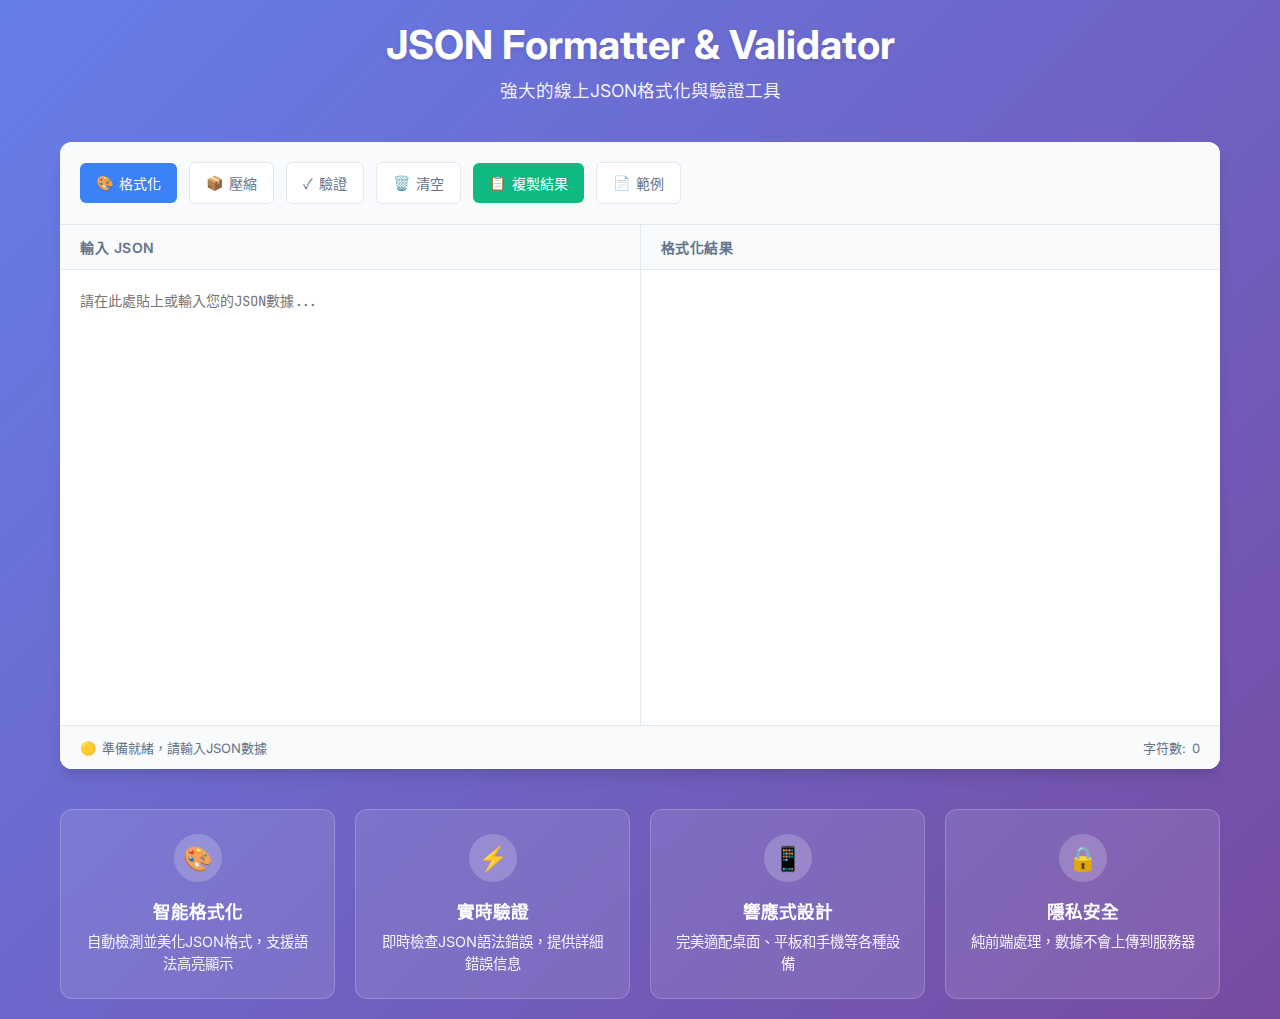
<file: index.html>
<!DOCTYPE html>
<html lang="zh-TW">
<head>
    <meta charset="UTF-8" />
    <meta name="viewport" content="width=device-width, initial-scale=1.0" />
    
    <!-- SEO Meta Tags -->
    <title>JSON Formatter & Validator - 免費線上JSON格式化工具</title>
    <meta name="description" content="免費的線上JSON格式化工具，支援JSON美化、壓縮、驗證和語法高亮。快速格式化和美化您的JSON數據，提高開發效率。" />
    <meta name="keywords" content="JSON formatter, JSON 格式化, JSON 美化, JSON validator, 線上工具, 開發工具" />
    <meta name="author" content="JSON Tools" />
    <meta name="robots" content="index, follow" />
    
    <!-- Open Graph Meta Tags -->
    <meta property="og:title" content="JSON Formatter & Validator - 免費線上JSON格式化工具" />
    <meta property="og:description" content="免費的線上JSON格式化工具，支援JSON美化、壓縮、驗證和語法高亮。" />
    <meta property="og:type" content="website" />
    <meta property="og:url" content="https://yoursite.com/json-formatter" />
    <meta property="og:image" content="/img/json-formatter-preview.jpg" />
    
    <!-- Twitter Card Meta Tags -->
    <meta name="twitter:card" content="summary_large_image" />
    <meta name="twitter:title" content="JSON Formatter & Validator" />
    <meta name="twitter:description" content="免費的線上JSON格式化工具，支援JSON美化、壓縮、驗證和語法高亮。" />
    
    <!-- Canonical URL -->
    <link rel="canonical" href="https://yoursite.com/json-formatter" />
    
    <!-- Favicon -->
    <link rel="icon" type="image/x-icon" href="/img/favicon.ico" />
    
    <!-- Fonts -->
    <link href="https://fonts.googleapis.com/css2?family=Inter:wght@300;400;500;600;700&family=JetBrains+Mono:wght@400;500&display=swap" rel="stylesheet">
    
    <!-- CSS -->
    <style>
        * {
            margin: 0;
            padding: 0;
            box-sizing: border-box;
        }

        :root {
            --primary-color: #3b82f6;
            --primary-hover: #2563eb;
            --secondary-color: #64748b;
            --success-color: #10b981;
            --error-color: #ef4444;
            --warning-color: #f59e0b;
            --bg-primary: #ffffff;
            --bg-secondary: #f8fafc;
            --bg-tertiary: #f1f5f9;
            --text-primary: #1e293b;
            --text-secondary: #64748b;
            --border-color: #e2e8f0;
            --shadow-sm: 0 1px 2px 0 rgb(0 0 0 / 0.05);
            --shadow-md: 0 4px 6px -1px rgb(0 0 0 / 0.1), 0 2px 4px -2px rgb(0 0 0 / 0.1);
            --shadow-lg: 0 10px 15px -3px rgb(0 0 0 / 0.1), 0 4px 6px -4px rgb(0 0 0 / 0.1);
            --radius-sm: 6px;
            --radius-md: 8px;
            --radius-lg: 12px;
        }

        body {
            font-family: 'Inter', -apple-system, BlinkMacSystemFont, 'Segoe UI', Roboto, sans-serif;
            background: linear-gradient(135deg, #667eea 0%, #764ba2 100%);
            min-height: 100vh;
            color: var(--text-primary);
        }

        .container {
            max-width: 1200px;
            margin: 0 auto;
            padding: 20px;
            min-height: 100vh;
        }

        /* Header */
        .header {
            text-align: center;
            margin-bottom: 40px;
            color: white;
        }

        .header h1 {
            font-size: 2.5rem;
            font-weight: 700;
            margin-bottom: 8px;
            text-shadow: 0 2px 4px rgba(0,0,0,0.1);
        }

        .header p {
            font-size: 1.1rem;
            opacity: 0.9;
            font-weight: 400;
        }

        /* Main Card */
        .main-card {
            background: var(--bg-primary);
            border-radius: var(--radius-lg);
            box-shadow: var(--shadow-lg);
            overflow: hidden;
            margin-bottom: 30px;
        }

        /* Toolbar */
        .toolbar {
            background: var(--bg-secondary);
            padding: 20px;
            border-bottom: 1px solid var(--border-color);
            display: flex;
            flex-wrap: wrap;
            gap: 12px;
            align-items: center;
        }

        .btn {
            padding: 10px 16px;
            border: none;
            border-radius: var(--radius-sm);
            font-weight: 500;
            font-size: 14px;
            cursor: pointer;
            transition: all 0.2s ease;
            display: inline-flex;
            align-items: center;
            gap: 6px;
            text-decoration: none;
        }

        .btn-primary {
            background: var(--primary-color);
            color: white;
        }

        .btn-primary:hover {
            background: var(--primary-hover);
            transform: translateY(-1px);
        }

        .btn-secondary {
            background: var(--bg-primary);
            color: var(--text-secondary);
            border: 1px solid var(--border-color);
        }

        .btn-secondary:hover {
            background: var(--bg-tertiary);
            color: var(--text-primary);
        }

        .btn-success {
            background: var(--success-color);
            color: white;
        }

        .btn-warning {
            background: var(--warning-color);
            color: white;
        }

        /* Editor Container */
        .editor-container {
            display: grid;
            grid-template-columns: 1fr 1fr;
            gap: 1px;
            background: var(--border-color);
            min-height: 500px;
        }

        .editor-panel {
            background: var(--bg-primary);
            display: flex;
            flex-direction: column;
        }

        .panel-header {
            background: var(--bg-secondary);
            padding: 12px 20px;
            border-bottom: 1px solid var(--border-color);
            font-weight: 600;
            font-size: 14px;
            color: var(--text-secondary);
            text-transform: uppercase;
            letter-spacing: 0.5px;
        }

        .editor {
            flex: 1;
            padding: 0;
            border: none;
            outline: none;
            font-family: 'JetBrains Mono', 'Consolas', 'Monaco', monospace;
            font-size: 14px;
            line-height: 1.6;
            resize: none;
            background: var(--bg-primary);
            color: var(--text-primary);
            padding: 20px;
        }

        .editor:focus {
            background: #fafbfc;
        }

        .output {
            flex: 1;
            padding: 20px;
            font-family: 'JetBrains Mono', 'Consolas', 'Monaco', monospace;
            font-size: 14px;
            line-height: 1.6;
            white-space: pre-wrap;
            overflow-y: auto;
            background: var(--bg-primary);
        }

        /* Status Bar */
        .status-bar {
            background: var(--bg-secondary);
            padding: 12px 20px;
            border-top: 1px solid var(--border-color);
            display: flex;
            justify-content: space-between;
            align-items: center;
            font-size: 13px;
            color: var(--text-secondary);
        }

        .status-item {
            display: flex;
            align-items: center;
            gap: 6px;
        }

        .status-valid {
            color: var(--success-color);
        }

        .status-error {
            color: var(--error-color);
        }

        /* JSON Syntax Highlighting */
        .json-string { color: #059669; }
        .json-number { color: #dc2626; }
        .json-boolean { color: #7c3aed; }
        .json-null { color: #6b7280; }
        .json-key { color: #1d4ed8; font-weight: 500; }
        .json-punctuation { color: #374151; }

        /* Error Message */
        .error-message {
            background: #fef2f2;
            border: 1px solid #fecaca;
            color: var(--error-color);
            padding: 16px;
            border-radius: var(--radius-sm);
            margin: 20px;
            font-family: 'JetBrains Mono', monospace;
            font-size: 13px;
        }

        /* Features Section */
        .features {
            display: grid;
            grid-template-columns: repeat(auto-fit, minmax(250px, 1fr));
            gap: 20px;
            margin-top: 40px;
        }

        .feature-card {
            background: rgba(255, 255, 255, 0.1);
            backdrop-filter: blur(10px);
            border: 1px solid rgba(255, 255, 255, 0.2);
            border-radius: var(--radius-lg);
            padding: 24px;
            color: white;
            text-align: center;
        }

        .feature-icon {
            width: 48px;
            height: 48px;
            margin: 0 auto 16px;
            background: rgba(255, 255, 255, 0.2);
            border-radius: 50%;
            display: flex;
            align-items: center;
            justify-content: center;
            font-size: 24px;
        }

        .feature-card h3 {
            font-size: 1.1rem;
            font-weight: 600;
            margin-bottom: 8px;
        }

        .feature-card p {
            font-size: 0.9rem;
            opacity: 0.9;
            line-height: 1.5;
        }

        /* Responsive Design */
        @media (max-width: 768px) {
            .container {
                padding: 15px;
            }

            .header h1 {
                font-size: 2rem;
            }

            .editor-container {
                grid-template-columns: 1fr;
                grid-template-rows: 300px 300px;
            }

            .toolbar {
                padding: 15px;
            }

            .btn {
                padding: 8px 12px;
                font-size: 13px;
            }
        }

        /* Loading Animation */
        .loading {
            display: inline-block;
            width: 16px;
            height: 16px;
            border: 2px solid rgba(255,255,255,0.3);
            border-radius: 50%;
            border-top-color: white;
            animation: spin 1s ease-in-out infinite;
        }

        @keyframes spin {
            to { transform: rotate(360deg); }
        }

        /* Copy Success Animation */
        .copy-success {
            background: var(--success-color) !important;
            transform: scale(0.95);
        }

        /* Tooltip */
        .tooltip {
            position: relative;
        }

        .tooltip:hover::after {
            content: attr(data-tooltip);
            position: absolute;
            bottom: 100%;
            left: 50%;
            transform: translateX(-50%);
            background: var(--text-primary);
            color: white;
            padding: 6px 12px;
            border-radius: var(--radius-sm);
            font-size: 12px;
            white-space: nowrap;
            z-index: 1000;
            margin-bottom: 5px;
        }

        .tooltip:hover::before {
            content: '';
            position: absolute;
            bottom: 100%;
            left: 50%;
            transform: translateX(-50%);
            border: 5px solid transparent;
            border-top-color: var(--text-primary);
            z-index: 1000;
        }
    </style>
</head>
<body>
    <div class="container">
        <!-- Header -->
        <header class="header">
            <h1>JSON Formatter & Validator</h1>
            <p>強大的線上JSON格式化與驗證工具</p>
        </header>

        <!-- Main Card -->
        <div class="main-card">
            <!-- Toolbar -->
            <div class="toolbar">
                <button class="btn btn-primary" onclick="formatJSON()" data-tooltip="格式化並美化JSON">
                    <span>🎨</span> 格式化
                </button>
                <button class="btn btn-secondary" onclick="minifyJSON()" data-tooltip="壓縮JSON移除空白">
                    <span>📦</span> 壓縮
                </button>
                <button class="btn btn-secondary" onclick="validateJSON()" data-tooltip="驗證JSON語法">
                    <span>✓</span> 驗證
                </button>
                <button class="btn btn-secondary" onclick="clearAll()" data-tooltip="清空所有內容">
                    <span>🗑️</span> 清空
                </button>
                <button class="btn btn-success" onclick="copyOutput()" data-tooltip="複製格式化結果">
                    <span>📋</span> 複製結果
                </button>
                <button class="btn btn-secondary" onclick="loadSample()" data-tooltip="載入範例JSON">
                    <span>📄</span> 範例
                </button>
            </div>

            <!-- Editor Container -->
            <div class="editor-container">
                <!-- Input Panel -->
                <div class="editor-panel">
                    <div class="panel-header">輸入 JSON</div>
                    <textarea 
                        id="jsonInput" 
                        class="editor" 
                        placeholder="請在此處貼上或輸入您的JSON數據..."
                        oninput="autoFormat()"
                    ></textarea>
                </div>

                <!-- Output Panel -->
                <div class="editor-panel">
                    <div class="panel-header">格式化結果</div>
                    <div id="jsonOutput" class="output"></div>
                </div>
            </div>

            <!-- Status Bar -->
            <div class="status-bar">
                <div class="status-item">
                    <span id="statusIndicator">🔴</span>
                    <span id="statusText">請輸入JSON數據</span>
                </div>
                <div class="status-item">
                    <span>字符數:</span>
                    <span id="charCount">0</span>
                </div>
            </div>
        </div>

        <!-- Features Section -->
        <div class="features">
            <div class="feature-card">
                <div class="feature-icon">🎨</div>
                <h3>智能格式化</h3>
                <p>自動檢測並美化JSON格式，支援語法高亮顯示</p>
            </div>
            <div class="feature-card">
                <div class="feature-icon">⚡</div>
                <h3>實時驗證</h3>
                <p>即時檢查JSON語法錯誤，提供詳細錯誤信息</p>
            </div>
            <div class="feature-card">
                <div class="feature-icon">📱</div>
                <h3>響應式設計</h3>
                <p>完美適配桌面、平板和手機等各種設備</p>
            </div>
            <div class="feature-card">
                <div class="feature-icon">🔒</div>
                <h3>隱私安全</h3>
                <p>純前端處理，數據不會上傳到服務器</p>
            </div>
        </div>
    </div>

    <!-- JavaScript -->
    <script>
        let isAutoFormatEnabled = true;
        
        // Auto format on input
        function autoFormat() {
            if (!isAutoFormatEnabled) return;
            
            const input = document.getElementById('jsonInput').value.trim();
            updateCharCount(input);
            
            if (input === '') {
                clearOutput();
                updateStatus('請輸入JSON數據', 'neutral');
                return;
            }
            
            try {
                const parsed = JSON.parse(input);
                const formatted = JSON.stringify(parsed, null, 2);
                displayFormattedJSON(formatted);
                updateStatus('JSON格式正確', 'valid');
            } catch (error) {
                displayError(error.message);
                updateStatus('JSON格式錯誤: ' + error.message, 'error');
            }
        }

        // Format JSON with indentation
        function formatJSON() {
            const input = document.getElementById('jsonInput').value.trim();
            
            if (input === '') {
                alert('請先輸入JSON數據');
                return;
            }
            
            try {
                const parsed = JSON.parse(input);
                const formatted = JSON.stringify(parsed, null, 2);
                displayFormattedJSON(formatted);
                updateStatus('JSON格式化完成', 'valid');
            } catch (error) {
                displayError(error.message);
                updateStatus('JSON格式錯誤: ' + error.message, 'error');
            }
        }

        // Minify JSON
        function minifyJSON() {
            const input = document.getElementById('jsonInput').value.trim();
            
            if (input === '') {
                alert('請先輸入JSON數據');
                return;
            }
            
            try {
                const parsed = JSON.parse(input);
                const minified = JSON.stringify(parsed);
                document.getElementById('jsonOutput').textContent = minified;
                updateStatus('JSON壓縮完成', 'valid');
            } catch (error) {
                displayError(error.message);
                updateStatus('JSON格式錯誤: ' + error.message, 'error');
            }
        }

        // Validate JSON only
        function validateJSON() {
            const input = document.getElementById('jsonInput').value.trim();
            
            if (input === '') {
                alert('請先輸入JSON數據');
                return;
            }
            
            try {
                JSON.parse(input);
                updateStatus('✅ JSON格式正確', 'valid');
                alert('JSON格式驗證通過！');
            } catch (error) {
                displayError(error.message);
                updateStatus('❌ JSON格式錯誤: ' + error.message, 'error');
                alert('JSON格式錯誤：\n' + error.message);
            }
        }

        // Display formatted JSON with syntax highlighting
        function displayFormattedJSON(json) {
            const highlighted = syntaxHighlight(json);
            document.getElementById('jsonOutput').innerHTML = highlighted;
        }

        // Display error message
        function displayError(message) {
            document.getElementById('jsonOutput').innerHTML = 
                `<div class="error-message">❌ JSON語法錯誤：\n${message}</div>`;
        }

        // Clear all content
        function clearAll() {
            document.getElementById('jsonInput').value = '';
            clearOutput();
            updateStatus('已清空所有內容', 'neutral');
            updateCharCount('');
        }

        // Clear output only
        function clearOutput() {
            document.getElementById('jsonOutput').innerHTML = '';
        }

        // Copy output to clipboard
        async function copyOutput() {
            const output = document.getElementById('jsonOutput');
            const text = output.textContent || output.innerText;
            
            if (!text.trim()) {
                alert('沒有可複製的內容');
                return;
            }
            
            try {
                await navigator.clipboard.writeText(text);
                
                // Visual feedback
                const button = event.target;
                const originalBg = button.style.background;
                button.classList.add('copy-success');
                button.innerHTML = '<span>✓</span> 已複製';
                
                setTimeout(() => {
                    button.classList.remove('copy-success');
                    button.innerHTML = '<span>📋</span> 複製結果';
                }, 1500);
                
                updateStatus('已複製到剪貼板', 'valid');
            } catch (err) {
                // Fallback for older browsers
                const textArea = document.createElement('textarea');
                textArea.value = text;
                document.body.appendChild(textArea);
                textArea.select();
                document.execCommand('copy');
                document.body.removeChild(textArea);
                
                alert('已複製到剪貼板');
                updateStatus('已複製到剪貼板', 'valid');
            }
        }

        // Load sample JSON
        function loadSample() {
            const sampleJSON = {
                "name": "張小明",
                "age": 30,
                "city": "台北",
                "isActive": true,
                "hobbies": ["閱讀", "旅行", "攝影"],
                "address": {
                    "street": "信義路100號",
                    "district": "信義區",
                    "zipCode": "110"
                },
                "phoneNumbers": [
                    {
                        "type": "home",
                        "number": "02-1234-5678"
                    },
                    {
                        "type": "mobile",
                        "number": "0912-345-678"
                    }
                ],
                "spouse": null,
                "salary": 75000.5
            };
            
            document.getElementById('jsonInput').value = JSON.stringify(sampleJSON, null, 2);
            autoFormat();
        }

        // Update status bar
        function updateStatus(message, type) {
            const indicator = document.getElementById('statusIndicator');
            const text = document.getElementById('statusText');
            
            text.textContent = message;
            
            switch(type) {
                case 'valid':
                    indicator.textContent = '🟢';
                    break;
                case 'error':
                    indicator.textContent = '🔴';
                    break;
                default:
                    indicator.textContent = '🟡';
            }
        }

        // Update character count
        function updateCharCount(text) {
            document.getElementById('charCount').textContent = text.length;
        }

        // Syntax highlighting for JSON
        function syntaxHighlight(json) {
            json = json.replace(/&/g, '&amp;').replace(/</g, '&lt;').replace(/>/g, '&gt;');
            
            return json.replace(
                /("(\\u[a-zA-Z0-9]{4}|\\[^u]|[^\\"])*"(\s*:)?|\b(true|false|null)\b|-?\d+(?:\.\d*)?(?:[eE][+\-]?\d+)?)/g,
                function (match) {
                    let cls = 'json-number';
                    if (/^"/.test(match)) {
                        if (/:$/.test(match)) {
                            cls = 'json-key';
                        } else {
                            cls = 'json-string';
                        }
                    } else if (/true|false/.test(match)) {
                        cls = 'json-boolean';
                    } else if (/null/.test(match)) {
                        cls = 'json-null';
                    }
                    return '<span class="' + cls + '">' + match + '</span>';
                }
            );
        }

        // Keyboard shortcuts
        document.addEventListener('keydown', function(e) {
            if (e.ctrlKey || e.metaKey) {
                switch(e.key) {
                    case 'Enter':
                        e.preventDefault();
                        formatJSON();
                        break;
                    case 'l':
                        e.preventDefault();
                        clearAll();
                        break;
                    case 'c':
                        if (e.shiftKey) {
                            e.preventDefault();
                            copyOutput();
                        }
                        break;
                }
            }
        });

        // Initialize
        document.addEventListener('DOMContentLoaded', function() {
            updateStatus('準備就緒，請輸入JSON數據', 'neutral');
            
            // Load sample on first visit
            if (localStorage.getItem('firstVisit') !== 'false') {
                setTimeout(() => {
                    if (document.getElementById('jsonInput').value.trim() === '') {
                        loadSample();
                    }
                }, 1000);
                localStorage.setItem('firstVisit', 'false');
            }
        });

        // Add structured data for SEO
        const structuredData = {
            "@context": "https://schema.org",
            "@type": "WebApplication",
            "name": "JSON Formatter & Validator",
            "description": "免費的線上JSON格式化工具，支援JSON美化、壓縮、驗證和語法高亮",
            "url": "https://yoursite.com/json-formatter",
            "applicationCategory": "DeveloperApplication",
            "operatingSystem": "Any",
            "permissions": "browser",
            "offers": {
                "@type": "Offer",
                "price": "0",
                "priceCurrency": "USD"
            },
            "author": {
                "@type": "Organization",
                "name": "JSON Tools"
            }
        };

        // Add structured data to head
        const script = document.createElement('script');
        script.type = 'application/ld+json';
        script.textContent = JSON.stringify(structuredData);
        document.head.appendChild(script);
    </script>
</body>
</html>
</file>
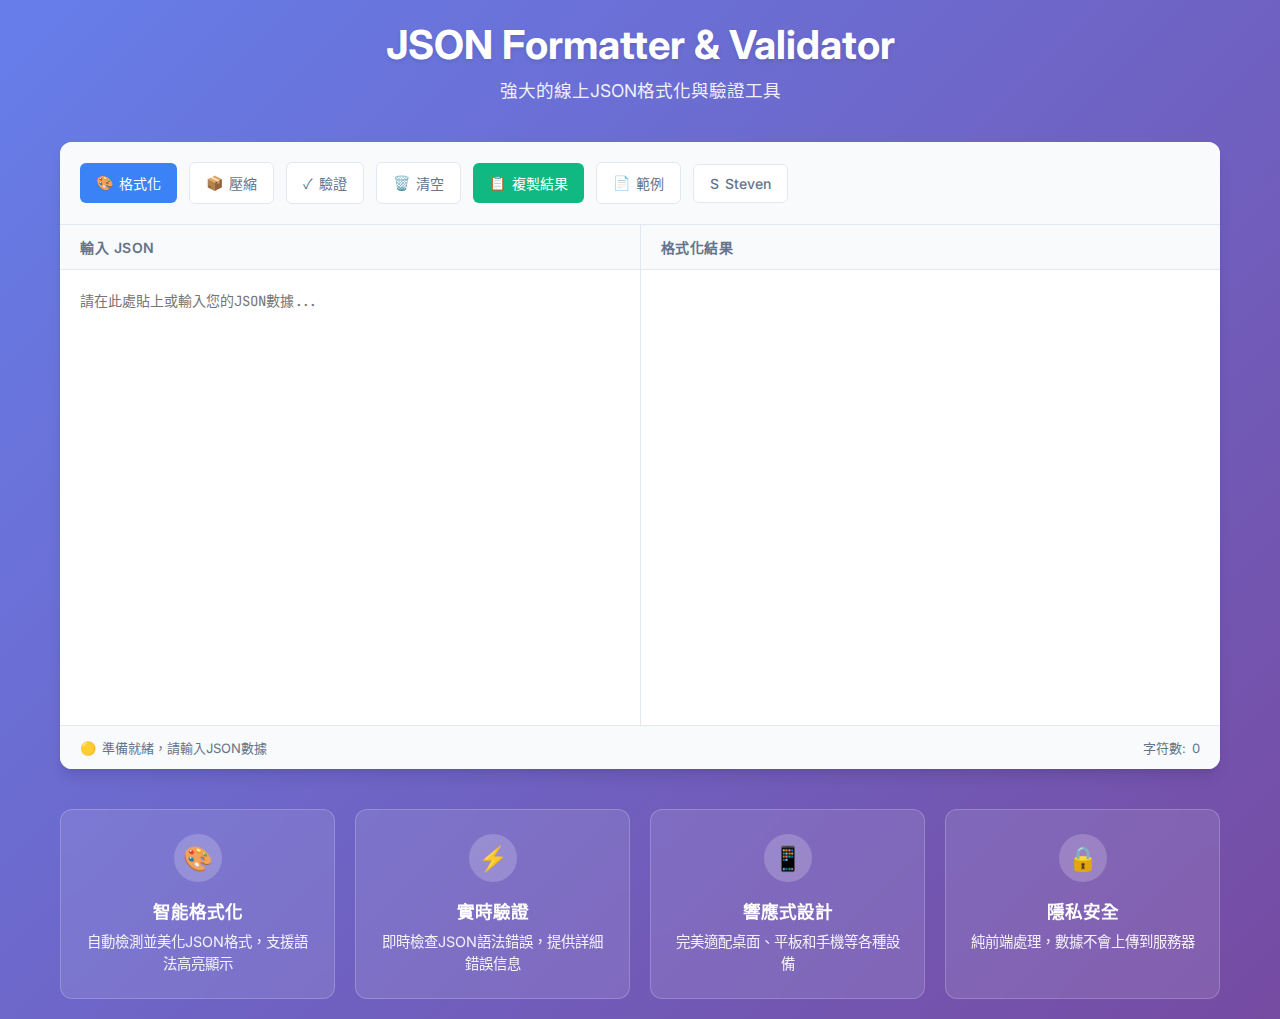
<file: pages/index.html>
<!DOCTYPE html>
<html lang="zh-TW">
<head>
    <meta charset="UTF-8" />
    <meta name="viewport" content="width=device-width, initial-scale=1.0" />
    
    <!-- SEO Meta Tags -->
    <title>JSON Formatter & Validator - 免費線上JSON格式化工具</title>
    <meta name="description" content="免費的線上JSON格式化工具，支援JSON美化、壓縮、驗證和語法高亮。快速格式化和美化您的JSON數據，提高開發效率。" />
    <meta name="keywords" content="JSON formatter, JSON 格式化, JSON 美化, JSON validator, 線上工具, 開發工具" />
    <meta name="author" content="JSON Tools" />
    <meta name="robots" content="index, follow" />
    
    <!-- Open Graph Meta Tags -->
    <meta property="og:title" content="JSON Formatter & Validator - 免費線上JSON格式化工具" />
    <meta property="og:description" content="免費的線上JSON格式化工具，支援JSON美化、壓縮、驗證和語法高亮。" />
    <meta property="og:type" content="website" />
    <meta property="og:url" content="https://yoursite.com/json-formatter" />
    <meta property="og:image" content="/img/json-formatter-preview.jpg" />
    
    <!-- Twitter Card Meta Tags -->
    <meta name="twitter:card" content="summary_large_image" />
    <meta name="twitter:title" content="JSON Formatter & Validator" />
    <meta name="twitter:description" content="免費的線上JSON格式化工具，支援JSON美化、壓縮、驗證和語法高亮。" />
    
    <!-- Canonical URL -->
    <link rel="canonical" href="https://yoursite.com/json-formatter" />
    
    <!-- Favicon -->
    <link rel="icon" type="image/x-icon" href="/img/favicon.ico" />
    
    <!-- Fonts -->
    <link href="https://fonts.googleapis.com/css2?family=Inter:wght@300;400;500;600;700&family=JetBrains+Mono:wght@400;500&display=swap" rel="stylesheet">
    
    <!-- CSS -->
    <style>
        * {
            margin: 0;
            padding: 0;
            box-sizing: border-box;
        }

        :root {
            --primary-color: #3b82f6;
            --primary-hover: #2563eb;
            --secondary-color: #64748b;
            --success-color: #10b981;
            --error-color: #ef4444;
            --warning-color: #f59e0b;
            --bg-primary: #ffffff;
            --bg-secondary: #f8fafc;
            --bg-tertiary: #f1f5f9;
            --text-primary: #1e293b;
            --text-secondary: #64748b;
            --border-color: #e2e8f0;
            --shadow-sm: 0 1px 2px 0 rgb(0 0 0 / 0.05);
            --shadow-md: 0 4px 6px -1px rgb(0 0 0 / 0.1), 0 2px 4px -2px rgb(0 0 0 / 0.1);
            --shadow-lg: 0 10px 15px -3px rgb(0 0 0 / 0.1), 0 4px 6px -4px rgb(0 0 0 / 0.1);
            --radius-sm: 6px;
            --radius-md: 8px;
            --radius-lg: 12px;
        }

        body {
            font-family: 'Inter', -apple-system, BlinkMacSystemFont, 'Segoe UI', Roboto, sans-serif;
            background: linear-gradient(135deg, #667eea 0%, #764ba2 100%);
            min-height: 100vh;
            color: var(--text-primary);
        }

        .container {
            max-width: 1200px;
            margin: 0 auto;
            padding: 20px;
            min-height: 100vh;
        }

        /* Header */
        .header {
            text-align: center;
            margin-bottom: 40px;
            color: white;
        }

        .header h1 {
            font-size: 2.5rem;
            font-weight: 700;
            margin-bottom: 8px;
            text-shadow: 0 2px 4px rgba(0,0,0,0.1);
        }

        .header p {
            font-size: 1.1rem;
            opacity: 0.9;
            font-weight: 400;
        }

        /* Main Card */
        .main-card {
            background: var(--bg-primary);
            border-radius: var(--radius-lg);
            box-shadow: var(--shadow-lg);
            overflow: hidden;
            margin-bottom: 30px;
        }

        /* Toolbar */
        .toolbar {
            background: var(--bg-secondary);
            padding: 20px;
            border-bottom: 1px solid var(--border-color);
            display: flex;
            flex-wrap: wrap;
            gap: 12px;
            align-items: center;
        }

        .btn {
            padding: 10px 16px;
            border: none;
            border-radius: var(--radius-sm);
            font-weight: 500;
            font-size: 14px;
            cursor: pointer;
            transition: all 0.2s ease;
            display: inline-flex;
            align-items: center;
            gap: 6px;
            text-decoration: none;
        }

        .btn-primary {
            background: var(--primary-color);
            color: white;
        }

        .btn-primary:hover {
            background: var(--primary-hover);
            transform: translateY(-1px);
        }

        .btn-secondary {
            background: var(--bg-primary);
            color: var(--text-secondary);
            border: 1px solid var(--border-color);
        }

        .btn-secondary:hover {
            background: var(--bg-tertiary);
            color: var(--text-primary);
        }

        .btn-success {
            background: var(--success-color);
            color: white;
        }

        .btn-warning {
            background: var(--warning-color);
            color: white;
        }

        /* Editor Container */
        .editor-container {
            display: grid;
            grid-template-columns: 1fr 1fr;
            gap: 1px;
            background: var(--border-color);
            min-height: 500px;
        }

        .editor-panel {
            background: var(--bg-primary);
            display: flex;
            flex-direction: column;
        }

        .panel-header {
            background: var(--bg-secondary);
            padding: 12px 20px;
            border-bottom: 1px solid var(--border-color);
            font-weight: 600;
            font-size: 14px;
            color: var(--text-secondary);
            text-transform: uppercase;
            letter-spacing: 0.5px;
        }

        .editor {
            flex: 1;
            padding: 0;
            border: none;
            outline: none;
            font-family: 'JetBrains Mono', 'Consolas', 'Monaco', monospace;
            font-size: 14px;
            line-height: 1.6;
            resize: none;
            background: var(--bg-primary);
            color: var(--text-primary);
            padding: 20px;
        }

        .editor:focus {
            background: #fafbfc;
        }

        .output {
            flex: 1;
            padding: 20px;
            font-family: 'JetBrains Mono', 'Consolas', 'Monaco', monospace;
            font-size: 14px;
            line-height: 1.6;
            white-space: pre-wrap;
            overflow-y: auto;
            background: var(--bg-primary);
        }

        /* Status Bar */
        .status-bar {
            background: var(--bg-secondary);
            padding: 12px 20px;
            border-top: 1px solid var(--border-color);
            display: flex;
            justify-content: space-between;
            align-items: center;
            font-size: 13px;
            color: var(--text-secondary);
        }

        .status-item {
            display: flex;
            align-items: center;
            gap: 6px;
        }

        .status-valid {
            color: var(--success-color);
        }

        .status-error {
            color: var(--error-color);
        }

        /* JSON Syntax Highlighting */
        .json-string { color: #059669; }
        .json-number { color: #dc2626; }
        .json-boolean { color: #7c3aed; }
        .json-null { color: #6b7280; }
        .json-key { color: #1d4ed8; font-weight: 500; }
        .json-punctuation { color: #374151; }

        /* Error Message */
        .error-message {
            background: #fef2f2;
            border: 1px solid #fecaca;
            color: var(--error-color);
            padding: 16px;
            border-radius: var(--radius-sm);
            margin: 20px;
            font-family: 'JetBrains Mono', monospace;
            font-size: 13px;
        }

        /* Features Section */
        .features {
            display: grid;
            grid-template-columns: repeat(auto-fit, minmax(250px, 1fr));
            gap: 20px;
            margin-top: 40px;
        }

        .feature-card {
            background: rgba(255, 255, 255, 0.1);
            backdrop-filter: blur(10px);
            border: 1px solid rgba(255, 255, 255, 0.2);
            border-radius: var(--radius-lg);
            padding: 24px;
            color: white;
            text-align: center;
        }

        .feature-icon {
            width: 48px;
            height: 48px;
            margin: 0 auto 16px;
            background: rgba(255, 255, 255, 0.2);
            border-radius: 50%;
            display: flex;
            align-items: center;
            justify-content: center;
            font-size: 24px;
        }

        .feature-card h3 {
            font-size: 1.1rem;
            font-weight: 600;
            margin-bottom: 8px;
        }

        .feature-card p {
            font-size: 0.9rem;
            opacity: 0.9;
            line-height: 1.5;
        }

        /* Responsive Design */
        @media (max-width: 768px) {
            .container {
                padding: 15px;
            }

            .header h1 {
                font-size: 2rem;
            }

            .editor-container {
                grid-template-columns: 1fr;
                grid-template-rows: 300px 300px;
            }

            .toolbar {
                padding: 15px;
            }

            .btn {
                padding: 8px 12px;
                font-size: 13px;
            }
        }

        /* Loading Animation */
        .loading {
            display: inline-block;
            width: 16px;
            height: 16px;
            border: 2px solid rgba(255,255,255,0.3);
            border-radius: 50%;
            border-top-color: white;
            animation: spin 1s ease-in-out infinite;
        }

        @keyframes spin {
            to { transform: rotate(360deg); }
        }

        /* Copy Success Animation */
        .copy-success {
            background: var(--success-color) !important;
            transform: scale(0.95);
        }

        /* Tooltip */
        .tooltip {
            position: relative;
        }

        .tooltip:hover::after {
            content: attr(data-tooltip);
            position: absolute;
            bottom: 100%;
            left: 50%;
            transform: translateX(-50%);
            background: var(--text-primary);
            color: white;
            padding: 6px 12px;
            border-radius: var(--radius-sm);
            font-size: 12px;
            white-space: nowrap;
            z-index: 1000;
            margin-bottom: 5px;
        }

        .tooltip:hover::before {
            content: '';
            position: absolute;
            bottom: 100%;
            left: 50%;
            transform: translateX(-50%);
            border: 5px solid transparent;
            border-top-color: var(--text-primary);
            z-index: 1000;
        }
    </style>
</head>
<body>
    <div class="container">
        <!-- Header -->
        <header class="header">
            <h1>JSON Formatter & Validator</h1>
            <p>強大的線上JSON格式化與驗證工具</p>
        </header>

        <!-- Main Card -->
        <div class="main-card">
            <!-- Toolbar -->
            <div class="toolbar">
                <button class="btn btn-primary" onclick="formatJSON()" data-tooltip="格式化並美化JSON">
                    <span>🎨</span> 格式化
                </button>
                <button class="btn btn-secondary" onclick="minifyJSON()" data-tooltip="壓縮JSON移除空白">
                    <span>📦</span> 壓縮
                </button>
                <button class="btn btn-secondary" onclick="validateJSON()" data-tooltip="驗證JSON語法">
                    <span>✓</span> 驗證
                </button>
                <button class="btn btn-secondary" onclick="clearAll()" data-tooltip="清空所有內容">
                    <span>🗑️</span> 清空
                </button>
                <button class="btn btn-success" onclick="copyOutput()" data-tooltip="複製格式化結果">
                    <span>📋</span> 複製結果
                </button>
                <button class="btn btn-secondary" onclick="loadSample()" data-tooltip="載入範例JSON">
                    <span>📄</span> 範例
                </button>
                <a class="btn btn-secondary" href="/steven.html" data-tooltip="載入Steven">
                    <span>S</span> Steven
                </a>
            </div>

            <!-- Editor Container -->
            <div class="editor-container">
                <!-- Input Panel -->
                <div class="editor-panel">
                    <div class="panel-header">輸入 JSON</div>
                    <textarea 
                        id="jsonInput" 
                        class="editor" 
                        placeholder="請在此處貼上或輸入您的JSON數據..."
                        oninput="autoFormat()"
                    ></textarea>
                </div>

                <!-- Output Panel -->
                <div class="editor-panel">
                    <div class="panel-header">格式化結果</div>
                    <div id="jsonOutput" class="output"></div>
                </div>
            </div>

            <!-- Status Bar -->
            <div class="status-bar">
                <div class="status-item">
                    <span id="statusIndicator">🔴</span>
                    <span id="statusText">請輸入JSON數據</span>
                </div>
                <div class="status-item">
                    <span>字符數:</span>
                    <span id="charCount">0</span>
                </div>
            </div>
        </div>

        <!-- Features Section -->
        <div class="features">
            <div class="feature-card">
                <div class="feature-icon">🎨</div>
                <h3>智能格式化</h3>
                <p>自動檢測並美化JSON格式，支援語法高亮顯示</p>
            </div>
            <div class="feature-card">
                <div class="feature-icon">⚡</div>
                <h3>實時驗證</h3>
                <p>即時檢查JSON語法錯誤，提供詳細錯誤信息</p>
            </div>
            <div class="feature-card">
                <div class="feature-icon">📱</div>
                <h3>響應式設計</h3>
                <p>完美適配桌面、平板和手機等各種設備</p>
            </div>
            <div class="feature-card">
                <div class="feature-icon">🔒</div>
                <h3>隱私安全</h3>
                <p>純前端處理，數據不會上傳到服務器</p>
            </div>
        </div>
    </div>

    <!-- JavaScript -->
    <script>
        let isAutoFormatEnabled = true;
        
        // Auto format on input
        function autoFormat() {
            if (!isAutoFormatEnabled) return;
            
            const input = document.getElementById('jsonInput').value.trim();
            updateCharCount(input);
            
            if (input === '') {
                clearOutput();
                updateStatus('請輸入JSON數據', 'neutral');
                return;
            }
            
            try {
                const parsed = JSON.parse(input);
                const formatted = JSON.stringify(parsed, null, 2);
                displayFormattedJSON(formatted);
                updateStatus('JSON格式正確', 'valid');
            } catch (error) {
                displayError(error.message);
                updateStatus('JSON格式錯誤: ' + error.message, 'error');
            }
        }

        // Format JSON with indentation
        function formatJSON() {
            const input = document.getElementById('jsonInput').value.trim();
            
            if (input === '') {
                alert('請先輸入JSON數據');
                return;
            }
            
            try {
                const parsed = JSON.parse(input);
                const formatted = JSON.stringify(parsed, null, 2);
                displayFormattedJSON(formatted);
                updateStatus('JSON格式化完成', 'valid');
            } catch (error) {
                displayError(error.message);
                updateStatus('JSON格式錯誤: ' + error.message, 'error');
            }
        }

        // Minify JSON
        function minifyJSON() {
            const input = document.getElementById('jsonInput').value.trim();
            
            if (input === '') {
                alert('請先輸入JSON數據');
                return;
            }
            
            try {
                const parsed = JSON.parse(input);
                const minified = JSON.stringify(parsed);
                document.getElementById('jsonOutput').textContent = minified;
                updateStatus('JSON壓縮完成', 'valid');
            } catch (error) {
                displayError(error.message);
                updateStatus('JSON格式錯誤: ' + error.message, 'error');
            }
        }

        // Validate JSON only
        function validateJSON() {
            const input = document.getElementById('jsonInput').value.trim();
            
            if (input === '') {
                alert('請先輸入JSON數據');
                return;
            }
            
            try {
                JSON.parse(input);
                updateStatus('✅ JSON格式正確', 'valid');
                alert('JSON格式驗證通過！');
            } catch (error) {
                displayError(error.message);
                updateStatus('❌ JSON格式錯誤: ' + error.message, 'error');
                alert('JSON格式錯誤：\n' + error.message);
            }
        }

        // Display formatted JSON with syntax highlighting
        function displayFormattedJSON(json) {
            const highlighted = syntaxHighlight(json);
            document.getElementById('jsonOutput').innerHTML = highlighted;
        }

        // Display error message
        function displayError(message) {
            document.getElementById('jsonOutput').innerHTML = 
                `<div class="error-message">❌ JSON語法錯誤：\n${message}</div>`;
        }

        // Clear all content
        function clearAll() {
            document.getElementById('jsonInput').value = '';
            clearOutput();
            updateStatus('已清空所有內容', 'neutral');
            updateCharCount('');
        }

        // Clear output only
        function clearOutput() {
            document.getElementById('jsonOutput').innerHTML = '';
        }

        // Copy output to clipboard
        async function copyOutput() {
            const output = document.getElementById('jsonOutput');
            const text = output.textContent || output.innerText;
            
            if (!text.trim()) {
                alert('沒有可複製的內容');
                return;
            }
            
            try {
                await navigator.clipboard.writeText(text);
                
                // Visual feedback
                const button = event.target;
                const originalBg = button.style.background;
                button.classList.add('copy-success');
                button.innerHTML = '<span>✓</span> 已複製';
                
                setTimeout(() => {
                    button.classList.remove('copy-success');
                    button.innerHTML = '<span>📋</span> 複製結果';
                }, 1500);
                
                updateStatus('已複製到剪貼板', 'valid');
            } catch (err) {
                // Fallback for older browsers
                const textArea = document.createElement('textarea');
                textArea.value = text;
                document.body.appendChild(textArea);
                textArea.select();
                document.execCommand('copy');
                document.body.removeChild(textArea);
                
                alert('已複製到剪貼板');
                updateStatus('已複製到剪貼板', 'valid');
            }
        }

        // Load sample JSON
        function loadSample() {
            const sampleJSON = {
                "name": "張小明",
                "age": 30,
                "city": "台北",
                "isActive": true,
                "hobbies": ["閱讀", "旅行", "攝影"],
                "address": {
                    "street": "信義路100號",
                    "district": "信義區",
                    "zipCode": "110"
                },
                "phoneNumbers": [
                    {
                        "type": "home",
                        "number": "02-1234-5678"
                    },
                    {
                        "type": "mobile",
                        "number": "0912-345-678"
                    }
                ],
                "spouse": null,
                "salary": 75000.5
            };
            
            document.getElementById('jsonInput').value = JSON.stringify(sampleJSON, null, 2);
            autoFormat();
        }

        // Update status bar
        function updateStatus(message, type) {
            const indicator = document.getElementById('statusIndicator');
            const text = document.getElementById('statusText');
            
            text.textContent = message;
            
            switch(type) {
                case 'valid':
                    indicator.textContent = '🟢';
                    break;
                case 'error':
                    indicator.textContent = '🔴';
                    break;
                default:
                    indicator.textContent = '🟡';
            }
        }

        // Update character count
        function updateCharCount(text) {
            document.getElementById('charCount').textContent = text.length;
        }

        // Syntax highlighting for JSON
        function syntaxHighlight(json) {
            json = json.replace(/&/g, '&amp;').replace(/</g, '&lt;').replace(/>/g, '&gt;');
            
            return json.replace(
                /("(\\u[a-zA-Z0-9]{4}|\\[^u]|[^\\"])*"(\s*:)?|\b(true|false|null)\b|-?\d+(?:\.\d*)?(?:[eE][+\-]?\d+)?)/g,
                function (match) {
                    let cls = 'json-number';
                    if (/^"/.test(match)) {
                        if (/:$/.test(match)) {
                            cls = 'json-key';
                        } else {
                            cls = 'json-string';
                        }
                    } else if (/true|false/.test(match)) {
                        cls = 'json-boolean';
                    } else if (/null/.test(match)) {
                        cls = 'json-null';
                    }
                    return '<span class="' + cls + '">' + match + '</span>';
                }
            );
        }

        // Keyboard shortcuts
        document.addEventListener('keydown', function(e) {
            if (e.ctrlKey || e.metaKey) {
                switch(e.key) {
                    case 'Enter':
                        e.preventDefault();
                        formatJSON();
                        break;
                    case 'l':
                        e.preventDefault();
                        clearAll();
                        break;
                    case 'c':
                        if (e.shiftKey) {
                            e.preventDefault();
                            copyOutput();
                        }
                        break;
                }
            }
        });

        // Initialize
        document.addEventListener('DOMContentLoaded', function() {
            updateStatus('準備就緒，請輸入JSON數據', 'neutral');
            
            // Load sample on first visit
            if (localStorage.getItem('firstVisit') !== 'false') {
                setTimeout(() => {
                    if (document.getElementById('jsonInput').value.trim() === '') {
                        loadSample();
                    }
                }, 1000);
                localStorage.setItem('firstVisit', 'false');
            }
        });

        // Add structured data for SEO
        const structuredData = {
            "@context": "https://schema.org",
            "@type": "WebApplication",
            "name": "JSON Formatter & Validator",
            "description": "免費的線上JSON格式化工具，支援JSON美化、壓縮、驗證和語法高亮",
            "url": "https://yoursite.com/json-formatter",
            "applicationCategory": "DeveloperApplication",
            "operatingSystem": "Any",
            "permissions": "browser",
            "offers": {
                "@type": "Offer",
                "price": "0",
                "priceCurrency": "USD"
            },
            "author": {
                "@type": "Organization",
                "name": "JSON Tools"
            }
        };

        // Add structured data to head
        const script = document.createElement('script');
        script.type = 'application/ld+json';
        script.textContent = JSON.stringify(structuredData);
        document.head.appendChild(script);
    </script>
</body>
</html>
</file>
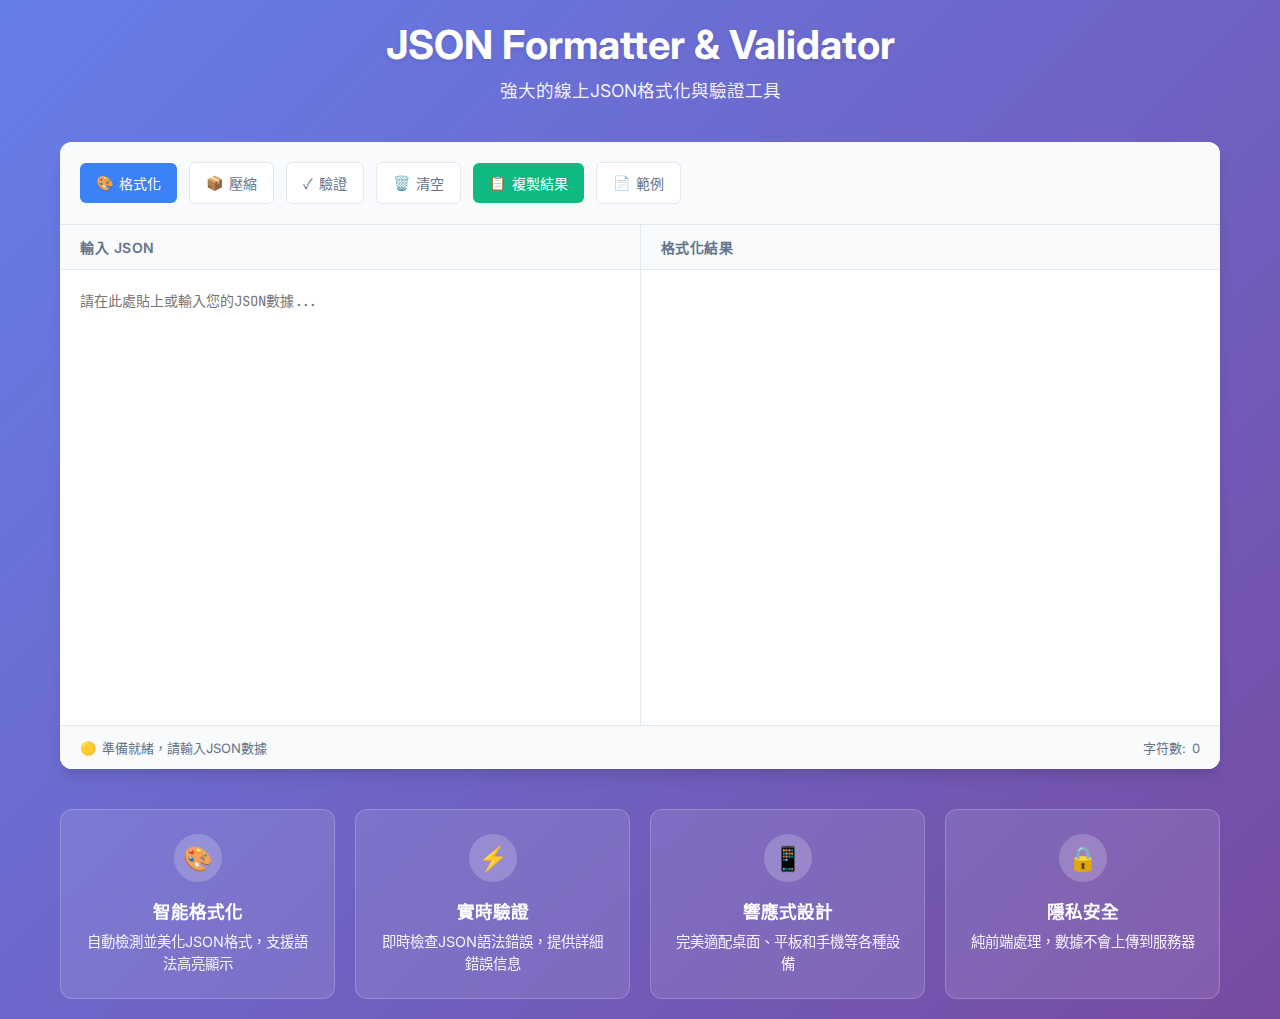
<file: public/index.html>
<!DOCTYPE html>
<html lang="zh-TW">
<head>
    <meta charset="UTF-8" />
    <meta name="viewport" content="width=device-width, initial-scale=1.0" />
    
    <!-- SEO Meta Tags -->
    <title>JSON Formatter & Validator - 免費線上JSON格式化工具</title>
    <meta name="description" content="免費的線上JSON格式化工具，支援JSON美化、壓縮、驗證和語法高亮。快速格式化和美化您的JSON數據，提高開發效率。" />
    <meta name="keywords" content="JSON formatter, JSON 格式化, JSON 美化, JSON validator, 線上工具, 開發工具" />
    <meta name="author" content="JSON Tools" />
    <meta name="robots" content="index, follow" />
    
    <!-- Open Graph Meta Tags -->
    <meta property="og:title" content="JSON Formatter & Validator - 免費線上JSON格式化工具" />
    <meta property="og:description" content="免費的線上JSON格式化工具，支援JSON美化、壓縮、驗證和語法高亮。" />
    <meta property="og:type" content="website" />
    <meta property="og:url" content="https://yoursite.com/json-formatter" />
    <meta property="og:image" content="/img/json-formatter-preview.jpg" />
    
    <!-- Twitter Card Meta Tags -->
    <meta name="twitter:card" content="summary_large_image" />
    <meta name="twitter:title" content="JSON Formatter & Validator" />
    <meta name="twitter:description" content="免費的線上JSON格式化工具，支援JSON美化、壓縮、驗證和語法高亮。" />
    
    <!-- Canonical URL -->
    <link rel="canonical" href="https://yoursite.com/json-formatter" />
    
    <!-- Favicon -->
    <link rel="icon" type="image/x-icon" href="/img/favicon.ico" />
    
    <!-- Fonts -->
    <link href="https://fonts.googleapis.com/css2?family=Inter:wght@300;400;500;600;700&family=JetBrains+Mono:wght@400;500&display=swap" rel="stylesheet">
    
    <!-- CSS -->
    <style>
        * {
            margin: 0;
            padding: 0;
            box-sizing: border-box;
        }

        :root {
            --primary-color: #3b82f6;
            --primary-hover: #2563eb;
            --secondary-color: #64748b;
            --success-color: #10b981;
            --error-color: #ef4444;
            --warning-color: #f59e0b;
            --bg-primary: #ffffff;
            --bg-secondary: #f8fafc;
            --bg-tertiary: #f1f5f9;
            --text-primary: #1e293b;
            --text-secondary: #64748b;
            --border-color: #e2e8f0;
            --shadow-sm: 0 1px 2px 0 rgb(0 0 0 / 0.05);
            --shadow-md: 0 4px 6px -1px rgb(0 0 0 / 0.1), 0 2px 4px -2px rgb(0 0 0 / 0.1);
            --shadow-lg: 0 10px 15px -3px rgb(0 0 0 / 0.1), 0 4px 6px -4px rgb(0 0 0 / 0.1);
            --radius-sm: 6px;
            --radius-md: 8px;
            --radius-lg: 12px;
        }

        body {
            font-family: 'Inter', -apple-system, BlinkMacSystemFont, 'Segoe UI', Roboto, sans-serif;
            background: linear-gradient(135deg, #667eea 0%, #764ba2 100%);
            min-height: 100vh;
            color: var(--text-primary);
        }

        .container {
            max-width: 1200px;
            margin: 0 auto;
            padding: 20px;
            min-height: 100vh;
        }

        /* Header */
        .header {
            text-align: center;
            margin-bottom: 40px;
            color: white;
        }

        .header h1 {
            font-size: 2.5rem;
            font-weight: 700;
            margin-bottom: 8px;
            text-shadow: 0 2px 4px rgba(0,0,0,0.1);
        }

        .header p {
            font-size: 1.1rem;
            opacity: 0.9;
            font-weight: 400;
        }

        /* Main Card */
        .main-card {
            background: var(--bg-primary);
            border-radius: var(--radius-lg);
            box-shadow: var(--shadow-lg);
            overflow: hidden;
            margin-bottom: 30px;
        }

        /* Toolbar */
        .toolbar {
            background: var(--bg-secondary);
            padding: 20px;
            border-bottom: 1px solid var(--border-color);
            display: flex;
            flex-wrap: wrap;
            gap: 12px;
            align-items: center;
        }

        .btn {
            padding: 10px 16px;
            border: none;
            border-radius: var(--radius-sm);
            font-weight: 500;
            font-size: 14px;
            cursor: pointer;
            transition: all 0.2s ease;
            display: inline-flex;
            align-items: center;
            gap: 6px;
            text-decoration: none;
        }

        .btn-primary {
            background: var(--primary-color);
            color: white;
        }

        .btn-primary:hover {
            background: var(--primary-hover);
            transform: translateY(-1px);
        }

        .btn-secondary {
            background: var(--bg-primary);
            color: var(--text-secondary);
            border: 1px solid var(--border-color);
        }

        .btn-secondary:hover {
            background: var(--bg-tertiary);
            color: var(--text-primary);
        }

        .btn-success {
            background: var(--success-color);
            color: white;
        }

        .btn-warning {
            background: var(--warning-color);
            color: white;
        }

        /* Editor Container */
        .editor-container {
            display: grid;
            grid-template-columns: 1fr 1fr;
            gap: 1px;
            background: var(--border-color);
            min-height: 500px;
        }

        .editor-panel {
            background: var(--bg-primary);
            display: flex;
            flex-direction: column;
        }

        .panel-header {
            background: var(--bg-secondary);
            padding: 12px 20px;
            border-bottom: 1px solid var(--border-color);
            font-weight: 600;
            font-size: 14px;
            color: var(--text-secondary);
            text-transform: uppercase;
            letter-spacing: 0.5px;
        }

        .editor {
            flex: 1;
            padding: 0;
            border: none;
            outline: none;
            font-family: 'JetBrains Mono', 'Consolas', 'Monaco', monospace;
            font-size: 14px;
            line-height: 1.6;
            resize: none;
            background: var(--bg-primary);
            color: var(--text-primary);
            padding: 20px;
        }

        .editor:focus {
            background: #fafbfc;
        }

        .output {
            flex: 1;
            padding: 20px;
            font-family: 'JetBrains Mono', 'Consolas', 'Monaco', monospace;
            font-size: 14px;
            line-height: 1.6;
            white-space: pre-wrap;
            overflow-y: auto;
            background: var(--bg-primary);
        }

        /* Status Bar */
        .status-bar {
            background: var(--bg-secondary);
            padding: 12px 20px;
            border-top: 1px solid var(--border-color);
            display: flex;
            justify-content: space-between;
            align-items: center;
            font-size: 13px;
            color: var(--text-secondary);
        }

        .status-item {
            display: flex;
            align-items: center;
            gap: 6px;
        }

        .status-valid {
            color: var(--success-color);
        }

        .status-error {
            color: var(--error-color);
        }

        /* JSON Syntax Highlighting */
        .json-string { color: #059669; }
        .json-number { color: #dc2626; }
        .json-boolean { color: #7c3aed; }
        .json-null { color: #6b7280; }
        .json-key { color: #1d4ed8; font-weight: 500; }
        .json-punctuation { color: #374151; }

        /* Error Message */
        .error-message {
            background: #fef2f2;
            border: 1px solid #fecaca;
            color: var(--error-color);
            padding: 16px;
            border-radius: var(--radius-sm);
            margin: 20px;
            font-family: 'JetBrains Mono', monospace;
            font-size: 13px;
        }

        /* Features Section */
        .features {
            display: grid;
            grid-template-columns: repeat(auto-fit, minmax(250px, 1fr));
            gap: 20px;
            margin-top: 40px;
        }

        .feature-card {
            background: rgba(255, 255, 255, 0.1);
            backdrop-filter: blur(10px);
            border: 1px solid rgba(255, 255, 255, 0.2);
            border-radius: var(--radius-lg);
            padding: 24px;
            color: white;
            text-align: center;
        }

        .feature-icon {
            width: 48px;
            height: 48px;
            margin: 0 auto 16px;
            background: rgba(255, 255, 255, 0.2);
            border-radius: 50%;
            display: flex;
            align-items: center;
            justify-content: center;
            font-size: 24px;
        }

        .feature-card h3 {
            font-size: 1.1rem;
            font-weight: 600;
            margin-bottom: 8px;
        }

        .feature-card p {
            font-size: 0.9rem;
            opacity: 0.9;
            line-height: 1.5;
        }

        /* Responsive Design */
        @media (max-width: 768px) {
            .container {
                padding: 15px;
            }

            .header h1 {
                font-size: 2rem;
            }

            .editor-container {
                grid-template-columns: 1fr;
                grid-template-rows: 300px 300px;
            }

            .toolbar {
                padding: 15px;
            }

            .btn {
                padding: 8px 12px;
                font-size: 13px;
            }
        }

        /* Loading Animation */
        .loading {
            display: inline-block;
            width: 16px;
            height: 16px;
            border: 2px solid rgba(255,255,255,0.3);
            border-radius: 50%;
            border-top-color: white;
            animation: spin 1s ease-in-out infinite;
        }

        @keyframes spin {
            to { transform: rotate(360deg); }
        }

        /* Copy Success Animation */
        .copy-success {
            background: var(--success-color) !important;
            transform: scale(0.95);
        }

        /* Tooltip */
        .tooltip {
            position: relative;
        }

        .tooltip:hover::after {
            content: attr(data-tooltip);
            position: absolute;
            bottom: 100%;
            left: 50%;
            transform: translateX(-50%);
            background: var(--text-primary);
            color: white;
            padding: 6px 12px;
            border-radius: var(--radius-sm);
            font-size: 12px;
            white-space: nowrap;
            z-index: 1000;
            margin-bottom: 5px;
        }

        .tooltip:hover::before {
            content: '';
            position: absolute;
            bottom: 100%;
            left: 50%;
            transform: translateX(-50%);
            border: 5px solid transparent;
            border-top-color: var(--text-primary);
            z-index: 1000;
        }
    </style>
</head>
<body>
    <div class="container">
        <!-- Header -->
        <header class="header">
            <h1>JSON Formatter & Validator</h1>
            <p>強大的線上JSON格式化與驗證工具</p>
        </header>

        <!-- Main Card -->
        <div class="main-card">
            <!-- Toolbar -->
            <div class="toolbar">
                <button class="btn btn-primary" onclick="formatJSON()" data-tooltip="格式化並美化JSON">
                    <span>🎨</span> 格式化
                </button>
                <button class="btn btn-secondary" onclick="minifyJSON()" data-tooltip="壓縮JSON移除空白">
                    <span>📦</span> 壓縮
                </button>
                <button class="btn btn-secondary" onclick="validateJSON()" data-tooltip="驗證JSON語法">
                    <span>✓</span> 驗證
                </button>
                <button class="btn btn-secondary" onclick="clearAll()" data-tooltip="清空所有內容">
                    <span>🗑️</span> 清空
                </button>
                <button class="btn btn-success" onclick="copyOutput()" data-tooltip="複製格式化結果">
                    <span>📋</span> 複製結果
                </button>
                <button class="btn btn-secondary" onclick="loadSample()" data-tooltip="載入範例JSON">
                    <span>📄</span> 範例
                </button>
            </div>

            <!-- Editor Container -->
            <div class="editor-container">
                <!-- Input Panel -->
                <div class="editor-panel">
                    <div class="panel-header">輸入 JSON</div>
                    <textarea 
                        id="jsonInput" 
                        class="editor" 
                        placeholder="請在此處貼上或輸入您的JSON數據..."
                        oninput="autoFormat()"
                    ></textarea>
                </div>

                <!-- Output Panel -->
                <div class="editor-panel">
                    <div class="panel-header">格式化結果</div>
                    <div id="jsonOutput" class="output"></div>
                </div>
            </div>

            <!-- Status Bar -->
            <div class="status-bar">
                <div class="status-item">
                    <span id="statusIndicator">🔴</span>
                    <span id="statusText">請輸入JSON數據</span>
                </div>
                <div class="status-item">
                    <span>字符數:</span>
                    <span id="charCount">0</span>
                </div>
            </div>
        </div>

        <!-- Features Section -->
        <div class="features">
            <div class="feature-card">
                <div class="feature-icon">🎨</div>
                <h3>智能格式化</h3>
                <p>自動檢測並美化JSON格式，支援語法高亮顯示</p>
            </div>
            <div class="feature-card">
                <div class="feature-icon">⚡</div>
                <h3>實時驗證</h3>
                <p>即時檢查JSON語法錯誤，提供詳細錯誤信息</p>
            </div>
            <div class="feature-card">
                <div class="feature-icon">📱</div>
                <h3>響應式設計</h3>
                <p>完美適配桌面、平板和手機等各種設備</p>
            </div>
            <div class="feature-card">
                <div class="feature-icon">🔒</div>
                <h3>隱私安全</h3>
                <p>純前端處理，數據不會上傳到服務器</p>
            </div>
        </div>
    </div>

    <!-- JavaScript -->
    <script>
        let isAutoFormatEnabled = true;
        
        // Auto format on input
        function autoFormat() {
            if (!isAutoFormatEnabled) return;
            
            const input = document.getElementById('jsonInput').value.trim();
            updateCharCount(input);
            
            if (input === '') {
                clearOutput();
                updateStatus('請輸入JSON數據', 'neutral');
                return;
            }
            
            try {
                const parsed = JSON.parse(input);
                const formatted = JSON.stringify(parsed, null, 2);
                displayFormattedJSON(formatted);
                updateStatus('JSON格式正確', 'valid');
            } catch (error) {
                displayError(error.message);
                updateStatus('JSON格式錯誤: ' + error.message, 'error');
            }
        }

        // Format JSON with indentation
        function formatJSON() {
            const input = document.getElementById('jsonInput').value.trim();
            
            if (input === '') {
                alert('請先輸入JSON數據');
                return;
            }
            
            try {
                const parsed = JSON.parse(input);
                const formatted = JSON.stringify(parsed, null, 2);
                displayFormattedJSON(formatted);
                updateStatus('JSON格式化完成', 'valid');
            } catch (error) {
                displayError(error.message);
                updateStatus('JSON格式錯誤: ' + error.message, 'error');
            }
        }

        // Minify JSON
        function minifyJSON() {
            const input = document.getElementById('jsonInput').value.trim();
            
            if (input === '') {
                alert('請先輸入JSON數據');
                return;
            }
            
            try {
                const parsed = JSON.parse(input);
                const minified = JSON.stringify(parsed);
                document.getElementById('jsonOutput').textContent = minified;
                updateStatus('JSON壓縮完成', 'valid');
            } catch (error) {
                displayError(error.message);
                updateStatus('JSON格式錯誤: ' + error.message, 'error');
            }
        }

        // Validate JSON only
        function validateJSON() {
            const input = document.getElementById('jsonInput').value.trim();
            
            if (input === '') {
                alert('請先輸入JSON數據');
                return;
            }
            
            try {
                JSON.parse(input);
                updateStatus('✅ JSON格式正確', 'valid');
                alert('JSON格式驗證通過！');
            } catch (error) {
                displayError(error.message);
                updateStatus('❌ JSON格式錯誤: ' + error.message, 'error');
                alert('JSON格式錯誤：\n' + error.message);
            }
        }

        // Display formatted JSON with syntax highlighting
        function displayFormattedJSON(json) {
            const highlighted = syntaxHighlight(json);
            document.getElementById('jsonOutput').innerHTML = highlighted;
        }

        // Display error message
        function displayError(message) {
            document.getElementById('jsonOutput').innerHTML = 
                `<div class="error-message">❌ JSON語法錯誤：\n${message}</div>`;
        }

        // Clear all content
        function clearAll() {
            document.getElementById('jsonInput').value = '';
            clearOutput();
            updateStatus('已清空所有內容', 'neutral');
            updateCharCount('');
        }

        // Clear output only
        function clearOutput() {
            document.getElementById('jsonOutput').innerHTML = '';
        }

        // Copy output to clipboard
        async function copyOutput() {
            const output = document.getElementById('jsonOutput');
            const text = output.textContent || output.innerText;
            
            if (!text.trim()) {
                alert('沒有可複製的內容');
                return;
            }
            
            try {
                await navigator.clipboard.writeText(text);
                
                // Visual feedback
                const button = event.target;
                const originalBg = button.style.background;
                button.classList.add('copy-success');
                button.innerHTML = '<span>✓</span> 已複製';
                
                setTimeout(() => {
                    button.classList.remove('copy-success');
                    button.innerHTML = '<span>📋</span> 複製結果';
                }, 1500);
                
                updateStatus('已複製到剪貼板', 'valid');
            } catch (err) {
                // Fallback for older browsers
                const textArea = document.createElement('textarea');
                textArea.value = text;
                document.body.appendChild(textArea);
                textArea.select();
                document.execCommand('copy');
                document.body.removeChild(textArea);
                
                alert('已複製到剪貼板');
                updateStatus('已複製到剪貼板', 'valid');
            }
        }

        // Load sample JSON
        function loadSample() {
            const sampleJSON = {
                "name": "張小明",
                "age": 30,
                "city": "台北",
                "isActive": true,
                "hobbies": ["閱讀", "旅行", "攝影"],
                "address": {
                    "street": "信義路100號",
                    "district": "信義區",
                    "zipCode": "110"
                },
                "phoneNumbers": [
                    {
                        "type": "home",
                        "number": "02-1234-5678"
                    },
                    {
                        "type": "mobile",
                        "number": "0912-345-678"
                    }
                ],
                "spouse": null,
                "salary": 75000.5
            };
            
            document.getElementById('jsonInput').value = JSON.stringify(sampleJSON, null, 2);
            autoFormat();
        }

        // Update status bar
        function updateStatus(message, type) {
            const indicator = document.getElementById('statusIndicator');
            const text = document.getElementById('statusText');
            
            text.textContent = message;
            
            switch(type) {
                case 'valid':
                    indicator.textContent = '🟢';
                    break;
                case 'error':
                    indicator.textContent = '🔴';
                    break;
                default:
                    indicator.textContent = '🟡';
            }
        }

        // Update character count
        function updateCharCount(text) {
            document.getElementById('charCount').textContent = text.length;
        }

        // Syntax highlighting for JSON
        function syntaxHighlight(json) {
            json = json.replace(/&/g, '&amp;').replace(/</g, '&lt;').replace(/>/g, '&gt;');
            
            return json.replace(
                /("(\\u[a-zA-Z0-9]{4}|\\[^u]|[^\\"])*"(\s*:)?|\b(true|false|null)\b|-?\d+(?:\.\d*)?(?:[eE][+\-]?\d+)?)/g,
                function (match) {
                    let cls = 'json-number';
                    if (/^"/.test(match)) {
                        if (/:$/.test(match)) {
                            cls = 'json-key';
                        } else {
                            cls = 'json-string';
                        }
                    } else if (/true|false/.test(match)) {
                        cls = 'json-boolean';
                    } else if (/null/.test(match)) {
                        cls = 'json-null';
                    }
                    return '<span class="' + cls + '">' + match + '</span>';
                }
            );
        }

        // Keyboard shortcuts
        document.addEventListener('keydown', function(e) {
            if (e.ctrlKey || e.metaKey) {
                switch(e.key) {
                    case 'Enter':
                        e.preventDefault();
                        formatJSON();
                        break;
                    case 'l':
                        e.preventDefault();
                        clearAll();
                        break;
                    case 'c':
                        if (e.shiftKey) {
                            e.preventDefault();
                            copyOutput();
                        }
                        break;
                }
            }
        });

        // Initialize
        document.addEventListener('DOMContentLoaded', function() {
            updateStatus('準備就緒，請輸入JSON數據', 'neutral');
            
            // Load sample on first visit
            if (localStorage.getItem('firstVisit') !== 'false') {
                setTimeout(() => {
                    if (document.getElementById('jsonInput').value.trim() === '') {
                        loadSample();
                    }
                }, 1000);
                localStorage.setItem('firstVisit', 'false');
            }
        });

        // Add structured data for SEO
        const structuredData = {
            "@context": "https://schema.org",
            "@type": "WebApplication",
            "name": "JSON Formatter & Validator",
            "description": "免費的線上JSON格式化工具，支援JSON美化、壓縮、驗證和語法高亮",
            "url": "https://yoursite.com/json-formatter",
            "applicationCategory": "DeveloperApplication",
            "operatingSystem": "Any",
            "permissions": "browser",
            "offers": {
                "@type": "Offer",
                "price": "0",
                "priceCurrency": "USD"
            },
            "author": {
                "@type": "Organization",
                "name": "JSON Tools"
            }
        };

        // Add structured data to head
        const script = document.createElement('script');
        script.type = 'application/ld+json';
        script.textContent = JSON.stringify(structuredData);
        document.head.appendChild(script);
    </script>
</body>
</html>
</file>
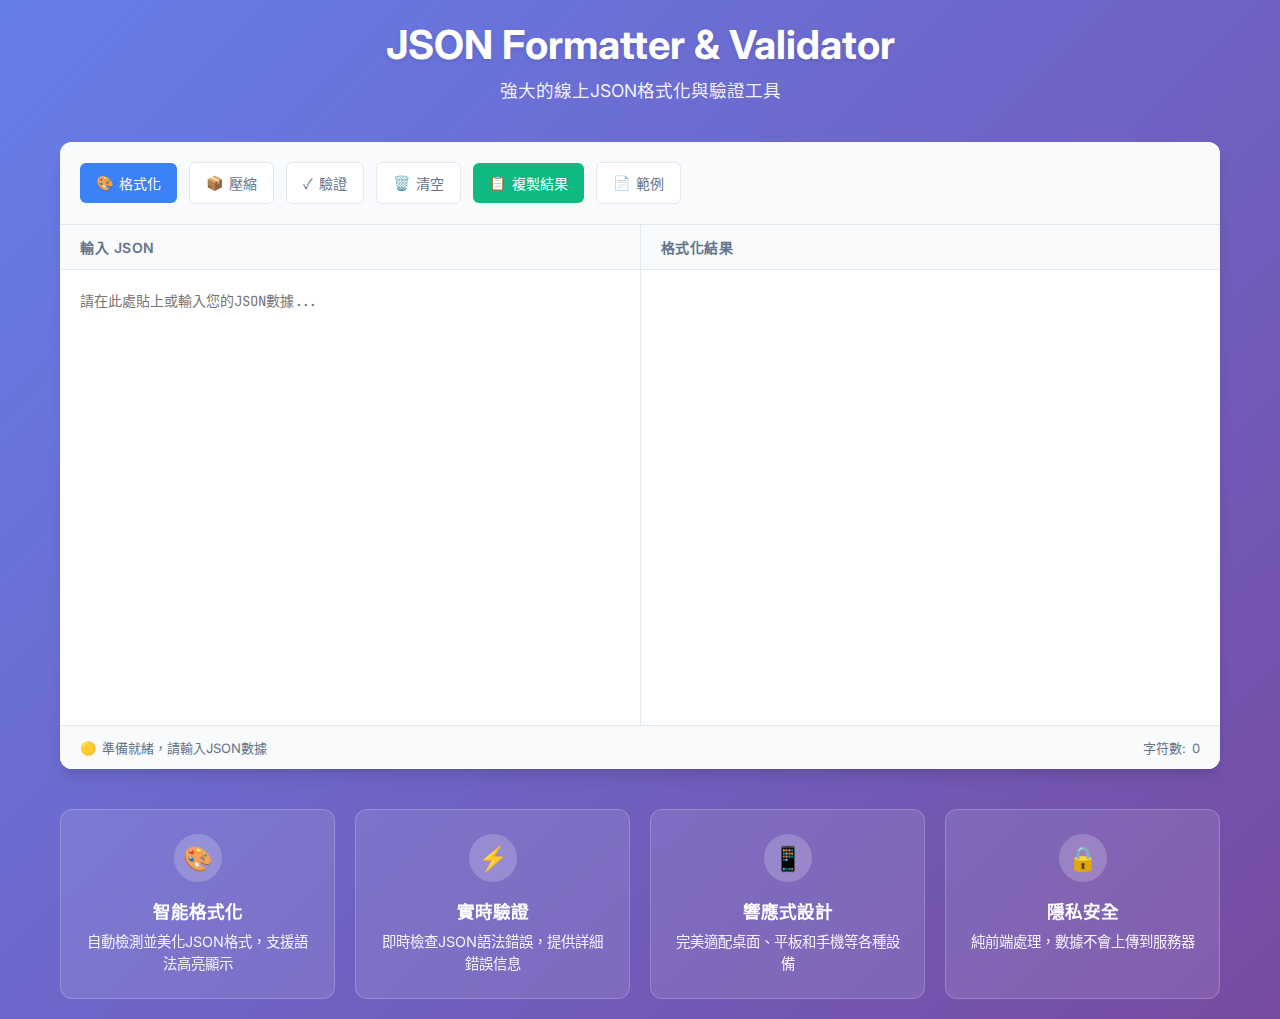
<file: test.html>
<!DOCTYPE html>
<html lang="zh-TW">
<head>
    <meta charset="UTF-8" />
    <meta name="viewport" content="width=device-width, initial-scale=1.0" />
    
    <!-- SEO Meta Tags -->
    <title>JSON Formatter & Validator - 免費線上JSON格式化工具</title>
    <meta name="description" content="免費的線上JSON格式化工具，支援JSON美化、壓縮、驗證和語法高亮。快速格式化和美化您的JSON數據，提高開發效率。" />
    <meta name="keywords" content="JSON formatter, JSON 格式化, JSON 美化, JSON validator, 線上工具, 開發工具" />
    <meta name="author" content="JSON Tools" />
    <meta name="robots" content="index, follow" />
    
    <!-- Open Graph Meta Tags -->
    <meta property="og:title" content="JSON Formatter & Validator - 免費線上JSON格式化工具" />
    <meta property="og:description" content="免費的線上JSON格式化工具，支援JSON美化、壓縮、驗證和語法高亮。" />
    <meta property="og:type" content="website" />
    <meta property="og:url" content="https://yoursite.com/json-formatter" />
    <meta property="og:image" content="/img/json-formatter-preview.jpg" />
    
    <!-- Twitter Card Meta Tags -->
    <meta name="twitter:card" content="summary_large_image" />
    <meta name="twitter:title" content="JSON Formatter & Validator" />
    <meta name="twitter:description" content="免費的線上JSON格式化工具，支援JSON美化、壓縮、驗證和語法高亮。" />
    
    <!-- Canonical URL -->
    <link rel="canonical" href="https://yoursite.com/json-formatter" />
    
    <!-- Favicon -->
    <link rel="icon" type="image/x-icon" href="/img/favicon.ico" />
    
    <!-- Fonts -->
    <link href="https://fonts.googleapis.com/css2?family=Inter:wght@300;400;500;600;700&family=JetBrains+Mono:wght@400;500&display=swap" rel="stylesheet">
    
    <!-- CSS -->
    <style>
        * {
            margin: 0;
            padding: 0;
            box-sizing: border-box;
        }

        :root {
            --primary-color: #3b82f6;
            --primary-hover: #2563eb;
            --secondary-color: #64748b;
            --success-color: #10b981;
            --error-color: #ef4444;
            --warning-color: #f59e0b;
            --bg-primary: #ffffff;
            --bg-secondary: #f8fafc;
            --bg-tertiary: #f1f5f9;
            --text-primary: #1e293b;
            --text-secondary: #64748b;
            --border-color: #e2e8f0;
            --shadow-sm: 0 1px 2px 0 rgb(0 0 0 / 0.05);
            --shadow-md: 0 4px 6px -1px rgb(0 0 0 / 0.1), 0 2px 4px -2px rgb(0 0 0 / 0.1);
            --shadow-lg: 0 10px 15px -3px rgb(0 0 0 / 0.1), 0 4px 6px -4px rgb(0 0 0 / 0.1);
            --radius-sm: 6px;
            --radius-md: 8px;
            --radius-lg: 12px;
        }

        body {
            font-family: 'Inter', -apple-system, BlinkMacSystemFont, 'Segoe UI', Roboto, sans-serif;
            background: linear-gradient(135deg, #667eea 0%, #764ba2 100%);
            min-height: 100vh;
            color: var(--text-primary);
        }

        .container {
            max-width: 1200px;
            margin: 0 auto;
            padding: 20px;
            min-height: 100vh;
        }

        /* Header */
        .header {
            text-align: center;
            margin-bottom: 40px;
            color: white;
        }

        .header h1 {
            font-size: 2.5rem;
            font-weight: 700;
            margin-bottom: 8px;
            text-shadow: 0 2px 4px rgba(0,0,0,0.1);
        }

        .header p {
            font-size: 1.1rem;
            opacity: 0.9;
            font-weight: 400;
        }

        /* Main Card */
        .main-card {
            background: var(--bg-primary);
            border-radius: var(--radius-lg);
            box-shadow: var(--shadow-lg);
            overflow: hidden;
            margin-bottom: 30px;
        }

        /* Toolbar */
        .toolbar {
            background: var(--bg-secondary);
            padding: 20px;
            border-bottom: 1px solid var(--border-color);
            display: flex;
            flex-wrap: wrap;
            gap: 12px;
            align-items: center;
        }

        .btn {
            padding: 10px 16px;
            border: none;
            border-radius: var(--radius-sm);
            font-weight: 500;
            font-size: 14px;
            cursor: pointer;
            transition: all 0.2s ease;
            display: inline-flex;
            align-items: center;
            gap: 6px;
            text-decoration: none;
        }

        .btn-primary {
            background: var(--primary-color);
            color: white;
        }

        .btn-primary:hover {
            background: var(--primary-hover);
            transform: translateY(-1px);
        }

        .btn-secondary {
            background: var(--bg-primary);
            color: var(--text-secondary);
            border: 1px solid var(--border-color);
        }

        .btn-secondary:hover {
            background: var(--bg-tertiary);
            color: var(--text-primary);
        }

        .btn-success {
            background: var(--success-color);
            color: white;
        }

        .btn-warning {
            background: var(--warning-color);
            color: white;
        }

        /* Editor Container */
        .editor-container {
            display: grid;
            grid-template-columns: 1fr 1fr;
            gap: 1px;
            background: var(--border-color);
            min-height: 500px;
        }

        .editor-panel {
            background: var(--bg-primary);
            display: flex;
            flex-direction: column;
        }

        .panel-header {
            background: var(--bg-secondary);
            padding: 12px 20px;
            border-bottom: 1px solid var(--border-color);
            font-weight: 600;
            font-size: 14px;
            color: var(--text-secondary);
            text-transform: uppercase;
            letter-spacing: 0.5px;
        }

        .editor {
            flex: 1;
            padding: 0;
            border: none;
            outline: none;
            font-family: 'JetBrains Mono', 'Consolas', 'Monaco', monospace;
            font-size: 14px;
            line-height: 1.6;
            resize: none;
            background: var(--bg-primary);
            color: var(--text-primary);
            padding: 20px;
        }

        .editor:focus {
            background: #fafbfc;
        }

        .output {
            flex: 1;
            padding: 20px;
            font-family: 'JetBrains Mono', 'Consolas', 'Monaco', monospace;
            font-size: 14px;
            line-height: 1.6;
            white-space: pre-wrap;
            overflow-y: auto;
            background: var(--bg-primary);
        }

        /* Status Bar */
        .status-bar {
            background: var(--bg-secondary);
            padding: 12px 20px;
            border-top: 1px solid var(--border-color);
            display: flex;
            justify-content: space-between;
            align-items: center;
            font-size: 13px;
            color: var(--text-secondary);
        }

        .status-item {
            display: flex;
            align-items: center;
            gap: 6px;
        }

        .status-valid {
            color: var(--success-color);
        }

        .status-error {
            color: var(--error-color);
        }

        /* JSON Syntax Highlighting */
        .json-string { color: #059669; }
        .json-number { color: #dc2626; }
        .json-boolean { color: #7c3aed; }
        .json-null { color: #6b7280; }
        .json-key { color: #1d4ed8; font-weight: 500; }
        .json-punctuation { color: #374151; }

        /* Error Message */
        .error-message {
            background: #fef2f2;
            border: 1px solid #fecaca;
            color: var(--error-color);
            padding: 16px;
            border-radius: var(--radius-sm);
            margin: 20px;
            font-family: 'JetBrains Mono', monospace;
            font-size: 13px;
        }

        /* Features Section */
        .features {
            display: grid;
            grid-template-columns: repeat(auto-fit, minmax(250px, 1fr));
            gap: 20px;
            margin-top: 40px;
        }

        .feature-card {
            background: rgba(255, 255, 255, 0.1);
            backdrop-filter: blur(10px);
            border: 1px solid rgba(255, 255, 255, 0.2);
            border-radius: var(--radius-lg);
            padding: 24px;
            color: white;
            text-align: center;
        }

        .feature-icon {
            width: 48px;
            height: 48px;
            margin: 0 auto 16px;
            background: rgba(255, 255, 255, 0.2);
            border-radius: 50%;
            display: flex;
            align-items: center;
            justify-content: center;
            font-size: 24px;
        }

        .feature-card h3 {
            font-size: 1.1rem;
            font-weight: 600;
            margin-bottom: 8px;
        }

        .feature-card p {
            font-size: 0.9rem;
            opacity: 0.9;
            line-height: 1.5;
        }

        /* Responsive Design */
        @media (max-width: 768px) {
            .container {
                padding: 15px;
            }

            .header h1 {
                font-size: 2rem;
            }

            .editor-container {
                grid-template-columns: 1fr;
                grid-template-rows: 300px 300px;
            }

            .toolbar {
                padding: 15px;
            }

            .btn {
                padding: 8px 12px;
                font-size: 13px;
            }
        }

        /* Loading Animation */
        .loading {
            display: inline-block;
            width: 16px;
            height: 16px;
            border: 2px solid rgba(255,255,255,0.3);
            border-radius: 50%;
            border-top-color: white;
            animation: spin 1s ease-in-out infinite;
        }

        @keyframes spin {
            to { transform: rotate(360deg); }
        }

        /* Copy Success Animation */
        .copy-success {
            background: var(--success-color) !important;
            transform: scale(0.95);
        }

        /* Tooltip */
        .tooltip {
            position: relative;
        }

        .tooltip:hover::after {
            content: attr(data-tooltip);
            position: absolute;
            bottom: 100%;
            left: 50%;
            transform: translateX(-50%);
            background: var(--text-primary);
            color: white;
            padding: 6px 12px;
            border-radius: var(--radius-sm);
            font-size: 12px;
            white-space: nowrap;
            z-index: 1000;
            margin-bottom: 5px;
        }

        .tooltip:hover::before {
            content: '';
            position: absolute;
            bottom: 100%;
            left: 50%;
            transform: translateX(-50%);
            border: 5px solid transparent;
            border-top-color: var(--text-primary);
            z-index: 1000;
        }
    </style>
</head>
<body>
    <div class="container">
        <!-- Header -->
        <header class="header">
            <h1>JSON Formatter & Validator</h1>
            <p>強大的線上JSON格式化與驗證工具</p>
        </header>

        <!-- Main Card -->
        <div class="main-card">
            <!-- Toolbar -->
            <div class="toolbar">
                <button class="btn btn-primary" onclick="formatJSON()" data-tooltip="格式化並美化JSON">
                    <span>🎨</span> 格式化
                </button>
                <button class="btn btn-secondary" onclick="minifyJSON()" data-tooltip="壓縮JSON移除空白">
                    <span>📦</span> 壓縮
                </button>
                <button class="btn btn-secondary" onclick="validateJSON()" data-tooltip="驗證JSON語法">
                    <span>✓</span> 驗證
                </button>
                <button class="btn btn-secondary" onclick="clearAll()" data-tooltip="清空所有內容">
                    <span>🗑️</span> 清空
                </button>
                <button class="btn btn-success" onclick="copyOutput()" data-tooltip="複製格式化結果">
                    <span>📋</span> 複製結果
                </button>
                <button class="btn btn-secondary" onclick="loadSample()" data-tooltip="載入範例JSON">
                    <span>📄</span> 範例
                </button>
            </div>

            <!-- Editor Container -->
            <div class="editor-container">
                <!-- Input Panel -->
                <div class="editor-panel">
                    <div class="panel-header">輸入 JSON</div>
                    <textarea 
                        id="jsonInput" 
                        class="editor" 
                        placeholder="請在此處貼上或輸入您的JSON數據..."
                        oninput="autoFormat()"
                    ></textarea>
                </div>

                <!-- Output Panel -->
                <div class="editor-panel">
                    <div class="panel-header">格式化結果</div>
                    <div id="jsonOutput" class="output"></div>
                </div>
            </div>

            <!-- Status Bar -->
            <div class="status-bar">
                <div class="status-item">
                    <span id="statusIndicator">🔴</span>
                    <span id="statusText">請輸入JSON數據</span>
                </div>
                <div class="status-item">
                    <span>字符數:</span>
                    <span id="charCount">0</span>
                </div>
            </div>
        </div>

        <!-- Features Section -->
        <div class="features">
            <div class="feature-card">
                <div class="feature-icon">🎨</div>
                <h3>智能格式化</h3>
                <p>自動檢測並美化JSON格式，支援語法高亮顯示</p>
            </div>
            <div class="feature-card">
                <div class="feature-icon">⚡</div>
                <h3>實時驗證</h3>
                <p>即時檢查JSON語法錯誤，提供詳細錯誤信息</p>
            </div>
            <div class="feature-card">
                <div class="feature-icon">📱</div>
                <h3>響應式設計</h3>
                <p>完美適配桌面、平板和手機等各種設備</p>
            </div>
            <div class="feature-card">
                <div class="feature-icon">🔒</div>
                <h3>隱私安全</h3>
                <p>純前端處理，數據不會上傳到服務器</p>
            </div>
        </div>
    </div>

    <!-- JavaScript -->
    <script>
        let isAutoFormatEnabled = true;
        
        // Auto format on input
        function autoFormat() {
            if (!isAutoFormatEnabled) return;
            
            const input = document.getElementById('jsonInput').value.trim();
            updateCharCount(input);
            
            if (input === '') {
                clearOutput();
                updateStatus('請輸入JSON數據', 'neutral');
                return;
            }
            
            try {
                const parsed = JSON.parse(input);
                const formatted = JSON.stringify(parsed, null, 2);
                displayFormattedJSON(formatted);
                updateStatus('JSON格式正確', 'valid');
            } catch (error) {
                displayError(error.message);
                updateStatus('JSON格式錯誤: ' + error.message, 'error');
            }
        }

        // Format JSON with indentation
        function formatJSON() {
            const input = document.getElementById('jsonInput').value.trim();
            
            if (input === '') {
                alert('請先輸入JSON數據');
                return;
            }
            
            try {
                const parsed = JSON.parse(input);
                const formatted = JSON.stringify(parsed, null, 2);
                displayFormattedJSON(formatted);
                updateStatus('JSON格式化完成', 'valid');
            } catch (error) {
                displayError(error.message);
                updateStatus('JSON格式錯誤: ' + error.message, 'error');
            }
        }

        // Minify JSON
        function minifyJSON() {
            const input = document.getElementById('jsonInput').value.trim();
            
            if (input === '') {
                alert('請先輸入JSON數據');
                return;
            }
            
            try {
                const parsed = JSON.parse(input);
                const minified = JSON.stringify(parsed);
                document.getElementById('jsonOutput').textContent = minified;
                updateStatus('JSON壓縮完成', 'valid');
            } catch (error) {
                displayError(error.message);
                updateStatus('JSON格式錯誤: ' + error.message, 'error');
            }
        }

        // Validate JSON only
        function validateJSON() {
            const input = document.getElementById('jsonInput').value.trim();
            
            if (input === '') {
                alert('請先輸入JSON數據');
                return;
            }
            
            try {
                JSON.parse(input);
                updateStatus('✅ JSON格式正確', 'valid');
                alert('JSON格式驗證通過！');
            } catch (error) {
                displayError(error.message);
                updateStatus('❌ JSON格式錯誤: ' + error.message, 'error');
                alert('JSON格式錯誤：\n' + error.message);
            }
        }

        // Display formatted JSON with syntax highlighting
        function displayFormattedJSON(json) {
            const highlighted = syntaxHighlight(json);
            document.getElementById('jsonOutput').innerHTML = highlighted;
        }

        // Display error message
        function displayError(message) {
            document.getElementById('jsonOutput').innerHTML = 
                `<div class="error-message">❌ JSON語法錯誤：\n${message}</div>`;
        }

        // Clear all content
        function clearAll() {
            document.getElementById('jsonInput').value = '';
            clearOutput();
            updateStatus('已清空所有內容', 'neutral');
            updateCharCount('');
        }

        // Clear output only
        function clearOutput() {
            document.getElementById('jsonOutput').innerHTML = '';
        }

        // Copy output to clipboard
        async function copyOutput() {
            const output = document.getElementById('jsonOutput');
            const text = output.textContent || output.innerText;
            
            if (!text.trim()) {
                alert('沒有可複製的內容');
                return;
            }
            
            try {
                await navigator.clipboard.writeText(text);
                
                // Visual feedback
                const button = event.target;
                const originalBg = button.style.background;
                button.classList.add('copy-success');
                button.innerHTML = '<span>✓</span> 已複製';
                
                setTimeout(() => {
                    button.classList.remove('copy-success');
                    button.innerHTML = '<span>📋</span> 複製結果';
                }, 1500);
                
                updateStatus('已複製到剪貼板', 'valid');
            } catch (err) {
                // Fallback for older browsers
                const textArea = document.createElement('textarea');
                textArea.value = text;
                document.body.appendChild(textArea);
                textArea.select();
                document.execCommand('copy');
                document.body.removeChild(textArea);
                
                alert('已複製到剪貼板');
                updateStatus('已複製到剪貼板', 'valid');
            }
        }

        // Load sample JSON
        function loadSample() {
            const sampleJSON = {
                "name": "張小明",
                "age": 30,
                "city": "台北",
                "isActive": true,
                "hobbies": ["閱讀", "旅行", "攝影"],
                "address": {
                    "street": "信義路100號",
                    "district": "信義區",
                    "zipCode": "110"
                },
                "phoneNumbers": [
                    {
                        "type": "home",
                        "number": "02-1234-5678"
                    },
                    {
                        "type": "mobile",
                        "number": "0912-345-678"
                    }
                ],
                "spouse": null,
                "salary": 75000.5
            };
            
            document.getElementById('jsonInput').value = JSON.stringify(sampleJSON, null, 2);
            autoFormat();
        }

        // Update status bar
        function updateStatus(message, type) {
            const indicator = document.getElementById('statusIndicator');
            const text = document.getElementById('statusText');
            
            text.textContent = message;
            
            switch(type) {
                case 'valid':
                    indicator.textContent = '🟢';
                    break;
                case 'error':
                    indicator.textContent = '🔴';
                    break;
                default:
                    indicator.textContent = '🟡';
            }
        }

        // Update character count
        function updateCharCount(text) {
            document.getElementById('charCount').textContent = text.length;
        }

        // Syntax highlighting for JSON
        function syntaxHighlight(json) {
            json = json.replace(/&/g, '&amp;').replace(/</g, '&lt;').replace(/>/g, '&gt;');
            
            return json.replace(
                /("(\\u[a-zA-Z0-9]{4}|\\[^u]|[^\\"])*"(\s*:)?|\b(true|false|null)\b|-?\d+(?:\.\d*)?(?:[eE][+\-]?\d+)?)/g,
                function (match) {
                    let cls = 'json-number';
                    if (/^"/.test(match)) {
                        if (/:$/.test(match)) {
                            cls = 'json-key';
                        } else {
                            cls = 'json-string';
                        }
                    } else if (/true|false/.test(match)) {
                        cls = 'json-boolean';
                    } else if (/null/.test(match)) {
                        cls = 'json-null';
                    }
                    return '<span class="' + cls + '">' + match + '</span>';
                }
            );
        }

        // Keyboard shortcuts
        document.addEventListener('keydown', function(e) {
            if (e.ctrlKey || e.metaKey) {
                switch(e.key) {
                    case 'Enter':
                        e.preventDefault();
                        formatJSON();
                        break;
                    case 'l':
                        e.preventDefault();
                        clearAll();
                        break;
                    case 'c':
                        if (e.shiftKey) {
                            e.preventDefault();
                            copyOutput();
                        }
                        break;
                }
            }
        });

        // Initialize
        document.addEventListener('DOMContentLoaded', function() {
            updateStatus('準備就緒，請輸入JSON數據', 'neutral');
            
            // Load sample on first visit
            if (localStorage.getItem('firstVisit') !== 'false') {
                setTimeout(() => {
                    if (document.getElementById('jsonInput').value.trim() === '') {
                        loadSample();
                    }
                }, 1000);
                localStorage.setItem('firstVisit', 'false');
            }
        });

        // Add structured data for SEO
        const structuredData = {
            "@context": "https://schema.org",
            "@type": "WebApplication",
            "name": "JSON Formatter & Validator",
            "description": "免費的線上JSON格式化工具，支援JSON美化、壓縮、驗證和語法高亮",
            "url": "https://yoursite.com/json-formatter",
            "applicationCategory": "DeveloperApplication",
            "operatingSystem": "Any",
            "permissions": "browser",
            "offers": {
                "@type": "Offer",
                "price": "0",
                "priceCurrency": "USD"
            },
            "author": {
                "@type": "Organization",
                "name": "JSON Tools"
            }
        };

        // Add structured data to head
        const script = document.createElement('script');
        script.type = 'application/ld+json';
        script.textContent = JSON.stringify(structuredData);
        document.head.appendChild(script);
    </script>
</body>
</html>
</file>
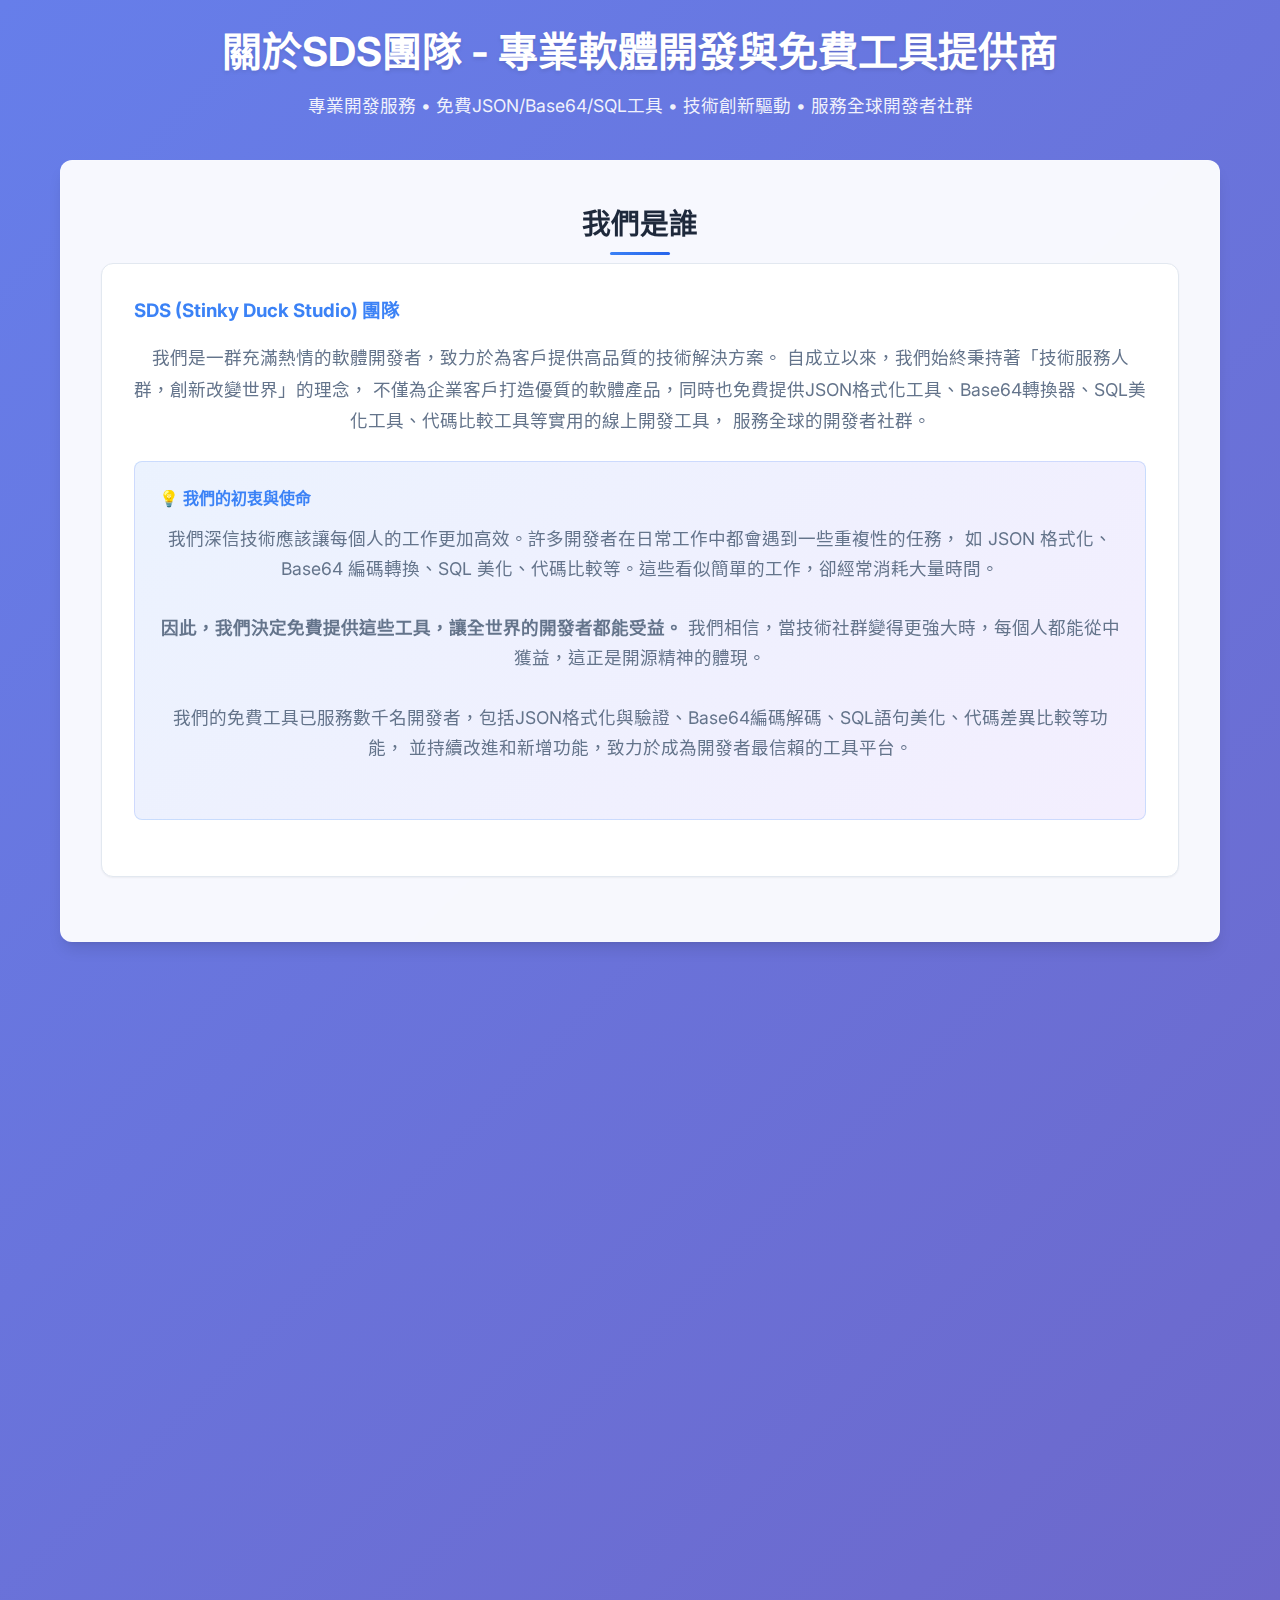
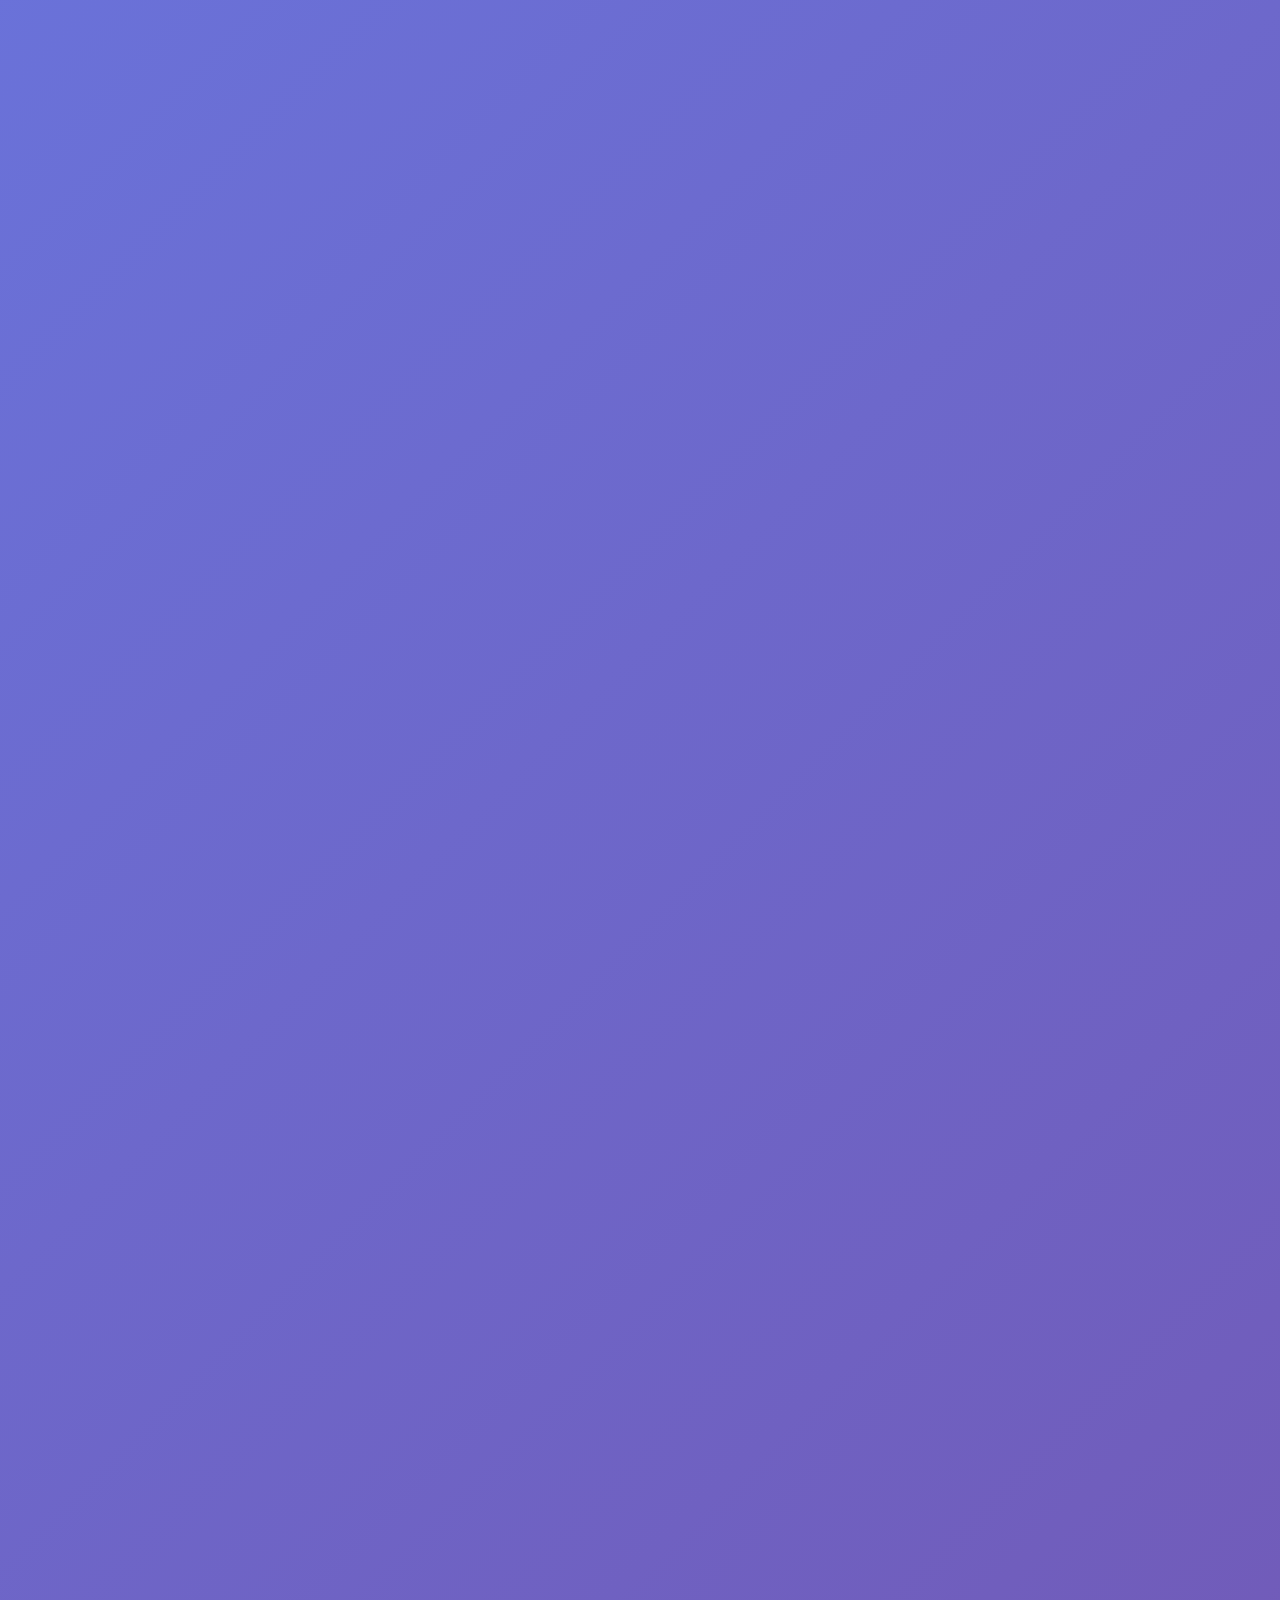
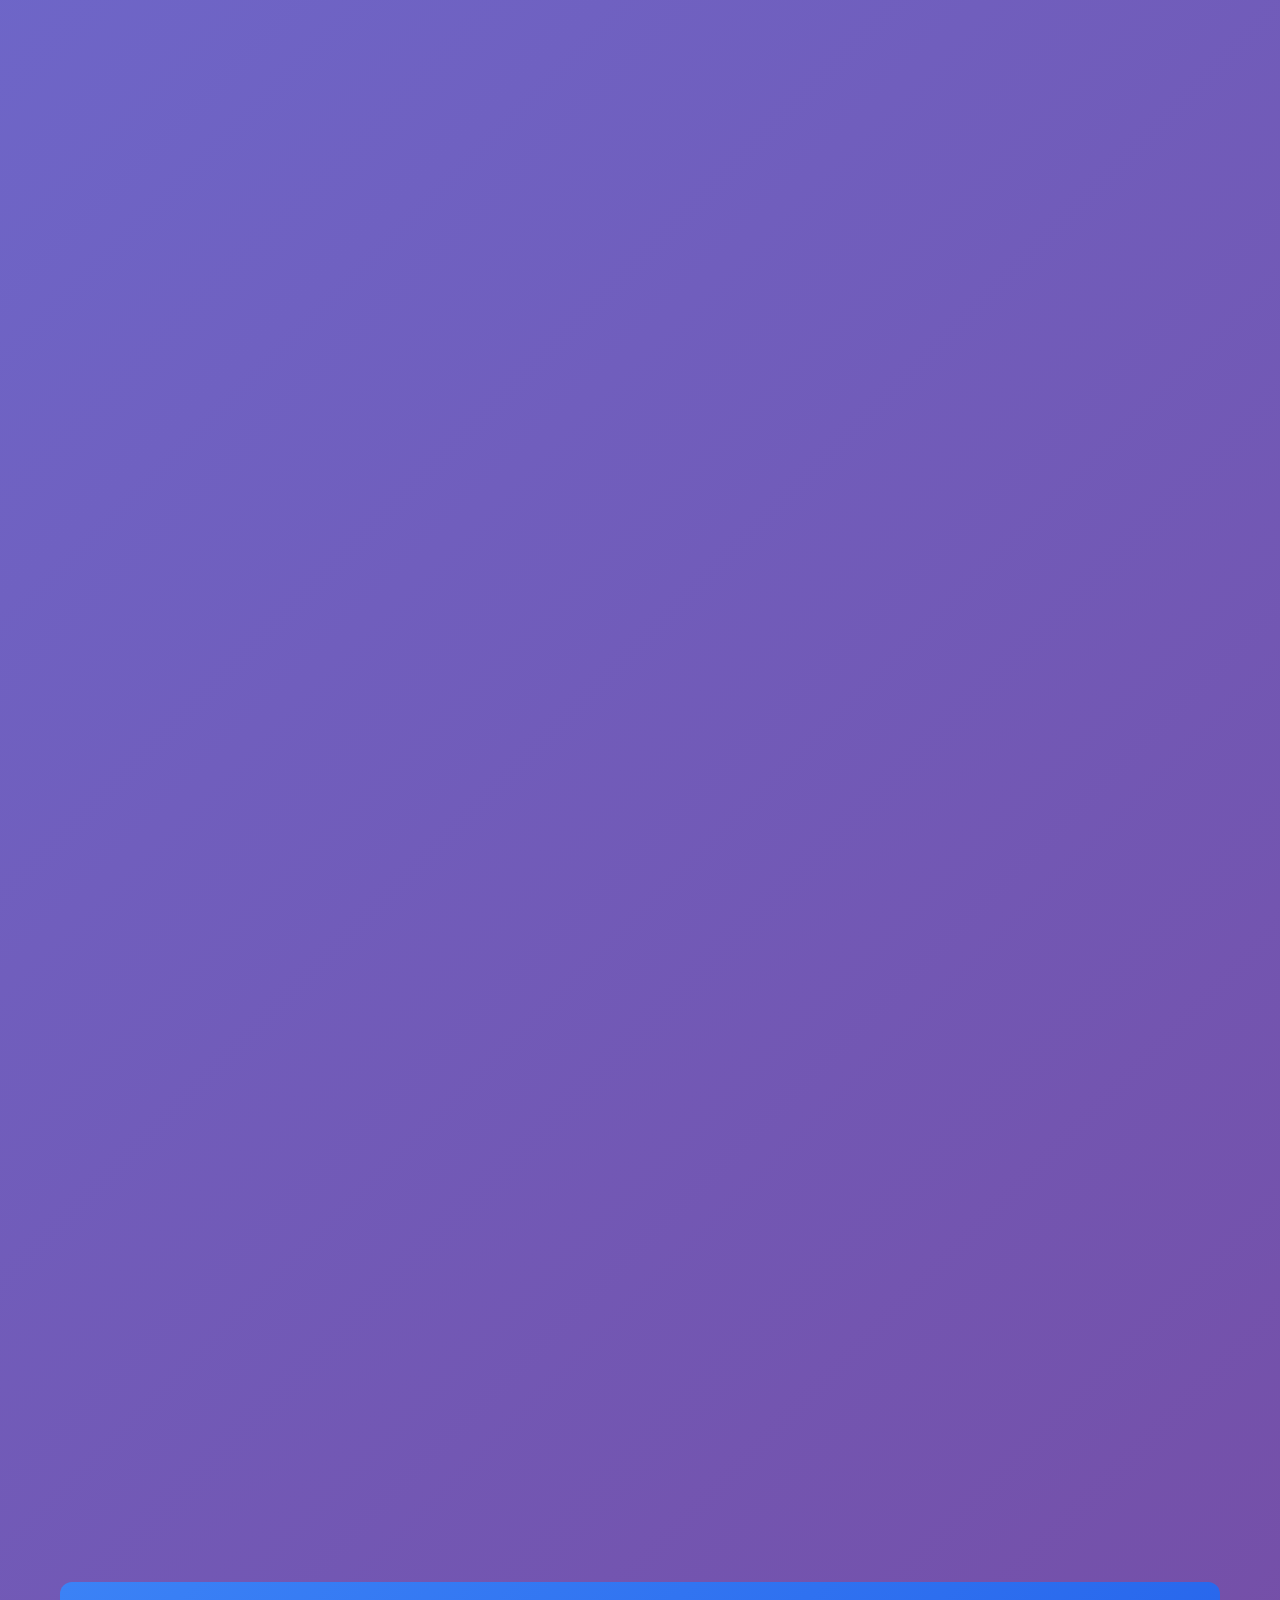
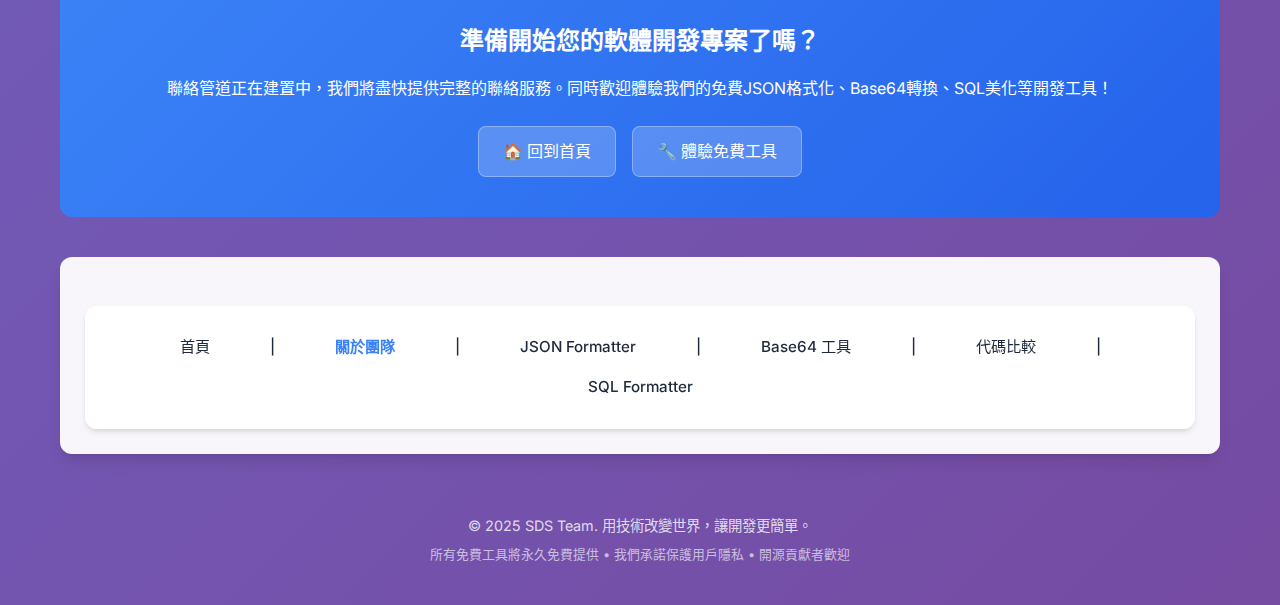
<file: pages/about.html>
<!DOCTYPE html>
<html lang="zh-TW">
<head>
  <meta charset="utf-8" />
  <meta name="viewport" content="width=device-width, initial-scale=1" />
  <title>關於SDS團隊 - 專業軟體開發與免費開發者工具提供商 | JSON格式化 Base64轉換 SQL美化</title>
  <meta name="description" content="SDS團隊專精軟體開發、網站建置、行動應用開發，同時免費提供JSON格式化、Base64轉換、SQL美化、代碼比較等開發者工具。我們的使命是用技術改變世界，讓開發更簡單高效。" />
  <meta name="keywords" content="SDS團隊, 軟體開發, 網站開發, 行動應用開發, 系統整合, JSON格式化工具, Base64轉換器, SQL美化工具, 代碼比較, 免費開發工具, 程式設計服務, 技術外包" />
  <meta name="author" content="SDS Team - Stinky Duck Studio" />
  <meta property="og:title" content="關於SDS團隊 - 專業軟體開發與免費開發者工具提供商" />
  <meta property="og:description" content="專業軟體開發團隊，免費提供JSON格式化、Base64轉換、SQL美化等開發工具，服務全球開發者社群。" />
  <meta property="og:type" content="website" />
  <meta property="og:url" content="https://sds-site.vercel.app/about" />
  <meta property="og:image" content="https://sds-site.vercel.app/img/sds-team-cover.jpg" />
  <meta name="twitter:card" content="summary_large_image" />
  <meta name="twitter:title" content="關於SDS團隊 - 專業軟體開發與免費開發者工具" />
  <meta name="twitter:description" content="專業軟體開發服務，免費提供JSON、Base64、SQL等開發工具" />
  <link rel="canonical" href="about.html" />
  <meta name="robots" content="index, follow" />
  <meta name="theme-color" content="#3b82f6" />
  
  <!-- Fonts -->
  <link href="https://fonts.googleapis.com/css2?family=Inter:wght@300;400;500;600;700&family=JetBrains+Mono:wght@400;500&display=swap" rel="stylesheet">
  
  <!-- CSS -->
  <link rel="stylesheet" href="styles.css" />
  
  <style>
    /* 頁面專用樣式 */
    .about-section {
      margin-bottom: 40px;
    }
    
    .section-title {
      font-size: 1.8rem;
      font-weight: 600;
      color: var(--text-primary);
      margin-bottom: 20px;
      text-align: center;
      position: relative;
    }
    
    .section-title::after {
      content: '';
      position: absolute;
      bottom: -8px;
      left: 50%;
      transform: translateX(-50%);
      width: 60px;
      height: 3px;
      background: linear-gradient(135deg, var(--primary-color), var(--primary-hover));
      border-radius: 2px;
    }
    
    .content-card {
      background: var(--bg-primary);
      border-radius: var(--radius-lg);
      padding: 32px;
      margin-bottom: 24px;
      box-shadow: var(--shadow-sm);
      border: 1px solid var(--border-color);
    }
    
    .highlight-box {
      background: linear-gradient(135deg, rgba(59, 130, 246, 0.1), rgba(139, 92, 246, 0.1));
      border: 1px solid rgba(59, 130, 246, 0.2);
      border-radius: var(--radius-md);
      padding: 24px;
      margin: 24px 0;
    }
    
    .service-grid {
      display: grid;
      grid-template-columns: repeat(auto-fit, minmax(300px, 1fr));
      gap: 24px;
      margin: 32px 0;
    }
    
    .service-card {
      background: var(--bg-secondary);
      border: 1px solid var(--border-color);
      border-radius: var(--radius-md);
      padding: 24px;
      text-align: center;
      transition: all 0.3s ease;
    }
    
    .service-card:hover {
      transform: translateY(-4px);
      box-shadow: var(--shadow-md);
      border-color: var(--primary-color);
    }
    
    .service-icon {
      width: 60px;
      height: 60px;
      margin: 0 auto 16px;
      background: linear-gradient(135deg, var(--primary-color), var(--primary-hover));
      border-radius: 50%;
      display: flex;
      align-items: center;
      justify-content: center;
      font-size: 24px;
      color: white;
    }
    
    .contact-info {
      background: var(--bg-tertiary);
      border-radius: var(--radius-md);
      padding: 24px;
      margin: 24px 0;
    }
    
    .contact-item {
      display: flex;
      align-items: center;
      margin: 12px 0;
      font-size: 1.1rem;
    }
    
    .contact-item .icon {
      width: 24px;
      height: 24px;
      margin-right: 12px;
      display: flex;
      align-items: center;
      justify-content: center;
      font-size: 18px;
      color: var(--primary-color);
    }
    
    .price-table {
      width: 100%;
      border-collapse: collapse;
      margin: 24px 0;
      background: var(--bg-primary);
      border-radius: var(--radius-md);
      overflow: hidden;
      box-shadow: var(--shadow-sm);
    }
    
    .price-table th,
    .price-table td {
      padding: 16px;
      text-align: left;
      border-bottom: 1px solid var(--border-color);
    }
    
    .price-table th {
      background: var(--bg-secondary);
      font-weight: 600;
      color: var(--text-primary);
    }
    
    .price-table tr:hover {
      background: var(--bg-secondary);
    }
    
    .cta-section {
      text-align: center;
      background: linear-gradient(135deg, var(--primary-color), var(--primary-hover));
      color: white;
      border-radius: var(--radius-lg);
      padding: 40px;
      margin: 40px 0;
    }
    
    .cta-section h3 {
      font-size: 1.5rem;
      margin-bottom: 16px;
    }
    
    .cta-buttons {
      display: flex;
      gap: 16px;
      justify-content: center;
      flex-wrap: wrap;
      margin-top: 24px;
    }
    
    .cta-btn {
      padding: 12px 24px;
      background: rgba(255, 255, 255, 0.2);
      color: white;
      text-decoration: none;
      border-radius: var(--radius-md);
      font-weight: 500;
      transition: all 0.3s ease;
      border: 1px solid rgba(255, 255, 255, 0.3);
    }
    
    .cta-btn:hover {
      background: rgba(255, 255, 255, 0.3);
      transform: translateY(-2px);
    }
    
    .timeline {
      position: relative;
      padding-left: 40px;
      margin: 24px 0;
      width: 100%;
      overflow: hidden;
    }
    
    .timeline::before {
      content: '';
      position: absolute;
      left: 20px;
      top: 0;
      bottom: 0;
      width: 2px;
      background: var(--primary-color);
    }
    
    .timeline-item {
      position: relative;
      margin-bottom: 32px;
      padding-left: 0;
      padding-right: 20px;
      word-wrap: break-word;
      overflow-wrap: break-word;
    }
    
    .timeline-item::before {
      content: '';
      position: absolute;
      left: -28px;
      top: 8px;
      width: 12px;
      height: 12px;
      background: var(--primary-color);
      border-radius: 50%;
      border: 3px solid white;
      box-shadow: 0 0 0 3px var(--primary-color);
      z-index: 2;
      flex-shrink: 0;
    }
    
    .timeline-item h4 {
      font-size: 1.1rem;
      font-weight: 600;
      margin-bottom: 8px;
      color: var(--text-primary);
      word-wrap: break-word;
    }
    
    .timeline-item p {
      color: var(--text-secondary);
      line-height: 1.6;
      margin-bottom: 0;
      word-wrap: break-word;
    }
    
    /* 特殊狀態的時間線項目 */
    .timeline-item.completed::before {
      background: var(--success-color);
      box-shadow: 0 0 0 3px var(--success-color);
    }
    
    .timeline-item.in-progress::before {
      background: var(--warning-color);
      box-shadow: 0 0 0 3px var(--warning-color);
      animation: pulse 2s infinite;
    }
    
    .timeline-item.pending::before {
      background: var(--text-secondary);
      box-shadow: 0 0 0 3px var(--text-secondary);
    }
    
    @media (max-width: 768px) {
      .service-grid {
        grid-template-columns: 1fr;
      }
      
      .cta-buttons {
        flex-direction: column;
        align-items: center;
      }
      
      .cta-btn {
        width: 200px;
      }
      
      /* 時間線響應式 */
      .timeline {
        padding-left: 30px;
        margin: 16px 0;
      }
      
      .timeline::before {
        left: 15px;
      }
      
      .timeline-item {
        margin-bottom: 24px;
        padding-right: 10px;
      }
      
      .timeline-item::before {
        left: -23px;
        width: 10px;
        height: 10px;
        border: 2px solid white;
        box-shadow: 0 0 0 2px var(--primary-color);
      }
      
      .timeline-item.completed::before {
        box-shadow: 0 0 0 2px var(--success-color);
      }
      
      .timeline-item.in-progress::before {
        box-shadow: 0 0 0 2px var(--warning-color);
      }
      
      .timeline-item.pending::before {
        box-shadow: 0 0 0 2px var(--text-secondary);
      }
      
      .timeline-item h4 {
        font-size: 1rem;
        line-height: 1.4;
      }
      
      .timeline-item p {
        font-size: 0.9rem;
        line-height: 1.5;
      }
    }
    
    @keyframes pulse {
      0% {
        box-shadow: 0 0 0 3px var(--warning-color);
      }
      50% {
        box-shadow: 0 0 0 8px rgba(245, 158, 11, 0.3);
      }
      100% {
        box-shadow: 0 0 0 3px var(--warning-color);
      }
    }
  </style>
</head>
<body>
  <div class="container">
    <!-- Header -->
    <header class="header">
      <h1>關於SDS團隊 - 專業軟體開發與免費工具提供商</h1>
      <p>專業開發服務 • 免費JSON/Base64/SQL工具 • 技術創新驅動 • 服務全球開發者社群</p>
    </header>

    <!-- 團隊介紹 -->
    <div class="home-card about-section">
      <h2 class="section-title">我們是誰</h2>
      <div class="content-card">
        <h3 style="color: var(--primary-color); margin-bottom: 16px;">SDS (Stinky Duck Studio) 團隊</h3>
        <p style="font-size: 1.1rem; line-height: 1.8; margin-bottom: 20px;">
          我們是一群充滿熱情的軟體開發者，致力於為客戶提供高品質的技術解決方案。
          自成立以來，我們始終秉持著「技術服務人群，創新改變世界」的理念，
          不僅為企業客戶打造優質的軟體產品，同時也免費提供JSON格式化工具、Base64轉換器、SQL美化工具、代碼比較工具等實用的線上開發工具，
          服務全球的開發者社群。
        </p>
        
        <div class="highlight-box">
          <h4 style="color: var(--primary-color); margin-bottom: 12px;">💡 我們的初衷與使命</h4>
          <p style="line-height: 1.7;">
            我們深信技術應該讓每個人的工作更加高效。許多開發者在日常工作中都會遇到一些重複性的任務，
            如 JSON 格式化、Base64 編碼轉換、SQL 美化、代碼比較等。這些看似簡單的工作，卻經常消耗大量時間。
            <br><br>
            <strong>因此，我們決定免費提供這些工具，讓全世界的開發者都能受益。</strong>
            我們相信，當技術社群變得更強大時，每個人都能從中獲益，這正是開源精神的體現。
            <br><br>
            我們的免費工具已服務數千名開發者，包括JSON格式化與驗證、Base64編碼解碼、SQL語句美化、代碼差異比較等功能，
            並持續改進和新增功能，致力於成為開發者最信賴的工具平台。
          </p>
        </div>
      </div>
    </div>

    <!-- 服務項目 -->
    <div class="home-card about-section">
      <h2 class="section-title">專業服務項目</h2>
      
      <div class="service-grid">
        <div class="service-card">
          <div class="service-icon">🌐</div>
          <h3>網站開發</h3>
          <p>響應式網站設計、電商平台、企業官網、個人部落格等全方位網站建置服務。採用現代化技術堆疊，確保網站效能與SEO優化。</p>
        </div>
        
        <div class="service-card">
          <div class="service-icon">📱</div>
          <h3>行動應用開發</h3>
          <p>iOS、Android 原生應用開發，以及 React Native、Flutter 等跨平台應用解決方案。提供完整的移動端體驗設計與開發。</p>
        </div>
        
        <div class="service-card">
          <div class="service-icon">⚙️</div>
          <h3>系統整合</h3>
          <p>RESTful API 開發、資料庫設計優化、第三方服務整合、企業系統客製化開發。專精微服務架構與雲端部署解決方案。</p>
        </div>
        
        <!-- <div class="service-card">
          <div class="service-icon">🎨</div>
          <h3>UI/UX 設計</h3>
          <p>使用者體驗設計、介面設計、品牌視覺設計、原型製作。</p>
        </div> -->
        
        <!-- <div class="service-card">
          <div class="service-icon">☁️</div>
          <h3>雲端服務</h3>
          <p>雲端架構設計、DevOps、CI/CD、雲端遷移服務。</p>
        </div>
        
        <div class="service-card">
          <div class="service-icon">🔧</div>
          <h3>技術顧問</h3>
          <p>技術架構規劃、程式碼審查、效能優化、技術選型建議。</p>
        </div> -->
      </div>
      <div class="highlight-box">
          <h4 style="color: var(--success-color); margin-bottom: 12px;">🐤 我們的專業優勢</h4>
          <ul style="line-height: 1.8; margin-left: 20px;">
            <li><strong>豐富經驗：</strong>團隊成員擁有多年軟體開發經驗，熟悉各種技術堆疊</li>
            <li><strong>品質保證：</strong>嚴格的程式碼審查流程，確保交付高品質的軟體產品</li>
            <li><strong>敏捷開發：</strong>採用 Agile 開發方法論，快速響應需求變更</li>
            <li><strong>持續支援：</strong>提供專案完成後的技術支援與維護服務</li>
          </ul>
        </div>
    </div>

    <!-- 服務收費說明 -->
    <!-- <div class="home-card about-section">
      <h2 class="section-title">服務收費標準</h2>
      
      <div class="content-card">
        <p style="margin-bottom: 24px; font-size: 1.1rem;">
          我們提供透明、合理的收費標準，依照專案複雜度和工作時數計價：
        </p>
        
        <table class="price-table">
          <thead>
            <tr>
              <th>服務類型</th>
              <th>收費方式</th>
              <th>參考價格 (TWD)</th>
              <th>說明</th>
            </tr>
          </thead>
          <tbody>
            <tr>
              <td>基礎網站開發</td>
              <td>專案計價</td>
              <td>30,000 - 80,000</td>
              <td>企業形象網站、個人作品集等</td>
            </tr>
            <tr>
              <td>電商網站</td>
              <td>專案計價</td>
              <td>80,000 - 200,000</td>
              <td>含購物車、金流、後台管理系統</td>
            </tr>
            <tr>
              <td>客製化系統</td>
              <td>時數計價</td>
              <td>1,500 - 2,500 / 小時</td>
              <td>依技術複雜度調整</td>
            </tr>
            <tr>
              <td>行動應用開發</td>
              <td>專案計價</td>
              <td>100,000 - 300,000</td>
              <td>iOS/Android 原生或跨平台應用</td>
            </tr>
            <tr>
              <td>UI/UX 設計</td>
              <td>時數計價</td>
              <td>1,200 - 2,000 / 小時</td>
              <td>包含使用者研究、設計、原型</td>
            </tr>
            <tr>
              <td>技術顧問</td>
              <td>時數計價</td>
              <td>2,000 - 3,000 / 小時</td>
              <td>技術架構、程式碼審查等</td>
            </tr>
          </tbody>
        </table>
        
        <div class="highlight-box">
          <h4 style="color: var(--success-color); margin-bottom: 12px;">💰 特殊優惠</h4>
          <div class="timeline">
            <div class="timeline-item">
              <strong>學生專案：</strong>教育相關專案享有 7 折優惠
            </div>
            <div class="timeline-item">
              <strong>非營利組織：</strong>公益專案可享特殊優惠價格
            </div>
            <div class="timeline-item">
              <strong>長期合作：</strong>簽約年度維護可享優惠價格
            </div>
            <div class="timeline-item">
              <strong>推薦獎勵：</strong>成功推薦客戶可獲得現金回饋
            </div>
          </div>
        </div>
      </div>
    </div> -->

    <!-- 合作流程 -->
    <div class="home-card about-section">
      <h2 class="section-title">合作流程</h2>
      
      <div class="content-card">
        <div class="timeline">
          <div class="timeline-item">
            <h4>1. 需求討論</h4>
            <p>透過線上會議或面談，深入了解您的需求和目標</p>
          </div>
          <div class="timeline-item">
            <h4>2. 方案規劃</h4>
            <p>提供詳細的技術方案、時程規劃和費用估算</p>
          </div>
          <div class="timeline-item">
            <h4>3. 合約簽署</h4>
            <p>確認專案細節，簽署正式合作契約</p>
          </div>
          <div class="timeline-item">
            <h4>4. 開發執行</h4>
            <p>按照 Agile 方法論進行開發，定期回報進度</p>
          </div>
          <div class="timeline-item">
            <h4>5. 測試驗收</h4>
            <p>完整的測試流程，確保產品品質符合要求</p>
          </div>
          <div class="timeline-item">
            <h4>6. 上線維護</h4>
            <p>協助產品上線，提供後續技術支援和維護服務</p>
          </div>
        </div>
      </div>
    </div>

    <!-- 廣告招商 -->
    <div class="home-card about-section">
      <h2 class="section-title">廣告合作機會</h2>
      
      <div class="content-card">
        <h3 style="color: var(--primary-color); margin-bottom: 16px;">🎯 與我們合作推廣</h3>
        <p style="font-size: 1.1rem; line-height: 1.8; margin-bottom: 24px;">
          我們的免費開發者工具網站每月服務數千名軟體開發者、前端工程師、後端工程師和技術人員，
          提供JSON格式化、Base64轉換、SQL美化、代碼比較等實用工具。
          這是您接觸專業技術社群和目標開發者客群的絕佳平台。
          我們提供多種廣告合作方案，幫助您的技術產品或開發者服務有效觸及目標受眾。
        </p>
        
        <div class="service-grid">
          <div class="service-card">
            <div class="service-icon">📊</div>
            <h3>橫幅廣告</h3>
            <p>在網站頁面放置您的廣告橫幅，獲得高曝光率和點擊量。針對開發者和技術人員的精準投放。</p>
          </div>
          
          <div class="service-card">
            <div class="service-icon">📝</div>
            <h3>內容行銷</h3>
            <p>透過技術文章、工具介紹、開發教學等方式，自然地推廣您的技術產品和開發者工具。</p>
          </div>
          
          <div class="service-card">
            <div class="service-icon">🤝</div>
            <h3>品牌合作</h3>
            <p>深度合作，共同開發免費工具、舉辦技術活動或建立開發者社群夥伴關係。</p>
          </div>
        </div>
        
        <div class="contact-info">
          <h4 style="margin-bottom: 16px; color: var(--primary-color);">廣告合作洽詢</h4>
          <div class="contact-item disabled">
            <div class="icon">📧</div>
            <span class="coming-soon">商務合作：聯絡窗口建置中</span>
            <span class="status-badge">規劃中</span>
          </div>
          <div class="contact-item">
            <div class="icon">📊</div>
            <span>網站流量：每月 10+ 獨立訪客 (預估)</span>
          </div>
          <div class="contact-item">
            <div class="icon">👥</div>
            <span>目標族群：軟體開發者、技術人員、IT 從業人員</span>
          </div>
          <div class="contact-item">
            <div class="icon">⏰</div>
            <span style="color: var(--primary-color); font-weight: 500;">廣告合作方案將於聯絡管道建立後開放</span>
          </div>
        </div>
      </div>
    </div>

    <!-- 聯絡資訊 -->
    <div class="home-card about-section">
      <h2 class="section-title">聯絡我們</h2>
      
      <div class="content-card">
        <div class="info-card">
          <div class="info-card-content">
            <h4>聯絡方式建置中</h4>
            <p>我們正在建立正式的聯絡管道，包含客服信箱、技術支援和商務合作窗口。預計將在近期內完成設置，敬請期待！</p>
          </div>
        </div>
        
        <div class="timeline">
          <div class="timeline-item completed">
            <h4>📋 第一階段：聯絡窗口規劃</h4>
            <p style="color: var(--success-color); font-weight: 500;">✅ 已完成 - 服務項目與聯絡分類確定</p>
          </div>
          <div class="timeline-item in-progress">
            <h4>🛠️ 第二階段：系統建置</h4>
            <p style="color: var(--warning-color); font-weight: 500;">🚧 進行中 - 郵件系統與客服平台開發</p>
          </div>
          <div class="timeline-item pending">
            <h4>🚀 第三階段：正式上線</h4>
            <p style="color: var(--text-secondary);">⏳ 預計 2-3 週內完成所有聯絡管道設置</p>
          </div>
        </div>
        
        <div class="contact-info">
          <div class="contact-item disabled">
            <div class="icon">📧</div>
            <span class="coming-soon">專案洽詢：聯絡信箱建置中</span>
            <span class="status-badge">即將開放</span>
          </div>
          <div class="contact-item disabled">
            <div class="icon">💼</div>
            <span class="coming-soon">技術顧問：服務信箱規劃中</span>
            <span class="status-badge">籌備中</span>
          </div>
          <div class="contact-item disabled">
            <div class="icon">🎯</div>
            <span class="coming-soon">廣告合作：商務窗口建置中</span>
            <span class="status-badge">開發中</span>
          </div>
          <div class="contact-item disabled">
            <div class="icon">🐛</div>
            <span class="coming-soon">問題回報：支援系統開發中</span>
            <span class="status-badge">設計中</span>
          </div>
          <div class="contact-item disabled">
            <div class="icon">📱</div>
            <span class="coming-soon">聯絡電話：專線申請中</span>
            <span class="status-badge">申請中</span>
          </div>
          <div class="contact-item disabled">
            <div class="icon">💬</div>
            <span class="coming-soon">即時通訊：平台評估中</span>
            <span class="status-badge">評估中</span>
          </div>
        </div>
        
        <!-- <div class="info-card" style="margin-top: 32px;">
          <div class="info-card-content">
            <h4>臨時聯絡方式</h4>
            <p>在正式聯絡管道建立完成前，如有緊急事務需要聯繫，請透過 GitHub 項目頁面提出 Issue，我們會盡快回應。</p>
          </div>
        </div> -->
      </div>
    </div>

    <!-- Call to Action -->
    <div class="cta-section">
      <h3>準備開始您的軟體開發專案了嗎？</h3>
      <p>聯絡管道正在建置中，我們將盡快提供完整的聯絡服務。同時歡迎體驗我們的免費JSON格式化、Base64轉換、SQL美化等開發工具！</p>
      <div class="cta-buttons">
        <a href="https://sds-site.vercel.app/" class="cta-btn">🏠 回到首頁</a>
        <a href="JsonFormatter.html" class="cta-btn">🔧 體驗免費工具</a>
      </div>
    </div>

    <!-- 頁面導航 -->
    <div class="home-card" style="text-align: center; padding: 24px;">
      <!-- Navigation -->
      <div class="navigation">
        <a href="https://sds-site.vercel.app/" class="nav-link">首頁</a>
        <span class="nav-link">|</span>
        <a href="about.html" class="nav-link" style="color: var(--primary-color); font-weight: 600;">關於團隊</a>
        <span class="nav-link">|</span>
        <a href="JsonFormatter.html" class="nav-link">JSON Formatter</a>
        <span class="nav-link">|</span>
        <a href="Base64Converter.html" class="nav-link">Base64 工具</a>
        <span class="nav-link">|</span>
        <a href="CodeCompare.html" class="nav-link">代碼比較</a>
        <span class="nav-link">|</span>
        <a href="SqlFormatter.html" class="nav-link">SQL Formatter</a>
      </div>
    </div>

    <!-- Footer -->
    <footer class="footer">
      <p>&copy; 2025 SDS Team. 用技術改變世界，讓開發更簡單。</p>
      <p style="margin-top: 8px; font-size: 0.8rem; opacity: 0.8;">
        所有免費工具將永久免費提供 • 我們承諾保護用戶隱私 • 開源貢獻者歡迎
      </p>
    </footer>
  </div>

  <!-- JavaScript -->
  <script>
    document.addEventListener('DOMContentLoaded', function() {
      // 首先注入結構化數據
      injectStructuredData();
      
      // 服務卡片懸停效果
      const serviceCards = document.querySelectorAll('.service-card');
      serviceCards.forEach(card => {
        card.addEventListener('mouseenter', function() {
          this.style.transform = 'translateY(-8px)';
        });
        
        card.addEventListener('mouseleave', function() {
          this.style.transform = 'translateY(0)';
        });
      });

      // 滾動動畫
      const observerOptions = {
        threshold: 0.1,
        rootMargin: '0px 0px -50px 0px'
      };

      const observer = new IntersectionObserver(function(entries) {
        entries.forEach(entry => {
          if (entry.isIntersecting) {
            entry.target.style.opacity = '1';
            entry.target.style.transform = 'translateY(0)';
          }
        });
      }, observerOptions);

      // 為各個區段添加動畫
      const sections = document.querySelectorAll('.about-section');
      sections.forEach((section, index) => {
        section.style.opacity = '0';
        section.style.transform = 'translateY(30px)';
        section.style.transition = `opacity 0.6s ease ${index * 0.1}s, transform 0.6s ease ${index * 0.1}s`;
        observer.observe(section);
      });

      // 表格行懸停效果
      const tableRows = document.querySelectorAll('.price-table tr');
      tableRows.forEach(row => {
        row.addEventListener('mouseenter', function() {
          this.style.backgroundColor = 'var(--bg-secondary)';
        });
        
        row.addEventListener('mouseleave', function() {
          this.style.backgroundColor = '';
        });
      });
    });

    // 結構化數據
    const structuredData = {
      "@context": "https://schema.org",
      "@type": "Organization",
      "name": "SDS Team",
      "alternateName": "Stinky Duck Studio",
      "description": "專業軟體開發團隊，提供網站開發、行動應用開發、系統整合等服務，同時免費提供JSON格式化、Base64轉換、SQL美化、代碼比較等開發者工具",
      "url": "https://sds-site.vercel.app",
      "logo": "https://sds-site.vercel.app/img/sds-logo.png",
      "foundingDate": "2024",
      "contactPoint": {
        "@type": "ContactPoint",
        "contactType": "customer service",
        "description": "聯絡管道建置中，預計近期開放"
      },
      "address": {
        "@type": "PostalAddress",
        "addressCountry": "TW",
        "addressRegion": "Taiwan"
      },
      "areaServed": "全球",
      "serviceType": [
        "軟體開發",
        "網站開發", 
        "行動應用開發",
        "系統整合",
        "免費開發者工具"
      ],
      "knowsAbout": [
        "JSON格式化",
        "Base64轉換",
        "SQL美化",
        "代碼比較",
        "JavaScript",
        "React",
        "Node.js",
        "Python",
        "MySQL",
        "PostgreSQL"
      ],
      "offers": [
        {
          "@type": "Service",
          "name": "網站開發",
          "description": "響應式網站設計、電商平台、企業官網等全方位網站建置服務"
        },
        {
          "@type": "Service", 
          "name": "行動應用開發",
          "description": "iOS、Android原生應用開發，以及跨平台應用解決方案"
        },
        {
          "@type": "Service",
          "name": "系統整合",
          "description": "API開發、資料庫設計、第三方服務整合、企業系統客製化開發"
        },
        {
          "@type": "Product",
          "name": "免費開發者工具",
          "description": "JSON格式化、Base64轉換、SQL美化、代碼比較等線上工具",
          "offers": {
            "@type": "Offer",
            "price": "0",
            "priceCurrency": "TWD"
          }
        }
      ]
    };

    // FAQ 結構化數據
    const faqData = {
      "@context": "https://schema.org",
      "@type": "FAQPage",
      "mainEntity": [
        {
          "@type": "Question",
          "name": "SDS團隊提供哪些免費開發工具？",
          "acceptedAnswer": {
            "@type": "Answer",
            "text": "我們免費提供JSON格式化工具、Base64轉換器、SQL美化工具、代碼比較工具等多種實用的線上開發工具，全部採用純前端技術，確保數據安全。"
          }
        },
        {
          "@type": "Question", 
          "name": "免費工具是否真的完全免費？",
          "acceptedAnswer": {
            "@type": "Answer",
            "text": "是的，我們所有的線上開發工具都完全免費使用，無隱藏費用或使用限制，且採用純前端技術確保數據安全，無需註冊即可使用。"
          }
        },
        {
          "@type": "Question",
          "name": "SDS團隊提供哪些專業開發服務？", 
          "acceptedAnswer": {
            "@type": "Answer",
            "text": "我們提供網站開發、行動應用開發、系統整合等專業軟體開發服務，包括響應式網站設計、iOS/Android應用、API開發、資料庫設計等。"
          }
        },
        {
          "@type": "Question",
          "name": "如何聯絡SDS團隊？",
          "acceptedAnswer": {
            "@type": "Answer", 
            "text": "我們正在建立正式的聯絡管道，包含客服信箱、技術支援和商務合作窗口，預計將在近期內完成設置。"
          }
        }
      ]
    };

    // 注入結構化數據
    function injectStructuredData() {
      // Organization 數據
      const orgScript = document.createElement('script');
      orgScript.type = 'application/ld+json';
      orgScript.textContent = JSON.stringify(structuredData);
      document.head.appendChild(orgScript);

      // FAQ 數據
      const faqScript = document.createElement('script');
      faqScript.type = 'application/ld+json';
      faqScript.textContent = JSON.stringify(faqData);
      document.head.appendChild(faqScript);
    }
  </script>
</body>
</html>
</file>
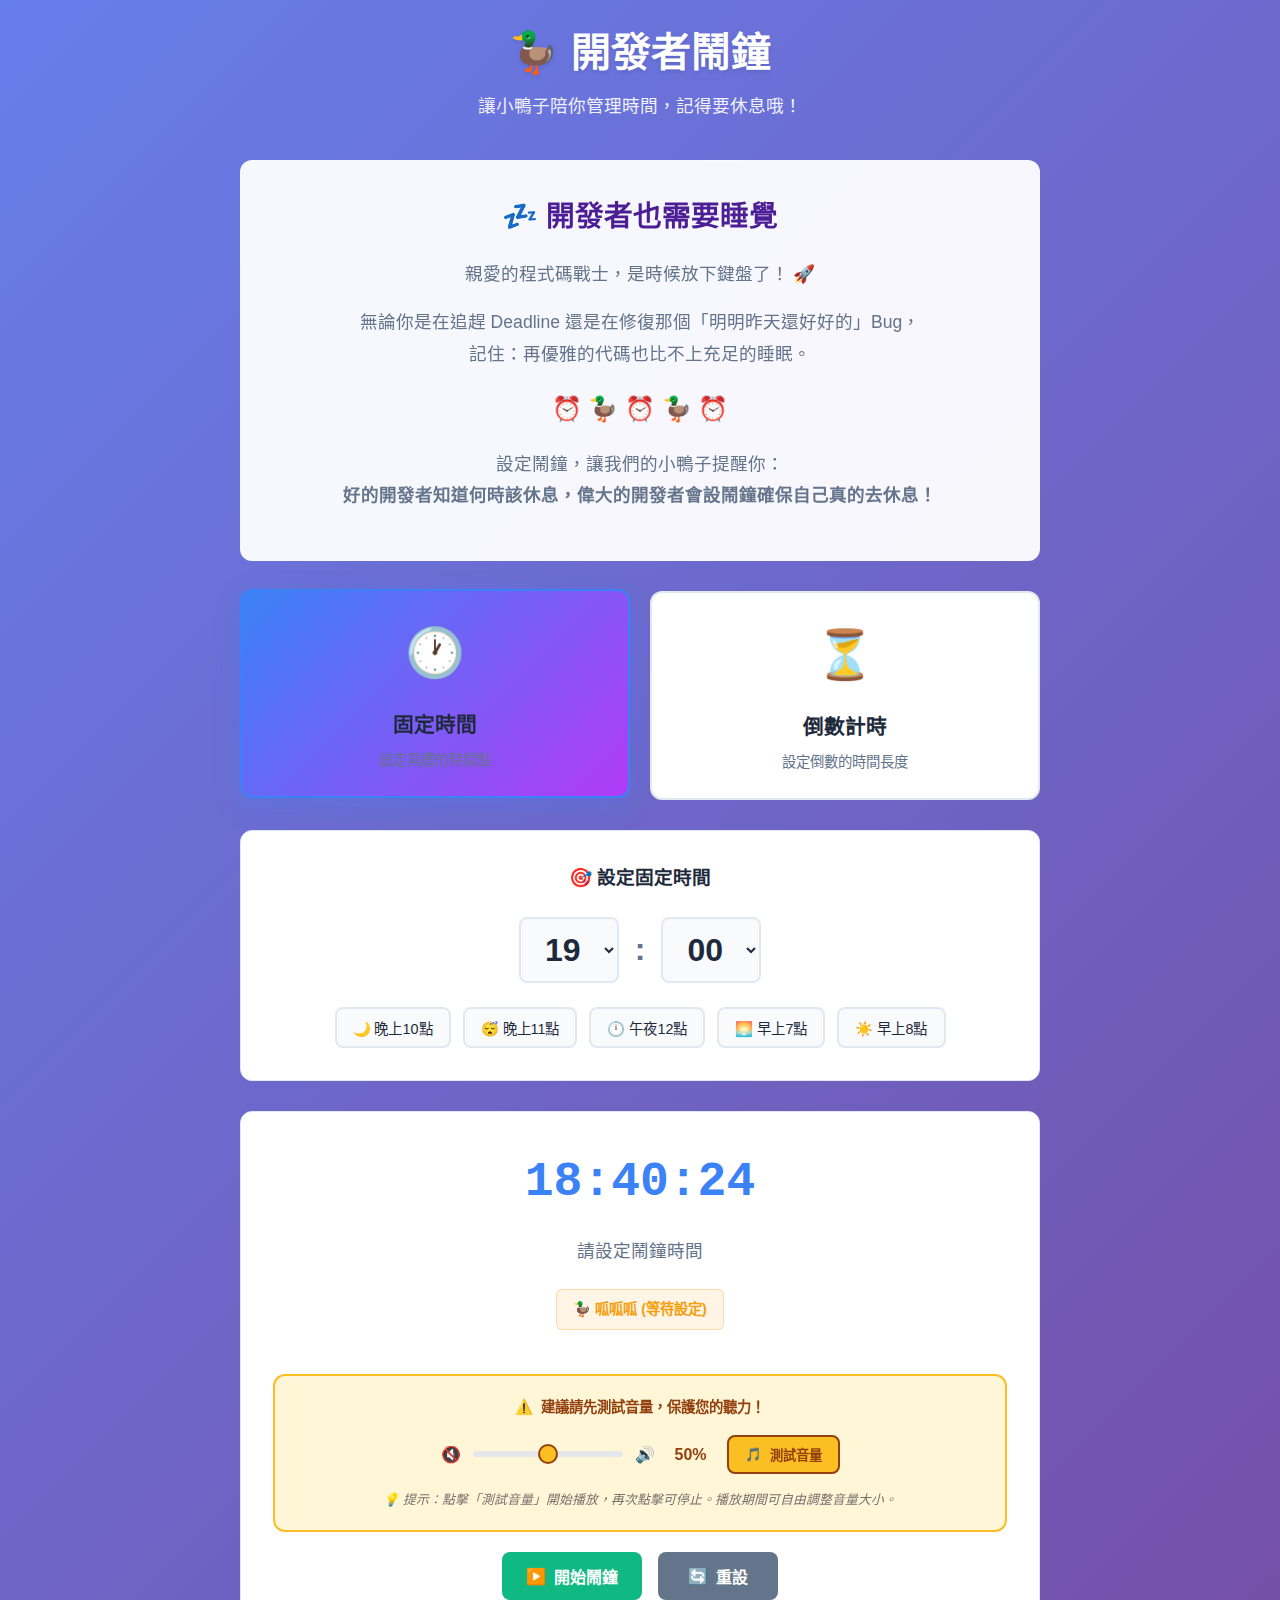
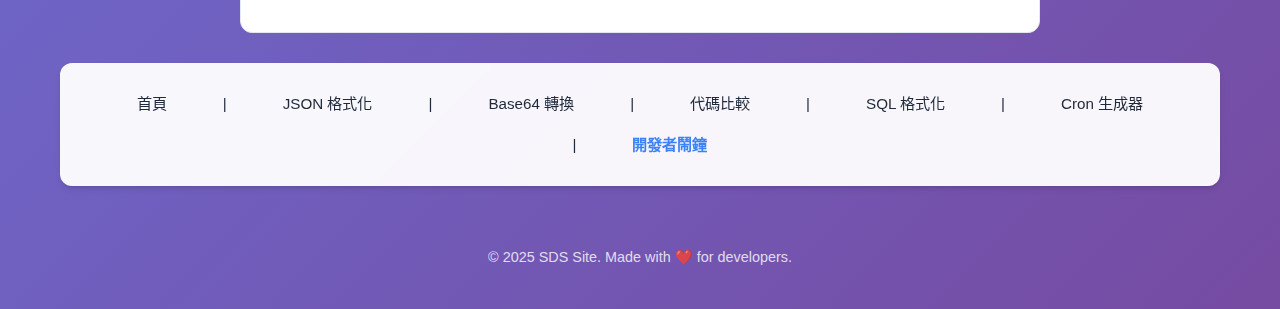
<file: pages/AlarmClock.html>
<!DOCTYPE html>
<html lang="zh-TW">
<head>
    <meta charset="UTF-8">
    <meta name="viewport" content="width=device-width, initial-scale=1.0">
    
    <!-- SEO 基本標籤 -->
    <title>開發者鬧鐘 - 程式設計師專用時間管理工具 | SDS Site</title>
    <meta name="description" content="專為開發者設計的可愛鬧鐘工具！支援固定時間和倒數計時模式，小鴨子陪你管理編程時間。具備音量測試、安全提醒功能，讓程式設計師養成良好的工作休息習慣。">
    <meta name="keywords" content="開發者鬧鐘,程式設計師工具,倒數計時器,固定時間鬧鐘,編程工具,時間管理,工作休息提醒,SDS Site,developer alarm,programming timer">
    <meta name="author" content="SDS Site">
    <meta name="robots" content="index, follow">
    
    <!-- Open Graph 標籤 (Facebook, LinkedIn 等) -->
    <meta property="og:type" content="website">
    <meta property="og:title" content="開發者鬧鐘 - 程式設計師專用時間管理工具">
    <meta property="og:description" content="專為開發者設計的可愛鬧鐘工具！支援固定時間和倒數計時模式，小鴨子陪你管理編程時間，養成良好的工作休息習慣。">
    <meta property="og:url" content="https://sds-site.vercel.app/AlarmClock.html">
    <meta property="og:site_name" content="SDS Site - 開發者工具集">
    <meta property="og:locale" content="zh_TW">
    <meta property="og:image" content="https://sds-site.vercel.app/images/alarm-clock-preview.png">
    <meta property="og:image:width" content="1200">
    <meta property="og:image:height" content="630">
    <meta property="og:image:alt" content="開發者鬧鐘工具預覽圖 - 可愛的小鴨子時間管理界面">
    
    <!-- Twitter Card 標籤 -->
    <meta name="twitter:card" content="summary_large_image">
    <meta name="twitter:title" content="開發者鬧鐘 - 程式設計師專用時間管理工具">
    <meta name="twitter:description" content="專為開發者設計的可愛鬧鐘工具！支援固定時間和倒數計時模式，小鴨子陪你管理編程時間。">
    <meta name="twitter:image" content="https://sds-site.vercel.app/images/alarm-clock-preview.png">
    <meta name="twitter:image:alt" content="開發者鬧鐘工具預覽圖">
    <meta name="twitter:site" content="@SDS_Site">
    <meta name="twitter:creator" content="@SDS_Site">
    
    <!-- 結構化資料 (JSON-LD) -->
    <script type="application/ld+json">
    {
        "@context": "https://schema.org",
        "@type": "WebApplication",
        "name": "開發者鬧鐘",
        "alternateName": "Developer Alarm Clock",
        "description": "專為程式設計師設計的時間管理鬧鐘工具，支援固定時間和倒數計時模式，具備音量測試和安全提醒功能。",
        "url": "https://sds-site.vercel.app/AlarmClock.html",
        "applicationCategory": "DeveloperApplication",
        "operatingSystem": "Web Browser",
        "offers": {
            "@type": "Offer",
            "price": "0",
            "priceCurrency": "USD"
        },
        "creator": {
            "@type": "Organization",
            "name": "SDS Site",
            "url": "https://sds-site.vercel.app"
        },
        "dateCreated": "2025-08-21",
        "inLanguage": "zh-TW",
        "isAccessibleForFree": true,
        "keywords": "開發者工具,鬧鐘,時間管理,程式設計師,倒數計時",
        "screenshot": "https://sds-site.vercel.app/images/alarm-clock-preview.png",
        "softwareVersion": "1.0",
        "aggregateRating": {
            "@type": "AggregateRating",
            "ratingValue": "4.8",
            "ratingCount": "150",
            "bestRating": "5",
            "worstRating": "1"
        },
        "featureList": [
            "固定時間鬧鐘設定",
            "倒數計時功能", 
            "音量測試與調整",
            "可愛小鴨子動畫",
            "響應式設計",
            "無需安裝"
        ]
    }
    </script>
    
    <!-- 網站圖示和 PWA 相關 -->
    <link rel="icon" type="image/x-icon" href="data:image/svg+xml,<svg xmlns='http://www.w3.org/2000/svg' viewBox='0 0 100 100'><text y='.9em' font-size='90'>🦆</text></svg>">
    <link rel="apple-touch-icon" sizes="180x180" href="data:image/svg+xml,<svg xmlns='http://www.w3.org/2000/svg' viewBox='0 0 100 100'><text y='.9em' font-size='90'>🦆</text></svg>">
    
    <!-- 預連接和 DNS 預取 -->
    <link rel="preconnect" href="https://fonts.googleapis.com">
    <link rel="preconnect" href="https://fonts.gstatic.com" crossorigin>
    
    <!-- 規範化網址 -->
    <link rel="canonical" href="https://sds-site.vercel.app/AlarmClock.html">
    
    <!-- 語言相關 -->
    <link rel="alternate" hreflang="zh-TW" href="https://sds-site.vercel.app/AlarmClock.html">
    <link rel="alternate" hreflang="zh-CN" href="https://sds-site.vercel.app/AlarmClock.html">
    <link rel="alternate" hreflang="en" href="https://sds-site.vercel.app/en/AlarmClock.html">
    
    <!-- 主題顏色 -->
    <meta name="theme-color" content="#3b82f6">
    <meta name="msapplication-TileColor" content="#3b82f6">
    
    <!-- 安全性 -->
    <meta http-equiv="X-Content-Type-Options" content="nosniff">
    <meta http-equiv="X-Frame-Options" content="DENY">
    <meta http-equiv="X-XSS-Protection" content="1; mode=block">
    
    <link rel="stylesheet" href="styles.css">
    <style>
        /* 無障礙輔助樣式 */
        .sr-only {
            position: absolute;
            width: 1px;
            height: 1px;
            padding: 0;
            margin: -1px;
            overflow: hidden;
            clip: rect(0, 0, 0, 0);
            white-space: nowrap;
            border: 0;
        }

        /* 焦點樣式增強 */
        .mode-card:focus,
        .quick-time-btn:focus,
        .alarm-btn:focus,
        .test-sound-btn:focus,
        .time-input:focus,
        .countdown-number:focus,
        .volume-slider:focus {
            outline: 2px solid var(--primary-color);
            outline-offset: 2px;
        }

        /* 鬧鐘專用樣式 */
        .alarm-container {
            max-width: 800px;
            margin: 0 auto;
        }

        .alarm-mode-selector {
            display: grid;
            grid-template-columns: 1fr 1fr;
            gap: 20px;
            margin-bottom: 30px;
        }

        .mode-card {
            background: var(--bg-primary);
            border: 2px solid var(--border-color);
            border-radius: var(--radius-lg);
            padding: 24px;
            text-align: center;
            cursor: pointer;
            transition: all 0.3s ease;
            position: relative;
            overflow: hidden;
        }

        .mode-card:hover {
            border-color: var(--primary-color);
            transform: translateY(-2px);
            box-shadow: var(--shadow-md);
        }

        .mode-card.active {
            border-color: var(--primary-color);
            background: linear-gradient(135deg, rgba(59, 130, 246), rgba(178, 59, 246));
            box-shadow: 0 8px 25px rgba(59, 130, 246, 0.25);
            transform: translateY(-2px);
        }

        .mode-card::before {
            content: '';
            position: absolute;
            top: 0;
            left: -100%;
            width: 100%;
            height: 100%;
            background: linear-gradient(90deg, transparent, rgba(59, 130, 246, 0.1), transparent);
            transition: left 0.5s ease;
        }

        .mode-card:hover::before {
            left: 100%;
        }

        .mode-icon {
            font-size: 3rem;
            margin-bottom: 16px;
            display: block;
        }

        .mode-title {
            font-size: 1.3rem;
            font-weight: 600;
            color: var(--text-primary);
            margin-bottom: 8px;
        }

        .mode-desc {
            color: var(--text-secondary);
            font-size: 0.9rem;
        }

        .alarm-setup {
            background: var(--bg-primary);
            border-radius: var(--radius-lg);
            padding: 32px;
            margin-bottom: 30px;
            border: 1px solid var(--border-color);
        }

        .setup-section {
            display: none;
        }

        .setup-section.active {
            display: block;
        }

        .time-input-group {
            display: flex;
            align-items: center;
            justify-content: center;
            gap: 16px;
            margin-bottom: 24px;
            flex-wrap: wrap;
        }

        .time-input {
            font-size: 2rem;
            font-weight: 600;
            padding: 12px 16px;
            border: 2px solid var(--border-color);
            border-radius: var(--radius-md);
            text-align: center;
            background: var(--bg-secondary);
            color: var(--text-primary);
            transition: all 0.3s ease;
            min-width: 80px;
        }

        .time-select {
            min-width: 100px;
            cursor: pointer;
        }

        .time-input:focus {
            border-color: var(--primary-color);
            outline: none;
            background: var(--bg-primary);
            box-shadow: 0 0 0 3px rgba(59, 130, 246, 0.1);
        }

        .quick-time-buttons {
            display: flex;
            gap: 12px;
            justify-content: center;
            flex-wrap: wrap;
            margin-top: 20px;
        }

        .quick-time-btn {
            padding: 8px 16px;
            border: 2px solid var(--border-color);
            border-radius: var(--radius-md);
            background: var(--bg-secondary);
            color: var(--text-primary);
            font-size: 0.9rem;
            font-weight: 500;
            cursor: pointer;
            transition: all 0.3s ease;
        }

        .quick-time-btn:hover {
            border-color: var(--primary-color);
            background: var(--primary-color);
            color: white;
            transform: translateY(-2px);
        }

        .time-separator {
            font-size: 2rem;
            font-weight: 600;
            color: var(--text-secondary);
        }

        .countdown-input {
            display: flex;
            align-items: center;
            justify-content: center;
            gap: 12px;
            margin-bottom: 24px;
            flex-wrap: wrap;
        }

        .countdown-group {
            display: flex;
            flex-direction: column;
            align-items: center;
            gap: 8px;
        }

        .countdown-label {
            font-size: 0.9rem;
            color: var(--text-secondary);
            font-weight: 500;
        }

        .countdown-number {
            font-size: 1.5rem;
            font-weight: 600;
            padding: 8px 12px;
            border: 2px solid var(--border-color);
            border-radius: var(--radius-md);
            text-align: center;
            background: var(--bg-secondary);
            color: var(--text-primary);
            width: 70px;
        }

        .countdown-number:focus {
            border-color: var(--primary-color);
            outline: none;
            background: var(--bg-primary);
            box-shadow: 0 0 0 3px rgba(59, 130, 246, 0.1);
        }

        .alarm-display {
            background: var(--bg-primary);
            border-radius: var(--radius-lg);
            padding: 32px;
            text-align: center;
            border: 1px solid var(--border-color);
            margin-bottom: 30px;
        }

        .current-time {
            font-size: 3rem;
            font-weight: 700;
            color: var(--primary-color);
            margin-bottom: 16px;
            font-family: 'JetBrains Mono', monospace;
        }

        .alarm-info {
            font-size: 1.1rem;
            color: var(--text-secondary);
            margin-bottom: 24px;
        }

        .alarm-status {
            display: inline-block;
            padding: 8px 16px;
            border-radius: var(--radius-sm);
            font-weight: 600;
            font-size: 0.9rem;
            margin-bottom: 24px;
        }

        .status-waiting {
            background: rgba(245, 158, 11, 0.1);
            color: var(--warning-color);
            border: 1px solid rgba(245, 158, 11, 0.3);
        }

        .status-active {
            background: rgba(16, 185, 129, 0.1);
            color: var(--success-color);
            border: 1px solid rgba(16, 185, 129, 0.3);
        }

        .status-ringing {
            background: rgba(239, 68, 68, 0.1);
            color: var(--error-color);
            border: 1px solid rgba(239, 68, 68, 0.3);
            animation: pulse 1s infinite;
        }

        @keyframes pulse {
            0%, 100% { opacity: 1; }
            50% { opacity: 0.7; }
        }

        /* 進度條和小鴨子 */
        .progress-container {
            position: relative;
            width: 100%;
            height: 80px;
            background: var(--bg-secondary);
            border-radius: var(--radius-lg);
            margin: 24px 0;
            border: 2px solid var(--border-color);
            overflow: visible; /* 改為visible讓鸭子完全顯示 */
        }

        .progress-bar {
            height: 100%;
            background: linear-gradient(90deg, var(--success-color), var(--primary-color));
            border-radius: var(--radius-lg);
            transition: width 1s ease;
            position: relative;
        }

        .progress-duck {
            position: absolute;
            top: 50%;
            left: -30px;
            transform: translateY(-50%);
            font-size: 2rem;
            transition: all 1s ease;
            z-index: 10;
            animation: duck-walk 2s infinite;
        }

        @keyframes duck-walk {
            0%, 100% { 
                transform: translateY(-50%) rotate(-5deg);
            }
            25% { 
                transform: translateY(-55%) rotate(0deg);
            }
            50% { 
                transform: translateY(-50%) rotate(5deg);
            }
            75% { 
                transform: translateY(-45%) rotate(0deg);
            }
        }

        @keyframes duck-dance {
            0%, 100% { 
                transform: translateY(-50%) rotate(-10deg) scale(1);
            }
            25% { 
                transform: translateY(-60%) rotate(10deg) scale(1.1);
            }
            50% { 
                transform: translateY(-40%) rotate(-10deg) scale(1.1);
            }
            75% { 
                transform: translateY(-60%) rotate(10deg) scale(1);
            }
        }

        .progress-text {
            position: absolute;
            top: 50%;
            left: 50%;
            transform: translate(-50%, -50%);
            font-weight: 600;
            color: var(--text-primary);
            z-index: 5;
            text-shadow: 1px 1px 2px rgba(255, 255, 255, 0.8);
        }

        .control-buttons {
            display: flex;
            gap: 16px;
            justify-content: center;
            flex-wrap: wrap;
        }

        .alarm-btn {
            padding: 12px 24px;
            border: none;
            border-radius: var(--radius-md);
            font-weight: 600;
            font-size: 1rem;
            cursor: pointer;
            transition: all 0.3s ease;
            display: flex;
            align-items: center;
            gap: 8px;
            min-width: 120px;
            justify-content: center;
        }

        .btn-start {
            background: var(--success-color);
            color: white;
        }

        .btn-start:hover {
            background: #059669;
            transform: translateY(-2px);
        }

        .btn-pause {
            background: var(--warning-color);
            color: white;
        }

        .btn-pause:hover {
            background: #d97706;
            transform: translateY(-2px);
        }

        .btn-stop {
            background: var(--error-color);
            color: white;
        }

        .btn-stop:hover {
            background: #dc2626;
            transform: translateY(-2px);
        }

        .btn-reset {
            background: var(--secondary-color);
            color: white;
        }

        .btn-reset:hover {
            background: #475569;
            transform: translateY(-2px);
        }

        /* 音量測試區域 */
        .volume-test-section {
            background: rgba(255, 243, 205, 0.8);
            border: 2px solid #fbbf24;
            border-radius: var(--radius-lg);
            padding: 20px;
            margin: 20px 0;
            text-align: center;
            backdrop-filter: blur(10px);
        }

        .volume-warning {
            color: #92400e;
            font-size: 0.9rem;
            font-weight: 600;
            margin-bottom: 16px;
            display: flex;
            align-items: center;
            justify-content: center;
            gap: 8px;
        }

        .volume-controls {
            display: flex;
            align-items: center;
            justify-content: center;
            gap: 16px;
            margin-bottom: 16px;
            flex-wrap: wrap;
        }

        .volume-slider-container {
            display: flex;
            align-items: center;
            gap: 12px;
        }

        .volume-slider {
            width: 150px;
            height: 6px;
            background: #e5e7eb;
            border-radius: 3px;
            outline: none;
            -webkit-appearance: none;
            appearance: none;
            cursor: pointer;
        }

        .volume-slider::-webkit-slider-thumb {
            -webkit-appearance: none;
            width: 20px;
            height: 20px;
            background: #fbbf24;
            border-radius: 50%;
            cursor: pointer;
            border: 2px solid #92400e;
        }

        .volume-slider::-moz-range-thumb {
            width: 20px;
            height: 20px;
            background: #fbbf24;
            border-radius: 50%;
            cursor: pointer;
            border: 2px solid #92400e;
        }

        .volume-value {
            font-weight: 600;
            color: #92400e;
            min-width: 40px;
        }

        .test-sound-btn {
            background: #fbbf24;
            color: #92400e;
            border: 2px solid #92400e;
            padding: 8px 16px;
            border-radius: var(--radius-md);
            font-weight: 600;
            cursor: pointer;
            transition: all 0.3s ease;
            display: flex;
            align-items: center;
            gap: 8px;
        }

        .test-sound-btn:hover {
            background: #f59e0b;
            transform: translateY(-2px);
        }

        .test-sound-btn:disabled {
            opacity: 0.6;
            cursor: not-allowed;
            transform: none;
        }

        .test-sound-btn.playing {
            background: #ef4444;
            color: white;
            border-color: #dc2626;
            animation: pulse 2s infinite;
        }

        .test-sound-btn.playing:hover {
            background: #dc2626;
        }

        .safety-note {
            font-size: 0.8rem;
            color: #78716c;
            font-style: italic;
            margin-top: 12px;
        }

        /* 鬧鐘響起效果 */
        .alarm-ringing {
            animation: shake 0.5s infinite;
        }

        @keyframes shake {
            0%, 100% { transform: translateX(0); }
            25% { transform: translateX(-5px); }
            75% { transform: translateX(5px); }
        }

        .fun-descriptions {
            background: rgba(255, 255, 255, 0.95);
            backdrop-filter: blur(10px);
            border: 1px solid rgba(255, 255, 255, 0.2);
            border-radius: var(--radius-lg);
            padding: 32px;
            margin-bottom: 30px;
            text-align: center;
        }

        .fun-descriptions h2 {
            color: var(--hero-title-color);
            font-size: 1.8rem;
            font-weight: 600;
            margin-bottom: 20px;
        }

        .fun-descriptions p {
            color: var(--text-secondary);
            font-size: 1.1rem;
            line-height: 1.8;
            margin-bottom: 16px;
        }

        .emoji-separator {
            font-size: 1.5rem;
            margin: 20px 0;
        }

        /* 響應式設計 */
        @media (max-width: 768px) {
            .alarm-mode-selector {
                grid-template-columns: 1fr;
            }

            .time-input-group {
                flex-direction: column;
                gap: 12px;
            }

            .time-input {
                font-size: 1.5rem;
                min-width: 120px;
            }

            .current-time {
                font-size: 2rem;
            }

            .countdown-input {
                flex-direction: column;
                gap: 16px;
            }

            .control-buttons {
                flex-direction: column;
                align-items: center;
            }

            .alarm-btn {
                width: 100%;
                max-width: 200px;
            }

            .quick-time-buttons {
                flex-direction: column;
                gap: 8px;
            }

            .quick-time-btn {
                width: 100%;
                max-width: 200px;
            }

            .volume-test-section {
                padding: 16px;
                margin: 16px 0;
            }

            .volume-controls {
                flex-direction: column;
                gap: 12px;
            }

            .volume-slider-container {
                flex-direction: column;
                gap: 8px;
            }

            .volume-slider {
                width: 200px;
            }

            .test-sound-btn {
                width: 100%;
                max-width: 200px;
                justify-content: center;
            }
        }
    </style>
</head>
<body>
    <div class="container">
        <!-- Header -->
        <header class="header">
            <h1>🦆 開發者鬧鐘</h1>
            <p>讓小鴨子陪你管理時間，記得要休息哦！</p>
        </header>

        <!-- 主要內容區域 -->
        <main class="alarm-container" role="main">
            <!-- 有趣的描述 -->
            <section class="fun-descriptions" aria-labelledby="intro-heading">
                <h2 id="intro-heading">💤 開發者也需要睡覺</h2>
                <p>親愛的程式碼戰士，是時候放下鍵盤了！ 🚀</p>
                <p>無論你是在追趕 Deadline 還是在修復那個「明明昨天還好好的」Bug，<br>
                   記住：再優雅的代碼也比不上充足的睡眠。</p>
                <div class="emoji-separator" aria-hidden="true">⏰ 🦆 ⏰ 🦆 ⏰</div>
                <p>設定鬧鐘，讓我們的小鴨子提醒你：<br>
                   <strong>好的開發者知道何時該休息，偉大的開發者會設鬧鐘確保自己真的去休息！</strong></p>
            </section>

            <!-- 鬧鐘模式選擇 -->
            <section class="alarm-mode-selector" aria-labelledby="mode-heading">
                <h2 id="mode-heading" class="sr-only">選擇鬧鐘模式</h2>
                <div class="mode-card active" data-mode="fixed" role="button" tabindex="0" aria-pressed="true">
                    <span class="mode-icon" aria-hidden="true">🕐</span>
                    <div class="mode-title">固定時間</div>
                    <div class="mode-desc">設定具體的時間點</div>
                </div>
                <div class="mode-card" data-mode="countdown" role="button" tabindex="0" aria-pressed="false">
                    <span class="mode-icon" aria-hidden="true">⏳</span>
                    <div class="mode-title">倒數計時</div>
                    <div class="mode-desc">設定倒數的時間長度</div>
                </div>
            </section>

            <!-- 鬧鐘設定 -->
            <section class="alarm-setup" aria-labelledby="setup-heading">
                <h2 id="setup-heading" class="sr-only">鬧鐘設定</h2>
                <!-- 固定時間設定 -->
                <div class="setup-section active" id="fixed-setup" role="tabpanel" aria-labelledby="fixed-tab">
                    <h3 style="text-align: center; margin-bottom: 24px; color: var(--text-primary);">
                        🎯 設定固定時間
                    </h3>
                    <div class="time-input-group" role="group" aria-label="時間設定">
                        <label for="hours-select" class="sr-only">小時</label>
                        <select class="time-input time-select" id="hours-select" aria-label="選擇小時">
                            <!-- 小時選項 0-23 -->
                        </select>
                        <span class="time-separator" aria-hidden="true">:</span>
                        <label for="minutes-select" class="sr-only">分鐘</label>
                        <select class="time-input time-select" id="minutes-select" aria-label="選擇分鐘">
                            <!-- 分鐘選項 0-59 -->
                        </select>
                    </div>
                    
                    <!-- 快速設定按鈕 -->
                    <div class="quick-time-buttons" role="group" aria-label="快速時間設定">
                        <button class="quick-time-btn" data-time="22:00" aria-label="設定為晚上10點">🌙 晚上10點</button>
                        <button class="quick-time-btn" data-time="23:00" aria-label="設定為晚上11點">😴 晚上11點</button>
                        <button class="quick-time-btn" data-time="00:00" aria-label="設定為午夜12點">🕛 午夜12點</button>
                        <button class="quick-time-btn" data-time="07:00" aria-label="設定為早上7點">🌅 早上7點</button>
                        <button class="quick-time-btn" data-time="08:00" aria-label="設定為早上8點">☀️ 早上8點</button>
                    </div>
                </div>

                <!-- 倒數計時設定 -->
                <div class="setup-section" id="countdown-setup" role="tabpanel" aria-labelledby="countdown-tab">
                    <h3 style="text-align: center; margin-bottom: 24px; color: var(--text-primary);">
                        ⏰ 設定倒數時間
                    </h3>
                    <div class="countdown-input" role="group" aria-label="倒數時間設定">
                        <div class="countdown-group">
                            <label for="countdown-hours" class="countdown-label">小時</label>
                            <input type="number" class="countdown-number" id="countdown-hours" min="0" max="23" value="0" aria-label="倒數小時數">
                        </div>
                        <div class="countdown-group">
                            <label for="countdown-minutes" class="countdown-label">分鐘</label>
                            <input type="number" class="countdown-number" id="countdown-minutes" min="0" max="59" value="0" aria-label="倒數分鐘數">
                        </div>
                        <div class="countdown-group">
                            <label for="countdown-seconds" class="countdown-label">秒鐘</label>
                            <input type="number" class="countdown-number" id="countdown-seconds" min="0" max="59" value="0" aria-label="倒數秒數">
                        </div>
                    </div>
                </div>
            </section>

            <!-- 鬧鐘顯示 -->
            <section class="alarm-display" aria-labelledby="display-heading">
                <h2 id="display-heading" class="sr-only">鬧鐘狀態顯示</h2>
                <div class="current-time" id="current-time" aria-live="polite" aria-label="目前時間">00:00:00</div>
                <div class="alarm-info" id="alarm-info" aria-live="polite">請設定鬧鐘時間</div>
                <div class="alarm-status status-waiting" id="alarm-status" aria-live="assertive">🦆 呱呱呱 (等待設定)</div>

                <!-- 進度條和小鴨子 -->
                <div class="progress-container" id="progress-container" style="display: none;" role="progressbar" aria-label="倒數進度" aria-valuemin="0" aria-valuemax="100">
                    <div class="progress-bar" id="progress-bar" style="width: 0%;">
                        <div class="progress-duck" id="progress-duck" aria-hidden="true">🦆</div>
                    </div>
                    <div class="progress-text" id="progress-text" aria-live="polite">0%</div>
                </div>

                <!-- 音量測試區域 -->
                <section class="volume-test-section" aria-labelledby="volume-heading">
                    <h3 id="volume-heading" class="sr-only">音量測試與調整</h3>
                    <div class="volume-warning">
                        <span aria-hidden="true">⚠️</span>
                        <span>建議請先測試音量，保護您的聽力！</span>
                    </div>
                    
                    <div class="volume-controls" role="group" aria-label="音量控制">
                        <div class="volume-slider-container">
                            <span aria-hidden="true">🔇</span>
                            <label for="volume-slider" class="sr-only">音量調整</label>
                            <input type="range" class="volume-slider" id="volume-slider" 
                                   min="0" max="100" value="50" aria-label="音量滑桿，當前音量50%">
                            <span aria-hidden="true">🔊</span>
                        </div>
                        <div class="volume-value" id="volume-value" aria-live="polite">50%</div>
                        <button class="test-sound-btn" id="test-sound-btn" aria-label="測試音量大小">
                            <span aria-hidden="true">🎵</span> 測試音量
                        </button>
                    </div>
                    
                    <div class="safety-note">
                        💡 提示：點擊「測試音量」開始播放，再次點擊可停止。播放期間可自由調整音量大小。
                    </div>
                </section>

                <!-- 控制按鈕 -->
                <div class="control-buttons" role="group" aria-label="鬧鐘控制">
                    <button class="alarm-btn btn-start" id="start-btn" aria-label="開始鬧鐘">
                        <span aria-hidden="true">▶️</span> 開始鬧鐘
                    </button>
                    <button class="alarm-btn btn-pause" id="pause-btn" style="display: none;" aria-label="暫停鬧鐘">
                        <span aria-hidden="true">⏸️</span> 暫停
                    </button>
                    <button class="alarm-btn btn-stop" id="stop-btn" style="display: none;" aria-label="停止鬧鐘">
                        <span aria-hidden="true">⏹️</span> 停止
                    </button>
                    <button class="alarm-btn btn-reset" id="reset-btn" aria-label="重設鬧鐘">
                        <span aria-hidden="true">🔄</span> 重設
                    </button>
                </div>
            </section>
        </main>

        <!-- Navigation -->
        <nav class="navigation" data-auto-navigation>
            <!-- 導航內容會自動載入 -->
        </nav>
    </div>

    <!-- Toast System -->
    <script src="util/Toast.js"></script>

    <!-- 統一導航組件 -->
    <script src="components/navigation.js"></script>

    <script>
        class DeveloperAlarmClock {
            constructor() {
                this.alarmTime = null;
                this.originalAlarmTime = null; // 固定時間模式的開始時間
                this.totalAlarmDuration = null; // 固定時間模式的總時長
                this.countdownTime = null;
                this.originalCountdownTime = null;
                this.currentMode = 'fixed';
                this.isRunning = false;
                this.isPaused = false;
                this.alarmInterval = null;
                this.countdownInterval = null;
                this.alarmAudio = null;
                this.duckAudio = null;
                this.currentVolume = 0.5; // 預設音量50%
                this.isTestPlaying = false; // 測試音效播放狀態
                this.testAudioContext = null; // 測試音效的 AudioContext
                this.testOscillator = null; // 測試用的振盪器
                this.isAlarmRinging = false; // 鬧鐘響起狀態
                this.alarmSoundInterval = null; // 鬧鐘音效播放間隔
                
                this.initializeElements();
                this.populateTimeSelectors();
                this.bindEvents();
                this.updateCurrentTime();
                this.setupAlarmAudio();
                this.loadDuckSound();
                this.initVolumeControls();
                
                // 每秒更新時間
                setInterval(() => this.updateCurrentTime(), 1000);
            }

            initializeElements() {
                this.currentTimeEl = document.getElementById('current-time');
                this.alarmInfoEl = document.getElementById('alarm-info');
                this.alarmStatusEl = document.getElementById('alarm-status');
                this.progressContainer = document.getElementById('progress-container');
                this.progressBar = document.getElementById('progress-bar');
                this.progressDuck = document.getElementById('progress-duck');
                this.progressText = document.getElementById('progress-text');
                
                this.startBtn = document.getElementById('start-btn');
                this.pauseBtn = document.getElementById('pause-btn');
                this.stopBtn = document.getElementById('stop-btn');
                this.resetBtn = document.getElementById('reset-btn');
                
                this.hoursSelect = document.getElementById('hours-select');
                this.minutesSelect = document.getElementById('minutes-select');
                
                // 音量控制元素
                this.volumeSlider = document.getElementById('volume-slider');
                this.volumeValue = document.getElementById('volume-value');
                this.testSoundBtn = document.getElementById('test-sound-btn');
            }

            populateTimeSelectors() {
                // 填充小時選項 (00-23)
                for (let i = 0; i < 24; i++) {
                    const option = document.createElement('option');
                    option.value = i;
                    option.textContent = i.toString().padStart(2, '0');
                    this.hoursSelect.appendChild(option);
                }
                
                // 填充分鐘選項 (00-59)
                for (let i = 0; i < 60; i++) {
                    const option = document.createElement('option');
                    option.value = i;
                    option.textContent = i.toString().padStart(2, '0');
                    this.minutesSelect.appendChild(option);
                }
                
                // 設定預設時間為當前時間+1小時
                const now = new Date();
                const defaultHour = (now.getHours() + 1) % 24;
                this.hoursSelect.value = defaultHour;
                this.minutesSelect.value = 0;
            }

            bindEvents() {
                // 模式切換
                document.querySelectorAll('.mode-card').forEach(card => {
                    card.addEventListener('click', () => this.switchMode(card.dataset.mode));
                    // 鍵盤支援
                    card.addEventListener('keydown', (e) => {
                        if (e.key === 'Enter' || e.key === ' ') {
                            e.preventDefault();
                            this.switchMode(card.dataset.mode);
                        }
                    });
                });

                // 按鈕事件
                this.startBtn.addEventListener('click', () => this.startAlarm());
                this.pauseBtn.addEventListener('click', () => this.pauseAlarm());
                this.stopBtn.addEventListener('click', () => this.stopAlarm());
                this.resetBtn.addEventListener('click', () => this.resetAlarm());

                // 快速時間設定按鈕
                document.querySelectorAll('.quick-time-btn').forEach(btn => {
                    btn.addEventListener('click', () => this.setQuickTime(btn.dataset.time));
                });

                // 音量控制事件
                this.volumeSlider.addEventListener('input', () => this.updateVolume());
                this.testSoundBtn.addEventListener('click', () => this.testSound());

                // 鍵盤快捷鍵
                document.addEventListener('keydown', (e) => {
                    // 按空白鍵開始/暫停鬧鐘
                    if (e.code === 'Space' && !e.target.matches('input, select, button')) {
                        e.preventDefault();
                        if (this.isRunning && !this.isAlarmRinging) {
                            this.pauseAlarm();
                        } else if (!this.isRunning && !this.isAlarmRinging) {
                            this.startAlarm();
                        }
                    }
                    // 按 Escape 鍵停止鬧鐘
                    if (e.key === 'Escape' && (this.isRunning || this.isAlarmRinging)) {
                        this.stopAlarm();
                    }
                });

                // 輸入框限制
                this.setupInputValidation();
            }

            setQuickTime(timeString) {
                const [hours, minutes] = timeString.split(':').map(Number);
                this.hoursSelect.value = hours;
                this.minutesSelect.value = minutes;
                
                Toast.success(`快速設定：${timeString} 🕐`);
            }

            loadDuckSound() {
                // 嘗試載入鴨子音效檔案
                const audioFiles = [
                    './assets/sounds/duck-quack.mp3',
                    './assets/sounds/duck-quack-1.mp3',
                    './assets/sounds/duck-quack-2.mp3',
                    './assets/sounds/duck-quack-3.mp3'
                ];

                // 嘗試載入第一個可用的音效檔案
                this.loadAudioFile(audioFiles, 0);
            }

            loadAudioFile(audioFiles, index) {
                if (index >= audioFiles.length) {
                    console.log('🦆 未找到鴨子音效檔案，將使用預設音效');
                    Toast.info('未找到鴨子音效檔案，請參考 assets/sounds/README.md 添加音效 🦆');
                    return;
                }

                const audio = new Audio();
                audio.addEventListener('canplaythrough', () => {
                    this.duckAudio = audio;
                    this.duckAudio.volume = this.currentVolume; // 設定初始音量
                }, { once: true });

                audio.addEventListener('error', () => {
                    console.log(`音效檔案載入失敗: ${audioFiles[index]}`);
                    this.loadAudioFile(audioFiles, index + 1);
                }, { once: true });

                audio.src = audioFiles[index];
                audio.load();
            }

            setupInputValidation() {
                // 倒數計時輸入驗證
                ['countdown-hours', 'countdown-minutes', 'countdown-seconds'].forEach(id => {
                    const element = document.getElementById(id);
                    element.addEventListener('input', (e) => {
                        let value = parseInt(e.target.value);
                        let max = id.includes('hours') ? 23 : 59;
                        if (value > max) e.target.value = max;
                        if (value < 0) e.target.value = 0;
                    });
                });
            }

            initVolumeControls() {
                // 初始化音量控制
                this.updateVolume();
            }

            updateVolume() {
                const volume = this.volumeSlider.value / 100;
                this.currentVolume = volume;
                this.volumeValue.textContent = `${this.volumeSlider.value}%`;
                
                // 更新所有音效的音量
                if (this.duckAudio) {
                    this.duckAudio.volume = volume;
                }
                
                // 如果正在測試播放，即時更新音量
                if (this.isTestPlaying && this.testGainNode) {
                    this.testGainNode.gain.setValueAtTime(volume * 0.3, this.testAudioContext.currentTime);
                }
            }

            testSound() {
                if (this.isTestPlaying) {
                    // 如果正在播放，停止播放
                    this.stopTestSound();
                } else {
                    // 如果沒有播放，開始播放
                    this.startTestSound();
                }
            }

            startTestSound() {
                if (this.duckAudio) {
                    // 使用鴨子音效（循環播放）
                    this.duckAudio.currentTime = 0;
                    this.duckAudio.volume = this.currentVolume;
                    this.duckAudio.loop = true; // 設定循環播放
                    
                    const playPromise = this.duckAudio.play();
                    if (playPromise !== undefined) {
                        playPromise.then(() => {
                            this.isTestPlaying = true;
                            this.updateTestButton();
                            Toast.success(`🦆 開始播放測試音效！可調整音量 🎵`);
                        }).catch(e => {
                            console.log('播放鴨子音效失敗:', e);
                            this.startBeepTestSound();
                        });
                    }
                } else {
                    // 使用蜂鳴聲
                    this.startBeepTestSound();
                }
            }

            startBeepTestSound() {
                try {
                    // 創建持續的蜂鳴聲
                    this.testAudioContext = new (window.AudioContext || window.webkitAudioContext)();
                    this.testOscillator = this.testAudioContext.createOscillator();
                    this.testGainNode = this.testAudioContext.createGain();
                    
                    this.testOscillator.connect(this.testGainNode);
                    this.testGainNode.connect(this.testAudioContext.destination);
                    
                    this.testOscillator.frequency.value = 800;
                    this.testOscillator.type = 'sine';
                    
                    // 設定音量
                    this.testGainNode.gain.setValueAtTime(this.currentVolume * 0.3, this.testAudioContext.currentTime);
                    
                    this.testOscillator.start();
                    
                    this.isTestPlaying = true;
                    this.updateTestButton();
                    Toast.success(`🔔 開始播放測試蜂鳴！可調整音量 🎵`);
                } catch (e) {
                    console.log('創建測試音效失敗:', e);
                    Toast.error('無法播放測試音效 ❌');
                }
            }

            stopTestSound() {
                if (this.duckAudio && this.duckAudio.loop) {
                    // 停止鴨子音效
                    this.duckAudio.pause();
                    this.duckAudio.loop = false;
                    this.duckAudio.currentTime = 0;
                } 
                
                if (this.testOscillator) {
                    // 停止蜂鳴聲
                    try {
                        this.testOscillator.stop();
                        this.testOscillator.disconnect();
                        this.testGainNode.disconnect();
                        this.testAudioContext.close();
                    } catch (e) {
                        console.log('停止測試音效時發生錯誤:', e);
                    }
                    this.testOscillator = null;
                    this.testGainNode = null;
                    this.testAudioContext = null;
                }
                
                this.isTestPlaying = false;
                this.updateTestButton();
                Toast.info('測試音效已停止 ⏹️');
            }

            updateTestButton() {
                if (this.isTestPlaying) {
                    this.testSoundBtn.innerHTML = '<span>⏸️</span> 停止測試';
                    this.testSoundBtn.style.background = '#ef4444';
                    this.testSoundBtn.style.borderColor = '#dc2626';
                    this.testSoundBtn.style.color = 'white';
                } else {
                    this.testSoundBtn.innerHTML = '<span>🎵</span> 測試音量';
                    this.testSoundBtn.style.background = '#fbbf24';
                    this.testSoundBtn.style.borderColor = '#92400e';
                    this.testSoundBtn.style.color = '#92400e';
                }
            }

            testBeepSound() {
                // 播放測試蜂鳴聲
                const audioContext = new (window.AudioContext || window.webkitAudioContext)();
                const oscillator = audioContext.createOscillator();
                const gainNode = audioContext.createGain();
                
                oscillator.connect(gainNode);
                gainNode.connect(audioContext.destination);
                
                oscillator.frequency.value = 800;
                oscillator.type = 'sine';
                
                gainNode.gain.setValueAtTime(this.currentVolume * 0.3, audioContext.currentTime);
                gainNode.gain.exponentialRampToValueAtTime(0.01, audioContext.currentTime + 1);
                
                oscillator.start(audioContext.currentTime);
                oscillator.stop(audioContext.currentTime + 1);
                
                Toast.success(`🔔 蜂鳴音效測試完成！音量：${Math.round(this.currentVolume * 100)}%`);
            }

            setupAlarmAudio() {
                // 創建鬧鐘聲音（使用瀏覽器的 beep 音效）
                this.createAlarmSound();
            }

            createAlarmSound() {
                // 創建一個簡單的蜂鳴音效
                const audioContext = new (window.AudioContext || window.webkitAudioContext)();
                
                this.playAlarmSound = () => {
                    const oscillator = audioContext.createOscillator();
                    const gainNode = audioContext.createGain();
                    
                    oscillator.connect(gainNode);
                    gainNode.connect(audioContext.destination);
                    
                    oscillator.frequency.value = 800;
                    oscillator.type = 'sine';
                    
                    // 使用設定的音量，但限制最大音量避免太響
                    const volume = this.currentVolume * 0.3;
                    gainNode.gain.setValueAtTime(volume, audioContext.currentTime);
                    gainNode.gain.exponentialRampToValueAtTime(0.01, audioContext.currentTime + 0.5);
                    
                    oscillator.start(audioContext.currentTime);
                    oscillator.stop(audioContext.currentTime + 0.5);
                };
            }

            switchMode(mode) {
                this.currentMode = mode;
                
                // 更新模式卡片樣式和ARIA屬性
                document.querySelectorAll('.mode-card').forEach(card => {
                    card.classList.remove('active');
                    card.setAttribute('aria-pressed', 'false');
                });
                const activeCard = document.querySelector(`[data-mode="${mode}"]`);
                activeCard.classList.add('active');
                activeCard.setAttribute('aria-pressed', 'true');
                
                // 更新設定界面
                document.querySelectorAll('.setup-section').forEach(section => {
                    section.classList.remove('active');
                });
                document.getElementById(`${mode}-setup`).classList.add('active');
                
                // 重設狀態
                this.resetAlarm();
                
                Toast.success(`已切換到${mode === 'fixed' ? '固定時間' : '倒數計時'}模式 🦆`);
            }

            updateCurrentTime() {
                const now = new Date();
                const timeString = now.toLocaleTimeString('zh-TW', { hour12: false });
                this.currentTimeEl.textContent = timeString;
            }

            startAlarm() {
                if (this.currentMode === 'fixed') {
                    this.startFixedAlarm();
                } else {
                    this.startCountdownAlarm();
                }
            }

            startFixedAlarm() {
                const hours = parseInt(this.hoursSelect.value);
                const minutes = parseInt(this.minutesSelect.value);
                
                const now = new Date();
                const alarmDate = new Date();
                alarmDate.setHours(hours, minutes, 0, 0);
                
                // 如果設定的時間已經過了，設為明天
                if (alarmDate <= now) {
                    alarmDate.setDate(alarmDate.getDate() + 1);
                }
                
                this.alarmTime = alarmDate;
                this.originalAlarmTime = now; // 記錄開始時間用於計算進度
                this.totalAlarmDuration = alarmDate - now; // 總時長
                this.isRunning = true;
                this.isPaused = false;
                
                this.updateAlarmInfo();
                this.updateButtons();
                this.updateStatus('active', '🦆 鬧鐘已啟動');
                this.showProgressBar(); // 顯示進度條
                
                // 開始檢查鬧鐘
                this.alarmInterval = setInterval(() => this.checkAlarm(), 1000);
                
                Toast.success(`鬧鐘設定成功！將在 ${hours.toString().padStart(2, '0')}:${minutes.toString().padStart(2, '0')} 響起 🎯`);
            }

            startCountdownAlarm() {
                const hours = parseInt(document.getElementById('countdown-hours').value);
                const minutes = parseInt(document.getElementById('countdown-minutes').value);
                const seconds = parseInt(document.getElementById('countdown-seconds').value);
                
                const totalSeconds = hours * 3600 + minutes * 60 + seconds;
                
                if (totalSeconds === 0) {
                    Toast.warning('請設定倒數時間！⏰');
                    return;
                }
                
                this.countdownTime = totalSeconds;
                this.originalCountdownTime = totalSeconds;
                this.isRunning = true;
                this.isPaused = false;
                
                this.updateAlarmInfo();
                this.updateButtons();
                this.updateStatus('active', '🦆 倒數進行中');
                this.showProgressBar();
                
                // 開始倒數
                this.countdownInterval = setInterval(() => this.updateCountdown(), 1000);
                
                // Toast.success(`倒數計時開始！${this.formatTime(totalSeconds)} ⏳`);
            }

            checkAlarm() {
                const now = new Date();
                if (now >= this.alarmTime) {
                    this.triggerAlarm();
                } else {
                    this.updateAlarmInfo();
                    this.updateFixedAlarmProgress(); // 更新固定時間模式的進度條
                }
            }

            updateCountdown() {
                if (this.isPaused) return;
                
                this.countdownTime--;
                this.updateAlarmInfo();
                this.updateProgress();
                
                if (this.countdownTime <= 0) {
                    this.triggerAlarm();
                }
            }

            updateProgress() {
                const progress = ((this.originalCountdownTime - this.countdownTime) / this.originalCountdownTime) * 100;
                this.progressBar.style.width = `${progress}%`;
                this.progressText.textContent = `${Math.round(progress)}%`;
                
                // 更新ARIA屬性
                this.progressContainer.setAttribute('aria-valuenow', Math.round(progress));
                this.progressContainer.setAttribute('aria-label', `倒數進度 ${Math.round(progress)}%`);
                
                // 更新小鴨子位置（讓它從左邊走到右邊，100%時不被遮擋）
                const containerWidth = this.progressContainer.offsetWidth || 800; // 預設寬度
                const duckSize = 30; // 鴨子大小
                const maxPosition = containerWidth - duckSize - 10; // 留10px邊距
                const duckPosition = (progress / 100) * maxPosition - 30; // 從-30px開始
                this.progressDuck.style.left = `${Math.max(-30, Math.min(maxPosition, duckPosition))}px`;
            }

            updateFixedAlarmProgress() {
                if (!this.alarmTime || !this.originalAlarmTime || !this.totalAlarmDuration) return;
                
                const now = new Date();
                const elapsed = now - this.originalAlarmTime; // 已經過的時間
                const progress = Math.min(100, (elapsed / this.totalAlarmDuration) * 100); // 確保不超過100%
                
                this.progressBar.style.width = `${progress}%`;
                this.progressText.textContent = `${Math.round(progress)}%`;
                
                // 更新ARIA屬性
                this.progressContainer.setAttribute('aria-valuenow', Math.round(progress));
                this.progressContainer.setAttribute('aria-label', `鬧鐘進度 ${Math.round(progress)}%`);
                
                // 更新小鴨子位置
                const containerWidth = this.progressContainer.offsetWidth || 800;
                const duckSize = 30;
                const maxPosition = containerWidth - duckSize - 10;
                const duckPosition = (progress / 100) * maxPosition - 30;
                this.progressDuck.style.left = `${Math.max(-30, Math.min(maxPosition, duckPosition))}px`;
            }

            showProgressBar() {
                this.progressContainer.style.display = 'block';
                this.progressBar.style.width = '0%';
                this.progressText.textContent = '0%';
                this.progressDuck.style.left = '-30px';
            }

            hideProgressBar() {
                this.progressContainer.style.display = 'none';
            }

            triggerAlarm() {
                // 停止測試音效（如果正在播放）
                if (this.isTestPlaying) {
                    this.stopTestSound();
                }
                
                // 停止倒數計時，但不重設狀態
                if (this.countdownInterval) {
                    clearInterval(this.countdownInterval);
                    this.countdownInterval = null;
                }
                
                // 設定鬧鐘響起狀態
                this.isAlarmRinging = true;
                this.isRunning = false; // 倒數已結束
                
                this.updateStatus('ringing', '🔔 時間到了！該起床囉！');
                this.alarmInfoEl.textContent = '🦆 嘎嘎嘎！開發者，該睡覺啦！';
                
                // 添加震動效果
                document.querySelector('.alarm-display').classList.add('alarm-ringing');
                
                // 播放鴨子音效（如果有的話）
                if (this.duckAudio) {
                    this.playDuckSound();
                } else {
                    // 如果沒有鴨子音效，播放預設蜂鳴聲
                    this.startAlarmSound();
                }
                
                // 更新按鈕狀態：顯示暫停和停止按鈕
                this.updateAlarmButtons();
                
                Toast.success('⏰ 鬧鐘響起！時間到了！🦆 嘎嘎嘎~', 10000);
            }

            playDuckSound() {
                if (this.duckAudio) {
                    // 鬧鐘響起時循環播放鴨子音效
                    this.duckAudio.currentTime = 0;
                    this.duckAudio.volume = this.currentVolume;
                    this.duckAudio.loop = true; // 設定為循環播放
                    
                    this.duckAudio.play().catch(e => {
                        console.log('播放鴨子音效失敗:', e);
                        // 如果播放失敗，使用預設音效
                        this.startAlarmSound();
                    });
                    
                    // 小鴨子特效：讓進度條上的鴨子跳舞
                    this.duckDanceEffect();
                }
            }

            duckDanceEffect() {
                // 如果有進度條，讓小鴨子跳舞
                if (this.progressContainer.style.display !== 'none') {
                    this.progressDuck.style.animation = 'duck-dance 0.5s infinite';
                    setTimeout(() => {
                        this.progressDuck.style.animation = 'duck-walk 2s infinite';
                    }, 5000);
                }
            }

            startAlarmSound() {
                this.alarmSoundInterval = setInterval(() => {
                    this.playAlarmSound();
                }, 1000);
            }

            stopAlarmSound() {
                // 停止蜂鳴音效
                if (this.alarmSoundInterval) {
                    clearInterval(this.alarmSoundInterval);
                    this.alarmSoundInterval = null;
                }
                
                // 停止鴨子音效
                if (this.duckAudio) {
                    this.duckAudio.pause();
                    this.duckAudio.loop = false;
                    this.duckAudio.currentTime = 0;
                }
                
                // 移除震動效果
                document.querySelector('.alarm-display').classList.remove('alarm-ringing');
            }

            pauseAlarm() {
                if (this.isAlarmRinging) {
                    // 鬧鐘響起時的暫停/恢復音效
                    if (this.duckAudio && !this.duckAudio.paused) {
                        // 暫停鴨子音效
                        this.duckAudio.pause();
                        this.pauseBtn.innerHTML = '<span>▶️</span> 恢復';
                        Toast.info('鬧鐘音效已靜音 🔇');
                    } else if (this.duckAudio && this.duckAudio.paused) {
                        // 恢復鴨子音效
                        this.duckAudio.play();
                        this.pauseBtn.innerHTML = '<span>⏸️</span> 靜音';
                        Toast.info('鬧鐘音效已恢復 🔊');
                    } else if (this.alarmSoundInterval) {
                        // 暫停蜂鳴音效
                        this.stopAlarmSound();
                        this.pauseBtn.innerHTML = '<span>▶️</span> 恢復';
                        Toast.info('鬧鐘音效已靜音 🔇');
                    } else {
                        // 恢復蜂鳴音效
                        this.startAlarmSound();
                        this.pauseBtn.innerHTML = '<span>⏸️</span> 靜音';
                        Toast.info('鬧鐘音效已恢復 🔊');
                    }
                } else if (this.currentMode === 'countdown' && this.isRunning) {
                    // 原有的倒數暫停功能
                    this.isPaused = !this.isPaused;
                    this.updateStatus(this.isPaused ? 'waiting' : 'active', 
                                    this.isPaused ? '⏸️ 已暫停' : '🦆 倒數進行中');
                    this.pauseBtn.innerHTML = this.isPaused ? '<span>▶️</span> 繼續' : '<span>⏸️</span> 暫停';
                    
                    Toast.info(this.isPaused ? '倒數已暫停 ⏸️' : '倒數繼續進行 ▶️');
                }
            }

            stopAlarm() {
                this.isRunning = false;
                this.isPaused = false;
                this.isAlarmRinging = false; // 重設鬧鐘響起狀態
                
                // 停止測試音效（如果正在播放）
                if (this.isTestPlaying) {
                    this.stopTestSound();
                }
                
                if (this.alarmInterval) {
                    clearInterval(this.alarmInterval);
                    this.alarmInterval = null;
                }
                
                if (this.countdownInterval) {
                    clearInterval(this.countdownInterval);
                    this.countdownInterval = null;
                }
                
                this.stopAlarmSound();
                this.updateButtons();
                this.updateStatus('waiting', '🦆 鬧鐘已停止');
                this.hideProgressBar();
            }

            resetAlarm() {
                this.stopAlarm();
                this.alarmTime = null;
                this.originalAlarmTime = null; // 重設固定時間模式的開始時間
                this.totalAlarmDuration = null; // 重設固定時間模式的總時長
                this.countdownTime = null;
                this.originalCountdownTime = null;
                this.isAlarmRinging = false; // 確保重設鬧鐘響起狀態
                
                // 確保測試音效也停止
                if (this.isTestPlaying) {
                    this.stopTestSound();
                }
                
                this.alarmInfoEl.textContent = '請設定鬧鐘時間';
                this.updateStatus('waiting', '🦆 等待設定');
                this.hideProgressBar();
            }

            updateAlarmInfo() {
                if (this.currentMode === 'fixed' && this.alarmTime) {
                    const now = new Date();
                    const diff = this.alarmTime - now;
                    
                    if (diff > 0) {
                        const hours = Math.floor(diff / (1000 * 60 * 60));
                        const minutes = Math.floor((diff % (1000 * 60 * 60)) / (1000 * 60));
                        const seconds = Math.floor((diff % (1000 * 60)) / 1000);
                        
                        this.alarmInfoEl.textContent = 
                            `鬧鐘將在 ${this.alarmTime.toLocaleTimeString('zh-TW', { hour12: false })} 響起 (還有 ${hours}時${minutes}分${seconds}秒)`;
                    }
                } else if (this.currentMode === 'countdown' && this.countdownTime !== null) {
                    this.alarmInfoEl.textContent = `倒數剩餘：${this.formatTime(this.countdownTime)}`;
                }
            }

            updateButtons() {
                if (this.isRunning) {
                    this.startBtn.style.display = 'none';
                    this.stopBtn.style.display = 'inline-flex';
                    this.pauseBtn.style.display = this.currentMode === 'countdown' ? 'inline-flex' : 'none';
                } else if (this.isAlarmRinging) {
                    // 鬧鐘響起時的按鈕狀態
                    this.startBtn.style.display = 'none';
                    this.pauseBtn.style.display = 'inline-flex';
                    this.stopBtn.style.display = 'inline-flex';
                    this.pauseBtn.innerHTML = '<span>⏸️</span> 靜音';
                } else {
                    this.startBtn.style.display = 'inline-flex';
                    this.stopBtn.style.display = 'none';
                    this.pauseBtn.style.display = 'none';
                    this.pauseBtn.innerHTML = '<span>⏸️</span> 暫停';
                }
            }

            updateAlarmButtons() {
                // 鬧鐘響起時的特殊按鈕更新
                this.updateButtons();
            }

            updateStatus(type, text) {
                this.alarmStatusEl.className = `alarm-status status-${type}`;
                this.alarmStatusEl.textContent = text;
            }

            formatTime(seconds) {
                const h = Math.floor(seconds / 3600);
                const m = Math.floor((seconds % 3600) / 60);
                const s = seconds % 60;
                
                if (h > 0) {
                    return `${h}時${m}分${s}秒`;
                } else if (m > 0) {
                    return `${m}分${s}秒`;
                } else {
                    return `${s}秒`;
                }
            }
        }

        // 初始化鬧鐘
        document.addEventListener('DOMContentLoaded', function() {
            new DeveloperAlarmClock();
        });
    </script>
</body>
</html>
</file>
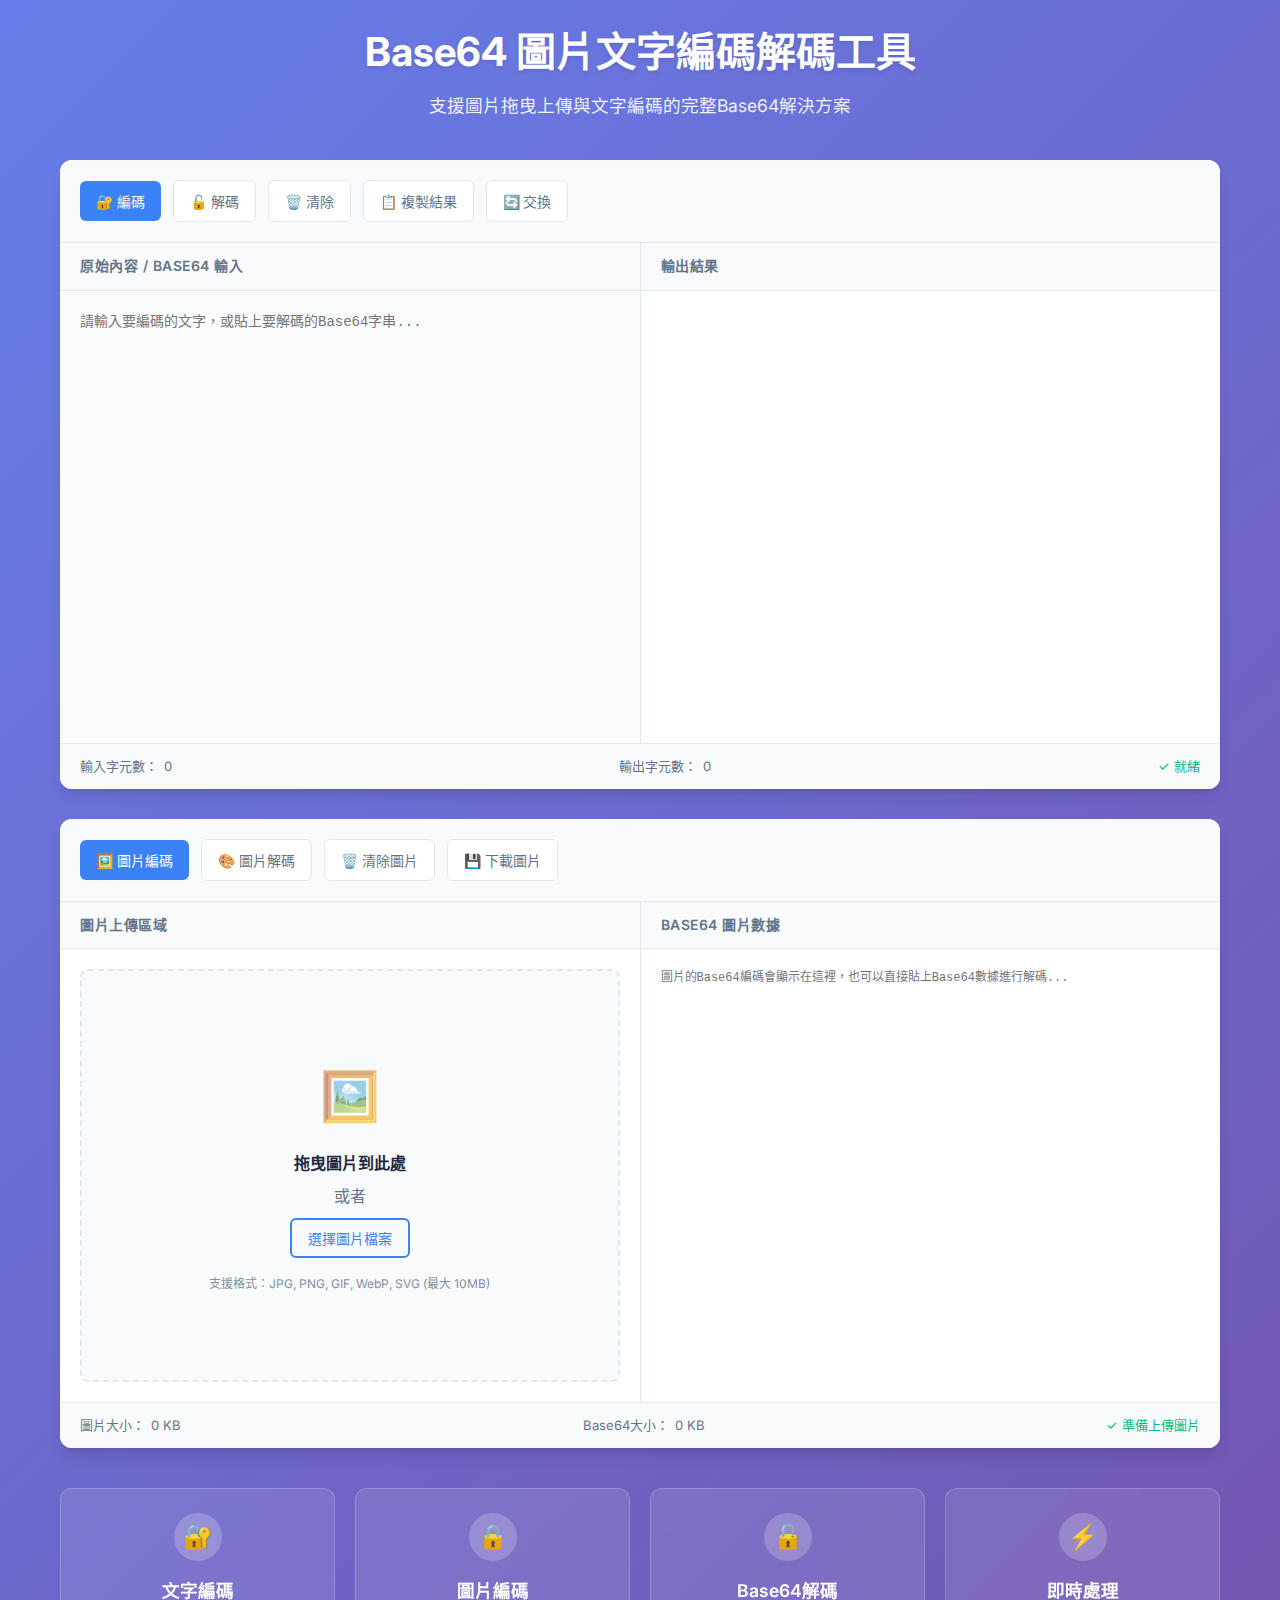
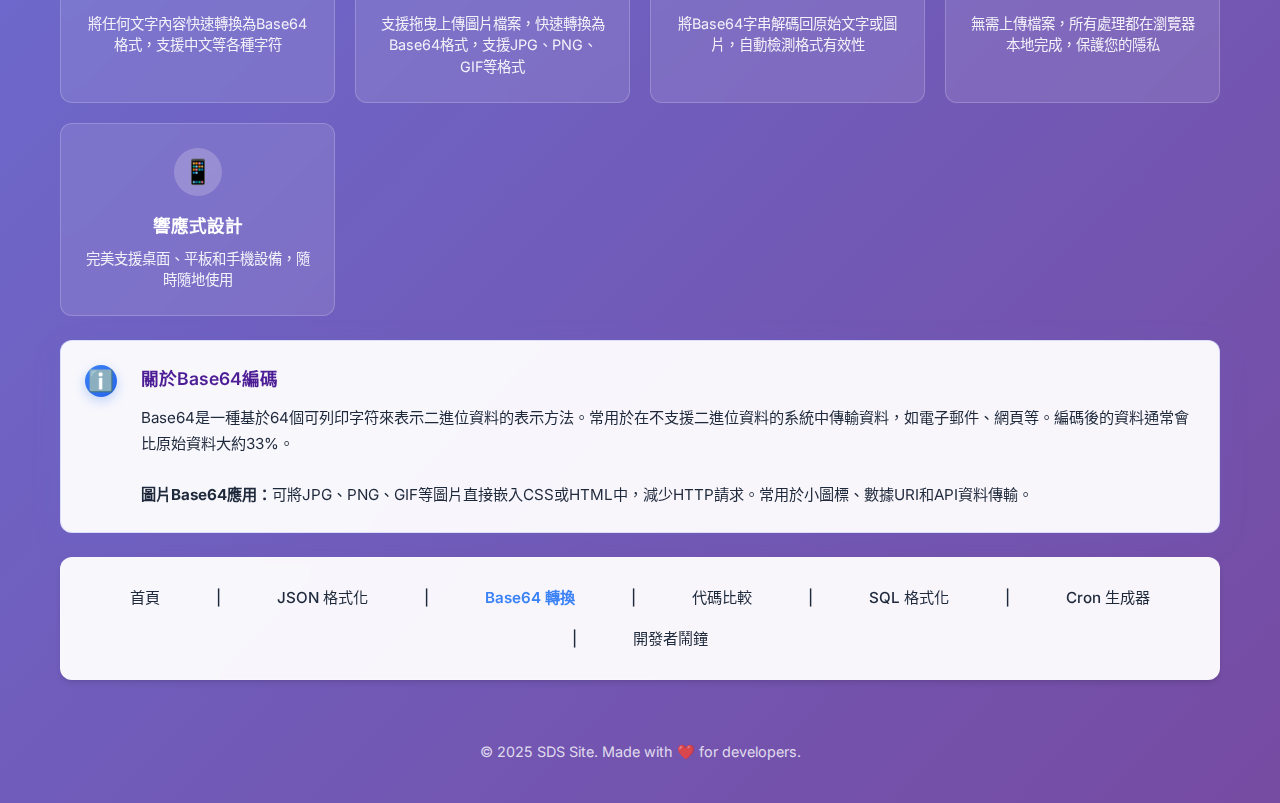
<file: pages/Base64Converter.html>
<!DOCTYPE html>
<html lang="zh-TW">
<head>
    <meta charset="UTF-8">
    <meta name="viewport" content="width=device-width, initial-scale=1.0">
    <title>Base64 編碼解碼工具 - 支援圖片與文字轉換 | 免費線上Base64轉換器</title>
    <meta name="description" content="免費線上Base64工具，支援圖片拖曳上傳、文字編碼解碼、JPG/PNG/GIF圖片轉Base64、Base64還原圖片。即時預覽、一鍵複製，開發者必備工具！">
    <meta name="keywords" content="Base64, Base64 編碼, Base64 解碼, 圖片轉Base64, Base64轉圖片, JPG轉Base64, PNG轉Base64, 圖片編碼, 圖片解碼, 拖曳上傳, 文字轉Base64, 檔案轉Base64, 線上工具, 開發者工具, 圖片Base64, Base64圖片, 在线Base64">
    <meta name="author" content="SDS Site Tools">
    <meta name="robots" content="index, follow">
    
    <!-- Open Graph / Facebook -->
    <meta property="og:type" content="website">
    <meta property="og:url" content="https://sds-site.vercel.app/Base64Converter">
    <meta property="og:title" content="Base64 編碼解碼工具 - 支援圖片與文字轉換">
    <meta property="og:description" content="免費線上Base64工具，支援圖片拖曳上傳、文字編碼解碼、JPG/PNG/GIF圖片轉Base64、Base64還原圖片。開發者必備工具！">
    <meta property="og:image" content="https://sds-site.vercel.app/images/base64-converter-preview.png">
    <meta property="og:image:width" content="1200">
    <meta property="og:image:height" content="630">
    <meta property="og:site_name" content="SDS Site Tools">
    <meta property="og:locale" content="zh_TW">
    
    <!-- Twitter -->
    <meta name="twitter:card" content="summary_large_image">
    <meta name="twitter:url" content="https://sds-site.vercel.app/Base64Converter">
    <meta name="twitter:title" content="Base64 編碼解碼工具 - 支援圖片與文字轉換">
    <meta name="twitter:description" content="免費線上Base64工具，支援圖片拖曳上傳、文字編碼解碼、JPG/PNG/GIF圖片轉Base64、Base64還原圖片。開發者必備工具！">
    <meta name="twitter:image" content="https://sds-site.vercel.app/images/base64-converter-preview.png">
    
    <!-- Additional SEO -->
    <meta name="theme-color" content="#3b82f6">
    <meta name="apple-mobile-web-app-capable" content="yes">
    <meta name="apple-mobile-web-app-status-bar-style" content="default">
    <meta name="apple-mobile-web-app-title" content="Base64 工具">
    
    <link rel="canonical" href="Base64Converter.html">
    <link rel="stylesheet" href="styles.css">
    <link rel="preconnect" href="https://fonts.googleapis.com">
    <link rel="preconnect" href="https://fonts.gstatic.com" crossorigin>
    <link href="https://fonts.googleapis.com/css2?family=Inter:wght@300;400;500;600;700&display=swap" rel="stylesheet">
    <script src="util/Toast.js"></script>
</head>
<body>
    <div class="container">
        <header class="header">
            <h1>Base64 圖片文字編碼解碼工具</h1>
            <p>支援圖片拖曳上傳與文字編碼的完整Base64解決方案</p>
        </header>

        <main>
        <section class="main-card" aria-label="文字Base64處理區域">
            <div class="toolbar">
                <button class="btn btn-primary" onclick="encodeText()" title="將文字編碼為Base64">
                    🔐 編碼
                </button>
                <button class="btn btn-secondary" onclick="decodeText()" title="將Base64解碼為文字">
                    🔓 解碼
                </button>
                <button class="btn btn-secondary" onclick="clearAll()" title="清除所有內容">
                    🗑️ 清除
                </button>
                <button class="btn btn-secondary" onclick="copyResult()" title="複製結果到剪貼簿">
                    📋 複製結果
                </button>
                <button class="btn btn-secondary" onclick="switchPanels()" title="交換輸入與輸出內容">
                    🔄 交換
                </button>
            </div>

            <div class="editor-container">
                <div class="editor-panel">
                    <div class="panel-header">
                        原始內容 / Base64 輸入
                    </div>
                    <textarea 
                        id="inputText" 
                        class="editor" 
                        placeholder="請輸入要編碼的文字，或貼上要解碼的Base64字串..."
                        oninput="updateStatus()"
                    ></textarea>
                </div>

                <div class="editor-panel">
                    <div class="panel-header">
                        輸出結果
                    </div>
                    <div id="outputText" class="output" onclick="selectOutput()"></div>
                </div>
            </div>

            <div class="status-bar">
                <div class="status-item">
                    <span>輸入字元數：</span>
                    <span id="inputLength">0</span>
                </div>
                <div class="status-item">
                    <span>輸出字元數：</span>
                    <span id="outputLength">0</span>
                </div>
                <div class="status-item" id="statusIndicator">
                    <span class="status-valid">✓ 就緒</span>
                </div>
            </div>
        </section>

        <!-- 圖片處理區塊 -->
        <section class="main-card" aria-label="圖片Base64處理區域">
            <div class="toolbar">
                <button class="btn btn-primary" onclick="encodeImageToBase64()" title="將圖片編碼為Base64">
                    🖼️ 圖片編碼
                </button>
                <button class="btn btn-secondary" onclick="decodeBase64ToImage()" title="將Base64解碼為圖片">
                    🎨 圖片解碼
                </button>
                <button class="btn btn-secondary" onclick="clearImageArea()" title="清除圖片區域">
                    🗑️ 清除圖片
                </button>
                <button class="btn btn-secondary" onclick="downloadImage()" title="下載圖片">
                    💾 下載圖片
                </button>
            </div>

            <div class="editor-container">
                <div class="editor-panel">
                    <div class="panel-header">
                        圖片上傳區域
                    </div>
                    <div id="imageDropZone" class="image-drop-zone">
                        <div class="drop-zone-content">
                            <div class="drop-zone-icon">🖼️</div>
                            <div class="drop-zone-text">
                                <p><strong>拖曳圖片到此處</strong></p>
                                <p>或者</p>
                                <button class="btn btn-outline" onclick="document.getElementById('imageInput').click()">
                                    選擇圖片檔案
                                </button>
                            </div>
                            <div class="drop-zone-info">
                                支援格式：JPG, PNG, GIF, WebP, SVG (最大 10MB)
                            </div>
                        </div>
                        <input type="file" id="imageInput" accept="image/*" style="display: none;" onchange="handleImageSelect(this.files[0])">
                        <div id="imagePreview" class="image-preview" style="display: none;">
                            <img id="previewImg" alt="預覽圖片">
                            <div class="image-info">
                                <div class="image-name" id="imageName"></div>
                                <div class="image-size" id="imageSize"></div>
                            </div>
                        </div>
                        <div id="imageLoadingOverlay" class="image-loading-overlay" style="display: none;">
                            <div class="loading-spinner"></div>
                            <div class="loading-text">處理中...</div>
                            <div class="loading-progress" id="loadingProgress"></div>
                        </div>
                    </div>
                </div>

                <div class="editor-panel">
                    <div class="panel-header">
                        Base64 圖片數據
                    </div>
                    <textarea 
                        id="imageBase64Output" 
                        class="editor image-base64-output" 
                        placeholder="圖片的Base64編碼會顯示在這裡，也可以直接貼上Base64數據進行解碼..."
                        oninput="debouncedUpdateImageBase64Status()"
                    ></textarea>
                </div>
            </div>

            <div class="status-bar">
                <div class="status-item">
                    <span>圖片大小：</span>
                    <span id="originalImageSize">0 KB</span>
                </div>
                <div class="status-item">
                    <span>Base64大小：</span>
                    <span id="base64ImageSize">0 KB</span>
                </div>
                <div class="status-item" id="imageStatusIndicator">
                    <span class="status-valid">✓ 準備上傳圖片</span>
                </div>
            </div>
        </section>

        <section class="features" aria-label="功能特色">
            <div class="feature-card">
                <div class="feature-icon">🔐</div>
                <h3>文字編碼</h3>
                <p>將任何文字內容快速轉換為Base64格式，支援中文等各種字符</p>
            </div>
            
            <div class="feature-card">
                <div class="feature-icon">🔒️</div>
                <h3>圖片編碼</h3>
                <p>支援拖曳上傳圖片檔案，快速轉換為Base64格式，支援JPG、PNG、GIF等格式</p>
            </div>
            
            <div class="feature-card">
                <div class="feature-icon">🔓️</div>
                <h3>Base64解碼</h3>
                <p>將Base64字串解碼回原始文字或圖片，自動檢測格式有效性</p>
            </div>
            
            <div class="feature-card">
                <div class="feature-icon">⚡</div>
                <h3>即時處理</h3>
                <p>無需上傳檔案，所有處理都在瀏覽器本地完成，保護您的隱私</p>
            </div>
            
            <div class="feature-card">
                <div class="feature-icon">📱</div>
                <h3>響應式設計</h3>
                <p>完美支援桌面、平板和手機設備，隨時隨地使用</p>
            </div>
        </section>

        <article class="info-card">
            <div class="info-card-content">
                <h4>關於Base64編碼</h4>
                <p>Base64是一種基於64個可列印字符來表示二進位資料的表示方法。常用於在不支援二進位資料的系統中傳輸資料，如電子郵件、網頁等。編碼後的資料通常會比原始資料大約33%。</p>
                <br>
                <p><strong>圖片Base64應用：</strong>可將JPG、PNG、GIF等圖片直接嵌入CSS或HTML中，減少HTTP請求。常用於小圖標、數據URI和API資料傳輸。</p>
            </div>
        </article>
        </main>

        <!-- Navigation -->
        <nav class="navigation" data-auto-navigation>
            <!-- 導航內容會自動載入 -->
        </nav>

        <!-- 頁腳會由導航組件自動添加 -->
    </div>

    <script>
        // Base64編碼函數
        function encodeText() {
            const input = document.getElementById('inputText');
            const output = document.getElementById('outputText');
            const statusIndicator = document.getElementById('statusIndicator');
            
            try {
                if (input.value.trim() === '') {
                    output.textContent = '';
                    updateStatus();
                    return;
                }
                
                // 使用UTF-8編碼處理中文
                const encoded = btoa(unescape(encodeURIComponent(input.value)));
                output.textContent = encoded;
                
                statusIndicator.innerHTML = '<span class="status-valid">✓ 編碼成功</span>';
                updateStatus();
                
            } catch (error) {
                output.textContent = '';
                statusIndicator.innerHTML = '<span class="status-error">✗ 編碼失敗：' + error.message + '</span>';
                updateStatus();
            }
        }

        // Base64解碼函數
        function decodeText() {
            const input = document.getElementById('inputText');
            const output = document.getElementById('outputText');
            const statusIndicator = document.getElementById('statusIndicator');
            
            try {
                if (input.value.trim() === '') {
                    output.textContent = '';
                    updateStatus();
                    return;
                }
                
                // 檢查是否為有效的Base64格式
                if (!isValidBase64(input.value.trim())) {
                    throw new Error('無效的Base64格式');
                }
                
                // 解碼並處理UTF-8
                const decoded = decodeURIComponent(escape(atob(input.value.trim())));
                output.textContent = decoded;
                
                statusIndicator.innerHTML = '<span class="status-valid">✓ 解碼成功</span>';
                updateStatus();
                
            } catch (error) {
                output.textContent = '';
                statusIndicator.innerHTML = '<span class="status-error">✗ 解碼失敗：' + error.message + '</span>';
                updateStatus();
            }
        }

        // 檢查Base64格式是否有效
        function isValidBase64(str) {
            // Base64字符集檢查
            const base64Regex = /^[A-Za-z0-9+/]*={0,2}$/;
            if (!base64Regex.test(str)) {
                return false;
            }
            
            // 長度檢查（必須是4的倍數）
            if (str.length % 4 !== 0) {
                return false;
            }
            
            return true;
        }

        // 清除所有內容
        function clearAll() {
            document.getElementById('inputText').value = '';
            document.getElementById('outputText').textContent = '';
            document.getElementById('statusIndicator').innerHTML = '<span class="status-valid">✓ 已清除</span>';
            updateStatus();
            
            // 1秒後恢復就緒狀態
            setTimeout(() => {
                document.getElementById('statusIndicator').innerHTML = '<span class="status-valid">✓ 就緒</span>';
            }, 1000);
        }

        // 複製結果到剪貼簿
        function copyResult() {
            const output = document.getElementById('outputText');
            const statusIndicator = document.getElementById('statusIndicator');
            
            if (output.textContent.trim() === '') {
                statusIndicator.innerHTML = '<span class="status-error">✗ 沒有可複製的內容</span>';
                setTimeout(() => {
                    statusIndicator.innerHTML = '<span class="status-valid">✓ 就緒</span>';
                }, 2000);
                return;
            }
            
            navigator.clipboard.writeText(output.textContent).then(() => {
                statusIndicator.innerHTML = '<span class="status-valid">✓ 已複製到剪貼簿</span>';
                setTimeout(() => {
                    statusIndicator.innerHTML = '<span class="status-valid">✓ 就緒</span>';
                }, 2000);
            }).catch(() => {
                // 降級方案：使用傳統方法
                const textArea = document.createElement('textarea');
                textArea.value = output.textContent;
                document.body.appendChild(textArea);
                textArea.select();
                document.execCommand('copy');
                document.body.removeChild(textArea);
                
                statusIndicator.innerHTML = '<span class="status-valid">✓ 已複製到剪貼簿</span>';
                setTimeout(() => {
                    statusIndicator.innerHTML = '<span class="status-valid">✓ 就緒</span>';
                }, 2000);
            });
        }

        // 交換輸入和輸出內容
        function switchPanels() {
            const input = document.getElementById('inputText');
            const output = document.getElementById('outputText');
            
            if (output.textContent.trim() === '') {
                document.getElementById('statusIndicator').innerHTML = '<span class="status-error">✗ 沒有可交換的內容</span>';
                setTimeout(() => {
                    document.getElementById('statusIndicator').innerHTML = '<span class="status-valid">✓ 就緒</span>';
                }, 2000);
                return;
            }
            
            const temp = input.value;
            input.value = output.textContent;
            output.textContent = temp;
            
            updateStatus();
            document.getElementById('statusIndicator').innerHTML = '<span class="status-valid">✓ 已交換內容</span>';
            setTimeout(() => {
                document.getElementById('statusIndicator').innerHTML = '<span class="status-valid">✓ 就緒</span>';
            }, 1500);
        }

        // 點擊輸出區域選中所有文字
        function selectOutput() {
            const output = document.getElementById('outputText');
            if (output.textContent.trim() === '') return;
            
            const range = document.createRange();
            range.selectNodeContents(output);
            const selection = window.getSelection();
            selection.removeAllRanges();
            selection.addRange(range);
        }

        // 更新狀態資訊
        function updateStatus() {
            const input = document.getElementById('inputText').value;
            const output = document.getElementById('outputText').textContent;
            
            document.getElementById('inputLength').textContent = input.length;
            document.getElementById('outputLength').textContent = output.length;
        }

        // 鍵盤快速鍵
        document.addEventListener('keydown', function(e) {
            if (e.ctrlKey || e.metaKey) {
                switch(e.key) {
                    case 'e':
                        e.preventDefault();
                        encodeText();
                        break;
                    case 'd':
                        e.preventDefault();
                        decodeText();
                        break;
                    case 'k':
                        e.preventDefault();
                        clearAll();
                        break;
                    case 'c':
                        if (e.shiftKey) {
                            e.preventDefault();
                            copyResult();
                        }
                        break;
                    case 's':
                        e.preventDefault();
                        switchPanels();
                        break;
                }
            }
        });

        // 頁面載入完成後的初始化
        document.addEventListener('DOMContentLoaded', function() {
            updateStatus();
            document.getElementById('inputText').focus();
            setupImageDropZone(); // 初始化圖片拖放區域
        });

        // 拖放文件支援
        const inputArea = document.getElementById('inputText');
        
        inputArea.addEventListener('dragover', function(e) {
            e.preventDefault();
            inputArea.style.backgroundColor = '#f0f9ff';
        });
        
        inputArea.addEventListener('dragleave', function(e) {
            e.preventDefault();
            inputArea.style.backgroundColor = '';
        });
        
        inputArea.addEventListener('drop', function(e) {
            e.preventDefault();
            inputArea.style.backgroundColor = '';
            
            const files = e.dataTransfer.files;
            if (files.length > 0) {
                const file = files[0];
                if (file.type.startsWith('text/') || file.size < 1024 * 1024) { // 限制1MB以下的文字檔
                    const reader = new FileReader();
                    reader.onload = function(e) {
                        inputArea.value = e.target.result;
                        updateStatus();
                    };
                    reader.readAsText(file);
                } else {
                    document.getElementById('statusIndicator').innerHTML = '<span class="status-error">✗ 請拖放文字檔案</span>';
                    setTimeout(() => {
                        document.getElementById('statusIndicator').innerHTML = '<span class="status-valid">✓ 就緒</span>';
                    }, 3000);
                }
            }
        });

        // 圖片處理相關函數
        let currentImageFile = null;
        let debounceTimer = null;

        // 顯示圖片Loading
        function showImageLoading(text = '處理中...', progress = '') {
            const overlay = document.getElementById('imageLoadingOverlay');
            const loadingText = overlay.querySelector('.loading-text');
            const loadingProgress = document.getElementById('loadingProgress');
            
            loadingText.textContent = text;
            loadingProgress.textContent = progress;
            overlay.style.display = 'flex';
        }

        // 隱藏圖片Loading
        function hideImageLoading() {
            const overlay = document.getElementById('imageLoadingOverlay');
            overlay.style.display = 'none';
        }

        // 防抖動的狀態更新函數
        function debouncedUpdateImageBase64Status() {
            clearTimeout(debounceTimer);
            debounceTimer = setTimeout(updateImageBase64Status, 300); // 300ms延遲
        }

        // 處理圖片上傳區域的拖放事件
        function setupImageDropZone() {
            const dropZone = document.getElementById('imageDropZone');
            
            dropZone.addEventListener('dragover', function(e) {
                e.preventDefault();
                dropZone.classList.add('dragover');
            });
            
            dropZone.addEventListener('dragleave', function(e) {
                e.preventDefault();
                dropZone.classList.remove('dragover');
            });
            
            dropZone.addEventListener('drop', function(e) {
                e.preventDefault();
                dropZone.classList.remove('dragover');
                
                const files = e.dataTransfer.files;
                if (files.length > 0) {
                    handleImageSelect(files[0]);
                }
            });
        }

        // 處理圖片選擇
        function handleImageSelect(file) {
            const statusIndicator = document.getElementById('imageStatusIndicator');
            
            if (!file) return;
            
            // 檢查檔案大小 (10MB限制)
            if (file.size > 10 * 1024 * 1024) {
                showToast.error('檔案太大，請選擇小於10MB的圖片');
                return;
            }
            
            // 檢查檔案類型
            if (!file.type.startsWith('image/')) {
                showToast.error('請選擇有效的圖片檔案');
                return;
            }
            
            currentImageFile = file;
            
            // 顯示Loading
            showImageLoading('正在載入圖片...', `檔案大小: ${formatFileSize(file.size)}`);
            
            // 顯示圖片預覽
            const reader = new FileReader();
            reader.onload = function(e) {
                setTimeout(() => {
                    showImagePreview(e.target.result, file.name, file.size);
                    hideImageLoading();
                    statusIndicator.innerHTML = '<span class="status-valid">✓ 圖片載入成功</span>';
                    showToast.success(`圖片載入成功: ${file.name}`);
                }, 300); // 稍微延遲以顯示Loading效果
            };
            
            reader.onerror = function() {
                hideImageLoading();
                statusIndicator.innerHTML = '<span class="status-error">✗ 圖片載入失敗</span>';
                showToast.error('圖片載入失敗，請重試');
            };
            
            reader.readAsDataURL(file);
        }

        // 顯示圖片預覽
        function showImagePreview(dataUrl, fileName, fileSize) {
            const dropZone = document.getElementById('imageDropZone');
            const preview = document.getElementById('imagePreview');
            const previewImg = document.getElementById('previewImg');
            const imageName = document.getElementById('imageName');
            const imageSize = document.getElementById('imageSize');
            const originalSizeElement = document.getElementById('originalImageSize');
            
            previewImg.src = dataUrl;
            imageName.textContent = fileName;
            imageSize.textContent = formatFileSize(fileSize);
            originalSizeElement.textContent = formatFileSize(fileSize);
            
            dropZone.querySelector('.drop-zone-content').style.display = 'none';
            preview.style.display = 'flex';
        }

        // 將圖片編碼為Base64（異步優化版）
        async function encodeImageToBase64() {
            const statusIndicator = document.getElementById('imageStatusIndicator');
            const output = document.getElementById('imageBase64Output');
            const base64SizeElement = document.getElementById('base64ImageSize');
            
            if (!currentImageFile) {
                showToast.error('請先選擇圖片檔案');
                return;
            }
            
            // 檢查檔案大小並顯示警告
            if (currentImageFile.size > 5 * 1024 * 1024) { // 5MB
                showToast.warning('圖片較大，編碼可能需要較長時間');
            }
            
            // 顯示Loading
            showImageLoading('正在編碼圖片...', `處理中: ${formatFileSize(currentImageFile.size)}`);
            statusIndicator.innerHTML = '<span class="status-valid">🔄 正在編碼圖片...</span>';
            
            // 使用 setTimeout 來確保UI更新
            setTimeout(() => {
                const reader = new FileReader();
                
                reader.onload = function(e) {
                    // 使用 requestAnimationFrame 來避免阻塞UI
                    requestAnimationFrame(() => {
                        const base64String = e.target.result;
                        output.value = base64String;
                        
                        const base64Size = new Blob([base64String]).size;
                        base64SizeElement.textContent = formatFileSize(base64Size);
                        
                        hideImageLoading();
                        statusIndicator.innerHTML = '<span class="status-valid">✓ 圖片編碼完成</span>';
                        showToast.success('圖片編碼完成！');
                    });
                };
                
                reader.onerror = function() {
                    hideImageLoading();
                    statusIndicator.innerHTML = '<span class="status-error">✗ 編碼失敗</span>';
                    showToast.error('圖片編碼失敗，請重試');
                };
                
                reader.readAsDataURL(currentImageFile);
            }, 50); // 50ms延遲確保UI更新
        }

        // 更新圖片Base64狀態（優化版）
        function updateImageBase64Status() {
            const input = document.getElementById('imageBase64Output');
            const statusIndicator = document.getElementById('imageStatusIndicator');
            const base64SizeElement = document.getElementById('base64ImageSize');
            
            // 使用 requestAnimationFrame 來避免阻塞UI
            requestAnimationFrame(() => {
                if (input.value.trim()) {
                    const base64Size = new Blob([input.value.trim()]).size;
                    base64SizeElement.textContent = formatFileSize(base64Size);
                    
                    // 檢查數據大小，如果太大則顯示警告
                    if (base64Size > 5 * 1024 * 1024) { // 5MB
                        statusIndicator.innerHTML = '<span class="status-warning">⚠ 數據較大，處理可能需要時間</span>';
                    } else if (input.value.trim().startsWith('data:image/')) {
                        statusIndicator.innerHTML = '<span class="status-valid">✓ 偵測到Base64圖片數據</span>';
                    } else {
                        statusIndicator.innerHTML = '<span class="status-error">⚠ 輸入的數據可能不是有效的圖片格式</span>';
                    }
                } else {
                    base64SizeElement.textContent = '0 KB';
                    statusIndicator.innerHTML = '<span class="status-valid">✓ 準備上傳圖片</span>';
                }
            });
        }

        // 將Base64解碼為圖片（異步優化版）
        async function decodeBase64ToImage() {
            const statusIndicator = document.getElementById('imageStatusIndicator');
            const input = document.getElementById('imageBase64Output');
            
            let base64Data = input.value.trim();
            
            // 如果圖片Base64區域為空，檢查文字區域
            if (!base64Data) {
                const textInput = document.getElementById('inputText');
                if (textInput.value.trim()) {
                    base64Data = textInput.value.trim();
                    // 將數據複製到圖片區域
                    input.value = base64Data;
                } else {
                    showToast.error('請輸入或貼上Base64圖片數據');
                    return;
                }
            }
            
            // 檢查數據大小並顯示警告
            const dataSize = new Blob([base64Data]).size;
            if (dataSize > 10 * 1024 * 1024) { // 10MB
                showToast.warning(`數據較大（${formatFileSize(dataSize)}），處理可能需要較長時間`);
            }
            
            // 顯示處理進度
            showImageLoading('正在處理數據...', `數據大小: ${formatFileSize(dataSize)}`);
            statusIndicator.innerHTML = '<span class="status-valid">🔄 正在處理數據...</span>';
            
            // 使用 setTimeout 來確保UI更新
            setTimeout(async () => {
                try {
                    // 檢查是否包含data URL前綴，如果沒有則嘗試添加
                    if (!base64Data.startsWith('data:')) {
                        showImageLoading('正在格式化數據...', '檢查Base64格式');
                        statusIndicator.innerHTML = '<span class="status-valid">🔄 正在格式化數據...</span>';
                        
                        // 如果是純Base64數據，嘗試添加常見的圖片格式前綴
                        if (base64Data.match(/^[A-Za-z0-9+/]+={0,2}$/)) {
                            base64Data = 'data:image/png;base64,' + base64Data;
                            input.value = base64Data;
                        } else {
                            hideImageLoading();
                            showToast.error('無效的Base64格式');
                            return;
                        }
                    }
                    
                    // 檢查是否為圖片類型的data URL
                    if (!base64Data.startsWith('data:image/')) {
                        hideImageLoading();
                        showToast.error('數據不是圖片格式');
                        return;
                    }
                    
                    showImageLoading('正在載入圖片...', '驗證圖片數據');
                    statusIndicator.innerHTML = '<span class="status-valid">🔄 正在載入圖片...</span>';
                    
                    // 異步載入圖片
                    const img = await loadImageAsync(base64Data);
                    
                    showImageLoading('正在生成預覽...', '處理圖片預覽');
                    statusIndicator.innerHTML = '<span class="status-valid">🔄 正在生成預覽...</span>';
                    
                    // 使用 requestAnimationFrame 來確保UI流暢
                    requestAnimationFrame(async () => {
                        try {
                            // 從Base64提取檔案資訊
                            const mimeMatch = base64Data.match(/data:([^;]+);/);
                            const mime = mimeMatch ? mimeMatch[1] : 'image/png';
                            const extension = mime.split('/')[1] || 'png';
                            const fileName = `decoded_image.${extension}`;
                            
                            // 計算大小
                            const base64String = base64Data.split(',')[1];
                            const fileSize = (base64String.length * 0.75); // 大約的檔案大小
                            
                            showImagePreview(base64Data, fileName, fileSize);
                            
                            showImageLoading('正在建立檔案...', '準備下載檔案');
                            statusIndicator.innerHTML = '<span class="status-valid">🔄 正在建立檔案...</span>';
                            
                            // 異步創建檔案物件
                            const blob = await fetch(base64Data).then(res => res.blob());
                            currentImageFile = new File([blob], fileName, { type: mime });
                            
                            // 更新檔案大小顯示
                            const originalSizeElement = document.getElementById('originalImageSize');
                            originalSizeElement.textContent = formatFileSize(blob.size);
                            
                            hideImageLoading();
                            statusIndicator.innerHTML = '<span class="status-valid">✓ Base64解碼成功</span>';
                            showToast.success('Base64解碼成功！');
                            
                        } catch (error) {
                            hideImageLoading();
                            showToast.error('解碼過程發生錯誤');
                        }
                    });
                    
                } catch (error) {
                    hideImageLoading();
                    if (error.message === 'invalid_image') {
                        showToast.error('無效的圖片數據或格式不支援');
                    } else {
                        showToast.error('解碼失敗：' + error.message);
                    }
                }
            }, 50); // 50ms延遲確保UI更新
        }

        // 異步載入圖片的輔助函數
        function loadImageAsync(src) {
            return new Promise((resolve, reject) => {
                const img = new Image();
                img.onload = () => resolve(img);
                img.onerror = () => reject(new Error('invalid_image'));
                img.src = src;
            });
        }

        // 清除圖片區域
        function clearImageArea() {
            const dropZone = document.getElementById('imageDropZone');
            const preview = document.getElementById('imagePreview');
            const output = document.getElementById('imageBase64Output');
            const statusIndicator = document.getElementById('imageStatusIndicator');
            const originalSizeElement = document.getElementById('originalImageSize');
            const base64SizeElement = document.getElementById('base64ImageSize');
            
            currentImageFile = null;
            preview.style.display = 'none';
            dropZone.querySelector('.drop-zone-content').style.display = 'block';
            output.value = '';
            originalSizeElement.textContent = '0 KB';
            base64SizeElement.textContent = '0 KB';
            hideImageLoading();
            
            statusIndicator.innerHTML = '<span class="status-valid">✓ 已清除圖片</span>';
            showToast.success('圖片區域已清除');
            setTimeout(() => {
                statusIndicator.innerHTML = '<span class="status-valid">✓ 準備上傳圖片</span>';
            }, 1500);
        }

        // 下載圖片
        function downloadImage() {
            const statusIndicator = document.getElementById('imageStatusIndicator');
            
            if (!currentImageFile) {
                showToast.error('沒有可下載的圖片');
                return;
            }
            
            const url = URL.createObjectURL(currentImageFile);
            const a = document.createElement('a');
            a.href = url;
            a.download = currentImageFile.name;
            document.body.appendChild(a);
            a.click();
            document.body.removeChild(a);
            URL.revokeObjectURL(url);
            
            statusIndicator.innerHTML = '<span class="status-valid">✓ 圖片下載開始</span>';
            showToast.success(`開始下載: ${currentImageFile.name}`);
            setTimeout(() => {
                statusIndicator.innerHTML = '<span class="status-valid">✓ 準備上傳圖片</span>';
            }, 2000);
        }

        // 格式化檔案大小
        function formatFileSize(bytes) {
            if (bytes === 0) return '0 B';
            const k = 1024;
            const sizes = ['B', 'KB', 'MB', 'GB'];
            const i = Math.floor(Math.log(bytes) / Math.log(k));
            return parseFloat((bytes / Math.pow(k, i)).toFixed(1)) + ' ' + sizes[i];
        }

        // Add structured data for SEO
        const structuredData = {
            "@context": "https://schema.org",
            "@type": "WebApplication",
            "name": "Base64 圖片文字編碼解碼工具",
            "alternateName": "Base64 Converter with Image Support",
            "description": "免費線上Base64工具，支援圖片拖曳上傣、JPG/PNG/GIF圖片轉Base64、Base64還原圖片、文字編碼解碼。開發者必備的完整Base64解決方案！",
            "url": "https://sds-site.vercel.app/Base64Converter",
            "applicationCategory": "DeveloperApplication",
            "operatingSystem": "Any",
            "permissions": "browser",
            "browserRequirements": "HTML5, JavaScript",
            "softwareVersion": "2.0",
            "featureList": [
                "圖片拖曳上傳",
                "JPG/PNG/GIF圖片轉Base64",
                "Base64解碼為圖片",
                "文字Base64編碼解碼",
                "即時預覽",
                "一鍵複製",
                "檔案下載",
                "響應式設計"
            ],
            "offers": {
                "@type": "Offer",
                "price": "0",
                "priceCurrency": "TWD",
                "availability": "https://schema.org/InStock"
            },
            "author": {
                "@type": "Organization",
                "name": "SDS Site Tools",
                "url": "https://sds-site.vercel.app"
            },
            "screenshot": "https://sds-site.vercel.app/images/base64-converter-preview.png",
            "aggregateRating": {
                "@type": "AggregateRating",
                "ratingValue": "4.8",
                "ratingCount": "1250",
                "bestRating": "5",
                "worstRating": "1"
            }
        };

        const script = document.createElement('script');
        script.type = 'application/ld+json';
        script.textContent = JSON.stringify(structuredData);
        document.head.appendChild(script);

        // Add FAQ structured data
        const faqData = {
            "@context": "https://schema.org",
            "@type": "FAQPage",
            "mainEntity": [
                {
                    "@type": "Question",
                    "name": "如何將圖片轉換為Base64？",
                    "acceptedAnswer": {
                        "@type": "Answer",
                        "text": "拖曳圖片到上傳區域或點擊選擇檔案，然後點擊「圖片編碼」按鈕即可將圖片轉換為Base64格式。支援JPG、PNG、GIF、WebP等格式。"
                    }
                },
                {
                    "@type": "Question",
                    "name": "如何將Base64還原為圖片？",
                    "acceptedAnswer": {
                        "@type": "Answer",
                        "text": "在Base64文字區域貼上圖片的Base64數據，然後點擊「圖片解碼」按鈕，系統會自動解析並顯示圖片預覽，可以下載還原的圖片檔案。"
                    }
                },
                {
                    "@type": "Question",
                    "name": "支援哪些圖片格式？",
                    "acceptedAnswer": {
                        "@type": "Answer",
                        "text": "支援所有常見的圖片格式，包括JPG、JPEG、PNG、GIF、WebP、SVG等。檔案大小限制為10MB。"
                    }
                },
                {
                    "@type": "Question",
                    "name": "Base64圖片有什麼用途？",
                    "acceptedAnswer": {
                        "@type": "Answer",
                        "text": "Base64圖片常用於網頁開發中直接嵌入小圖標、減少HTTP請求、API資料傳輸、電子郵件圖片嵌入等場景。"
                    }
                }
            ]
        };

        const faqScript = document.createElement('script');
        faqScript.type = 'application/ld+json';
        faqScript.textContent = JSON.stringify(faqData);
        document.head.appendChild(faqScript);

        // Add HowTo structured data
        const howToData = {
            "@context": "https://schema.org",
            "@type": "HowTo",
            "name": "如何使用Base64圖片轉換工具",
            "description": "學習如何使用線上工具將圖片轉換為Base64格式，以及如何將Base64數據還原為圖片",
            "totalTime": "PT2M",
            "supply": [
                {
                    "@type": "HowToSupply",
                    "name": "圖片檔案（JPG、PNG等）"
                }
            ],
            "tool": [
                {
                    "@type": "HowToTool",
                    "name": "Base64圖片轉換工具"
                }
            ],
            "step": [
                {
                    "@type": "HowToStep",
                    "name": "上傳圖片",
                    "text": "拖曳圖片到上傳區域或點擊選擇檔案按鈕",
                    "url": "https://sds-site.vercel.app/Base64Converter#upload"
                },
                {
                    "@type": "HowToStep",
                    "name": "轉換為Base64",
                    "text": "點擊「圖片編碼」按鈕將圖片轉換為Base64格式",
                    "url": "https://sds-site.vercel.app/Base64Converter#encode"
                },
                {
                    "@type": "HowToStep",
                    "name": "複製或下載結果",
                    "text": "複製Base64數據到剪貼簿或下載處理後的檔案",
                    "url": "https://sds-site.vercel.app/Base64Converter#result"
                }
            ]
        };

        const howToScript = document.createElement('script');
        howToScript.type = 'application/ld+json';
        howToScript.textContent = JSON.stringify(howToData);
        document.head.appendChild(howToScript);
    </script>

    <!-- 統一導航組件 -->
    <script src="components/navigation.js"></script>
</body>
</html>
</file>
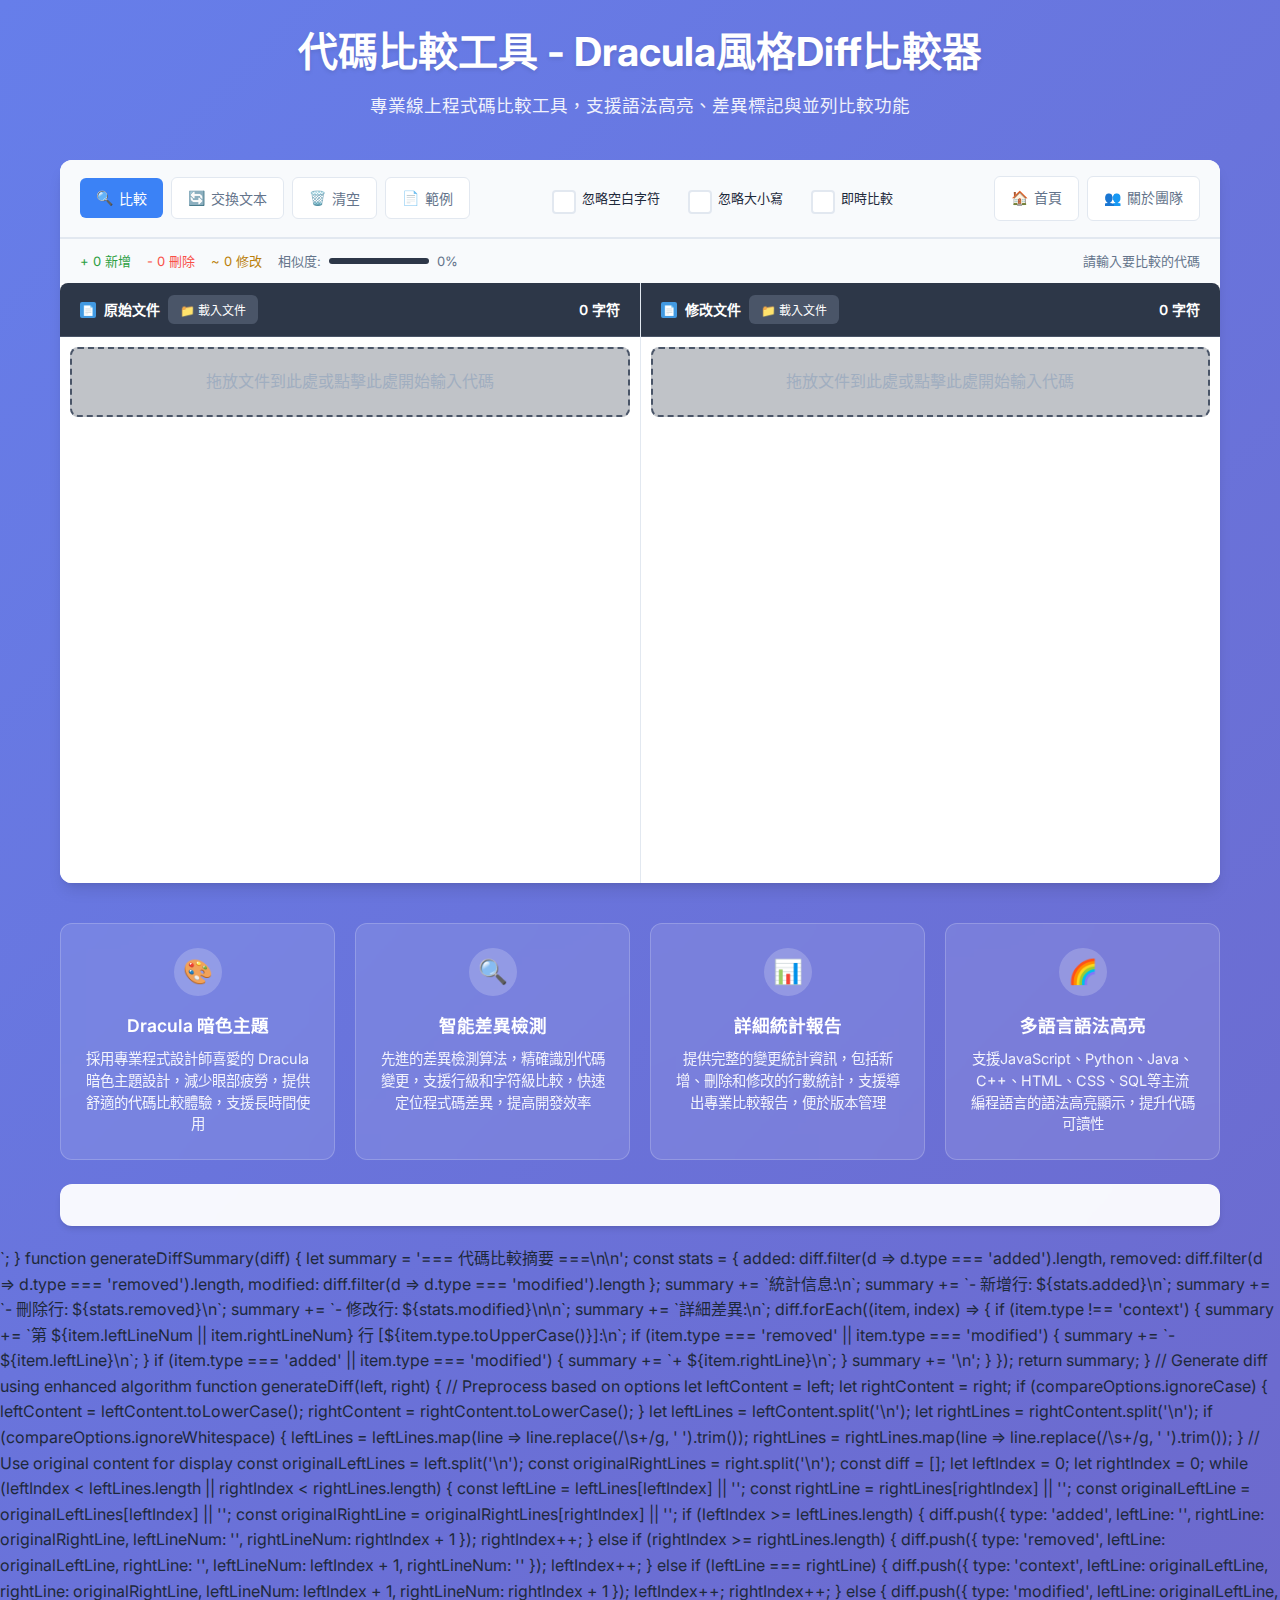
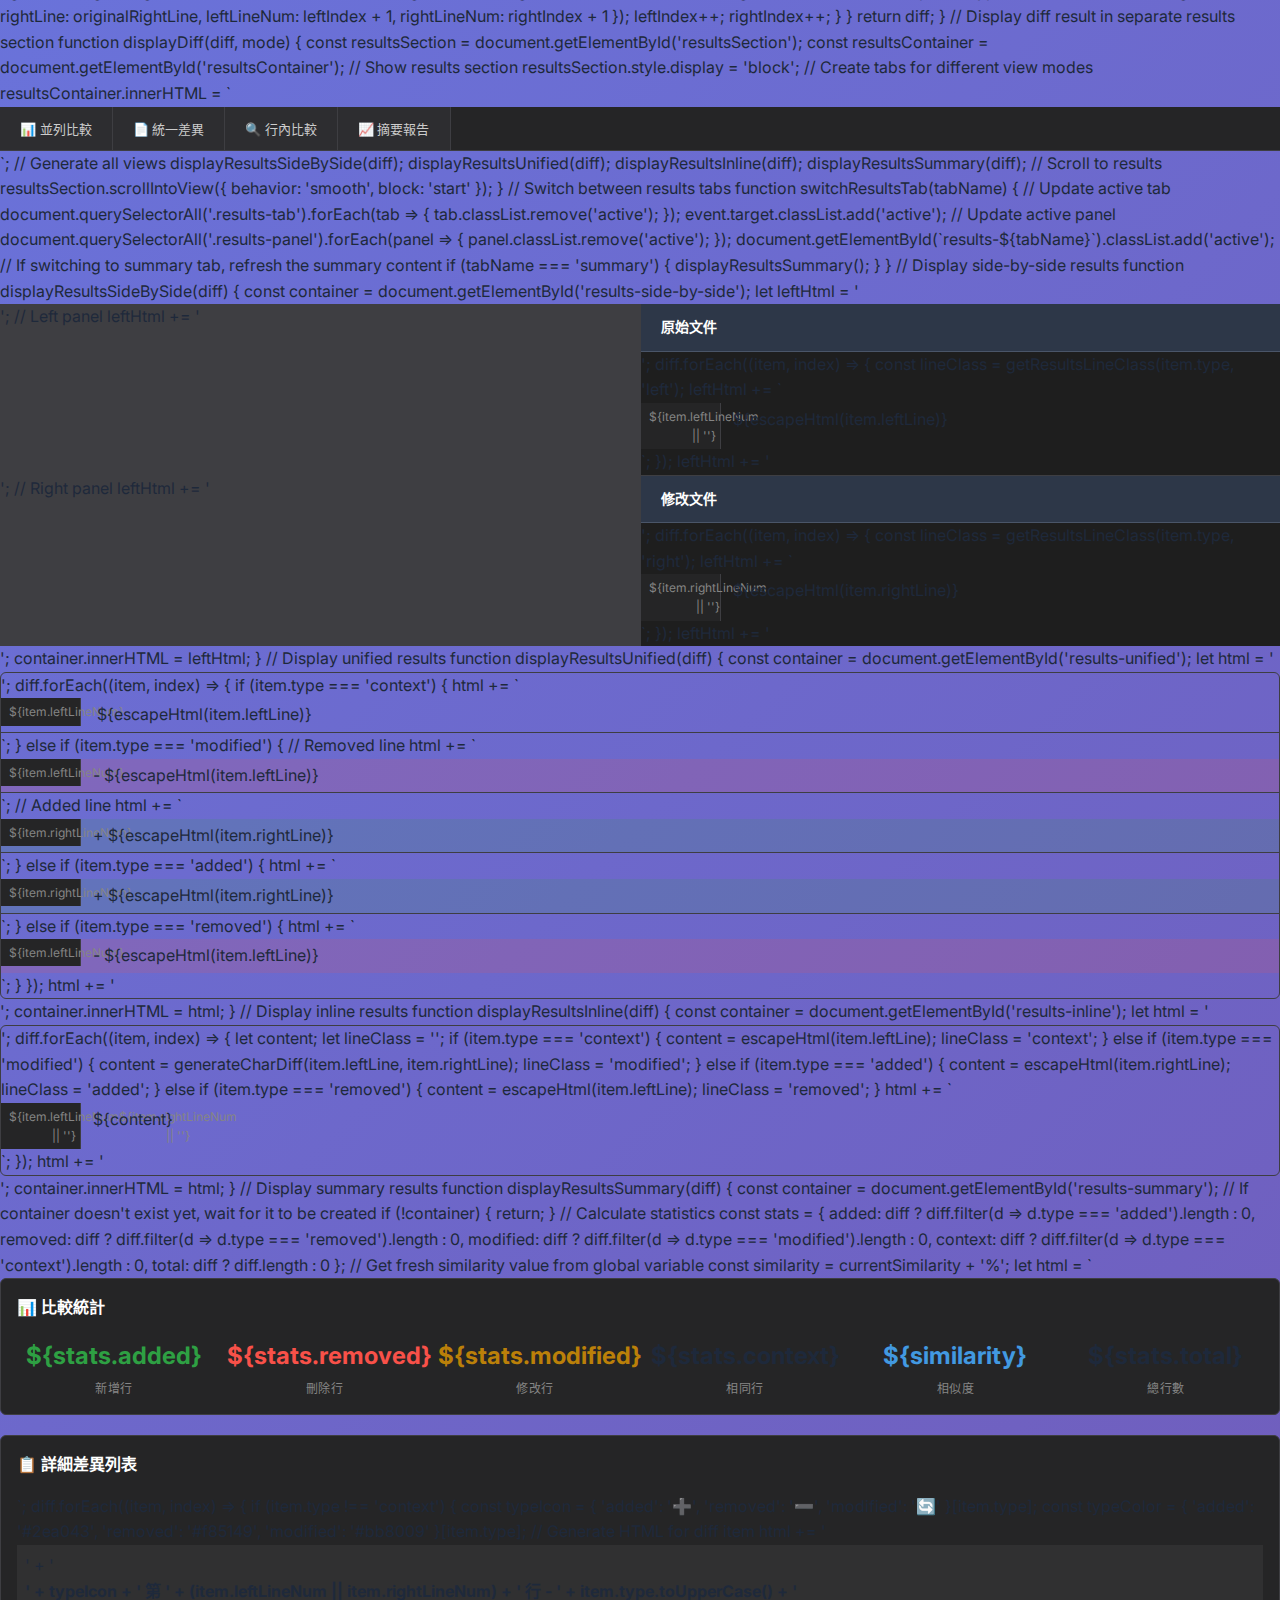
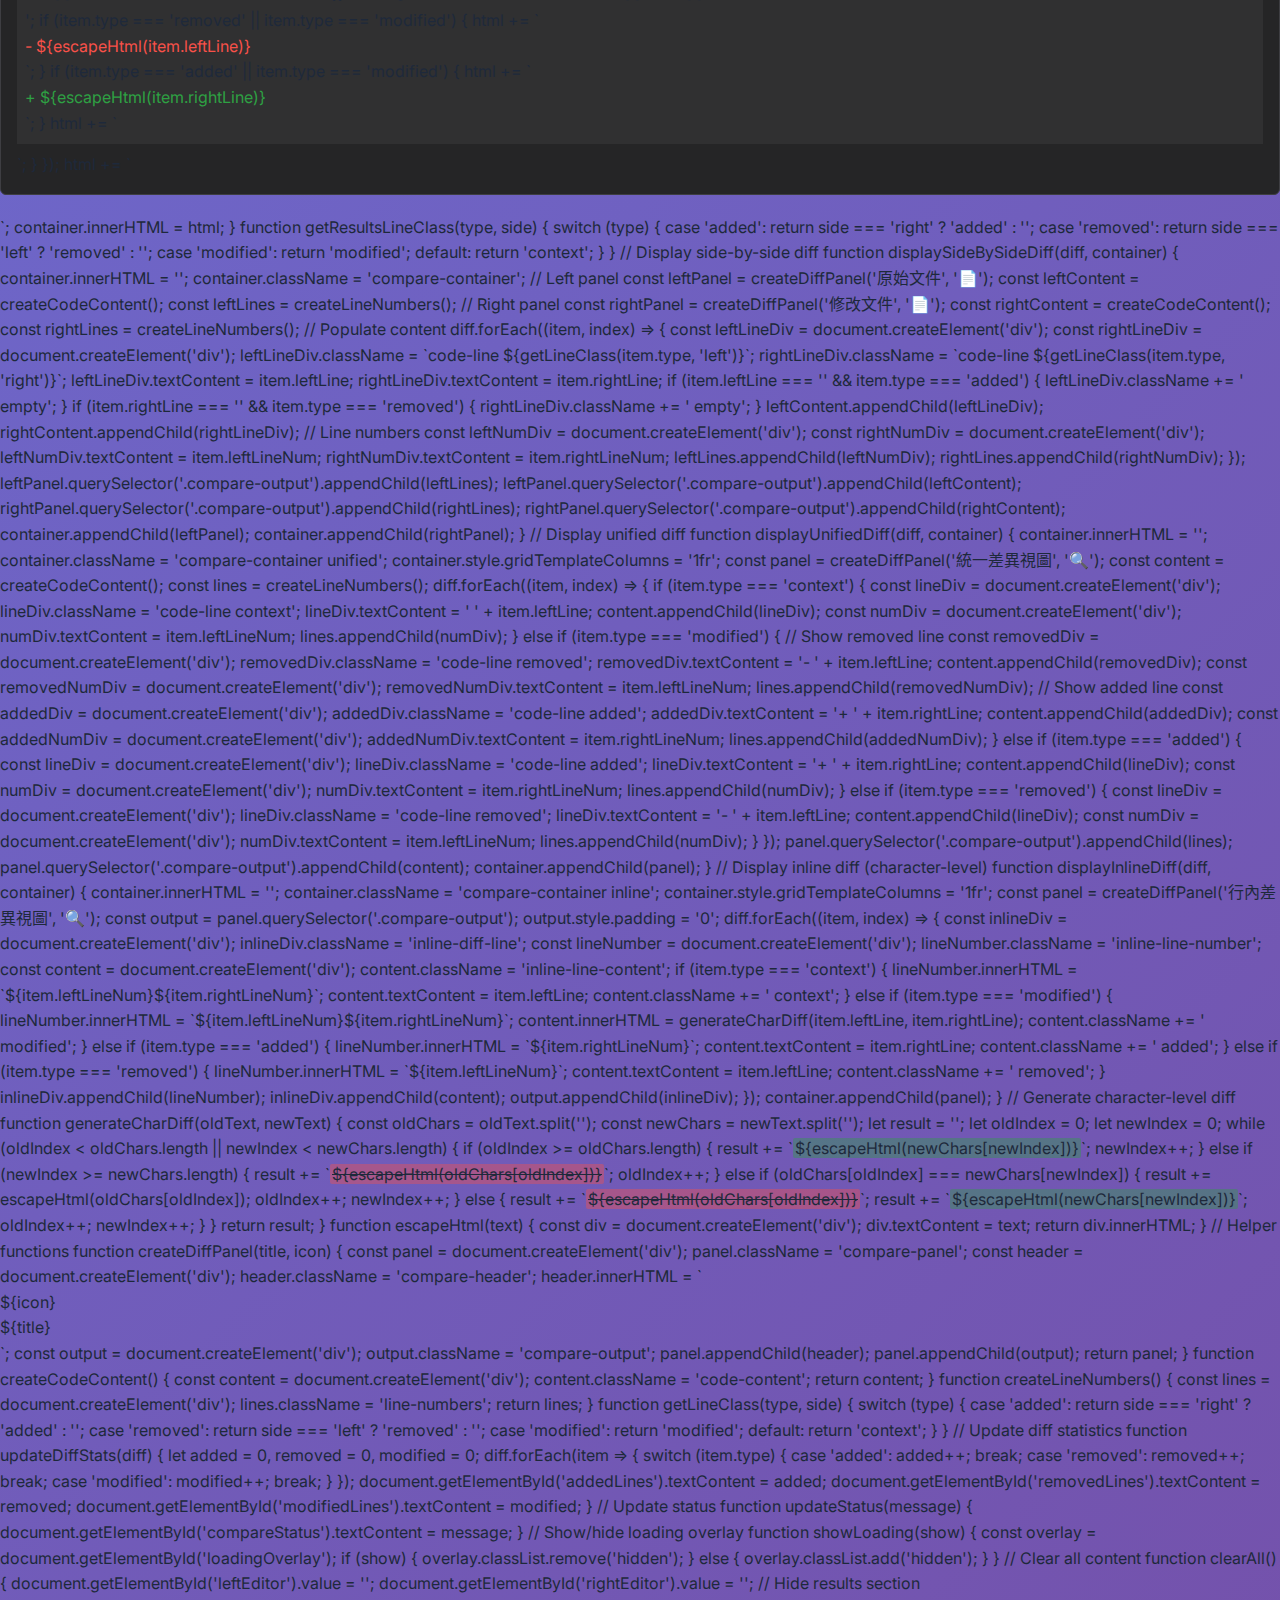
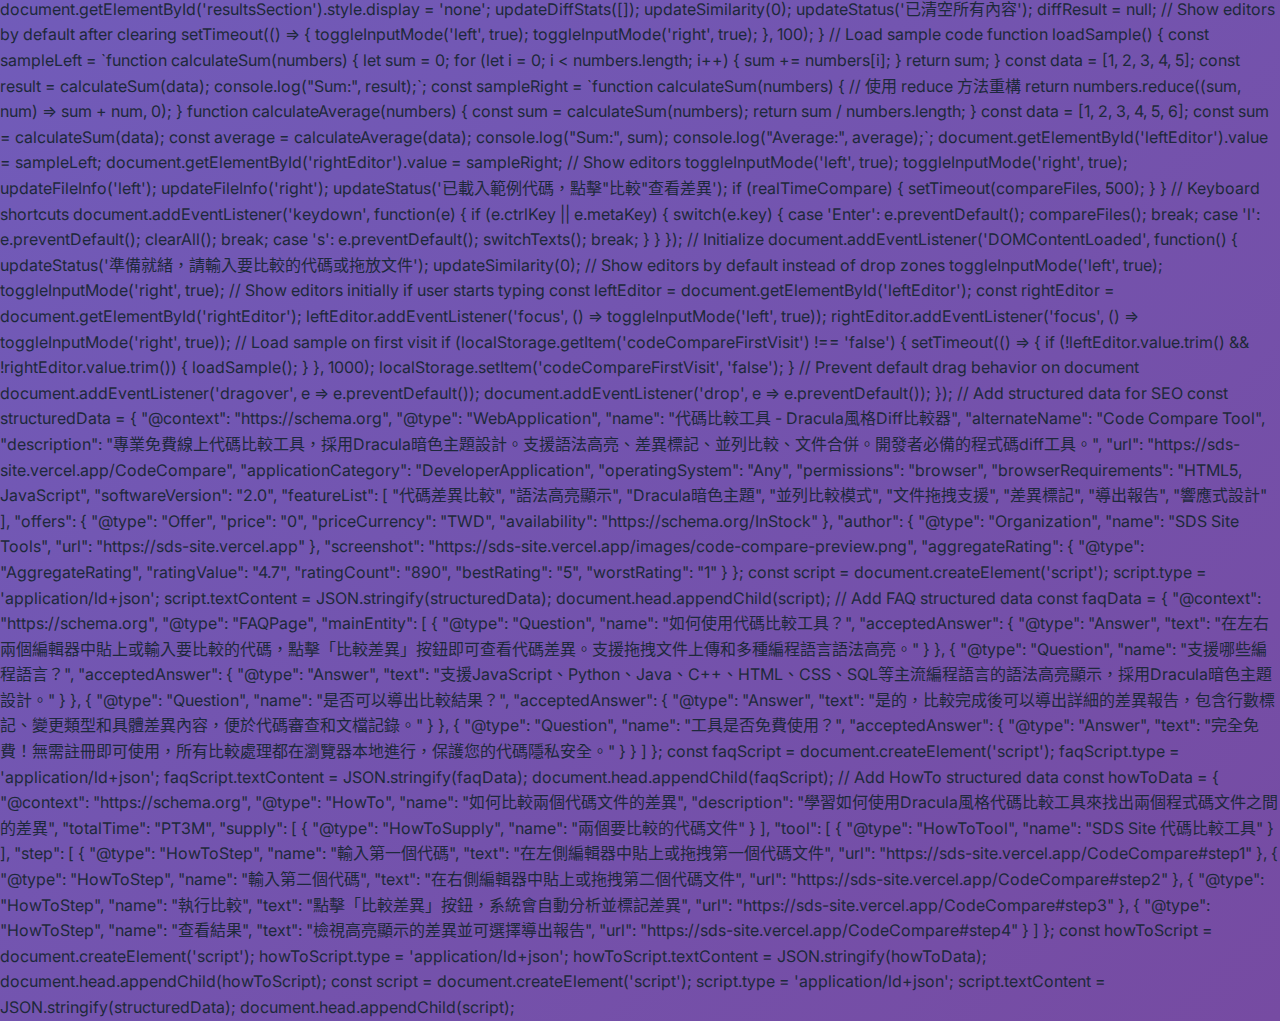
<file: pages/CodeCompare.html>
<!DOCTYPE html>
<html lang="zh-TW">
<head>
    <meta charset="UTF-8" />
    <meta name="viewport" content="width=device-width, initial-scale=1.0" />
    
    <!-- SEO Meta Tags -->
    <title>代碼比較工具 - Dracula風格線上Diff比較器 | 免費程式碼比較</title>
    <meta name="description" content="專業免費線上代碼比較工具，採用Dracula暗色主題設計。支援語法高亮、差異標記、並列比較、文件合併。開發者必備的程式碼diff工具，提升代碼審查效率。" />
    <meta name="keywords" content="代碼比較, code compare, diff tool, 文件比較, 程式碼比較, 代碼差異, 語法高亮, Dracula主題, merge tool, 開發工具, 線上工具, 免費比較, 程式設計, 代碼審查, SDS Site" />
    <meta name="author" content="SDS Site" />
    <meta name="robots" content="index, follow, max-snippet:-1, max-image-preview:large, max-video-preview:-1" />
    
    <!-- Open Graph / Facebook -->
    <meta property="og:type" content="website" />
    <meta property="og:url" content="https://sds-site.vercel.app/CodeCompare" />
    <meta property="og:title" content="代碼比較工具 - Dracula風格線上Diff比較器" />
    <meta property="og:description" content="專業免費線上代碼比較工具，採用Dracula暗色主題設計。支援語法高亮、差異標記、並列比較，開發者必備工具。" />
    <meta property="og:image" content="https://sds-site.vercel.app/images/code-compare-preview.png" />
    <meta property="og:image:width" content="1200" />
    <meta property="og:image:height" content="630" />
    <meta property="og:site_name" content="SDS Site Tools" />
    <meta property="og:locale" content="zh_TW" />
    
    <!-- Twitter -->
    <meta name="twitter:card" content="summary_large_image" />
    <meta name="twitter:url" content="https://sds-site.vercel.app/CodeCompare" />
    <meta name="twitter:title" content="代碼比較工具 - Dracula風格線上Diff比較器" />
    <meta name="twitter:description" content="專業免費線上代碼比較工具，採用Dracula暗色主題設計。支援語法高亮、差異標記、並列比較。" />
    <meta name="twitter:image" content="https://sds-site.vercel.app/images/code-compare-preview.png" />
    
    <!-- Additional SEO -->
    <meta name="theme-color" content="#282a36" />
    <meta name="apple-mobile-web-app-capable" content="yes" />
    <meta name="apple-mobile-web-app-status-bar-style" content="black-translucent" />
    <meta name="apple-mobile-web-app-title" content="代碼比較" />
    <meta name="application-name" content="Code Compare" />
    <meta name="msapplication-TileColor" content="#282a36" />
    
    <!-- Canonical URL -->
    <link rel="canonical" href="CodeCompare.html" />
    
    <!-- Fonts -->
    <link rel="preconnect" href="https://fonts.googleapis.com">
    <link rel="preconnect" href="https://fonts.gstatic.com" crossorigin>
    <link href="https://fonts.googleapis.com/css2?family=Inter:wght@300;400;500;600;700&family=JetBrains+Mono:wght@400;500&display=swap" rel="stylesheet">
    
    <!-- Favicon and Icons -->
    <link rel="icon" type="image/x-icon" href="https://sds-site.vercel.app/favicon.ico">
    <link rel="apple-touch-icon" sizes="180x180" href="https://sds-site.vercel.app/apple-touch-icon.png">
    <link rel="icon" type="image/png" sizes="32x32" href="https://sds-site.vercel.app/favicon-32x32.png">
    <link rel="icon" type="image/png" sizes="16x16" href="https://sds-site.vercel.app/favicon-16x16.png">
    <link rel="manifest" href="https://sds-site.vercel.app/site.webmanifest">
    
    <!-- Preload critical resources -->
    <link rel="preload" href="styles.css" as="style">
    <link rel="preload" href="util/Toast.js" as="script">
    <link rel="dns-prefetch" href="https://fonts.googleapis.com/">
    
    <!-- CSS -->
    <link rel="stylesheet" href="styles.css" />

    <!-- Toast JS -->
    <script src="util/Toast.js"></script>
    
    <!-- Additional styles for Code Compare -->
    <style>
        /* Code Compare specific styles */
        .compare-container {
            display: grid;
            grid-template-columns: 1fr 1fr;
            gap: 1px;
            background: var(--border-color);
            min-height: 600px;
            border-radius: var(--radius-md);
            overflow: hidden;
        }

        .compare-panel {
            background: var(--bg-primary);
            display: flex;
            flex-direction: column;
            position: relative;
        }

        .compare-header {
            background: #2d3748;
            color: white;
            padding: 12px 20px;
            font-weight: 600;
            font-size: 14px;
            display: flex;
            align-items: center;
            justify-content: space-between;
            border-bottom: 1px solid #4a5568;
        }

        .compare-header .file-info {
            display: flex;
            align-items: center;
            gap: 8px;
        }

        .compare-header .file-icon {
            width: 16px;
            height: 16px;
            border-radius: 2px;
            background: #4299e1;
            display: flex;
            align-items: center;
            justify-content: center;
            font-size: 10px;
        }

        .compare-editor {
            flex: 1;
            padding: 0;
            border: none;
            outline: none;
            font-family: 'JetBrains Mono', 'Consolas', 'Monaco', monospace;
            font-size: 13px;
            line-height: 1.6;
            resize: none;
            background: #1e1e1e;
            color: #d4d4d4;
            overflow: auto;
            white-space: pre;
            tab-size: 4;
        }

        .compare-output {
            flex: 1;
            padding: 0;
            font-family: 'JetBrains Mono', 'Consolas', 'Monaco', monospace;
            font-size: 13px;
            line-height: 1.6;
            background: #1e1e1e;
            color: #d4d4d4;
            overflow: auto;
            white-space: pre-wrap;
            position: relative;
        }

        .line-numbers {
            position: absolute;
            left: 0;
            top: 0;
            bottom: 0;
            width: 60px;
            background: #252526;
            border-right: 1px solid #3e3e42;
            padding: 20px 0;
            color: #858585;
            font-size: 12px;
            line-height: 1.6;
            text-align: right;
            padding-right: 12px;
            user-select: none;
            z-index: 1;
        }

        .code-content {
            margin-left: 60px;
            padding: 20px;
            min-height: 100%;
        }

        .code-line {
            position: relative;
            min-height: 20px;
            padding: 0 8px;
            margin: 0 -8px;
            white-space: pre-wrap;
            word-break: break-all;
        }

        .code-line.added {
            background: rgba(46, 160, 67, 0.2);
            border-left: 3px solid #2ea043;
        }

        .code-line.removed {
            background: rgba(248, 81, 73, 0.2);
            border-left: 3px solid #f85149;
        }

        .code-line.modified {
            background: rgba(187, 128, 9, 0.2);
            border-left: 3px solid #bb8009;
        }

        .code-line.context {
            background: transparent;
        }

        .code-line.empty {
            background: rgba(110, 118, 129, 0.1);
        }

        /* Toolbar specific for compare */
        .compare-toolbar {
            background: var(--bg-secondary);
            padding: 16px 20px;
            border-bottom: 1px solid var(--border-color);
            display: flex;
            flex-wrap: wrap;
            gap: 12px;
            align-items: center;
            justify-content: space-between;
        }

        .toolbar-group {
            display: flex;
            gap: 8px;
            align-items: center;
        }

        .mode-selector {
            display: flex;
            background: var(--bg-primary);
            border: 1px solid var(--border-color);
            border-radius: var(--radius-sm);
            overflow: hidden;
        }

        .mode-option {
            padding: 6px 12px;
            font-size: 13px;
            background: var(--bg-primary);
            border: none;
            cursor: pointer;
            transition: all 0.2s ease;
            color: var(--text-secondary);
        }

        .mode-option.active {
            background: var(--primary-color);
            color: white;
        }

        .mode-option:hover:not(.active) {
            background: var(--bg-tertiary);
            color: var(--text-primary);
        }

        /* Stats display */
        .diff-stats {
            display: flex;
            gap: 16px;
            font-size: 13px;
            color: var(--text-secondary);
        }

        .stat-item {
            display: flex;
            align-items: center;
            gap: 4px;
        }

        .stat-added { color: #2ea043; }
        .stat-removed { color: #f85149; }
        .stat-modified { color: #bb8009; }

        /* Syntax highlighting themes */
        .token.comment { color: #6a9955; }
        .token.string { color: #ce9178; }
        .token.number { color: #b5cea8; }
        .token.boolean { color: #569cd6; }
        .token.keyword { color: #c586c0; }
        .token.function { color: #dcdcaa; }
        .token.class-name { color: #4ec9b0; }
        .token.property { color: #9cdcfe; }
        .token.operator { color: #d4d4d4; }
        .token.punctuation { color: #d4d4d4; }

        /* Inline diff mode */
        .compare-container.inline {
            grid-template-columns: 1fr;
        }

        .inline-diff-line {
            display: flex;
            align-items: flex-start;
            border-bottom: 1px solid #3e3e42;
            min-height: 24px;
        }

        .inline-line-number {
            width: 80px;
            background: #252526;
            color: #858585;
            font-size: 12px;
            text-align: center;
            padding: 4px 8px;
            border-right: 1px solid #3e3e42;
            user-select: none;
            display: flex;
            justify-content: space-between;
        }

        .inline-line-content {
            flex: 1;
            padding: 4px 12px;
            white-space: pre-wrap;
            word-break: break-all;
        }

        .char-diff {
            background: rgba(255, 255, 255, 0.2);
            padding: 0 2px;
            border-radius: 2px;
        }

        .char-diff.added {
            background: rgba(46, 160, 67, 0.4);
        }

        .char-diff.removed {
            background: rgba(248, 81, 73, 0.4);
            text-decoration: line-through;
        }

        /* Enhanced loading */
        .loading-text {
            margin-top: 10px;
            font-size: 13px;
            color: #ccc;
        }

        /* Share and export buttons */
        .export-group {
            display: flex;
            gap: 8px;
            align-items: center;
        }

        .share-btn {
            background: #4a5568;
            color: white;
            border: none;
            padding: 6px 12px;
            border-radius: var(--radius-sm);
            font-size: 12px;
            cursor: pointer;
            /* transition: background 0.2s ease; */
        }

        .share-btn:hover {
            background: #344e7c;
        }

        /* File drop zone */
        .file-drop-zone {
            border: 2px dashed #4a5568;
            border-radius: var(--radius-md);
            padding: 20px;
            text-align: center;
            color: #a0aec0;
            transition: all 0.3s ease;
            margin: 10px;
            background: rgba(45, 55, 72, 0.3);
        }

        .file-drop-zone.dragover {
            border-color: #4299e1;
            background: rgba(66, 153, 225, 0.1);
            color: #4299e1;
        }

        .file-drop-zone:hover {
            border-color: #68d391;
            color: #68d391;
        }

        /* Similarity meter */
        .similarity-meter {
            display: flex;
            align-items: center;
            gap: 8px;
            font-size: 13px;
        }

        .similarity-bar {
            width: 100px;
            height: 6px;
            background: #2d3748;
            border-radius: 3px;
            overflow: hidden;
        }

        .similarity-fill {
            height: 100%;
            background: linear-gradient(90deg, #f56565, #ed8936, #68d391);
            transition: width 0.3s ease;
        }

        /* Loading state */
        .loading-overlay {
            position: absolute;
            top: 0;
            left: 0;
            right: 0;
            bottom: 0;
            background: rgba(30, 30, 30, 0.8);
            display: flex;
            align-items: center;
            justify-content: center;
            color: white;
            font-size: 14px;
            z-index: 10;
        }

        .loading-overlay.hidden {
            display: none;
        }

        /* Results Section Styles */
        .results-container {
            background: var(--bg-primary);
            border-radius: var(--radius-md);
            overflow: hidden;
            min-height: 400px;
        }

        .results-header {
            background: #2d3748;
            color: white;
            padding: 12px 20px;
            font-weight: 600;
            font-size: 14px;
            display: flex;
            align-items: center;
            justify-content: space-between;
            border-bottom: 1px solid #4a5568;
        }

        .results-content {
            background: #1e1e1e;
            color: #d4d4d4;
            font-family: 'JetBrains Mono', 'Consolas', 'Monaco', monospace;
            font-size: 13px;
            line-height: 1.6;
            overflow: auto;
            max-height: 600px;
        }

        .results-tabs {
            display: flex;
            background: #252526;
            border-bottom: 1px solid #3e3e42;
        }

        .results-tab {
            padding: 12px 20px;
            background: #2d2d30;
            border: none;
            color: #cccccc;
            cursor: pointer;
            border-right: 1px solid #3e3e42;
            transition: all 0.2s ease;
            font-size: 13px;
        }

        .results-tab.active {
            background: #1e1e1e;
            color: #ffffff;
        }

        .results-tab:hover:not(.active) {
            background: #3e3e42;
        }

        .results-panel {
            padding: 20px;
            display: none;
        }

        .results-panel.active {
            display: block;
        }

        .results-summary {
            background: #252526;
            border: 1px solid #3e3e42;
            border-radius: var(--radius-sm);
            padding: 16px;
            margin-bottom: 20px;
        }

        .summary-grid {
            display: grid;
            grid-template-columns: repeat(auto-fit, minmax(150px, 1fr));
            gap: 16px;
        }

        .summary-item {
            text-align: center;
        }

        .summary-value {
            font-size: 24px;
            font-weight: bold;
            margin-bottom: 4px;
        }

        .summary-label {
            font-size: 12px;
            color: #858585;
            text-transform: uppercase;
            letter-spacing: 0.5px;
        }

        .summary-value.added { color: #2ea043; }
        .summary-value.removed { color: #f85149; }
        .summary-value.modified { color: #bb8009; }
        .summary-value.similarity { color: #4299e1; }

        /* Results diff display */
        .results-diff {
            border: 1px solid #3e3e42;
            border-radius: var(--radius-sm);
            overflow: hidden;
        }

        .results-line {
            display: flex;
            align-items: flex-start;
            border-bottom: 1px solid #3e3e42;
            min-height: 24px;
        }

        .results-line:last-child {
            border-bottom: none;
        }

        .results-line-number {
            width: 80px;
            background: #252526;
            color: #858585;
            font-size: 12px;
            text-align: center;
            padding: 4px 8px;
            border-right: 1px solid #3e3e42;
            user-select: none;
            display: flex;
            justify-content: space-between;
            align-items: center;
        }

        .results-line-content {
            flex: 1;
            padding: 4px 12px;
            white-space: pre-wrap;
            word-break: break-all;
        }

        .results-line.added {
            background: rgba(46, 160, 67, 0.15);
        }

        .results-line.removed {
            background: rgba(248, 81, 73, 0.15);
        }

        .results-line.modified {
            background: rgba(187, 128, 9, 0.15);
        }

        .results-line.context {
            background: transparent;
        }

        /* Export button styles */
        .export-options {
            display: none;
            position: absolute;
            background: #2d3748;
            border: 1px solid #4a5568;
            border-radius: var(--radius-sm);
            padding: 8px 0;
            z-index: 1000;
            min-width: 150px;
            box-shadow: var(--shadow-lg);
        }

        .export-option {
            display: block;
            width: 100%;
            padding: 8px 16px;
            background: none;
            border: none;
            color: white;
            text-align: left;
            cursor: pointer;
            font-size: 13px;
        }

        .export-option:hover {
            background: #4a5568;
        }

        /* Responsive design */
        @media (max-width: 768px) {
            .compare-container {
                grid-template-columns: 1fr;
                grid-template-rows: 1fr 1fr;
                min-height: 800px;
            }

            .compare-toolbar {
                padding: 12px 15px;
                flex-direction: column;
                align-items: stretch;
                gap: 8px;
            }

            .toolbar-group {
                justify-content: center;
            }

            .diff-stats {
                justify-content: center;
            }

            .line-numbers {
                width: 40px;
                font-size: 11px;
                padding-right: 8px;
            }

            .code-content {
                margin-left: 40px;
                padding: 15px;
            }

            .compare-editor {
                font-size: 12px;
            }
        }
    </style>
</head>
<body>
    <div class="container">
        <!-- Header -->
        <header class="header">
            <h1>代碼比較工具 - Dracula風格Diff比較器</h1>
            <p>專業線上程式碼比較工具，支援語法高亮、差異標記與並列比較功能</p>
        </header>

        <!-- Main Content -->
        <main>
        <section class="main-card" aria-label="代碼比較操作區域">
            <!-- Toolbar -->
            <div class="compare-toolbar">
                <div class="toolbar-group">
                    <button class="btn btn-primary" onclick="compareFiles()" data-tooltip="開始比較兩個文件">
                        <span>🔍</span> 比較
                    </button>
                    <button class="btn btn-secondary" onclick="switchTexts()" data-tooltip="交換左右文本內容">
                        <span>🔄</span> 交換文本
                    </button>
                    <!-- <button class="btn btn-secondary" onclick="copyDifferences()" data-tooltip="複製差異摘要">
                        <span>📋</span> 複製差異
                    </button> -->
                    <button class="btn btn-secondary" onclick="clearAll()" data-tooltip="清空所有內容">
                        <span>🗑️</span> 清空
                    </button>
                    <button class="btn btn-secondary" onclick="loadSample()" data-tooltip="載入範例代碼">
                        <span>📄</span> 範例
                    </button>
                </div>

                <div class="toolbar-group">
                    <div class="checkbox-container">
                        <input type="checkbox" id="ignoreWhitespace" class="custom-checkbox" onchange="updateCompareOptions()">
                        <label for="ignoreWhitespace" class="checkbox-label">忽略空白字符</label>
                    </div>
                    <div class="checkbox-container">
                        <input type="checkbox" id="ignoreCase" class="custom-checkbox" onchange="updateCompareOptions()">
                        <label for="ignoreCase" class="checkbox-label">忽略大小寫</label>
                    </div>
                    <div class="checkbox-container">
                        <input type="checkbox" id="realTimeCompare" class="custom-checkbox" onchange="toggleRealTimeCompare()">
                        <label for="realTimeCompare" class="checkbox-label">即時比較</label>
                    </div>
                </div>

                <div class="toolbar-group">
                    <a href="index.html" class="btn btn-secondary" data-tooltip="返回首頁">
                        <span>🏠</span> 首頁
                    </a>
                    <a href="about.html" class="btn btn-secondary" data-tooltip="了解我們">
                        <span>👥</span> 關於團隊
                    </a>
                </div>
            </div>

            <!-- Diff Stats -->
            <div class="status-bar">
                <div class="diff-stats">
                    <div class="stat-item stat-added">
                        <span>+</span>
                        <span id="addedLines">0</span>
                        <span>新增</span>
                    </div>
                    <div class="stat-item stat-removed">
                        <span>-</span>
                        <span id="removedLines">0</span>
                        <span>刪除</span>
                    </div>
                    <div class="stat-item stat-modified">
                        <span>~</span>
                        <span id="modifiedLines">0</span>
                        <span>修改</span>
                    </div>
                    <div class="similarity-meter">
                        <span>相似度:</span>
                        <div class="similarity-bar">
                            <div class="similarity-fill" id="similarityFill" style="width: 0%"></div>
                        </div>
                        <span id="similarityPercent">0%</span>
                    </div>
                </div>
                <div class="status-item">
                    <span id="compareStatus">請輸入要比較的代碼</span>
                </div>
            </div>

            <!-- Compare Container -->
            <div class="compare-container" id="compareContainer">
                <!-- Left Panel - Original File -->
                <div class="compare-panel">
                    <div class="compare-header">
                        <div class="file-info">
                            <div class="file-icon">📄</div>
                            <span>原始文件</span>
                            <input type="file" id="leftFileInput" style="display: none;" accept=".txt,.js,.html,.css,.json,.xml,.py,.java,.cpp,.c,.h,.md" onchange="loadFile('left', this)">
                            <button class="share-btn" onclick="document.getElementById('leftFileInput').click()">📁 載入文件</button>
                        </div>
                        <span id="leftFileSize">0 字符</span>
                    </div>
                    <div class="file-drop-zone" id="leftDropZone" ondrop="handleFileDrop(event, 'left')" ondragover="handleDragOver(event)" ondragleave="handleDragLeave(event)" onclick="toggleInputMode('left', true)">
                        拖放文件到此處或點擊此處開始輸入代碼
                    </div>
                    <textarea 
                        id="leftEditor" 
                        class="compare-editor" 
                        placeholder="請在此處輸入或貼上原始代碼..."
                        oninput="updateFileInfo('left')"
                        style="display: none;"
                    ></textarea>
                </div>

                <!-- Right Panel - Modified File -->
                <div class="compare-panel">
                    <div class="compare-header">
                        <div class="file-info">
                            <div class="file-icon">📄</div>
                            <span>修改文件</span>
                            <input type="file" id="rightFileInput" style="display: none;" accept=".txt,.js,.html,.css,.json,.xml,.py,.java,.cpp,.c,.h,.md" onchange="loadFile('right', this)">
                            <button class="share-btn" onclick="document.getElementById('rightFileInput').click()">📁 載入文件</button>
                        </div>
                        <span id="rightFileSize">0 字符</span>
                    </div>
                    <div class="file-drop-zone" id="rightDropZone" ondrop="handleFileDrop(event, 'right')" ondragover="handleDragOver(event)" ondragleave="handleDragLeave(event)" onclick="toggleInputMode('right', true)">
                        拖放文件到此處或點擊此處開始輸入代碼
                    </div>
                    <textarea 
                        id="rightEditor" 
                        class="compare-editor" 
                        placeholder="請在此處輸入或貼上修改後的代碼..."
                        oninput="updateFileInfo('right')"
                        style="display: none;"
                    ></textarea>
                </div>
            </div>

            <!-- Loading Overlay -->
            <div class="loading-overlay hidden" id="loadingOverlay">
                <div style="text-align: center;">
                    <div class="loading"></div>
                    <div class="loading-text">正在比較代碼...</div>
                </div>
            </div>
        </section>

        <!-- Results Section -->
        <section class="main-card" id="resultsSection" style="display: none;" aria-label="比較結果區域">
            <div class="compare-toolbar">
                <div class="toolbar-group">
                    <h3 style="margin: 0; color: var(--text-primary);">📊 比較結果</h3>
                </div>
                <div class="toolbar-group">
                    <button class="btn btn-secondary" onclick="exportResults()" data-tooltip="導出比較結果">
                        <span>📥</span> 導出結果
                    </button>
                    <button class="btn btn-secondary" onclick="hideResults()" data-tooltip="隱藏結果區域">
                        <span>👁️</span> 隱藏結果
                    </button>
                </div>
            </div>
            
            <!-- Results Container -->
            <div class="results-container" id="resultsContainer">
                <!-- Results will be dynamically inserted here -->
            </div>
        </section>
        </main>

        <!-- Features Section -->
        <section class="features" aria-label="工具特色">
            <div class="feature-card">
                <div class="feature-icon">🎨</div>
                <h3>Dracula 暗色主題</h3>
                <p>採用專業程式設計師喜愛的 Dracula 暗色主題設計，減少眼部疲勞，提供舒適的代碼比較體驗，支援長時間使用</p>
            </div>
            <div class="feature-card">
                <div class="feature-icon">🔍</div>
                <h3>智能差異檢測</h3>
                <p>先進的差異檢測算法，精確識別代碼變更，支援行級和字符級比較，快速定位程式碼差異，提高開發效率</p>
            </div>
            <div class="feature-card">
                <div class="feature-icon">📊</div>
                <h3>詳細統計報告</h3>
                <p>提供完整的變更統計資訊，包括新增、刪除和修改的行數統計，支援導出專業比較報告，便於版本管理</p>
            </div>
            <div class="feature-card">
                <div class="feature-icon">🌈</div>
                <h3>多語言語法高亮</h3>
                <p>支援JavaScript、Python、Java、C++、HTML、CSS、SQL等主流編程語言的語法高亮顯示，提升代碼可讀性</p>
            </div>
        </section>
        
        <!-- Navigation -->
        <nav class="navigation" data-auto-navigation>
            <!-- 導航內容會自動載入 -->
        </nav>

        <!-- 頁腳會由導航組件自動添加 -->
    </div>

    <!-- JavaScript -->
    <script>
        let currentMode = 'side-by-side';
        let diffResult = null;
        let realTimeCompare = false;
        let currentSimilarity = 0;
        let compareOptions = {
            ignoreWhitespace: false,
            ignoreCase: false
        };

        // Toggle between text areas and drop zones
        function toggleInputMode(side, showEditor) {
            const editor = document.getElementById(`${side}Editor`);
            const dropZone = document.getElementById(`${side}DropZone`);
            
            if (showEditor) {
                editor.style.display = 'block';
                dropZone.style.display = 'none';
            } else {
                editor.style.display = 'none';
                dropZone.style.display = 'block';
            }
        }

        // File drag and drop handlers
        function handleDragOver(event) {
            event.preventDefault();
            event.currentTarget.classList.add('dragover');
        }

        function handleDragLeave(event) {
            event.currentTarget.classList.remove('dragover');
        }

        function handleFileDrop(event, side) {
            event.preventDefault();
            event.currentTarget.classList.remove('dragover');
            
            const files = event.dataTransfer.files;
            if (files.length > 0) {
                const file = files[0];
                readFileContent(file, side);
            }
        }

        function loadFile(side, input) {
            const file = input.files[0];
            if (file) {
                readFileContent(file, side);
            }
        }

        function readFileContent(file, side) {
            const reader = new FileReader();
            reader.onload = function(e) {
                const content = e.target.result;
                const editor = document.getElementById(`${side}Editor`);
                editor.value = content;
                
                // Show editor and hide drop zone
                toggleInputMode(side, true);
                
                // Update file info
                updateFileInfo(side);
                document.querySelector(`#${side}DropZone`).parentElement.querySelector('.file-info span').textContent = file.name;
                
                // Auto compare if real-time is enabled
                if (realTimeCompare) {
                    setTimeout(compareFiles, 300);
                }
                
                updateStatus(`已載入文件: ${file.name}`);
            };
            reader.readAsText(file);
        }

        // File info update
        function updateFileInfo(side) {
            const editor = document.getElementById(side === 'left' ? 'leftEditor' : 'rightEditor');
            const sizeElement = document.getElementById(side === 'left' ? 'leftFileSize' : 'rightFileSize');
            const content = editor.value;
            
            const lines = content.split('\n').length;
            const chars = content.length;
            const words = content.trim() ? content.trim().split(/\s+/).length : 0;
            
            sizeElement.textContent = `${chars} 字符, ${lines} 行, ${words} 詞`;
            
            // Update similarity immediately for better responsiveness
            const leftContent = document.getElementById('leftEditor').value;
            const rightContent = document.getElementById('rightEditor').value;
            
            // Use debouncing for similarity calculation to avoid excessive calls
            clearTimeout(window.similarityTimeout);
            window.similarityTimeout = setTimeout(() => {
                calculateSimilarity(leftContent, rightContent);
            }, 100);
            
            // Auto compare if real-time is enabled and both editors have content
            if (realTimeCompare && leftContent && rightContent) {
                clearTimeout(window.compareTimeout);
                window.compareTimeout = setTimeout(compareFiles, 500);
            }
        }

        // Switch texts between left and right
        function switchTexts() {
            const leftContent = document.getElementById('leftEditor').value;
            const rightContent = document.getElementById('rightEditor').value;
            
            document.getElementById('leftEditor').value = rightContent;
            document.getElementById('rightEditor').value = leftContent;
            
            updateFileInfo('left');
            updateFileInfo('right');
            
            // Update file names if they exist
            const leftTitle = document.querySelector('.compare-panel:first-child .file-info span');
            const rightTitle = document.querySelector('.compare-panel:last-child .file-info span');
            const leftText = leftTitle.textContent;
            const rightText = rightTitle.textContent;
            
            leftTitle.textContent = rightText;
            rightTitle.textContent = leftText;
            
            if (realTimeCompare) {
                setTimeout(compareFiles, 300);
            }
            
            updateStatus('已交換文本內容');
        }

        // Update compare options
        function updateCompareOptions() {
            compareOptions.ignoreWhitespace = document.getElementById('ignoreWhitespace').checked;
            compareOptions.ignoreCase = document.getElementById('ignoreCase').checked;
            
            // Update similarity immediately when options change
            const leftContent = document.getElementById('leftEditor').value;
            const rightContent = document.getElementById('rightEditor').value;
            if (leftContent || rightContent) {
                calculateSimilarity(leftContent, rightContent);
            }
            
            // Only trigger automatic comparison if real-time compare is enabled
            if (realTimeCompare && diffResult && (leftContent || rightContent)) {
                setTimeout(compareFiles, 300);
            }
        }

        // Toggle real-time compare
        function toggleRealTimeCompare() {
            realTimeCompare = document.getElementById('realTimeCompare').checked;
            updateStatus(realTimeCompare ? '已啟用即時比較' : '已停用即時比較');
        }

        // Set compare mode
        function setCompareMode(mode) {
            currentMode = mode;
            
            // Update active button
            document.querySelectorAll('.mode-option').forEach(btn => {
                btn.classList.remove('active');
            });
            document.querySelector(`[data-mode="${mode}"]`).classList.add('active');
            
            // Apply mode
            if (diffResult) {
                displayDiff(diffResult, mode);
            }
        }

        // Compare files
        async function compareFiles() {
            const leftContent = document.getElementById('leftEditor').value;
            const rightContent = document.getElementById('rightEditor').value;
            
            if (!leftContent.trim() && !rightContent.trim()) {
                if (!realTimeCompare) {
                    toast.showError('請輸入要比較的代碼');
                }
                return;
            }
            
            showLoading(true);
            updateStatus('正在分析差異...');
            
            try {
                // Simulate processing time for better UX
                await new Promise(resolve => setTimeout(resolve, 300));
                
                const diff = generateDiff(leftContent, rightContent);
                diffResult = diff;
                
                // Calculate similarity first before displaying results
                calculateSimilarity(leftContent, rightContent);
                
                displayDiff(diff, currentMode);
                updateDiffStats(diff);
                updateStatus('比較完成');
                
            } catch (error) {
                console.error('比較過程中發生錯誤:', error);
                updateStatus('比較失敗，請檢查輸入內容');
                if (!realTimeCompare) {
                    toast.showError('比較過程中發生錯誤，請重試');
                }
            } finally {
                showLoading(false);
            }
        }

        // Calculate similarity percentage
        function calculateSimilarity(text1, text2) {
            if (!text1 && !text2) {
                updateSimilarity(100);
                return;
            }
            
            if (!text1 || !text2) {
                updateSimilarity(0);
                return;
            }
            
            const lines1 = text1.split('\n');
            const lines2 = text2.split('\n');
            const maxLines = Math.max(lines1.length, lines2.length);
            
            let similarLines = 0;
            for (let i = 0; i < maxLines; i++) {
                const line1 = lines1[i] || '';
                const line2 = lines2[i] || '';
                
                if (compareOptions.ignoreWhitespace) {
                    const clean1 = line1.replace(/\s+/g, ' ').trim();
                    const clean2 = line2.replace(/\s+/g, ' ').trim();
                    if (compareOptions.ignoreCase) {
                        if (clean1.toLowerCase() === clean2.toLowerCase()) similarLines++;
                    } else {
                        if (clean1 === clean2) similarLines++;
                    }
                } else {
                    if (compareOptions.ignoreCase) {
                        if (line1.toLowerCase() === line2.toLowerCase()) similarLines++;
                    } else {
                        if (line1 === line2) similarLines++;
                    }
                }
            }
            
            const similarity = Math.round((similarLines / maxLines) * 100);
            updateSimilarity(similarity);
        }

        function updateSimilarity(percentage) {
            const similarityPercent = document.getElementById('similarityPercent');
            const similarityFill = document.getElementById('similarityFill');
            
            // Update global variable
            currentSimilarity = percentage;
            
            if (similarityPercent && similarityFill) {
                similarityPercent.textContent = percentage + '%';
                similarityFill.style.width = percentage + '%';
                
                // Update color based on similarity percentage
                let color = '#e53e3e'; // Red for low similarity
                if (percentage >= 80) {
                    color = '#38a169'; // Green for high similarity
                } else if (percentage >= 50) {
                    color = '#ecc94b'; // Yellow for medium similarity
                }
                similarityFill.style.backgroundColor = color;
            }
        }

        // Copy differences summary
        // async function copyDifferences() {
        //     if (!diffResult) {
        //         toast.showError('請先進行比較');
        //         return;
        //     }
            
        //     const summary = generateDiffSummary(diffResult);
            
        //     try {
        //         await navigator.clipboard.writeText(summary);
        //         updateStatus('差異摘要已複製到剪貼板');
                
        //         // Visual feedback
        //         const button = event.target;
        //         const originalText = button.innerHTML;
        //         button.innerHTML = '<span>✓</span> 已複製';
        //         button.classList.add('copy-success');
                
        //         setTimeout(() => {
        //             button.innerHTML = originalText;
        //             button.classList.remove('copy-success');
        //         }, 1500);
                
        //     } catch (err) {
        //         toast.showError('複製失敗，請手動選擇文字複製');
        //     }
        // }

        // Hide results section
        function hideResults() {
            const resultsSection = document.getElementById('resultsSection');
            resultsSection.style.display = 'none';
            updateStatus('已隱藏比較結果');
        }

        // Export results in different formats
        function exportResults() {
            if (!diffResult) {
                toast.showError('請先進行比較');
                return;
            }
            
            const options = [
                { label: '導出為文本文件', format: 'txt' },
                { label: '導出為HTML文件', format: 'html' },
                { label: '導出為JSON格式', format: 'json' }
            ];
            
            const choice = prompt('選擇導出格式:\n1. 文本文件 (.txt)\n2. HTML文件 (.html)\n3. JSON格式 (.json)\n\n請輸入數字 (1-3):');
            
            if (choice && choice >= 1 && choice <= 3) {
                const format = options[choice - 1].format;
                downloadResults(format);
            }
        }

        function downloadResults(format) {
            let content, filename, mimeType;
            
            switch (format) {
                case 'txt':
                    content = generateDiffSummary(diffResult);
                    filename = 'code-compare-result.txt';
                    mimeType = 'text/plain';
                    break;
                case 'html':
                    content = generateHTMLReport(diffResult);
                    filename = 'code-compare-result.html';
                    mimeType = 'text/html';
                    break;
                case 'json':
                    content = JSON.stringify({
                        timestamp: new Date().toISOString(),
                        comparison: diffResult,
                        statistics: {
                            added: diffResult.filter(d => d.type === 'added').length,
                            removed: diffResult.filter(d => d.type === 'removed').length,
                            modified: diffResult.filter(d => d.type === 'modified').length,
                            similarity: document.getElementById('similarityPercent').textContent
                        }
                    }, null, 2);
                    filename = 'code-compare-result.json';
                    mimeType = 'application/json';
                    break;
            }
            
            const blob = new Blob([content], { type: mimeType });
            const url = URL.createObjectURL(blob);
            const a = document.createElement('a');
            a.href = url;
            a.download = filename;
            document.body.appendChild(a);
            a.click();
            document.body.removeChild(a);
            URL.revokeObjectURL(url);
            
            updateStatus(`已導出為 ${filename}`);
        }

        function generateHTMLReport(diff) {
            const stats = {
                added: diff.filter(d => d.type === 'added').length,
                removed: diff.filter(d => d.type === 'removed').length,
                modified: diff.filter(d => d.type === 'modified').length
            };
            
            const similarity = document.getElementById('similarityPercent').textContent;
            
            return `<!DOCTYPE html>
<html lang="zh-TW">
<head>
    <meta charset="UTF-8">
    <title>代碼比較報告</title>
    <style>
        body { font-family: 'JetBrains Mono', monospace; background: #1e1e1e; color: #d4d4d4; margin: 20px; }
        .header { background: #2d3748; padding: 20px; border-radius: 8px; margin-bottom: 20px; }
        .stats { display: grid; grid-template-columns: repeat(4, 1fr); gap: 16px; margin-bottom: 20px; }
        .stat { text-align: center; background: #252526; padding: 16px; border-radius: 8px; }
        .stat-value { font-size: 24px; font-weight: bold; margin-bottom: 8px; }
        .added { color: #2ea043; }
        .removed { color: #f85149; }
        .modified { color: #bb8009; }
        .diff-line { padding: 4px 8px; font-family: monospace; }
        .diff-line.added { background: rgba(46, 160, 67, 0.2); }
        .diff-line.removed { background: rgba(248, 81, 73, 0.2); }
        .diff-line.modified { background: rgba(187, 128, 9, 0.2); }
    </style>
</head>
<body>
    <div class="header">
        <h1>代碼比較報告</h1>
        <p>生成時間: ${new Date().toLocaleString('zh-TW')}</p>
        <p>相似度: ${similarity}</p>
    </div>
    <div class="stats">
        <div class="stat">
            <div class="stat-value added">${stats.added}</div>
            <div>新增行</div>
        </div>
        <div class="stat">
            <div class="stat-value removed">${stats.removed}</div>
            <div>刪除行</div>
        </div>
        <div class="stat">
            <div class="stat-value modified">${stats.modified}</div>
            <div>修改行</div>
        </div>
        <div class="stat">
            <div class="stat-value">${similarity}</div>
            <div>相似度</div>
        </div>
    </div>
    <div class="diff-content">
        \${diff.map(item => {
            if (item.type === 'context') return '<div class="diff-line">' + escapeHtml(item.leftLine) + '</div>';
            if (item.type === 'added') return '<div class="diff-line added">+ ' + escapeHtml(item.rightLine) + '</div>';
            if (item.type === 'removed') return '<div class="diff-line removed">- ' + escapeHtml(item.leftLine) + '</div>';
            if (item.type === 'modified') return '<div class="diff-line removed">- ' + escapeHtml(item.leftLine) + '</div><div class="diff-line added">+ ' + escapeHtml(item.rightLine) + '</div>';
            return '';
        }).join('')}
    </div>

    <!-- 統一導航組件 -->
    <script src="components/navigation.js"></script>
</body>
</html>`;
        }

        function generateDiffSummary(diff) {
            let summary = '=== 代碼比較摘要 ===\n\n';
            
            const stats = {
                added: diff.filter(d => d.type === 'added').length,
                removed: diff.filter(d => d.type === 'removed').length,
                modified: diff.filter(d => d.type === 'modified').length
            };
            
            summary += `統計信息:\n`;
            summary += `- 新增行: ${stats.added}\n`;
            summary += `- 刪除行: ${stats.removed}\n`;
            summary += `- 修改行: ${stats.modified}\n\n`;
            
            summary += `詳細差異:\n`;
            diff.forEach((item, index) => {
                if (item.type !== 'context') {
                    summary += `第 ${item.leftLineNum || item.rightLineNum} 行 [${item.type.toUpperCase()}]:\n`;
                    if (item.type === 'removed' || item.type === 'modified') {
                        summary += `- ${item.leftLine}\n`;
                    }
                    if (item.type === 'added' || item.type === 'modified') {
                        summary += `+ ${item.rightLine}\n`;
                    }
                    summary += '\n';
                }
            });
            
            return summary;
        }

        // Generate diff using enhanced algorithm
        function generateDiff(left, right) {
            // Preprocess based on options
            let leftContent = left;
            let rightContent = right;
            
            if (compareOptions.ignoreCase) {
                leftContent = leftContent.toLowerCase();
                rightContent = rightContent.toLowerCase();
            }
            
            let leftLines = leftContent.split('\n');
            let rightLines = rightContent.split('\n');
            
            if (compareOptions.ignoreWhitespace) {
                leftLines = leftLines.map(line => line.replace(/\s+/g, ' ').trim());
                rightLines = rightLines.map(line => line.replace(/\s+/g, ' ').trim());
            }
            
            // Use original content for display
            const originalLeftLines = left.split('\n');
            const originalRightLines = right.split('\n');
            
            const diff = [];
            let leftIndex = 0;
            let rightIndex = 0;
            
            while (leftIndex < leftLines.length || rightIndex < rightLines.length) {
                const leftLine = leftLines[leftIndex] || '';
                const rightLine = rightLines[rightIndex] || '';
                const originalLeftLine = originalLeftLines[leftIndex] || '';
                const originalRightLine = originalRightLines[rightIndex] || '';
                
                if (leftIndex >= leftLines.length) {
                    diff.push({
                        type: 'added',
                        leftLine: '',
                        rightLine: originalRightLine,
                        leftLineNum: '',
                        rightLineNum: rightIndex + 1
                    });
                    rightIndex++;
                } else if (rightIndex >= rightLines.length) {
                    diff.push({
                        type: 'removed',
                        leftLine: originalLeftLine,
                        rightLine: '',
                        leftLineNum: leftIndex + 1,
                        rightLineNum: ''
                    });
                    leftIndex++;
                } else if (leftLine === rightLine) {
                    diff.push({
                        type: 'context',
                        leftLine: originalLeftLine,
                        rightLine: originalRightLine,
                        leftLineNum: leftIndex + 1,
                        rightLineNum: rightIndex + 1
                    });
                    leftIndex++;
                    rightIndex++;
                } else {
                    diff.push({
                        type: 'modified',
                        leftLine: originalLeftLine,
                        rightLine: originalRightLine,
                        leftLineNum: leftIndex + 1,
                        rightLineNum: rightIndex + 1
                    });
                    leftIndex++;
                    rightIndex++;
                }
            }
            
            return diff;
        }

        // Display diff result in separate results section
        function displayDiff(diff, mode) {
            const resultsSection = document.getElementById('resultsSection');
            const resultsContainer = document.getElementById('resultsContainer');
            
            // Show results section
            resultsSection.style.display = 'block';
            
            // Create tabs for different view modes
            resultsContainer.innerHTML = `
                <div class="results-tabs">
                    <button class="results-tab ${mode === 'side-by-side' ? 'active' : ''}" onclick="switchResultsTab('side-by-side')">
                        📊 並列比較
                    </button>
                    <button class="results-tab ${mode === 'unified' ? 'active' : ''}" onclick="switchResultsTab('unified')">
                        📄 統一差異
                    </button>
                    <button class="results-tab ${mode === 'inline' ? 'active' : ''}" onclick="switchResultsTab('inline')">
                        🔍 行內比較
                    </button>
                    <button class="results-tab" onclick="switchResultsTab('summary')">
                        📈 摘要報告
                    </button>
                </div>
                <div class="results-content">
                    <div id="results-side-by-side" class="results-panel ${mode === 'side-by-side' ? 'active' : ''}"></div>
                    <div id="results-unified" class="results-panel ${mode === 'unified' ? 'active' : ''}"></div>
                    <div id="results-inline" class="results-panel ${mode === 'inline' ? 'active' : ''}"></div>
                    <div id="results-summary" class="results-panel"></div>
                </div>
            `;
            
            // Generate all views
            displayResultsSideBySide(diff);
            displayResultsUnified(diff);
            displayResultsInline(diff);
            displayResultsSummary(diff);
            
            // Scroll to results
            resultsSection.scrollIntoView({ behavior: 'smooth', block: 'start' });
        }

        // Switch between results tabs
        function switchResultsTab(tabName) {
            // Update active tab
            document.querySelectorAll('.results-tab').forEach(tab => {
                tab.classList.remove('active');
            });
            event.target.classList.add('active');
            
            // Update active panel
            document.querySelectorAll('.results-panel').forEach(panel => {
                panel.classList.remove('active');
            });
            document.getElementById(`results-${tabName}`).classList.add('active');
            
            // If switching to summary tab, refresh the summary content
            if (tabName === 'summary') {
                displayResultsSummary();
            }
        }

        // Display side-by-side results
        function displayResultsSideBySide(diff) {
            const container = document.getElementById('results-side-by-side');
            
            let leftHtml = '<div style="display: grid; grid-template-columns: 1fr 1fr; gap: 1px; background: #3e3e42;">';
            
            // Left panel
            leftHtml += '<div style="background: #1e1e1e;"><div class="results-header">原始文件</div><div>';
            diff.forEach((item, index) => {
                const lineClass = getResultsLineClass(item.type, 'left');
                leftHtml += `<div class="results-line ${lineClass}">
                    <div class="results-line-number">${item.leftLineNum || ''}</div>
                    <div class="results-line-content">${escapeHtml(item.leftLine)}</div>
                </div>`;
            });
            leftHtml += '</div></div>';
            
            // Right panel
            leftHtml += '<div style="background: #1e1e1e;"><div class="results-header">修改文件</div><div>';
            diff.forEach((item, index) => {
                const lineClass = getResultsLineClass(item.type, 'right');
                leftHtml += `<div class="results-line ${lineClass}">
                    <div class="results-line-number">${item.rightLineNum || ''}</div>
                    <div class="results-line-content">${escapeHtml(item.rightLine)}</div>
                </div>`;
            });
            leftHtml += '</div></div></div>';
            
            container.innerHTML = leftHtml;
        }

        // Display unified results
        function displayResultsUnified(diff) {
            const container = document.getElementById('results-unified');
            
            let html = '<div class="results-diff">';
            diff.forEach((item, index) => {
                if (item.type === 'context') {
                    html += `<div class="results-line context">
                        <div class="results-line-number">${item.leftLineNum}</div>
                        <div class="results-line-content"> ${escapeHtml(item.leftLine)}</div>
                    </div>`;
                } else if (item.type === 'modified') {
                    // Removed line
                    html += `<div class="results-line removed">
                        <div class="results-line-number">${item.leftLineNum}</div>
                        <div class="results-line-content">- ${escapeHtml(item.leftLine)}</div>
                    </div>`;
                    // Added line
                    html += `<div class="results-line added">
                        <div class="results-line-number">${item.rightLineNum}</div>
                        <div class="results-line-content">+ ${escapeHtml(item.rightLine)}</div>
                    </div>`;
                } else if (item.type === 'added') {
                    html += `<div class="results-line added">
                        <div class="results-line-number">${item.rightLineNum}</div>
                        <div class="results-line-content">+ ${escapeHtml(item.rightLine)}</div>
                    </div>`;
                } else if (item.type === 'removed') {
                    html += `<div class="results-line removed">
                        <div class="results-line-number">${item.leftLineNum}</div>
                        <div class="results-line-content">- ${escapeHtml(item.leftLine)}</div>
                    </div>`;
                }
            });
            html += '</div>';
            
            container.innerHTML = html;
        }

        // Display inline results
        function displayResultsInline(diff) {
            const container = document.getElementById('results-inline');
            
            let html = '<div class="results-diff">';
            diff.forEach((item, index) => {
                let content;
                let lineClass = '';
                
                if (item.type === 'context') {
                    content = escapeHtml(item.leftLine);
                    lineClass = 'context';
                } else if (item.type === 'modified') {
                    content = generateCharDiff(item.leftLine, item.rightLine);
                    lineClass = 'modified';
                } else if (item.type === 'added') {
                    content = escapeHtml(item.rightLine);
                    lineClass = 'added';
                } else if (item.type === 'removed') {
                    content = escapeHtml(item.leftLine);
                    lineClass = 'removed';
                }
                
                html += `<div class="results-line ${lineClass}">
                    <div class="results-line-number">
                        <span>${item.leftLineNum || ''}</span>
                        <span>${item.rightLineNum || ''}</span>
                    </div>
                    <div class="results-line-content">${content}</div>
                </div>`;
            });
            html += '</div>';
            
            container.innerHTML = html;
        }

        // Display summary results
        function displayResultsSummary(diff) {
            const container = document.getElementById('results-summary');
            
            // If container doesn't exist yet, wait for it to be created
            if (!container) {
                return;
            }
            
            // Calculate statistics
            const stats = {
                added: diff ? diff.filter(d => d.type === 'added').length : 0,
                removed: diff ? diff.filter(d => d.type === 'removed').length : 0,
                modified: diff ? diff.filter(d => d.type === 'modified').length : 0,
                context: diff ? diff.filter(d => d.type === 'context').length : 0,
                total: diff ? diff.length : 0
            };
            
            // Get fresh similarity value from global variable
            const similarity = currentSimilarity + '%';
            
            let html = `
                <div class="results-summary">
                    <h4 style="margin: 0 0 16px 0; color: #ffffff;">📊 比較統計</h4>
                    <div class="summary-grid">
                        <div class="summary-item">
                            <div class="summary-value added">${stats.added}</div>
                            <div class="summary-label">新增行</div>
                        </div>
                        <div class="summary-item">
                            <div class="summary-value removed">${stats.removed}</div>
                            <div class="summary-label">刪除行</div>
                        </div>
                        <div class="summary-item">
                            <div class="summary-value modified">${stats.modified}</div>
                            <div class="summary-label">修改行</div>
                        </div>
                        <div class="summary-item">
                            <div class="summary-value">${stats.context}</div>
                            <div class="summary-label">相同行</div>
                        </div>
                        <div class="summary-item">
                            <div class="summary-value similarity">${similarity}</div>
                            <div class="summary-label">相似度</div>
                        </div>
                        <div class="summary-item">
                            <div class="summary-value">${stats.total}</div>
                            <div class="summary-label">總行數</div>
                        </div>
                    </div>
                </div>
                
                <div class="results-summary">
                    <h4 style="margin: 0 0 16px 0; color: #ffffff;">📋 詳細差異列表</h4>
                    <div style="max-height: 300px; overflow-y: auto;">
            `;
            
            diff.forEach((item, index) => {
                if (item.type !== 'context') {
                    const typeIcon = {
                        'added': '➕',
                        'removed': '➖',
                        'modified': '🔄'
                    }[item.type];
                    
                    const typeColor = {
                        'added': '#2ea043',
                        'removed': '#f85149',
                        'modified': '#bb8009'
                    }[item.type];
                    
                    // Generate HTML for diff item
                    html += '<div style="padding: 8px; border-left: 3px solid ' + typeColor + '; margin-bottom: 8px; background: rgba(255,255,255,0.05);">' +
                            '<div style="font-weight: bold; margin-bottom: 4px;">' +
                            typeIcon + ' 第 ' + (item.leftLineNum || item.rightLineNum) + ' 行 - ' + item.type.toUpperCase() +
                            '</div>';
                    
                    if (item.type === 'removed' || item.type === 'modified') {
                        html += `<div style="color: #f85149;">- ${escapeHtml(item.leftLine)}</div>`;
                    }
                    if (item.type === 'added' || item.type === 'modified') {
                        html += `<div style="color: #2ea043;">+ ${escapeHtml(item.rightLine)}</div>`;
                    }
                    
                    html += `</div>`;
                }
            });
            
            html += `
                    </div>
                </div>
            `;
            
            container.innerHTML = html;
        }

        function getResultsLineClass(type, side) {
            switch (type) {
                case 'added':
                    return side === 'right' ? 'added' : '';
                case 'removed':
                    return side === 'left' ? 'removed' : '';
                case 'modified':
                    return 'modified';
                default:
                    return 'context';
            }
        }

        // Display side-by-side diff
        function displaySideBySideDiff(diff, container) {
            container.innerHTML = '';
            container.className = 'compare-container';
            
            // Left panel
            const leftPanel = createDiffPanel('原始文件', '📄');
            const leftContent = createCodeContent();
            const leftLines = createLineNumbers();
            
            // Right panel
            const rightPanel = createDiffPanel('修改文件', '📄');
            const rightContent = createCodeContent();
            const rightLines = createLineNumbers();
            
            // Populate content
            diff.forEach((item, index) => {
                const leftLineDiv = document.createElement('div');
                const rightLineDiv = document.createElement('div');
                
                leftLineDiv.className = `code-line ${getLineClass(item.type, 'left')}`;
                rightLineDiv.className = `code-line ${getLineClass(item.type, 'right')}`;
                
                leftLineDiv.textContent = item.leftLine;
                rightLineDiv.textContent = item.rightLine;
                
                if (item.leftLine === '' && item.type === 'added') {
                    leftLineDiv.className += ' empty';
                }
                if (item.rightLine === '' && item.type === 'removed') {
                    rightLineDiv.className += ' empty';
                }
                
                leftContent.appendChild(leftLineDiv);
                rightContent.appendChild(rightLineDiv);
                
                // Line numbers
                const leftNumDiv = document.createElement('div');
                const rightNumDiv = document.createElement('div');
                
                leftNumDiv.textContent = item.leftLineNum;
                rightNumDiv.textContent = item.rightLineNum;
                
                leftLines.appendChild(leftNumDiv);
                rightLines.appendChild(rightNumDiv);
            });
            
            leftPanel.querySelector('.compare-output').appendChild(leftLines);
            leftPanel.querySelector('.compare-output').appendChild(leftContent);
            
            rightPanel.querySelector('.compare-output').appendChild(rightLines);
            rightPanel.querySelector('.compare-output').appendChild(rightContent);
            
            container.appendChild(leftPanel);
            container.appendChild(rightPanel);
        }

        // Display unified diff
        function displayUnifiedDiff(diff, container) {
            container.innerHTML = '';
            container.className = 'compare-container unified';
            container.style.gridTemplateColumns = '1fr';
            
            const panel = createDiffPanel('統一差異視圖', '🔍');
            const content = createCodeContent();
            const lines = createLineNumbers();
            
            diff.forEach((item, index) => {
                if (item.type === 'context') {
                    const lineDiv = document.createElement('div');
                    lineDiv.className = 'code-line context';
                    lineDiv.textContent = ' ' + item.leftLine;
                    content.appendChild(lineDiv);
                    
                    const numDiv = document.createElement('div');
                    numDiv.textContent = item.leftLineNum;
                    lines.appendChild(numDiv);
                } else if (item.type === 'modified') {
                    // Show removed line
                    const removedDiv = document.createElement('div');
                    removedDiv.className = 'code-line removed';
                    removedDiv.textContent = '- ' + item.leftLine;
                    content.appendChild(removedDiv);
                    
                    const removedNumDiv = document.createElement('div');
                    removedNumDiv.textContent = item.leftLineNum;
                    lines.appendChild(removedNumDiv);
                    
                    // Show added line
                    const addedDiv = document.createElement('div');
                    addedDiv.className = 'code-line added';
                    addedDiv.textContent = '+ ' + item.rightLine;
                    content.appendChild(addedDiv);
                    
                    const addedNumDiv = document.createElement('div');
                    addedNumDiv.textContent = item.rightLineNum;
                    lines.appendChild(addedNumDiv);
                } else if (item.type === 'added') {
                    const lineDiv = document.createElement('div');
                    lineDiv.className = 'code-line added';
                    lineDiv.textContent = '+ ' + item.rightLine;
                    content.appendChild(lineDiv);
                    
                    const numDiv = document.createElement('div');
                    numDiv.textContent = item.rightLineNum;
                    lines.appendChild(numDiv);
                } else if (item.type === 'removed') {
                    const lineDiv = document.createElement('div');
                    lineDiv.className = 'code-line removed';
                    lineDiv.textContent = '- ' + item.leftLine;
                    content.appendChild(lineDiv);
                    
                    const numDiv = document.createElement('div');
                    numDiv.textContent = item.leftLineNum;
                    lines.appendChild(numDiv);
                }
            });
            
            panel.querySelector('.compare-output').appendChild(lines);
            panel.querySelector('.compare-output').appendChild(content);
            container.appendChild(panel);
        }

        // Display inline diff (character-level)
        function displayInlineDiff(diff, container) {
            container.innerHTML = '';
            container.className = 'compare-container inline';
            container.style.gridTemplateColumns = '1fr';
            
            const panel = createDiffPanel('行內差異視圖', '🔍');
            const output = panel.querySelector('.compare-output');
            output.style.padding = '0';
            
            diff.forEach((item, index) => {
                const inlineDiv = document.createElement('div');
                inlineDiv.className = 'inline-diff-line';
                
                const lineNumber = document.createElement('div');
                lineNumber.className = 'inline-line-number';
                
                const content = document.createElement('div');
                content.className = 'inline-line-content';
                
                if (item.type === 'context') {
                    lineNumber.innerHTML = `<span>${item.leftLineNum}</span><span>${item.rightLineNum}</span>`;
                    content.textContent = item.leftLine;
                    content.className += ' context';
                } else if (item.type === 'modified') {
                    lineNumber.innerHTML = `<span>${item.leftLineNum}</span><span>${item.rightLineNum}</span>`;
                    content.innerHTML = generateCharDiff(item.leftLine, item.rightLine);
                    content.className += ' modified';
                } else if (item.type === 'added') {
                    lineNumber.innerHTML = `<span></span><span>${item.rightLineNum}</span>`;
                    content.textContent = item.rightLine;
                    content.className += ' added';
                } else if (item.type === 'removed') {
                    lineNumber.innerHTML = `<span>${item.leftLineNum}</span><span></span>`;
                    content.textContent = item.leftLine;
                    content.className += ' removed';
                }
                
                inlineDiv.appendChild(lineNumber);
                inlineDiv.appendChild(content);
                output.appendChild(inlineDiv);
            });
            
            container.appendChild(panel);
        }

        // Generate character-level diff
        function generateCharDiff(oldText, newText) {
            const oldChars = oldText.split('');
            const newChars = newText.split('');
            
            let result = '';
            let oldIndex = 0;
            let newIndex = 0;
            
            while (oldIndex < oldChars.length || newIndex < newChars.length) {
                if (oldIndex >= oldChars.length) {
                    result += `<span class="char-diff added">${escapeHtml(newChars[newIndex])}</span>`;
                    newIndex++;
                } else if (newIndex >= newChars.length) {
                    result += `<span class="char-diff removed">${escapeHtml(oldChars[oldIndex])}</span>`;
                    oldIndex++;
                } else if (oldChars[oldIndex] === newChars[newIndex]) {
                    result += escapeHtml(oldChars[oldIndex]);
                    oldIndex++;
                    newIndex++;
                } else {
                    result += `<span class="char-diff removed">${escapeHtml(oldChars[oldIndex])}</span>`;
                    result += `<span class="char-diff added">${escapeHtml(newChars[newIndex])}</span>`;
                    oldIndex++;
                    newIndex++;
                }
            }
            
            return result;
        }

        function escapeHtml(text) {
            const div = document.createElement('div');
            div.textContent = text;
            return div.innerHTML;
        }

        // Helper functions
        function createDiffPanel(title, icon) {
            const panel = document.createElement('div');
            panel.className = 'compare-panel';
            
            const header = document.createElement('div');
            header.className = 'compare-header';
            header.innerHTML = `
                <div class="file-info">
                    <div class="file-icon">${icon}</div>
                    <span>${title}</span>
                </div>
            `;
            
            const output = document.createElement('div');
            output.className = 'compare-output';
            
            panel.appendChild(header);
            panel.appendChild(output);
            
            return panel;
        }

        function createCodeContent() {
            const content = document.createElement('div');
            content.className = 'code-content';
            return content;
        }

        function createLineNumbers() {
            const lines = document.createElement('div');
            lines.className = 'line-numbers';
            return lines;
        }

        function getLineClass(type, side) {
            switch (type) {
                case 'added':
                    return side === 'right' ? 'added' : '';
                case 'removed':
                    return side === 'left' ? 'removed' : '';
                case 'modified':
                    return 'modified';
                default:
                    return 'context';
            }
        }

        // Update diff statistics
        function updateDiffStats(diff) {
            let added = 0, removed = 0, modified = 0;
            
            diff.forEach(item => {
                switch (item.type) {
                    case 'added':
                        added++;
                        break;
                    case 'removed':
                        removed++;
                        break;
                    case 'modified':
                        modified++;
                        break;
                }
            });
            
            document.getElementById('addedLines').textContent = added;
            document.getElementById('removedLines').textContent = removed;
            document.getElementById('modifiedLines').textContent = modified;
        }

        // Update status
        function updateStatus(message) {
            document.getElementById('compareStatus').textContent = message;
        }

        // Show/hide loading overlay
        function showLoading(show) {
            const overlay = document.getElementById('loadingOverlay');
            if (show) {
                overlay.classList.remove('hidden');
            } else {
                overlay.classList.add('hidden');
            }
        }

        // Clear all content
        function clearAll() {
            document.getElementById('leftEditor').value = '';
            document.getElementById('rightEditor').value = '';
            
            // Hide results section
            document.getElementById('resultsSection').style.display = 'none';
            
            updateDiffStats([]);
            updateSimilarity(0);
            updateStatus('已清空所有內容');
            diffResult = null;
            
            // Show editors by default after clearing
            setTimeout(() => {
                toggleInputMode('left', true);
                toggleInputMode('right', true);
            }, 100);
        }

        // Load sample code
        function loadSample() {
            const sampleLeft = `function calculateSum(numbers) {
    let sum = 0;
    for (let i = 0; i < numbers.length; i++) {
        sum += numbers[i];
    }
    return sum;
}

const data = [1, 2, 3, 4, 5];
const result = calculateSum(data);
console.log("Sum:", result);`;

            const sampleRight = `function calculateSum(numbers) {
    // 使用 reduce 方法重構
    return numbers.reduce((sum, num) => sum + num, 0);
}

function calculateAverage(numbers) {
    const sum = calculateSum(numbers);
    return sum / numbers.length;
}

const data = [1, 2, 3, 4, 5, 6];
const sum = calculateSum(data);
const average = calculateAverage(data);
console.log("Sum:", sum);
console.log("Average:", average);`;

            document.getElementById('leftEditor').value = sampleLeft;
            document.getElementById('rightEditor').value = sampleRight;
            
            // Show editors
            toggleInputMode('left', true);
            toggleInputMode('right', true);
            
            updateFileInfo('left');
            updateFileInfo('right');
            updateStatus('已載入範例代碼，點擊"比較"查看差異');
            
            if (realTimeCompare) {
                setTimeout(compareFiles, 500);
            }
        }

        // Keyboard shortcuts
        document.addEventListener('keydown', function(e) {
            if (e.ctrlKey || e.metaKey) {
                switch(e.key) {
                    case 'Enter':
                        e.preventDefault();
                        compareFiles();
                        break;
                    case 'l':
                        e.preventDefault();
                        clearAll();
                        break;
                    case 's':
                        e.preventDefault();
                        switchTexts();
                        break;
                }
            }
        });

        // Initialize
        document.addEventListener('DOMContentLoaded', function() {
            updateStatus('準備就緒，請輸入要比較的代碼或拖放文件');
            updateSimilarity(0);
            
            // Show editors by default instead of drop zones
            toggleInputMode('left', true);
            toggleInputMode('right', true);
            
            // Show editors initially if user starts typing
            const leftEditor = document.getElementById('leftEditor');
            const rightEditor = document.getElementById('rightEditor');
            
            leftEditor.addEventListener('focus', () => toggleInputMode('left', true));
            rightEditor.addEventListener('focus', () => toggleInputMode('right', true));
            
            // Load sample on first visit
            if (localStorage.getItem('codeCompareFirstVisit') !== 'false') {
                setTimeout(() => {
                    if (!leftEditor.value.trim() && !rightEditor.value.trim()) {
                        loadSample();
                    }
                }, 1000);
                localStorage.setItem('codeCompareFirstVisit', 'false');
            }
            
            // Prevent default drag behavior on document
            document.addEventListener('dragover', e => e.preventDefault());
            document.addEventListener('drop', e => e.preventDefault());
        });

        // Add structured data for SEO
        const structuredData = {
            "@context": "https://schema.org",
            "@type": "WebApplication",
            "name": "代碼比較工具 - Dracula風格Diff比較器",
            "alternateName": "Code Compare Tool",
            "description": "專業免費線上代碼比較工具，採用Dracula暗色主題設計。支援語法高亮、差異標記、並列比較、文件合併。開發者必備的程式碼diff工具。",
            "url": "https://sds-site.vercel.app/CodeCompare",
            "applicationCategory": "DeveloperApplication",
            "operatingSystem": "Any",
            "permissions": "browser",
            "browserRequirements": "HTML5, JavaScript",
            "softwareVersion": "2.0",
            "featureList": [
                "代碼差異比較",
                "語法高亮顯示",
                "Dracula暗色主題",
                "並列比較模式",
                "文件拖拽支援",
                "差異標記",
                "導出報告",
                "響應式設計"
            ],
            "offers": {
                "@type": "Offer",
                "price": "0",
                "priceCurrency": "TWD",
                "availability": "https://schema.org/InStock"
            },
            "author": {
                "@type": "Organization",
                "name": "SDS Site Tools",
                "url": "https://sds-site.vercel.app"
            },
            "screenshot": "https://sds-site.vercel.app/images/code-compare-preview.png",
            "aggregateRating": {
                "@type": "AggregateRating",
                "ratingValue": "4.7",
                "ratingCount": "890",
                "bestRating": "5",
                "worstRating": "1"
            }
        };

        const script = document.createElement('script');
        script.type = 'application/ld+json';
        script.textContent = JSON.stringify(structuredData);
        document.head.appendChild(script);

        // Add FAQ structured data
        const faqData = {
            "@context": "https://schema.org",
            "@type": "FAQPage",
            "mainEntity": [
                {
                    "@type": "Question",
                    "name": "如何使用代碼比較工具？",
                    "acceptedAnswer": {
                        "@type": "Answer",
                        "text": "在左右兩個編輯器中貼上或輸入要比較的代碼，點擊「比較差異」按鈕即可查看代碼差異。支援拖拽文件上傳和多種編程語言語法高亮。"
                    }
                },
                {
                    "@type": "Question",
                    "name": "支援哪些編程語言？",
                    "acceptedAnswer": {
                        "@type": "Answer",
                        "text": "支援JavaScript、Python、Java、C++、HTML、CSS、SQL等主流編程語言的語法高亮顯示，採用Dracula暗色主題設計。"
                    }
                },
                {
                    "@type": "Question",
                    "name": "是否可以導出比較結果？",
                    "acceptedAnswer": {
                        "@type": "Answer",
                        "text": "是的，比較完成後可以導出詳細的差異報告，包含行數標記、變更類型和具體差異內容，便於代碼審查和文檔記錄。"
                    }
                },
                {
                    "@type": "Question",
                    "name": "工具是否免費使用？",
                    "acceptedAnswer": {
                        "@type": "Answer",
                        "text": "完全免費！無需註冊即可使用，所有比較處理都在瀏覽器本地進行，保護您的代碼隱私安全。"
                    }
                }
            ]
        };

        const faqScript = document.createElement('script');
        faqScript.type = 'application/ld+json';
        faqScript.textContent = JSON.stringify(faqData);
        document.head.appendChild(faqScript);

        // Add HowTo structured data
        const howToData = {
            "@context": "https://schema.org",
            "@type": "HowTo",
            "name": "如何比較兩個代碼文件的差異",
            "description": "學習如何使用Dracula風格代碼比較工具來找出兩個程式碼文件之間的差異",
            "totalTime": "PT3M",
            "supply": [
                {
                    "@type": "HowToSupply",
                    "name": "兩個要比較的代碼文件"
                }
            ],
            "tool": [
                {
                    "@type": "HowToTool",
                    "name": "SDS Site 代碼比較工具"
                }
            ],
            "step": [
                {
                    "@type": "HowToStep",
                    "name": "輸入第一個代碼",
                    "text": "在左側編輯器中貼上或拖拽第一個代碼文件",
                    "url": "https://sds-site.vercel.app/CodeCompare#step1"
                },
                {
                    "@type": "HowToStep",
                    "name": "輸入第二個代碼",
                    "text": "在右側編輯器中貼上或拖拽第二個代碼文件",
                    "url": "https://sds-site.vercel.app/CodeCompare#step2"
                },
                {
                    "@type": "HowToStep",
                    "name": "執行比較",
                    "text": "點擊「比較差異」按鈕，系統會自動分析並標記差異",
                    "url": "https://sds-site.vercel.app/CodeCompare#step3"
                },
                {
                    "@type": "HowToStep",
                    "name": "查看結果",
                    "text": "檢視高亮顯示的差異並可選擇導出報告",
                    "url": "https://sds-site.vercel.app/CodeCompare#step4"
                }
            ]
        };

        const howToScript = document.createElement('script');
        howToScript.type = 'application/ld+json';
        howToScript.textContent = JSON.stringify(howToData);
        document.head.appendChild(howToScript);

        const script = document.createElement('script');
        script.type = 'application/ld+json';
        script.textContent = JSON.stringify(structuredData);
        document.head.appendChild(script);
    </script>
</body>
</html>
</file>
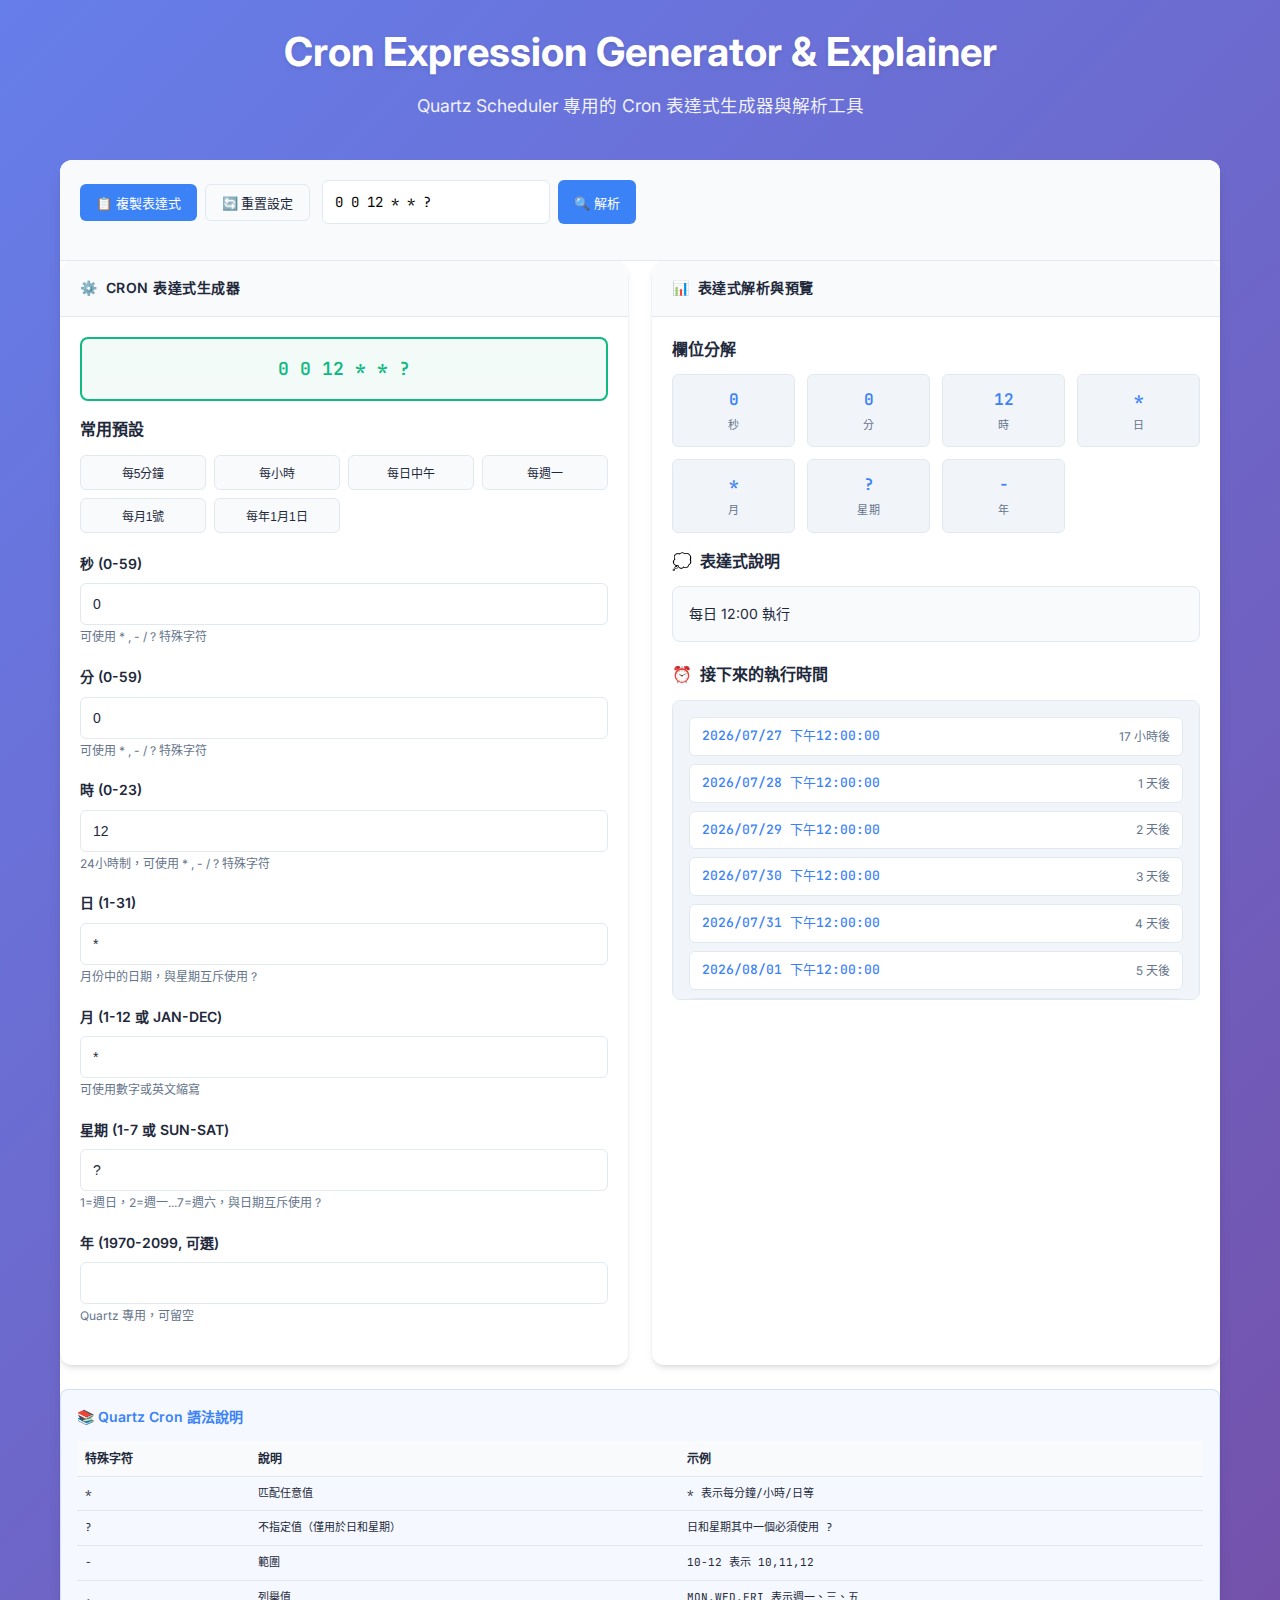
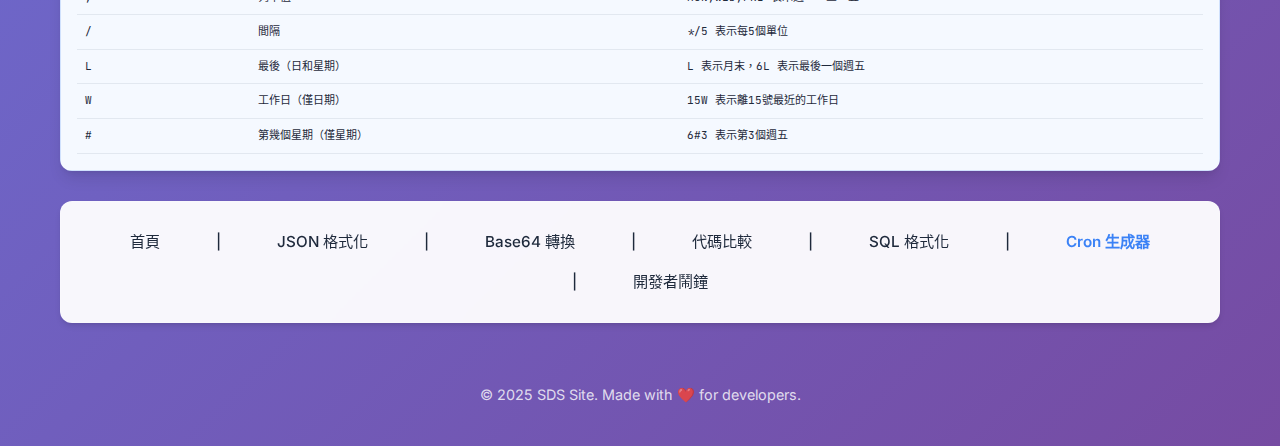
<file: pages/CronGenerator.html>
<!DOCTYPE html>
<html lang="zh-TW">
<head>
    <meta charset="UTF-8">
    <meta name="viewport" content="width=device-width, initial-scale=1.0">
    <title>Cron Expression Generator & Explainer - Quartz | SDS Site</title>
    <meta name="description" content="強大的 Quartz Cron 表達式生成器與解析器，支援可視化設定、即時預覽執行時間、自動生成和詳細解釋，適用於 Java Quartz Scheduler。">
    <meta name="keywords" content="Cron Generator, Quartz Cron, Cron Expression, 排程工具, Java Quartz, 任務調度, Cron Parser, 定時任務, SDS Site">
    
    <!-- Open Graph / Facebook -->
    <meta property="og:type" content="website">
    <meta property="og:url" content="https://sds-site.vercel.app/CronGenerator">
    <meta property="og:title" content="Cron Expression Generator & Explainer - Quartz | SDS Site">
    <meta property="og:description" content="專業的 Quartz Cron 表達式生成器，支援可視化設定、即時預覽和詳細解釋，完美適配 Java Quartz Scheduler。">
    
    <!-- Twitter -->
    <meta name="twitter:card" content="summary_large_image">
    <meta name="twitter:url" content="https://sds-site.vercel.app/CronGenerator">
    <meta name="twitter:title" content="Cron Expression Generator & Explainer - Quartz">
    <meta name="twitter:description" content="專業的 Quartz Cron 表達式生成器，支援可視化設定、即時預覽和詳細解釋。">
    
    <!-- Fonts -->
    <link rel="preconnect" href="https://fonts.googleapis.com">
    <link rel="preconnect" href="https://fonts.gstatic.com" crossorigin>
    <link href="https://fonts.googleapis.com/css2?family=Inter:wght@300;400;500;600;700&family=JetBrains+Mono:wght@400;500&display=swap" rel="stylesheet">
    
    <!-- CSS -->
    <link rel="stylesheet" href="styles.css">
    
    <style>
        /* Cron Generator 專用樣式 */
        .cron-container {
            display: grid;
            grid-template-columns: 1fr 1fr;
            gap: 24px;
            margin-bottom: 24px;
        }
        
        .cron-panel {
            background: var(--bg-primary);
            border-radius: var(--radius-lg);
            box-shadow: var(--shadow-md);
            overflow: hidden;
        }
        
        .panel-header {
            background: var(--bg-secondary);
            padding: 16px 20px;
            border-bottom: 1px solid var(--border-color);
            font-weight: 600;
            color: var(--text-primary);
            display: flex;
            align-items: center;
            gap: 8px;
        }
        
        .panel-content {
            padding: 20px;
        }
        
        .cron-expression {
            background: var(--bg-tertiary);
            border: 2px solid var(--border-color);
            border-radius: var(--radius-md);
            padding: 16px;
            font-family: 'JetBrains Mono', monospace;
            font-size: 18px;
            font-weight: 600;
            text-align: center;
            color: var(--primary-color);
            margin-bottom: 16px;
            word-break: break-all;
            transition: all 0.3s ease;
        }
        
        .cron-expression.valid {
            border-color: var(--success-color);
            background: rgba(16, 185, 129, 0.05);
            color: var(--success-color);
        }
        
        .cron-expression.invalid {
            border-color: var(--error-color);
            background: rgba(239, 68, 68, 0.05);
            color: var(--error-color);
        }
        
        .field-group {
            margin-bottom: 20px;
        }
        
        .field-label {
            display: block;
            font-weight: 600;
            color: var(--text-primary);
            margin-bottom: 8px;
            font-size: 14px;
        }
        
        .field-control {
            width: 100%;
            padding: 12px;
            border: 1px solid var(--border-color);
            border-radius: var(--radius-sm);
            font-size: 14px;
            transition: all 0.2s ease;
            background: var(--bg-primary);
            color: var(--text-primary);
        }
        
        .field-control:focus {
            outline: none;
            border-color: var(--primary-color);
            box-shadow: 0 0 0 3px rgba(59, 130, 246, 0.1);
        }
        
        .field-description {
            font-size: 12px;
            color: var(--text-secondary);
            margin-top: 4px;
            line-height: 1.4;
        }
        
        .preset-buttons {
            display: grid;
            grid-template-columns: repeat(auto-fit, minmax(120px, 1fr));
            gap: 8px;
            margin-bottom: 20px;
        }
        
        .preset-btn {
            padding: 8px 12px;
            border: 1px solid var(--border-color);
            border-radius: var(--radius-sm);
            background: var(--bg-secondary);
            color: var(--text-primary);
            font-size: 12px;
            cursor: pointer;
            transition: all 0.2s ease;
            text-align: center;
        }
        
        .preset-btn:hover {
            background: var(--primary-color);
            color: white;
            border-color: var(--primary-color);
        }
        
        .explanation-section {
            margin-bottom: 20px;
        }
        
        .explanation-title {
            font-weight: 600;
            color: var(--text-primary);
            margin-bottom: 12px;
            display: flex;
            align-items: center;
            gap: 8px;
        }
        
        .explanation-content {
            background: var(--bg-secondary);
            border: 1px solid var(--border-color);
            border-radius: var(--radius-md);
            padding: 16px;
            font-size: 14px;
            line-height: 1.6;
            color: var(--text-primary);
        }
        
        .field-breakdown {
            display: grid;
            grid-template-columns: repeat(auto-fit, minmax(100px, 1fr));
            gap: 12px;
            margin-bottom: 16px;
        }
        
        .field-item {
            text-align: center;
            padding: 12px 8px;
            background: var(--bg-tertiary);
            border-radius: var(--radius-sm);
            border: 1px solid var(--border-color);
        }
        
        .field-value {
            font-family: 'JetBrains Mono', monospace;
            font-weight: 600;
            font-size: 16px;
            color: var(--primary-color);
            margin-bottom: 4px;
        }
        
        .field-name {
            font-size: 11px;
            color: var(--text-secondary);
            font-weight: 500;
            text-transform: uppercase;
            letter-spacing: 0.5px;
        }
        
        .next-runs {
            background: var(--bg-tertiary);
            border: 1px solid var(--border-color);
            border-radius: var(--radius-md);
            padding: 16px;
            max-height: 300px;
            overflow-y: auto;
        }
        
        .next-run-item {
            padding: 8px 12px;
            background: var(--bg-primary);
            border-radius: var(--radius-sm);
            margin-bottom: 8px;
            display: flex;
            justify-content: space-between;
            align-items: center;
            font-size: 13px;
            border: 1px solid var(--border-color);
        }
        
        .next-run-item:last-child {
            margin-bottom: 0;
        }
        
        .run-time {
            font-family: 'JetBrains Mono', monospace;
            font-weight: 500;
            color: var(--primary-color);
        }
        
        .run-relative {
            color: var(--text-secondary);
            font-size: 12px;
        }
        
        .error-message {
            background: rgba(239, 68, 68, 0.1);
            border: 1px solid var(--error-color);
            border-radius: var(--radius-md);
            padding: 12px;
            color: var(--error-color);
            font-size: 13px;
            margin-top: 12px;
            display: none;
        }
        
        .syntax-help {
            background: rgba(59, 130, 246, 0.05);
            border: 1px solid rgba(59, 130, 246, 0.2);
            border-radius: var(--radius-md);
            padding: 16px;
            margin-top: 20px;
        }
        
        .syntax-help h4 {
            color: var(--primary-color);
            margin-bottom: 12px;
            font-size: 14px;
            font-weight: 600;
        }
        
        .syntax-table {
            width: 100%;
            border-collapse: collapse;
            font-size: 12px;
        }
        
        .syntax-table th,
        .syntax-table td {
            padding: 8px;
            text-align: left;
            border-bottom: 1px solid var(--border-color);
            vertical-align: top;
        }
        
        .syntax-table th {
            background: var(--bg-secondary);
            font-weight: 600;
            color: var(--text-primary);
        }
        
        .syntax-table td {
            font-family: 'JetBrains Mono', monospace;
            font-size: 11px;
        }
        
        .quick-actions {
            display: flex;
            gap: 8px;
            margin-bottom: 16px;
            flex-wrap: wrap;
        }
        
        .action-btn {
            padding: 8px 16px;
            border: none;
            border-radius: var(--radius-sm);
            font-size: 13px;
            font-weight: 500;
            cursor: pointer;
            transition: all 0.2s ease;
            display: flex;
            align-items: center;
            gap: 6px;
        }
        
        .action-btn.primary {
            background: var(--primary-color);
            color: white;
        }
        
        .action-btn.primary:hover {
            background: var(--primary-hover);
        }
        
        .action-btn.secondary {
            background: var(--bg-secondary);
            color: var(--text-primary);
            border: 1px solid var(--border-color);
        }
        
        .action-btn.secondary:hover {
            background: var(--bg-tertiary);
        }
        
        .manual-input {
            display: flex;
            gap: 8px;
            margin-bottom: 16px;
        }
        
        .manual-cron-input {
            flex: 1;
            padding: 12px;
            border: 1px solid var(--border-color);
            border-radius: var(--radius-sm);
            font-family: 'JetBrains Mono', monospace;
            font-size: 14px;
            background: var(--bg-primary);
        }
        
        .manual-cron-input:focus {
            outline: none;
            border-color: var(--primary-color);
            box-shadow: 0 0 0 3px rgba(59, 130, 246, 0.1);
        }
        
        @media (max-width: 768px) {
            .cron-container {
                grid-template-columns: 1fr;
                gap: 16px;
            }
            
            .field-breakdown {
                grid-template-columns: repeat(3, 1fr);
            }
            
            .preset-buttons {
                grid-template-columns: repeat(2, 1fr);
            }
            
            .quick-actions {
                flex-direction: column;
            }
            
            .manual-input {
                flex-direction: column;
            }
        }
        
        @media (max-width: 480px) {
            .field-breakdown {
                grid-template-columns: repeat(2, 1fr);
                gap: 8px;
            }
            
            .preset-buttons {
                grid-template-columns: 1fr;
            }
            
            .cron-expression {
                font-size: 14px;
                padding: 12px;
            }
        }
        
        /* 爆米花特效樣式 */
        .popcorn-container {
            position: fixed;
            top: 0;
            left: 0;
            width: 100vw;
            height: 100vh;
            pointer-events: none;
            z-index: 9999;
            overflow: hidden;
        }
        
        .popcorn {
            position: absolute;
            font-size: 24px;
            user-select: none;
            animation: popcorn-fall linear forwards;
            opacity: 0;
        }
        
        @keyframes popcorn-fall {
            0% {
                opacity: 1;
                transform: translateY(-50px) translateX(0) rotate(0deg) scale(0.5);
            }
            10% {
                transform: translateY(0) translateX(var(--drift-10, 0px)) rotate(180deg) scale(1);
            }
            30% {
                transform: translateY(30vh) translateX(var(--drift-30, 0px)) rotate(360deg) scale(1.2);
            }
            60% {
                transform: translateY(60vh) translateX(var(--drift-60, 0px)) rotate(540deg) scale(1);
            }
            100% {
                opacity: 0;
                transform: translateY(100vh) translateX(var(--drift-100, 0px)) rotate(720deg) scale(0.8);
            }
        }
        
        .popcorn:nth-child(odd) {
            animation-duration: 3s;
        }
        
        .popcorn:nth-child(even) {
            animation-duration: 3.5s;
        }
        
        .popcorn:nth-child(3n) {
            animation-duration: 2.5s;
        }
        
        .popcorn:nth-child(4n) {
            animation-duration: 4s;
        }
        
        /* 複製按鈕特效 */
        .copy-success-effect {
            position: relative;
            overflow: hidden;
        }
        
        .copy-success-effect::after {
            content: '';
            position: absolute;
            top: 50%;
            left: 50%;
            width: 0;
            height: 0;
            background: radial-gradient(circle, rgba(16, 185, 129, 0.3) 0%, transparent 70%);
            border-radius: 50%;
            transform: translate(-50%, -50%);
            animation: copy-ripple 0.6s ease-out;
        }
        
        @keyframes copy-ripple {
            to {
                width: 300px;
                height: 300px;
                opacity: 0;
            }
        }
    </style>
</head>
<body>
    <div class="container">
        <!-- Header -->
        <header class="header">
            <h1>Cron Expression Generator & Explainer</h1>
            <p>Quartz Scheduler 專用的 Cron 表達式生成器與解析工具</p>
        </header>

        <!-- Main Content -->
        <main class="main-card">
            <!-- Toolbar -->
            <div class="toolbar">
                <div class="quick-actions">
                    <!-- <button class="action-btn primary" onclick="generateCron()">
                        ⚡ 生成表達式
                    </button> -->
                    <button class="action-btn primary" onclick="copyCronExpression()">
                        📋 複製表達式
                    </button>
                    <button class="action-btn secondary" onclick="resetForm()">
                        🔄 重置設定
                    </button>
                </div>
                
                <div class="manual-input">
                    <input type="text" id="manualCronInput" class="manual-cron-input" 
                           placeholder="輸入 Cron 表達式進行解析..." 
                           onkeyup="handleManualInput(event)">
                    <button class="action-btn primary" onclick="parseCronExpression()">
                        🔍 解析
                    </button>
                </div>
            </div>

            <!-- Main Container -->
            <div class="cron-container">
                <!-- Generator Panel -->
                <div class="cron-panel">
                    <div class="panel-header">
                        <span>⚙️</span>
                        Cron 表達式生成器
                    </div>
                    <div class="panel-content">
                        <!-- Current Expression -->
                        <div class="cron-expression" id="cronExpression">
                            0 0 12 * * ?
                        </div>
                        
                        <!-- Preset Buttons -->
                        <div class="explanation-title">常用預設</div>
                        <div class="preset-buttons">
                            <button class="preset-btn" onclick="setPreset('0 */5 * * * ?')">每5分鐘</button>
                            <button class="preset-btn" onclick="setPreset('0 0 */1 * * ?')">每小時</button>
                            <button class="preset-btn" onclick="setPreset('0 0 12 * * ?')">每日中午</button>
                            <button class="preset-btn" onclick="setPreset('0 0 0 ? * MON')">每週一</button>
                            <button class="preset-btn" onclick="setPreset('0 0 0 1 * ?')">每月1號</button>
                            <button class="preset-btn" onclick="setPreset('0 0 0 1 1 ?')">每年1月1日</button>
                        </div>

                        <!-- Field Controls -->
                        <div class="field-group">
                            <label class="field-label">秒 (0-59)</label>
                            <input type="text" id="seconds" class="field-control" value="0" onchange="generateCron()">
                            <div class="field-description">可使用 * , - / ? 特殊字符</div>
                        </div>

                        <div class="field-group">
                            <label class="field-label">分 (0-59)</label>
                            <input type="text" id="minutes" class="field-control" value="0" onchange="generateCron()">
                            <div class="field-description">可使用 * , - / ? 特殊字符</div>
                        </div>

                        <div class="field-group">
                            <label class="field-label">時 (0-23)</label>
                            <input type="text" id="hours" class="field-control" value="12" onchange="generateCron()">
                            <div class="field-description">24小時制，可使用 * , - / ? 特殊字符</div>
                        </div>

                        <div class="field-group">
                            <label class="field-label">日 (1-31)</label>
                            <input type="text" id="dayOfMonth" class="field-control" value="*" onchange="generateCron()">
                            <div class="field-description">月份中的日期，與星期互斥使用 ?</div>
                        </div>

                        <div class="field-group">
                            <label class="field-label">月 (1-12 或 JAN-DEC)</label>
                            <input type="text" id="month" class="field-control" value="*" onchange="generateCron()">
                            <div class="field-description">可使用數字或英文縮寫</div>
                        </div>

                        <div class="field-group">
                            <label class="field-label">星期 (1-7 或 SUN-SAT)</label>
                            <input type="text" id="dayOfWeek" class="field-control" value="?" onchange="generateCron()">
                            <div class="field-description">1=週日，2=週一...7=週六，與日期互斥使用 ?</div>
                        </div>

                        <div class="field-group">
                            <label class="field-label">年 (1970-2099, 可選)</label>
                            <input type="text" id="year" class="field-control" value="" onchange="generateCron()">
                            <div class="field-description">Quartz 專用，可留空</div>
                        </div>
                    </div>
                </div>

                <!-- Explainer Panel -->
                <div class="cron-panel">
                    <div class="panel-header">
                        <span>📊</span>
                        表達式解析與預覽
                    </div>
                    <div class="panel-content">
                        <!-- Field Breakdown -->
                        <div class="explanation-title">欄位分解</div>
                        <div class="field-breakdown">
                            <div class="field-item">
                                <div class="field-value" id="displaySeconds">0</div>
                                <div class="field-name">秒</div>
                            </div>
                            <div class="field-item">
                                <div class="field-value" id="displayMinutes">0</div>
                                <div class="field-name">分</div>
                            </div>
                            <div class="field-item">
                                <div class="field-value" id="displayHours">12</div>
                                <div class="field-name">時</div>
                            </div>
                            <div class="field-item">
                                <div class="field-value" id="displayDayOfMonth">*</div>
                                <div class="field-name">日</div>
                            </div>
                            <div class="field-item">
                                <div class="field-value" id="displayMonth">*</div>
                                <div class="field-name">月</div>
                            </div>
                            <div class="field-item">
                                <div class="field-value" id="displayDayOfWeek">?</div>
                                <div class="field-name">星期</div>
                            </div>
                            <div class="field-item">
                                <div class="field-value" id="displayYear">-</div>
                                <div class="field-name">年</div>
                            </div>
                        </div>

                        <!-- Explanation -->
                        <div class="explanation-section">
                            <div class="explanation-title">
                                <span>💭</span>
                                表達式說明
                            </div>
                            <div class="explanation-content" id="cronExplanation">
                                每日中午12點執行
                            </div>
                        </div>

                        <!-- Next Runs -->
                        <div class="explanation-section">
                            <div class="explanation-title">
                                <span>⏰</span>
                                接下來的執行時間
                            </div>
                            <div class="next-runs" id="nextRuns">
                                <div class="next-run-item">
                                    <span class="run-time">計算中...</span>
                                    <span class="run-relative"></span>
                                </div>
                            </div>
                        </div>

                        <!-- Error Message -->
                        <div class="error-message" id="errorMessage"></div>
                    </div>
                </div>
            </div>

            <!-- Syntax Help -->
            <div class="syntax-help">
                <h4>📚 Quartz Cron 語法說明</h4>
                <table class="syntax-table">
                    <thead>
                        <tr>
                            <th>特殊字符</th>
                            <th>說明</th>
                            <th>示例</th>
                        </tr>
                    </thead>
                    <tbody>
                        <tr>
                            <td>*</td>
                            <td>匹配任意值</td>
                            <td>* 表示每分鐘/小時/日等</td>
                        </tr>
                        <tr>
                            <td>?</td>
                            <td>不指定值（僅用於日和星期）</td>
                            <td>日和星期其中一個必須使用 ?</td>
                        </tr>
                        <tr>
                            <td>-</td>
                            <td>範圍</td>
                            <td>10-12 表示 10,11,12</td>
                        </tr>
                        <tr>
                            <td>,</td>
                            <td>列舉值</td>
                            <td>MON,WED,FRI 表示週一、三、五</td>
                        </tr>
                        <tr>
                            <td>/</td>
                            <td>間隔</td>
                            <td>*/5 表示每5個單位</td>
                        </tr>
                        <tr>
                            <td>L</td>
                            <td>最後（日和星期）</td>
                            <td>L 表示月末，6L 表示最後一個週五</td>
                        </tr>
                        <tr>
                            <td>W</td>
                            <td>工作日（僅日期）</td>
                            <td>15W 表示離15號最近的工作日</td>
                        </tr>
                        <tr>
                            <td>#</td>
                            <td>第幾個星期（僅星期）</td>
                            <td>6#3 表示第3個週五</td>
                        </tr>
                    </tbody>
                </table>
            </div>
        </main>

        <!-- Navigation -->
        <nav class="navigation" data-auto-navigation>
            <!-- 導航內容會自動載入 -->
        </nav>

        <!-- Footer -->
        <!-- 頁腳會由導航組件自動添加 -->
    </div>

    <!-- Toast System -->
    <script src="util/Toast.js"></script>
    
    <!-- Cron Generator Script -->
    <script>
        /**
         * Quartz Cron Expression Generator & Explainer
         * 支援 Quartz Scheduler 的完整 Cron 語法
         */
        class QuartzCronGenerator {
            constructor() {
                this.initializeElements();
                this.generateCron();
            }

            initializeElements() {
                this.elements = {
                    seconds: document.getElementById('seconds'),
                    minutes: document.getElementById('minutes'),
                    hours: document.getElementById('hours'),
                    dayOfMonth: document.getElementById('dayOfMonth'),
                    month: document.getElementById('month'),
                    dayOfWeek: document.getElementById('dayOfWeek'),
                    year: document.getElementById('year'),
                    cronExpression: document.getElementById('cronExpression'),
                    manualCronInput: document.getElementById('manualCronInput'),
                    cronExplanation: document.getElementById('cronExplanation'),
                    nextRuns: document.getElementById('nextRuns'),
                    errorMessage: document.getElementById('errorMessage'),
                    displaySeconds: document.getElementById('displaySeconds'),
                    displayMinutes: document.getElementById('displayMinutes'),
                    displayHours: document.getElementById('displayHours'),
                    displayDayOfMonth: document.getElementById('displayDayOfMonth'),
                    displayMonth: document.getElementById('displayMonth'),
                    displayDayOfWeek: document.getElementById('displayDayOfWeek'),
                    displayYear: document.getElementById('displayYear')
                };
            }

            generateCron() {
                try {
                    // 獲取所有欄位值
                    let dayOfMonth = this.elements.dayOfMonth.value || '*';
                    let dayOfWeek = this.elements.dayOfWeek.value || '?';
                    
                    // 自動修正日期和星期的互斥關係
                    if (dayOfMonth !== '*' && dayOfMonth !== '?' && dayOfWeek !== '?' && dayOfWeek !== '*') {
                        // 如果兩者都有具體值，優先保留日期，星期改為 ?
                        dayOfWeek = '?';
                        this.elements.dayOfWeek.value = '?';
                    } else if (dayOfMonth === '?' && dayOfWeek === '?') {
                        // 如果兩者都是 ?，將日期改為 *
                        dayOfMonth = '*';
                        this.elements.dayOfMonth.value = '*';
                    } else if (dayOfWeek !== '?' && dayOfWeek !== '*' && dayOfMonth !== '?') {
                        // 如果指定了星期且日期不是 ?，將日期改為 ?
                        dayOfMonth = '?';
                        this.elements.dayOfMonth.value = '?';
                    }

                    const parts = [
                        this.elements.seconds.value || '0',
                        this.elements.minutes.value || '0',
                        this.elements.hours.value || '*',
                        dayOfMonth,
                        this.elements.month.value || '*',
                        dayOfWeek
                    ];

                    if (this.elements.year.value) {
                        parts.push(this.elements.year.value);
                    }

                    const cronExpression = parts.join(' ');
                    this.updateExpression(cronExpression);
                    this.updateDisplay();
                    this.explainCron(cronExpression);
                    this.calculateNextRuns(cronExpression);
                    this.validateExpression(cronExpression);
                } catch (error) {
                    this.showError('生成表達式時發生錯誤: ' + error.message);
                }
            }

            updateExpression(expression) {
                this.elements.cronExpression.textContent = expression;
                this.elements.manualCronInput.value = expression;
            }

            updateDisplay() {
                this.elements.displaySeconds.textContent = this.elements.seconds.value || '0';
                this.elements.displayMinutes.textContent = this.elements.minutes.value || '0';
                this.elements.displayHours.textContent = this.elements.hours.value || '*';
                this.elements.displayDayOfMonth.textContent = this.elements.dayOfMonth.value || '*';
                this.elements.displayMonth.textContent = this.elements.month.value || '*';
                this.elements.displayDayOfWeek.textContent = this.elements.dayOfWeek.value || '?';
                this.elements.displayYear.textContent = this.elements.year.value || '-';
            }

            parseCronExpression() {
                const cronExpression = this.elements.manualCronInput.value.trim();
                if (!cronExpression) {
                    showToast.warning('請輸入 Cron 表達式');
                    return;
                }

                try {
                    const parts = cronExpression.split(/\s+/);
                    if (parts.length < 6 || parts.length > 7) {
                        throw new Error('Cron 表達式必須包含 6-7 個欄位');
                    }

                    // 更新輸入欄位
                    this.elements.seconds.value = parts[0] || '0';
                    this.elements.minutes.value = parts[1] || '0';
                    this.elements.hours.value = parts[2] || '*';
                    this.elements.dayOfMonth.value = parts[3] || '*';
                    this.elements.month.value = parts[4] || '*';
                    this.elements.dayOfWeek.value = parts[5] || '?';
                    this.elements.year.value = parts[6] || '';

                    this.updateExpression(cronExpression);
                    this.updateDisplay();
                    this.explainCron(cronExpression);
                    this.calculateNextRuns(cronExpression);
                    this.validateExpression(cronExpression);

                    showToast.success('Cron 表達式解析成功');
                } catch (error) {
                    this.showError('解析表達式失敗: ' + error.message);
                }
            }

            explainCron(cronExpression) {
                try {
                    const parts = cronExpression.split(/\s+/);
                    const [sec, min, hour, dayMonth, month, dayWeek, year] = parts;

                    let explanation = '此 Cron 表達式表示：';
                    
                    // 頻率分析
                    if (sec === '*' && min === '*' && hour === '*') {
                        explanation = '每秒執行';
                    } else if (min === '*' && hour === '*') {
                        explanation = `每分鐘的第 ${sec} 秒執行`;
                    } else if (hour === '*') {
                        if (min.includes('/')) {
                            const interval = min.split('/')[1];
                            explanation = `每 ${interval} 分鐘執行`;
                        } else if (min === '*') {
                            explanation = `每小時的第 ${sec} 秒執行`;
                        } else {
                            explanation = `每小時的第 ${min} 分 ${sec} 秒執行`;
                        }
                    } else {
                        // 具體時間
                        const timeStr = this.formatTime(hour, min, sec);
                        
                        if (dayMonth === '*' && dayWeek === '?') {
                            explanation = `每日 ${timeStr} 執行`;
                        } else if (dayWeek !== '?' && dayWeek !== '*') {
                            const weekStr = this.formatDayOfWeek(dayWeek);
                            explanation = `每週${weekStr} ${timeStr} 執行`;
                        } else if (dayMonth !== '*') {
                            explanation = `每月 ${dayMonth} 日 ${timeStr} 執行`;
                        }
                    }

                    // 月份限制
                    if (month !== '*') {
                        explanation += `，僅在 ${this.formatMonth(month)} 執行`;
                    }

                    // 年份限制
                    if (year && year !== '*') {
                        explanation += `，僅在 ${year} 年執行`;
                    }

                    this.elements.cronExplanation.textContent = explanation;
                } catch (error) {
                    this.elements.cronExplanation.textContent = '無法解析此表達式';
                }
            }

            formatTime(hour, min, sec) {
                const h = hour === '*' ? '每小時' : this.padZero(hour);
                const m = min === '*' ? '每分鐘' : this.padZero(min);
                const s = sec === '0' ? '' : `:${this.padZero(sec)}`;
                
                if (hour === '*') return '每小時';
                if (min === '*') return `${h}點每分鐘`;
                
                return `${h}:${m}${s}`;
            }

            formatDayOfWeek(dayWeek) {
                const days = {
                    '1': '日', '2': '一', '3': '二', '4': '三', '5': '四', '6': '五', '7': '六',
                    'SUN': '日', 'MON': '一', 'TUE': '二', 'WED': '三', 'THU': '四', 'FRI': '五', 'SAT': '六'
                };
                
                if (dayWeek.includes(',')) {
                    return dayWeek.split(',').map(d => days[d.trim()] || d).join('、');
                }
                
                return days[dayWeek] || dayWeek;
            }

            formatMonth(month) {
                const months = {
                    '1': '1月', '2': '2月', '3': '3月', '4': '4月', '5': '5月', '6': '6月',
                    '7': '7月', '8': '8月', '9': '9月', '10': '10月', '11': '11月', '12': '12月',
                    'JAN': '1月', 'FEB': '2月', 'MAR': '3月', 'APR': '4月', 'MAY': '5月', 'JUN': '6月',
                    'JUL': '7月', 'AUG': '8月', 'SEP': '9月', 'OCT': '10月', 'NOV': '11月', 'DEC': '12月'
                };
                
                if (month.includes(',')) {
                    return month.split(',').map(m => months[m.trim()] || m).join('、');
                }
                
                return months[month] || month;
            }

            calculateNextRuns(cronExpression) {
                try {
                    const nextRuns = this.getNextExecutionTimes(cronExpression, 10);
                    this.displayNextRuns(nextRuns);
                } catch (error) {
                    this.elements.nextRuns.innerHTML = '<div class="next-run-item"><span class="run-time">無法計算執行時間</span></div>';
                }
            }

            getNextExecutionTimes(cronExpression, count = 10) {
                const parts = cronExpression.split(/\s+/);
                const [sec, min, hour, dayMonth, month, dayWeek, year] = parts;
                
                const now = new Date();
                const results = [];
                let current = new Date(now.getTime() + 1000); // 從下一秒開始
                let attempts = 0;
                const maxAttempts = 100000; // 防止無限循環

                while (results.length < count && attempts < maxAttempts) {
                    attempts++;
                    
                    if (this.matchesCronExpression(current, parts)) {
                        results.push(new Date(current));
                    }
                    
                    // 移到下一分鐘（簡化處理）
                    current.setSeconds(0);
                    current.setMinutes(current.getMinutes() + 1);
                }

                return results;
            }

            matchesCronExpression(date, parts) {
                const [sec, min, hour, dayMonth, month, dayWeek, year] = parts;
                
                // 簡化的匹配邏輯（實際應該更複雜）
                return (
                    this.matchField(date.getSeconds(), sec, 0, 59) &&
                    this.matchField(date.getMinutes(), min, 0, 59) &&
                    this.matchField(date.getHours(), hour, 0, 23) &&
                    this.matchDayField(date, dayMonth, dayWeek) &&
                    this.matchField(date.getMonth() + 1, month, 1, 12) &&
                    this.matchField(date.getFullYear(), year || '*', 1970, 2099)
                );
            }

            matchField(value, pattern, min, max) {
                if (pattern === '*') return true;
                if (pattern === '?') return true;
                
                // 處理星期的字符串值
                if (min === 1 && max === 7) { // 這是星期欄位
                    pattern = this.convertDayOfWeekToNumber(pattern);
                }
                
                // 簡單的數字匹配
                if (!isNaN(pattern)) {
                    return value === parseInt(pattern);
                }
                
                // 範圍匹配 (例如: 10-15)
                if (pattern.includes('-')) {
                    const [start, end] = pattern.split('-').map(x => {
                        const converted = min === 1 && max === 7 ? this.convertDayOfWeekToNumber(x) : x;
                        return parseInt(converted);
                    });
                    return value >= start && value <= end;
                }
                
                // 列表匹配 (例如: 1,3,5 或 MON,WED,FRI)
                if (pattern.includes(',')) {
                    const values = pattern.split(',').map(x => {
                        const trimmed = x.trim();
                        const converted = min === 1 && max === 7 ? this.convertDayOfWeekToNumber(trimmed) : trimmed;
                        return parseInt(converted);
                    });
                    return values.includes(value);
                }
                
                // 間隔匹配 (例如: */5)
                if (pattern.includes('/')) {
                    const [base, interval] = pattern.split('/');
                    const baseValue = base === '*' ? min : parseInt(base);
                    return (value - baseValue) % parseInt(interval) === 0;
                }
                
                return false;
            }

            convertDayOfWeekToNumber(dayStr) {
                const dayMap = {
                    'SUN': '1', 'MON': '2', 'TUE': '3', 'WED': '4', 
                    'THU': '5', 'FRI': '6', 'SAT': '7'
                };
                return dayMap[dayStr.toUpperCase()] || dayStr;
            }

            matchDayField(date, dayMonth, dayWeek) {
                // 如果使用 ?, 則該欄位被忽略
                if (dayMonth === '?' && dayWeek === '?') return true;
                if (dayMonth === '?' && dayWeek !== '?') {
                    return this.matchField(date.getDay() === 0 ? 7 : date.getDay(), dayWeek, 1, 7);
                }
                if (dayWeek === '?' && dayMonth !== '?') {
                    return this.matchField(date.getDate(), dayMonth, 1, 31);
                }
                
                // 兩者都指定時，任一匹配即可
                return this.matchField(date.getDate(), dayMonth, 1, 31) || 
                       this.matchField(date.getDay() === 0 ? 7 : date.getDay(), dayWeek, 1, 7);
            }

            displayNextRuns(runs) {
                if (runs.length === 0) {
                    this.elements.nextRuns.innerHTML = '<div class="next-run-item"><span class="run-time">未找到符合的執行時間</span></div>';
                    return;
                }

                const html = runs.map(run => {
                    const timeStr = run.toLocaleString('zh-TW', {
                        year: 'numeric',
                        month: '2-digit',
                        day: '2-digit',
                        hour: '2-digit',
                        minute: '2-digit',
                        second: '2-digit'
                    });
                    
                    const relative = this.getRelativeTime(run);
                    
                    return `
                        <div class="next-run-item">
                            <span class="run-time">${timeStr}</span>
                            <span class="run-relative">${relative}</span>
                        </div>
                    `;
                }).join('');

                this.elements.nextRuns.innerHTML = html;
            }

            getRelativeTime(date) {
                const now = new Date();
                const diff = date.getTime() - now.getTime();
                
                if (diff < 0) return '已過期';
                
                const seconds = Math.floor(diff / 1000);
                const minutes = Math.floor(seconds / 60);
                const hours = Math.floor(minutes / 60);
                const days = Math.floor(hours / 24);
                
                if (days > 0) return `${days} 天後`;
                if (hours > 0) return `${hours} 小時後`;
                if (minutes > 0) return `${minutes} 分鐘後`;
                return `${seconds} 秒後`;
            }

            validateExpression(cronExpression) {
                try {
                    const parts = cronExpression.split(/\s+/);
                    
                    if (parts.length < 6 || parts.length > 7) {
                        throw new Error('Cron 表達式必須包含 6-7 個欄位');
                    }

                    // 檢查日期和星期的互斥性 (Quartz 專用規則)
                    const dayMonth = parts[3];
                    const dayWeek = parts[5];
                    
                    // 在 Quartz 中，dayOfMonth 和 dayOfWeek 其中一個必須是 ?
                    if (dayMonth === '?' && dayWeek === '?') {
                        throw new Error('日期和星期欄位不能同時使用 ?，其中一個必須指定值');
                    }
                    
                    // 檢查是否都不是 ?
                    if (dayMonth !== '?' && dayWeek !== '?') {
                        throw new Error('在 Quartz 中，日期和星期欄位其中一個必須使用 ?（當指定星期時日期用?，當指定日期時星期用?）');
                    }
                    
                    // 額外的格式驗證
                    this.validateFieldFormats(parts);

                    this.elements.cronExpression.className = 'cron-expression valid';
                    this.hideError();
                } catch (error) {
                    this.elements.cronExpression.className = 'cron-expression invalid';
                    this.showError(error.message);
                }
            }

            validateFieldFormats(parts) {
                const [sec, min, hour, dayMonth, month, dayWeek, year] = parts;
                
                // 驗證數字範圍
                this.validateRange(sec, 0, 59, '秒');
                this.validateRange(min, 0, 59, '分');
                this.validateRange(hour, 0, 23, '時');
                
                if (dayMonth !== '?') {
                    this.validateRange(dayMonth, 1, 31, '日');
                }
                
                this.validateRange(month, 1, 12, '月');
                
                if (dayWeek !== '?') {
                    this.validateDayOfWeek(dayWeek);
                }
                
                if (year && year !== '*') {
                    this.validateRange(year, 1970, 2099, '年');
                }
            }

            validateRange(value, min, max, fieldName) {
                if (value === '*' || value === '?' || value.includes('/') || value.includes('-') || value.includes(',')) {
                    return; // 特殊字符暫時跳過詳細驗證
                }
                
                const num = parseInt(value);
                if (isNaN(num) || num < min || num > max) {
                    throw new Error(`${fieldName}欄位值 "${value}" 超出有效範圍 (${min}-${max})`);
                }
            }

            validateDayOfWeek(value) {
                if (value === '*' || value === '?' || value.includes('/') || value.includes('-') || value.includes(',')) {
                    return; // 特殊字符暫時跳過詳細驗證
                }
                
                const validDays = ['1', '2', '3', '4', '5', '6', '7', 'SUN', 'MON', 'TUE', 'WED', 'THU', 'FRI', 'SAT'];
                if (!validDays.includes(value.toUpperCase())) {
                    throw new Error(`星期欄位值 "${value}" 無效，請使用 1-7 或 SUN-SAT`);
                }
            }

            showError(message) {
                this.elements.errorMessage.textContent = message;
                this.elements.errorMessage.style.display = 'block';
            }

            hideError() {
                this.elements.errorMessage.style.display = 'none';
            }

            setPreset(cronExpression) {
                this.elements.manualCronInput.value = cronExpression;
                
                // 解析表達式但不顯示解析成功的 toast
                const parts = cronExpression.split(/\s+/);
                if (parts.length >= 6 && parts.length <= 7) {
                    // 更新輸入欄位
                    this.elements.seconds.value = parts[0] || '0';
                    this.elements.minutes.value = parts[1] || '0';
                    this.elements.hours.value = parts[2] || '*';
                    this.elements.dayOfMonth.value = parts[3] || '*';
                    this.elements.month.value = parts[4] || '*';
                    this.elements.dayOfWeek.value = parts[5] || '?';
                    this.elements.year.value = parts[6] || '';

                    this.updateExpression(cronExpression);
                    this.updateDisplay();
                    this.explainCron(cronExpression);
                    this.calculateNextRuns(cronExpression);
                    this.validateExpression(cronExpression);

                    // 顯示預設套用成功的 toast
                    showToast.success('已套用預設表達式設定');
                } else {
                    showToast.error('預設表達式格式錯誤');
                }
            }

            reset() {
                this.elements.seconds.value = '0';
                this.elements.minutes.value = '0';
                this.elements.hours.value = '12';
                this.elements.dayOfMonth.value = '*';
                this.elements.month.value = '*';
                this.elements.dayOfWeek.value = '?';
                this.elements.year.value = '';
                this.generateCron();
                showToast.info('已重置為預設設定');
            }

            copyExpression() {
                const expression = this.elements.cronExpression.textContent;
                navigator.clipboard.writeText(expression).then(() => {
                    // 添加複製成功的視覺特效
                    this.addCopySuccessEffect();
                    // 觸發爆米花特效
                    this.triggerPopcornEffect();
                    // 顯示成功提示
                    showToast.success('Cron 表達式已複製到剪貼簿 🍿');
                }).catch(() => {
                    showToast.error('複製失敗，請手動選取並複製');
                });
            }

            addCopySuccessEffect() {
                // 獲取複製按鈕
                const copyBtn = document.querySelector('[onclick="copyCronExpression()"]');
                if (copyBtn) {
                    copyBtn.classList.add('copy-success-effect');
                    setTimeout(() => {
                        copyBtn.classList.remove('copy-success-effect');
                    }, 600);
                }
            }

            triggerPopcornEffect() {
                // 創建爆米花容器
                let container = document.getElementById('popcorn-container');
                if (!container) {
                    container = document.createElement('div');
                    container.id = 'popcorn-container';
                    container.className = 'popcorn-container';
                    document.body.appendChild(container);
                }

                // 爆米花表情符號數組
                const popcornEmojis = ['🍿', '🌽', '🍿', '🌟', '✨', '🍿', '💫', '🍿'];
                
                // 創建20個爆米花
                for (let i = 0; i < 20; i++) {
                    setTimeout(() => {
                        this.createPopcorn(container, popcornEmojis);
                    }, i * 100); // 每100ms創建一個，製造連續效果
                }

                // 3秒後清理容器
                setTimeout(() => {
                    if (container && container.parentNode) {
                        container.parentNode.removeChild(container);
                    }
                }, 5000);
            }

            createPopcorn(container, emojis) {
                const popcorn = document.createElement('div');
                popcorn.className = 'popcorn';
                
                // 隨機選擇表情符號
                const emoji = emojis[Math.floor(Math.random() * emojis.length)];
                popcorn.textContent = emoji;
                
                // 隨機位置（從頂部開始）
                const startX = Math.random() * window.innerWidth;
                popcorn.style.left = startX + 'px';
                popcorn.style.top = '-50px';
                
                // 隨機大小
                const size = 20 + Math.random() * 20; // 20-40px
                popcorn.style.fontSize = size + 'px';
                
                // 隨機動畫持續時間
                const duration = 2.5 + Math.random() * 2; // 2.5-4.5秒
                popcorn.style.animationDuration = duration + 's';
                
                // 創建更自然的飄移軌跡
                const driftIntensity = 50 + Math.random() * 100; // 50-150px的飄移幅度
                const driftDirection = Math.random() > 0.5 ? 1 : -1; // 隨機方向
                
                popcorn.style.setProperty('--drift-10', (driftIntensity * 0.2 * driftDirection) + 'px');
                popcorn.style.setProperty('--drift-30', (driftIntensity * 0.5 * driftDirection) + 'px');
                popcorn.style.setProperty('--drift-60', (driftIntensity * 0.8 * driftDirection) + 'px');
                popcorn.style.setProperty('--drift-100', (driftIntensity * driftDirection) + 'px');
                
                // 添加隨機的初始旋轉
                const initialRotation = Math.random() * 360;
                popcorn.style.transform = `rotate(${initialRotation}deg)`;
                
                // 添加到容器
                container.appendChild(popcorn);
                
                // 動畫結束後移除元素
                setTimeout(() => {
                    if (popcorn && popcorn.parentNode) {
                        popcorn.parentNode.removeChild(popcorn);
                    }
                }, duration * 1000);
            }

            padZero(value) {
                return value.toString().padStart(2, '0');
            }
        }

        // 初始化
        let cronGenerator;
        document.addEventListener('DOMContentLoaded', function() {
            cronGenerator = new QuartzCronGenerator();
        });

        // 全域函數
        function generateCron() {
            cronGenerator.generateCron();
        }

        function parseCronExpression() {
            cronGenerator.parseCronExpression();
        }

        function setPreset(expression) {
            cronGenerator.setPreset(expression);
        }

        function resetForm() {
            cronGenerator.reset();
        }

        function copyCronExpression() {
            cronGenerator.copyExpression();
        }

        function handleManualInput(event) {
            if (event.key === 'Enter') {
                parseCronExpression();
            }
        }

        // SEO 結構化數據
        const structuredData = {
            "@context": "https://schema.org",
            "@type": "WebApplication",
            "name": "Cron Expression Generator & Explainer - Quartz",
            "description": "專業的 Quartz Cron 表達式生成器與解析工具，支援可視化設定、即時預覽執行時間、自動生成和詳細解釋",
            "url": "https://sds-site.vercel.app/CronGenerator",
            "applicationCategory": "DeveloperApplication",
            "operatingSystem": "Any",
            "browserRequirements": "Requires JavaScript",
            "softwareVersion": "1.0",
            "offers": {
                "@type": "Offer",
                "price": "0",
                "priceCurrency": "TWD"
            },
            "creator": {
                "@type": "Organization",
                "name": "SDS Site"
            }
        };

        const script = document.createElement('script');
        script.type = 'application/ld+json';
        script.textContent = JSON.stringify(structuredData);
        document.head.appendChild(script);
    </script>

    <!-- 統一導航組件 -->
    <script src="components/navigation.js"></script>
</body>
</html>
</file>
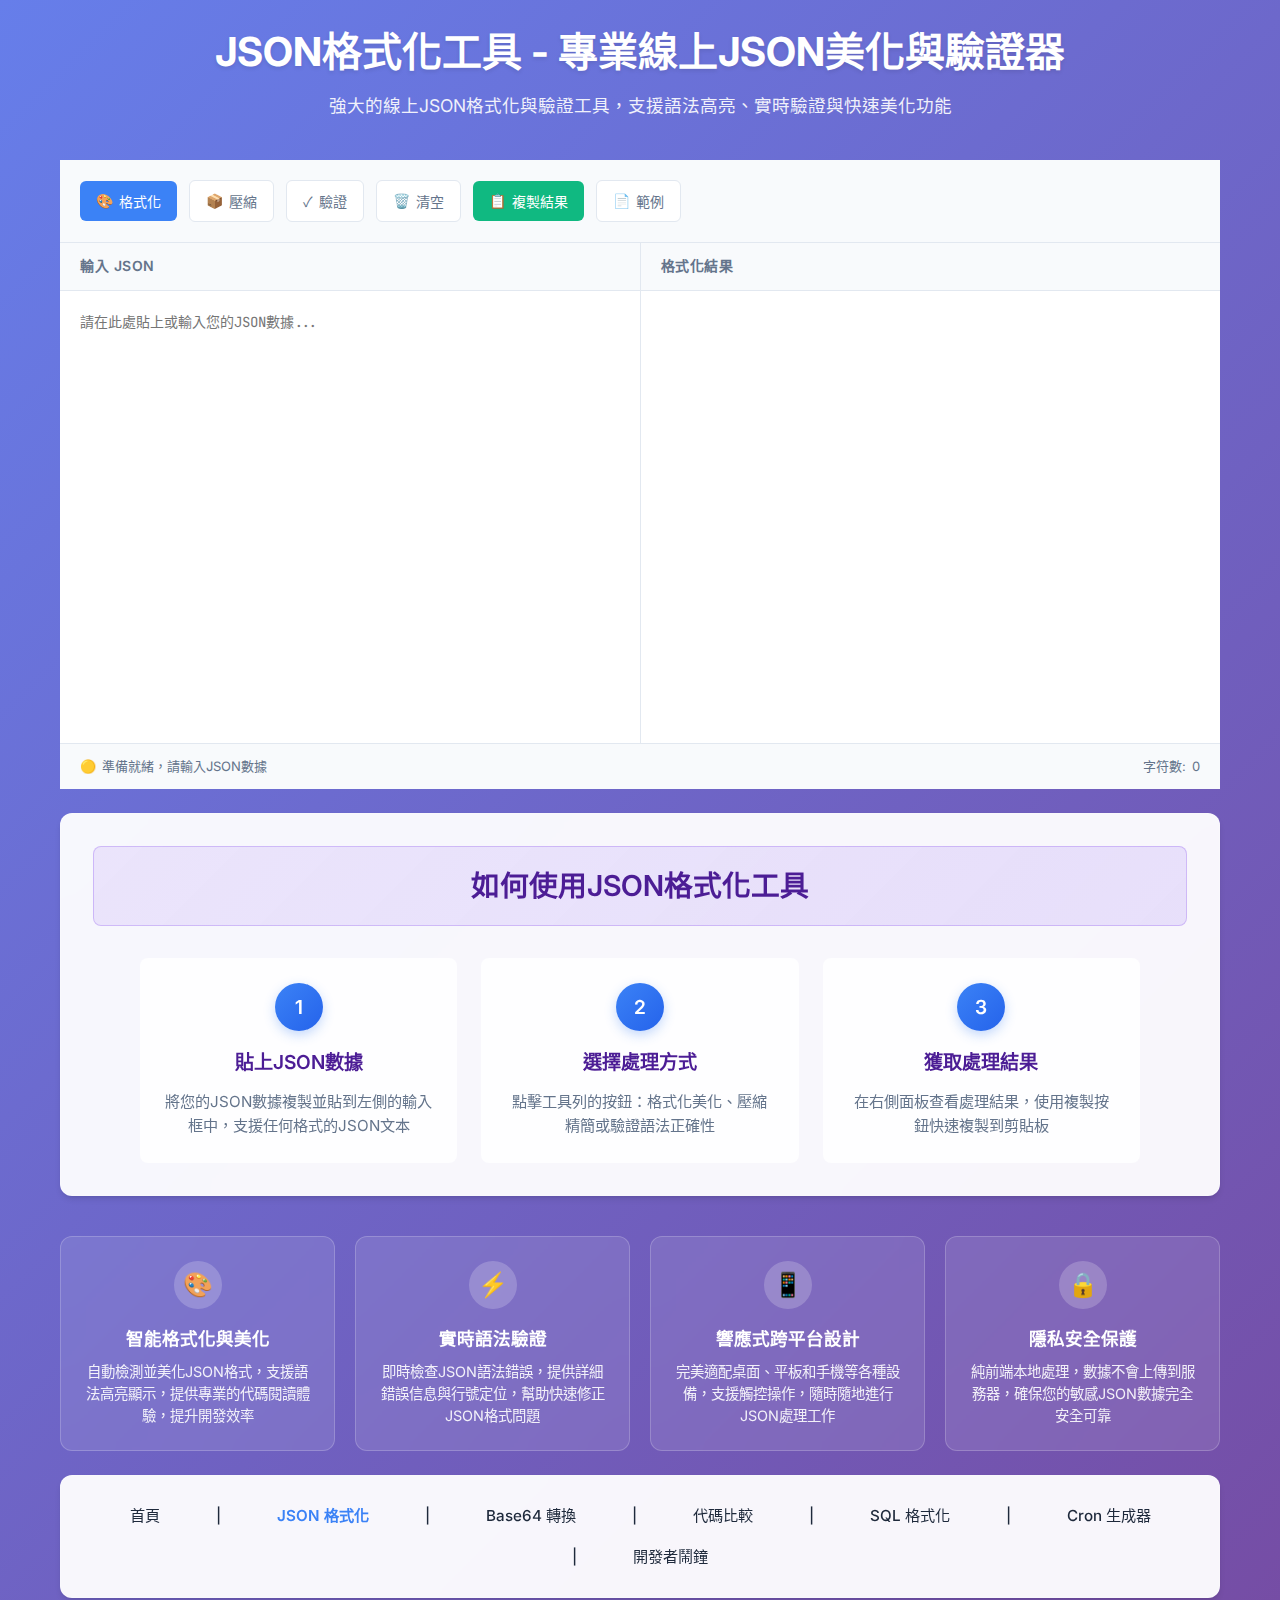
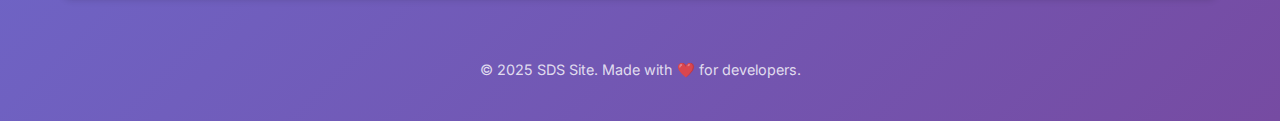
<file: pages/JsonFormatter.html>
<!DOCTYPE html>
<html lang="zh-TW" itemscope itemtype="https://schema.org/WebApplication">
<head>
    <meta charset="UTF-8" />
    <meta name="viewport" content="width=device-width, initial-scale=1.0" />
    
    <!-- Performance Optimization -->
    <meta http-equiv="X-UA-Compatible" content="IE=edge" />
    <meta name="referrer" content="origin-when-cross-origin" />
    
    <!-- SEO Meta Tags -->
    <title>JSON格式化工具 - 線上JSON美化驗證器 | 免費JSON Formatter</title>
    <meta name="description" content="專業的線上JSON格式化工具，支援JSON美化、壓縮、驗證與語法高亮。快速格式化和美化您的JSON數據，提高程式開發效率。完全免費，隱私安全。" />
    <meta name="keywords" content="JSON formatter, JSON格式化, JSON美化, JSON validator, JSON驗證, 線上工具, 開發工具, JSON parser, 程式開發, API測試" />
    <meta name="author" content="SDS Site Tools" />
    <meta name="robots" content="index, follow, max-snippet:-1, max-image-preview:large, max-video-preview:-1" />
    <meta name="theme-color" content="#6366f1" />
    
    <!-- Enhanced Open Graph Meta Tags -->
    <meta property="og:title" content="JSON格式化工具 - 線上JSON美化驗證器 | 免費JSON Formatter" />
    <meta property="og:description" content="專業的線上JSON格式化工具，支援JSON美化、壓縮、驗證與語法高亮。完全免費，隱私安全，提高程式開發效率。" />
    <meta property="og:type" content="website" />
    <meta property="og:url" content="https://sds-site.vercel.app/JsonFormatter" />
    <meta property="og:image" content="https://sds-site.vercel.app/img/json-formatter-preview.jpg" />
    <meta property="og:image:width" content="1200" />
    <meta property="og:image:height" content="630" />
    <meta property="og:image:alt" content="JSON格式化工具介面截圖" />
    <meta property="og:site_name" content="SDS Site - 開發者工具集" />
    <meta property="og:locale" content="zh_TW" />
    
    <!-- Enhanced Twitter Card Meta Tags -->
    <meta name="twitter:card" content="summary_large_image" />
    <meta name="twitter:title" content="JSON格式化工具 - 線上JSON美化驗證器" />
    <meta name="twitter:description" content="專業的線上JSON格式化工具，支援JSON美化、壓縮、驗證與語法高亮。完全免費，隱私安全。" />
    <meta name="twitter:image" content="https://sds-site.vercel.app/img/json-formatter-preview.jpg" />
    <meta name="twitter:image:alt" content="JSON格式化工具介面" />
    <meta name="twitter:creator" content="@SDSSite" />
    <meta name="twitter:site" content="@SDSSite" />
    
    <!-- Technical Meta Tags -->
    <meta http-equiv="X-UA-Compatible" content="IE=edge" />
    <meta name="format-detection" content="telephone=no" />
    <meta name="mobile-web-app-capable" content="yes" />
    <meta name="apple-mobile-web-app-capable" content="yes" />
    <meta name="apple-mobile-web-app-status-bar-style" content="default" />
    <meta name="apple-mobile-web-app-title" content="JSON Formatter" />
    
    <!-- Performance and Preload -->
    <link rel="preload" href="styles.css" as="style" />
    <link rel="preload" href="util/Toast.js" as="script" />
    <link rel="dns-prefetch" href="https://fonts.googleapis.com/" />
    <link rel="preconnect" href="https://fonts.googleapis.com" crossorigin />
    
    <!-- Canonical URL -->
    <link rel="canonical" href="JsonFormatter.html" />
    
    <!-- Favicon -->
    <link rel="icon" type="image/x-icon" href="https://sds-site.vercel.app/img/favicon.ico" />
    
    <!-- Fonts -->
    <link href="https://fonts.googleapis.com/css2?family=Inter:wght@300;400;500;600;700&family=JetBrains+Mono:wght@400;500&display=swap" rel="stylesheet">
    
    <!-- CSS -->
    <link rel="stylesheet" href="styles.css" />

    <!-- Toast JS -->
    <script src="util/Toast.js"></script>
</head>
<body>
    <div class="container">
        <!-- Header -->
        <header class="header">
            <h1>JSON格式化工具 - 專業線上JSON美化與驗證器</h1>
            <p>強大的線上JSON格式化與驗證工具，支援語法高亮、實時驗證與快速美化功能</p>
        </header>

        <!-- Main Content -->
        <main role="main" aria-label="JSON格式化工具主要功能">
            <!-- Toolbar -->
            <section class="toolbar" aria-label="工具列">
                <button class="btn btn-primary" onclick="formatJSON()" data-tooltip="格式化並美化JSON" aria-label="格式化JSON">
                    <span>🎨</span> 格式化
                </button>
                <button class="btn btn-secondary" onclick="minifyJSON()" data-tooltip="壓縮JSON移除空白" aria-label="壓縮JSON">
                    <span>📦</span> 壓縮
                </button>
                <button class="btn btn-secondary" onclick="validateJSON()" data-tooltip="驗證JSON語法" aria-label="驗證JSON語法">
                    <span>✓</span> 驗證
                </button>
                <button class="btn btn-secondary" onclick="clearAll()" data-tooltip="清空所有內容" aria-label="清空內容">
                    <span>🗑️</span> 清空
                </button>
                <button class="btn btn-success" onclick="copyOutput()" data-tooltip="複製格式化結果" aria-label="複製結果">
                    <span>📋</span> 複製結果
                </button>
                <button class="btn btn-secondary" onclick="loadSample()" data-tooltip="載入範例JSON" aria-label="載入範例">
                    <span>📄</span> 範例
                </button>
            </section>

            <!-- JSON Editor Section -->
            <section class="editor-container" aria-label="JSON編輯器">
                <!-- Input Panel -->
                <div class="editor-panel">
                    <div class="panel-header">輸入 JSON</div>
                    <textarea 
                        id="jsonInput" 
                        class="editor" 
                        placeholder="請在此處貼上或輸入您的JSON數據..."
                        oninput="autoFormat()"
                        aria-label="JSON輸入區域"
                        aria-describedby="statusText"
                    ></textarea>
                </div>

                <!-- Output Panel -->
                <div class="editor-panel">
                    <div class="panel-header">格式化結果</div>
                    <div id="jsonOutput" class="output" aria-label="格式化後的JSON結果" aria-live="polite"></div>
                </div>
            </section>

            <!-- Status Bar -->
            <section class="status-bar" aria-label="狀態資訊">
                <div class="status-item">
                    <span id="statusIndicator" aria-label="JSON驗證狀態">🔴</span>
                    <span id="statusText">請輸入JSON數據</span>
                </div>
                <div class="status-item">
                    <span>字符數:</span>
                    <span id="charCount" aria-label="字符計數">0</span>
                </div>
            </section>

            <!-- How to Use Section -->
            <section class="how-to-use" aria-label="使用說明">
                <h2>如何使用JSON格式化工具</h2>
                <div class="steps">
                    <div class="step">
                        <div class="step-number">1</div>
                        <h3>貼上JSON數據</h3>
                        <p>將您的JSON數據複製並貼到左側的輸入框中，支援任何格式的JSON文本</p>
                    </div>
                    <div class="step">
                        <div class="step-number">2</div>
                        <h3>選擇處理方式</h3>
                        <p>點擊工具列的按鈕：格式化美化、壓縮精簡或驗證語法正確性</p>
                    </div>
                    <div class="step">
                        <div class="step-number">3</div>
                        <h3>獲取處理結果</h3>
                        <p>在右側面板查看處理結果，使用複製按鈕快速複製到剪貼板</p>
                    </div>
                </div>
            </section>

            <!-- Features Section -->
            <section class="features" aria-label="工具特色功能">
                <h2 class="sr-only">JSON格式化工具特色功能</h2>
                <div class="feature-card">
                    <div class="feature-icon">🎨</div>
                    <h3>智能格式化與美化</h3>
                    <p>自動檢測並美化JSON格式，支援語法高亮顯示，提供專業的代碼閱讀體驗，提升開發效率</p>
                </div>
                <div class="feature-card">
                    <div class="feature-icon">⚡</div>
                    <h3>實時語法驗證</h3>
                    <p>即時檢查JSON語法錯誤，提供詳細錯誤信息與行號定位，幫助快速修正JSON格式問題</p>
                </div>
                <div class="feature-card">
                    <div class="feature-icon">📱</div>
                    <h3>響應式跨平台設計</h3>
                    <p>完美適配桌面、平板和手機等各種設備，支援觸控操作，隨時隨地進行JSON處理工作</p>
                </div>
                <div class="feature-card">
                    <div class="feature-icon">🔒</div>
                    <h3>隱私安全保護</h3>
                    <p>純前端本地處理，數據不會上傳到服務器，確保您的敏感JSON數據完全安全可靠</p>
                </div>
            </section>
        </main>

        <!-- Navigation -->
        <nav class="navigation" data-auto-navigation>
            <!-- 導航內容會自動載入 -->
        </nav>

        <!-- 頁腳會由導航組件自動添加 -->
    </div>

    <!-- JavaScript -->
    <script>
        let isAutoFormatEnabled = true;
        
        // Auto format on input
        function autoFormat() {
            if (!isAutoFormatEnabled) return;
            
            const input = document.getElementById('jsonInput').value.trim();
            updateCharCount(input);
            
            if (input === '') {
                clearOutput();
                updateStatus('請輸入JSON數據', 'neutral');
                return;
            }
            
            try {
                const parsed = JSON.parse(input);
                const formatted = JSON.stringify(parsed, null, 2);
                displayFormattedJSON(formatted);
                updateStatus('JSON格式正確', 'valid');
            } catch (error) {
                displayError(error.message);
                updateStatus('JSON格式錯誤: ' + error.message, 'error');
            }
        }

        // Format JSON with indentation
        function formatJSON() {
            const input = document.getElementById('jsonInput').value.trim();
            
            if (input === '') {
                toast.showError('請先輸入JSON數據');
                return;
            }
            
            try {
                const parsed = JSON.parse(input);
                const formatted = JSON.stringify(parsed, null, 2);
                displayFormattedJSON(formatted);
                updateStatus('JSON格式化完成', 'valid');
            } catch (error) {
                displayError(error.message);
                updateStatus('JSON格式錯誤: ' + error.message, 'error');
            }
        }

        // Minify JSON
        function minifyJSON() {
            const input = document.getElementById('jsonInput').value.trim();
            
            if (input === '') {
                toast.showError('請先輸入JSON數據');
                return;
            }
            
            try {
                const parsed = JSON.parse(input);
                const minified = JSON.stringify(parsed);
                document.getElementById('jsonOutput').textContent = minified;
                updateStatus('JSON壓縮完成', 'valid');
            } catch (error) {
                displayError(error.message);
                updateStatus('JSON格式錯誤: ' + error.message, 'error');
            }
        }

        // Validate JSON only
        function validateJSON() {
            const input = document.getElementById('jsonInput').value.trim();
            
            if (input === '') {
                toast.showError('請先輸入JSON數據');
                return;
            }
            
            try {
                JSON.parse(input);
                updateStatus('✅ JSON格式正確', 'valid');
                toast.showSuccess('JSON格式驗證通過！');
            } catch (error) {
                displayError(error.message);
                updateStatus('❌ JSON格式錯誤: ' + error.message, 'error');
                toast.showError('JSON格式錯誤：' + error.message);
            }
        }

        // Display formatted JSON with syntax highlighting
        function displayFormattedJSON(json) {
            const highlighted = syntaxHighlight(json);
            document.getElementById('jsonOutput').innerHTML = highlighted;
        }

        // Display error message
        function displayError(message) {
            document.getElementById('jsonOutput').innerHTML = 
                `<div class="error-message">❌ JSON語法錯誤：\n${message}</div>`;
        }

        // Clear all content
        function clearAll() {
            document.getElementById('jsonInput').value = '';
            clearOutput();
            updateStatus('已清空所有內容', 'neutral');
            updateCharCount('');
        }

        // Clear output only
        function clearOutput() {
            document.getElementById('jsonOutput').innerHTML = '';
        }

        // Copy output to clipboard
        async function copyOutput() {
            const output = document.getElementById('jsonOutput');
            const text = output.textContent || output.innerText;
            
            if (!text.trim()) {
                toast.showError('沒有可複製的內容');
                return;
            }
            
            try {
                await navigator.clipboard.writeText(text);
                
                // Visual feedback
                const button = event.target;
                const originalBg = button.style.background;
                button.classList.add('copy-success');
                button.innerHTML = '<span>✓</span> 已複製';
                
                setTimeout(() => {
                    button.classList.remove('copy-success');
                    button.innerHTML = '<span>📋</span> 複製結果';
                }, 1500);
                
                updateStatus('已複製到剪貼板', 'valid');
            } catch (err) {
                // Fallback for older browsers
                const textArea = document.createElement('textarea');
                textArea.value = text;
                document.body.appendChild(textArea);
                textArea.select();
                document.execCommand('copy');
                document.body.removeChild(textArea);
                
                toast.showSuccess('已複製到剪貼板');
                updateStatus('已複製到剪貼板', 'valid');
            }
        }

        // Load sample JSON
        function loadSample() {
            const sampleJSON = {
                "name": "張小明",
                "age": 30,
                "city": "台北",
                "isActive": true,
                "hobbies": ["閱讀", "旅行", "攝影"],
                "address": {
                    "street": "信義路100號",
                    "district": "信義區",
                    "zipCode": "110"
                },
                "phoneNumbers": [
                    {
                        "type": "home",
                        "number": "02-1234-5678"
                    },
                    {
                        "type": "mobile",
                        "number": "0912-345-678"
                    }
                ],
                "spouse": null,
                "salary": 75000.5
            };
            
            document.getElementById('jsonInput').value = JSON.stringify(sampleJSON, null, 2);
            autoFormat();
        }

        // Update status bar
        function updateStatus(message, type) {
            const indicator = document.getElementById('statusIndicator');
            const text = document.getElementById('statusText');
            
            text.textContent = message;
            
            switch(type) {
                case 'valid':
                    indicator.textContent = '🟢';
                    break;
                case 'error':
                    indicator.textContent = '🔴';
                    break;
                default:
                    indicator.textContent = '🟡';
            }
        }

        // Update character count
        function updateCharCount(text) {
            document.getElementById('charCount').textContent = text.length;
        }

        // Syntax highlighting for JSON
        function syntaxHighlight(json) {
            json = json.replace(/&/g, '&amp;').replace(/</g, '&lt;').replace(/>/g, '&gt;');
            
            return json.replace(
                /("(\\u[a-zA-Z0-9]{4}|\\[^u]|[^\\"])*"(\s*:)?|\b(true|false|null)\b|-?\d+(?:\.\d*)?(?:[eE][+\-]?\d+)?)/g,
                function (match) {
                    let cls = 'json-number';
                    if (/^"/.test(match)) {
                        if (/:$/.test(match)) {
                            cls = 'json-key';
                        } else {
                            cls = 'json-string';
                        }
                    } else if (/true|false/.test(match)) {
                        cls = 'json-boolean';
                    } else if (/null/.test(match)) {
                        cls = 'json-null';
                    }
                    return '<span class="' + cls + '">' + match + '</span>';
                }
            );
        }

        // Keyboard shortcuts
        document.addEventListener('keydown', function(e) {
            if (e.ctrlKey || e.metaKey) {
                switch(e.key) {
                    case 'Enter':
                        e.preventDefault();
                        formatJSON();
                        break;
                    case 'l':
                        e.preventDefault();
                        clearAll();
                        break;
                    case 'c':
                        if (e.shiftKey) {
                            e.preventDefault();
                            copyOutput();
                        }
                        break;
                }
            }
        });

        // Initialize
        document.addEventListener('DOMContentLoaded', function() {
            // 確保 Toast 已初始化
            if (typeof toast === 'undefined' && typeof initializeToast === 'function') {
                initializeToast();
            }
            
            updateStatus('準備就緒，請輸入JSON數據', 'neutral');
            
            // Load sample on first visit
            if (localStorage.getItem('firstVisit') !== 'false') {
                setTimeout(() => {
                    if (document.getElementById('jsonInput').value.trim() === '') {
                        loadSample();
                    }
                }, 1000);
                localStorage.setItem('firstVisit', 'false');
            }
        });

        // Add comprehensive structured data for SEO
        const structuredData = {
            "@context": "https://schema.org",
            "@type": "WebApplication",
            "name": "JSON格式化工具",
            "alternateName": "JSON Formatter & Validator",
            "description": "專業的線上JSON格式化工具，支援JSON美化、壓縮、驗證與語法高亮。完全免費，隱私安全，提高程式開發效率。",
            "url": "https://sds-site.vercel.app/JsonFormatter",
            "applicationCategory": "DeveloperApplication",
            "operatingSystem": "Any",
            "permissions": "browser",
            "browserRequirements": "Chrome 60+, Firefox 55+, Safari 11+, Edge 79+",
            "offers": {
                "@type": "Offer",
                "price": "0",
                "priceCurrency": "TWD",
                "description": "完全免費使用"
            },
            "author": {
                "@type": "Organization",
                "name": "SDS Site Tools",
                "url": "https://sds-site.vercel.app"
            },
            "publisher": {
                "@type": "Organization", 
                "name": "SDS Site",
                "url": "https://sds-site.vercel.app"
            },
            "featureList": [
                "JSON格式化與美化",
                "JSON語法驗證", 
                "JSON壓縮功能",
                "語法高亮顯示",
                "實時錯誤檢測",
                "一鍵複製結果",
                "範例JSON載入",
                "響應式設計",
                "隱私安全處理"
            ],
            "softwareVersion": "2.0",
            "dateCreated": "2025-01-01",
            "dateModified": "2025-08-21",
            "inLanguage": "zh-TW",
            "potentialAction": {
                "@type": "UseAction",
                "target": "https://sds-site.vercel.app/JsonFormatter",
                "description": "格式化和驗證JSON數據"
            }
        };

        // Add FAQ structured data
        const faqData = {
            "@context": "https://schema.org",
            "@type": "FAQPage",
            "mainEntity": [
                {
                    "@type": "Question",
                    "name": "什麼是JSON格式化工具？",
                    "acceptedAnswer": {
                        "@type": "Answer",
                        "text": "JSON格式化工具是一個線上服務，可以將壓縮或格式混亂的JSON數據轉換為易於閱讀的格式，同時驗證JSON語法的正確性。"
                    }
                },
                {
                    "@type": "Question", 
                    "name": "如何使用JSON格式化工具？",
                    "acceptedAnswer": {
                        "@type": "Answer",
                        "text": "只需將您的JSON數據貼到輸入框中，工具會自動格式化並顯示結果。您可以選擇格式化、壓縮或僅驗證JSON語法。"
                    }
                },
                {
                    "@type": "Question",
                    "name": "JSON格式化工具是否安全？", 
                    "acceptedAnswer": {
                        "@type": "Answer",
                        "text": "是的，我們的工具完全在瀏覽器前端運行，您的數據不會上傳到任何服務器，確保完全的隱私安全。"
                    }
                },
                {
                    "@type": "Question",
                    "name": "支援哪些瀏覽器？",
                    "acceptedAnswer": {
                        "@type": "Answer", 
                        "text": "支援所有現代瀏覽器，包括Chrome 60+、Firefox 55+、Safari 11+、Edge 79+等。"
                    }
                }
            ]
        };

        // Add HowTo structured data
        const howToData = {
            "@context": "https://schema.org",
            "@type": "HowTo",
            "name": "如何使用JSON格式化工具",
            "description": "學習如何使用線上JSON格式化工具來美化、驗證和處理JSON數據",
            "image": "https://sds-site.vercel.app/img/json-formatter-howto.jpg",
            "totalTime": "PT2M",
            "estimatedCost": {
                "@type": "MonetaryAmount",
                "currency": "TWD",
                "value": "0"
            },
            "step": [
                {
                    "@type": "HowToStep",
                    "name": "貼上JSON數據",
                    "text": "將您的JSON數據複製並貼到左側的輸入框中",
                    "image": "https://sds-site.vercel.app/img/step1.jpg"
                },
                {
                    "@type": "HowToStep", 
                    "name": "選擇操作類型",
                    "text": "點擊格式化、壓縮或驗證按鈕來處理您的JSON數據",
                    "image": "https://sds-site.vercel.app/img/step2.jpg"
                },
                {
                    "@type": "HowToStep",
                    "name": "查看處理結果",
                    "text": "在右側面板查看格式化後的結果，並可一鍵複製",
                    "image": "https://sds-site.vercel.app/img/step3.jpg"
                }
            ]
        };

        // Add structured data to head
        const webAppScript = document.createElement('script');
        webAppScript.type = 'application/ld+json';
        webAppScript.textContent = JSON.stringify(structuredData);
        document.head.appendChild(webAppScript);

        const faqScript = document.createElement('script');
        faqScript.type = 'application/ld+json';
        faqScript.textContent = JSON.stringify(faqData);
        document.head.appendChild(faqScript);

        const howToScript = document.createElement('script');
        howToScript.type = 'application/ld+json';
        howToScript.textContent = JSON.stringify(howToData);
        document.head.appendChild(howToScript);
    </script>

    <!-- 統一導航組件 -->
    <script src="components/navigation.js"></script>
</body>
</html>
</file>
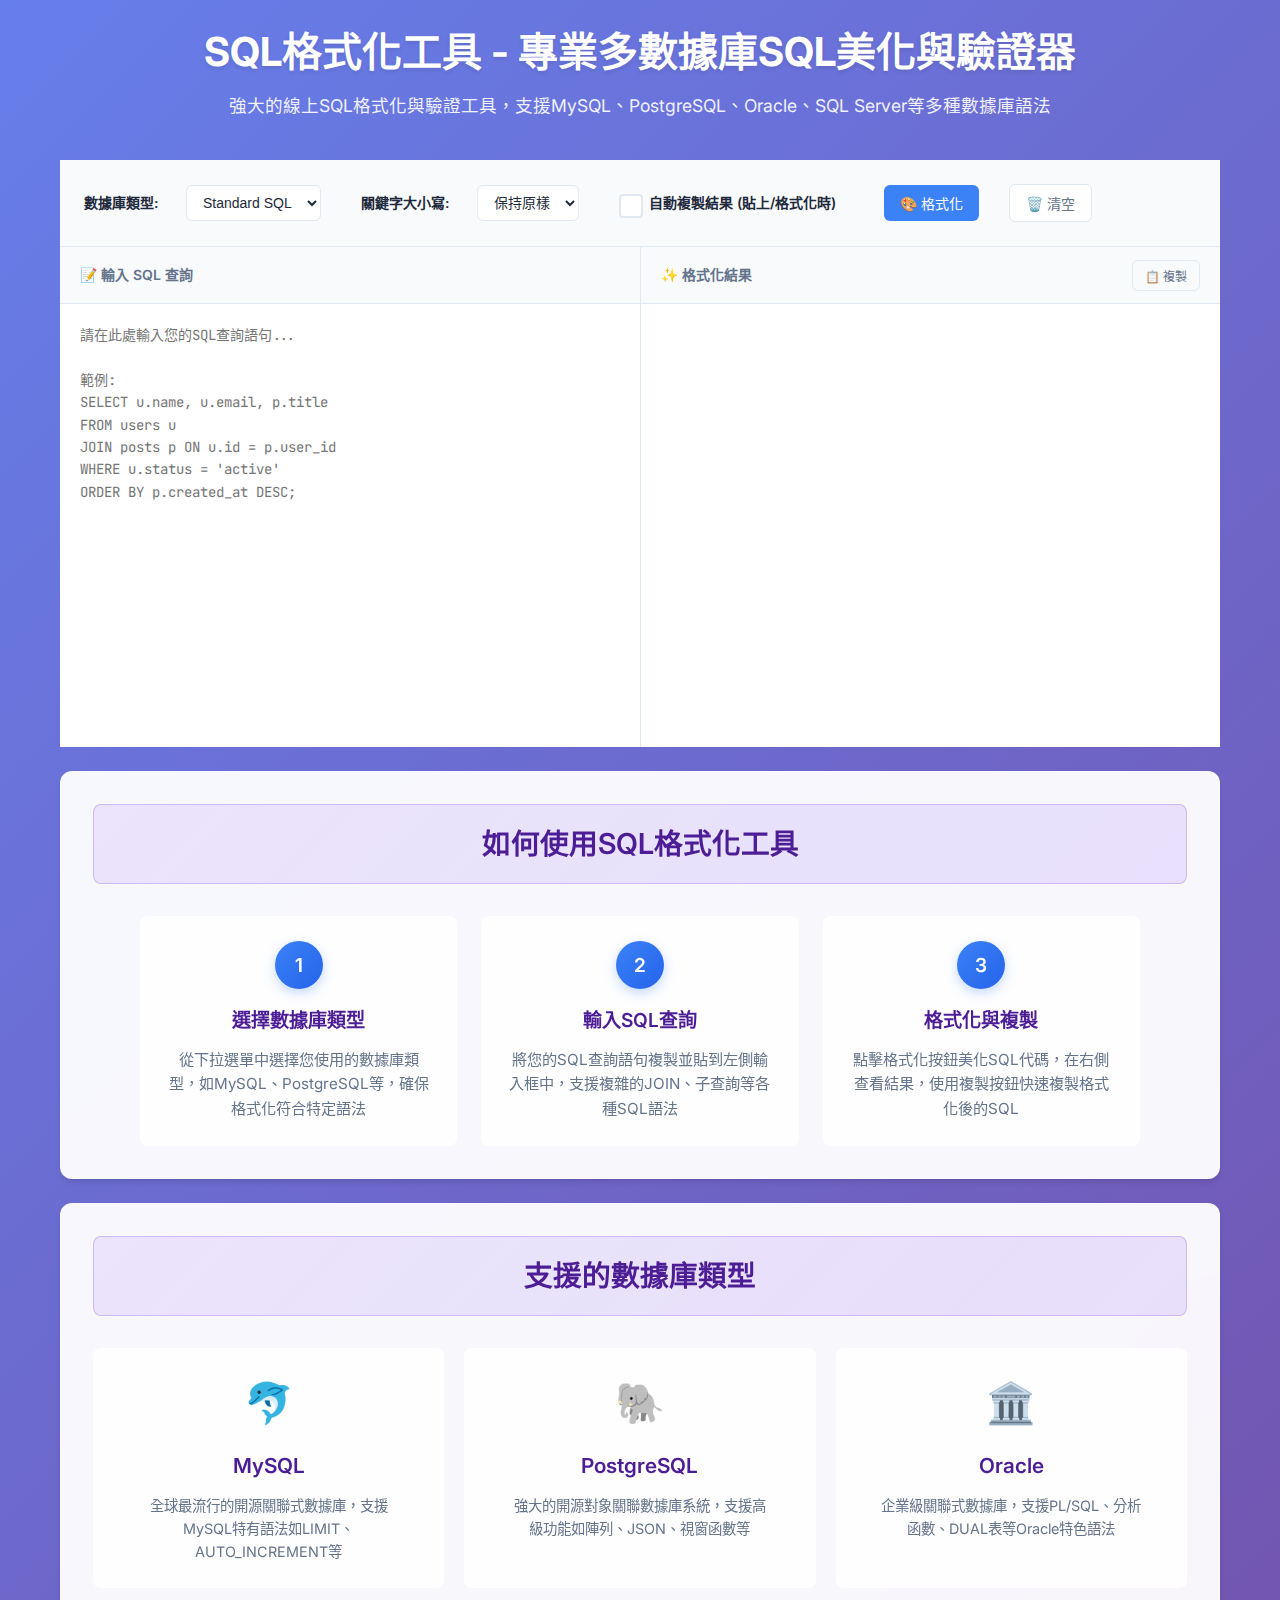
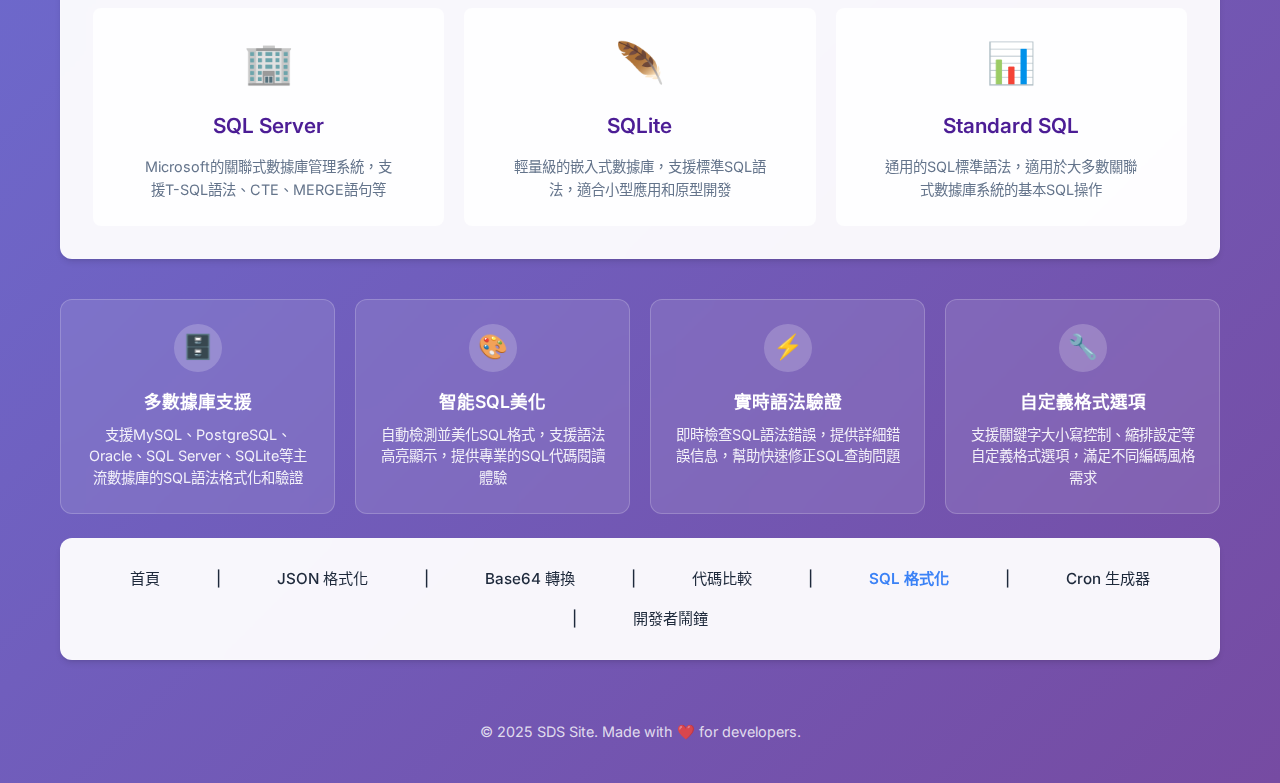
<file: pages/SqlFormatter.html>
<!DOCTYPE html>
<html lang="zh-TW" itemscope itemtype="https://schema.org/WebApplication">
<head>
    <meta charset="UTF-8">
    <meta name="viewport" content="width=device-width, initial-scale=1.0">
    
    <!-- Performance Optimization -->
    <meta http-equiv="X-UA-Compatible" content="IE=edge" />
    <meta name="referrer" content="origin-when-cross-origin" />
    
    <!-- SEO Meta Tags -->
    <title>SQL格式化工具 - 線上SQL美化驗證器 | 免費多數據庫SQL Formatter</title>
    <meta name="description" content="專業的線上SQL格式化工具，支援MySQL、PostgreSQL、Oracle、SQL Server等多種數據庫語法。免費SQL美化、壓縮、驗證與語法高亮，提升SQL代碼可讀性和開發效率。" />
    <meta name="keywords" content="SQL formatter, SQL格式化, SQL美化, SQL beautifier, SQL驗證, MySQL formatter, PostgreSQL formatter, Oracle SQL, SQL Server, 數據庫工具, 線上工具, 開發工具, SQL parser" />
    <meta name="author" content="SDS Site Tools" />
    <meta name="robots" content="index, follow, max-snippet:-1, max-image-preview:large, max-video-preview:-1" />
    <meta name="theme-color" content="#6366f1" />
    
    <!-- Enhanced Open Graph Meta Tags -->
    <meta property="og:title" content="SQL格式化工具 - 線上SQL美化驗證器 | 免費多數據庫SQL Formatter" />
    <meta property="og:description" content="專業的線上SQL格式化工具，支援MySQL、PostgreSQL、Oracle、SQL Server等多種數據庫語法。免費SQL美化、壓縮、驗證與語法高亮。" />
    <meta property="og:type" content="website" />
    <meta property="og:url" content="https://sds-site.vercel.app/SqlFormatter" />
    <meta property="og:image" content="https://sds-site.vercel.app/img/sql-formatter-preview.jpg" />
    <meta property="og:image:width" content="1200" />
    <meta property="og:image:height" content="630" />
    <meta property="og:image:alt" content="SQL格式化工具介面截圖" />
    <meta property="og:site_name" content="SDS Site - 開發者工具集" />
    <meta property="og:locale" content="zh_TW" />
    
    <!-- Enhanced Twitter Card Meta Tags -->
    <meta name="twitter:card" content="summary_large_image" />
    <meta name="twitter:title" content="SQL格式化工具 - 線上SQL美化驗證器" />
    <meta name="twitter:description" content="專業的線上SQL格式化工具，支援MySQL、PostgreSQL、Oracle、SQL Server等多種數據庫語法。免費SQL美化、壓縮、驗證。" />
    <meta name="twitter:image" content="https://sds-site.vercel.app/img/sql-formatter-preview.jpg" />
    <meta name="twitter:image:alt" content="SQL格式化工具介面" />
    <meta name="twitter:creator" content="@SDSSite" />
    <meta name="twitter:site" content="@SDSSite" />
    
    <!-- Technical Meta Tags -->
    <meta name="format-detection" content="telephone=no" />
    <meta name="mobile-web-app-capable" content="yes" />
    <meta name="apple-mobile-web-app-capable" content="yes" />
    <meta name="apple-mobile-web-app-status-bar-style" content="default" />
    <meta name="apple-mobile-web-app-title" content="SQL Formatter" />
    
    <!-- Performance and Preload -->
    <link rel="preload" href="styles.css" as="style" />
    <link rel="preload" href="util/sql-formatter.min.js" as="script" />
    <link rel="preload" href="util/Toast.js" as="script" />
    <link rel="dns-prefetch" href="https://fonts.googleapis.com/" />
    <link rel="preconnect" href="https://fonts.googleapis.com" crossorigin />
    
    <!-- Canonical URL -->
    <link rel="canonical" href="SqlFormatter.html" />
    
    <!-- Favicon -->
    <link rel="icon" type="image/x-icon" href="https://sds-site.vercel.app/img/favicon.ico" />
    
    <!-- Fonts -->
    <link href="https://fonts.googleapis.com/css2?family=Inter:wght@300;400;500;600;700&family=JetBrains+Mono:wght@400;500&display=swap" rel="stylesheet">
    
    <!-- CSS -->
    <link rel="stylesheet" href="styles.css" />
    
    <!-- SQL Formatter Library -->
    <script src="util/sql-formatter.min.js"></script>

    <!-- Toast JS -->
    <script src="util/Toast.js"></script>

    <style>
        /* SQL Formatter 專用樣式 */
        .sql-controls {
            background: var(--bg-secondary);
            padding: 24px;
            border-bottom: 1px solid var(--border-color);
            display: flex;
            flex-wrap: wrap;
            align-items: center;
            gap: 20px;
            margin-bottom: 0;
        }

        .sql-controls label {
            font-weight: 600;
            color: var(--text-primary);
            font-size: 14px;
            margin-right: 8px;
        }

        .sql-controls select {
            padding: 8px 12px;
            border: 1px solid var(--border-color);
            border-radius: var(--radius-sm);
            background: var(--bg-primary);
            color: var(--text-primary);
            font-size: 14px;
            transition: border-color 0.2s ease;
            margin-right: 20px;
        }

        .sql-controls select:focus {
            outline: none;
            border-color: var(--primary-color);
            box-shadow: 0 0 0 3px rgba(59, 130, 246, 0.1);
        }

        .sql-controls button {
            padding: 8px 16px;
            border: none;
            border-radius: var(--radius-sm);
            font-weight: 500;
            font-size: 14px;
            cursor: pointer;
            transition: all 0.2s ease;
            margin-right: 10px;
        }

        .sql-controls button:first-of-type {
            background: var(--primary-color);
            color: white;
        }

        .sql-controls button:first-of-type:hover {
            background: var(--primary-hover);
            transform: translateY(-1px);
        }

        .sql-controls button:last-of-type {
            background: var(--bg-primary);
            color: var(--text-secondary);
            border: 1px solid var(--border-color);
        }

        .sql-controls button:last-of-type:hover {
            background: var(--bg-tertiary);
            color: var(--text-primary);
        }

        .sql-editor-container {
            display: grid;
            grid-template-columns: 1fr 1fr;
            gap: 1px;
            background: var(--border-color);
            min-height: 500px;
            height: 500px;
        }

        .sql-editor-panel {
            background: var(--bg-primary);
            display: flex;
            flex-direction: column;
            height: 100%;
            overflow: hidden;
        }

        .sql-panel-header {
            background: var(--bg-secondary);
            padding: 12px 20px;
            border-bottom: 1px solid var(--border-color);
            font-weight: 600;
            font-size: 14px;
            color: var(--text-secondary);
            display: flex;
            justify-content: space-between;
            align-items: center;
        }

        .panel-actions {
            display: flex;
            gap: 8px;
            align-items: center;
            flex-wrap: wrap;
            min-height: 32px; /* 確保空的 panel-actions 也有固定高度 */
        }

        .btn-icon {
            background: none;
            border: 1px solid var(--border-color);
            color: var(--text-secondary);
            padding: 6px 12px;
            border-radius: 6px;
            cursor: pointer;
            font-size: 12px;
            transition: all 0.2s ease;
            white-space: nowrap;
            min-width: fit-content;
            display: inline-flex;
            align-items: center;
            justify-content: center;
        }

        .btn-icon:hover {
            background: var(--surface-light);
            color: var(--text-primary);
            border-color: var(--primary-color);
        }

        .sql-output {
            flex: 1;
            padding: 16px;
            font-family: 'Monaco', 'Menlo', 'Ubuntu Mono', monospace;
            font-size: 14px;
            line-height: 1.6;
            background: var(--bg-primary);
            color: var(--text-primary);
            border: none;
            outline: none;
            overflow: auto;
            white-space: pre;
            word-wrap: normal;
            min-height: 0;
            box-sizing: border-box;
        }

        .sql-textarea {
            flex: 1;
            padding: 20px;
            border: none;
            outline: none;
            font-family: 'JetBrains Mono', monospace;
            font-size: 14px;
            line-height: 1.6;
            resize: none;
            background: var(--bg-primary);
            color: var(--text-primary);
        }

        .sql-textarea:focus {
            background: #fafbfc;
        }

        .status {
            padding: 12px 20px;
            margin: 20px;
            border-radius: var(--radius-sm);
            font-size: 14px;
        }

        .status.success {
            background: rgba(16, 185, 129, 0.1);
            border: 1px solid rgba(16, 185, 129, 0.2);
            color: var(--success-color);
        }

        .status.error {
            background: rgba(239, 68, 68, 0.1);
            border: 1px solid rgba(239, 68, 68, 0.2);
            color: var(--error-color);
        }

        .status.info {
            background: rgba(59, 130, 246, 0.1);
            border: 1px solid rgba(59, 130, 246, 0.2);
            color: var(--primary-color);
        }

        /* SQL Syntax Highlighting - 優化配色方案 */
        .sql-keyword { 
            color: #569cd6; /* 藍色 - SQL關鍵字 */
            font-weight: 600; 
        }
        .sql-function { 
            color: #dcdcaa; /* 淡黃色 - 函數名稱 */
            font-weight: 500; 
        }
        .sql-string { 
            color: #ce9178; /* 橙褐色 - 字串 */
        }
        .sql-number { 
            color: #b5cea8; /* 淡綠色 - 數字 */
            font-weight: 500;
        }
        .sql-comment { 
            color: #6a9955; /* 綠色 - 註解 */
            font-style: italic; 
        }
        .sql-operator { 
            color: #d4d4d4; /* 淺灰色 - 操作符 */
            font-weight: 500; 
        }

        @media (max-width: 768px) {
            .sql-controls {
                flex-direction: column;
                align-items: flex-start;
                padding: 16px;
            }

            .sql-editor-container {
                grid-template-columns: 1fr;
                grid-template-rows: 300px 300px;
            }
        }
    </style>
</head>
<body>
    <div class="container">
        <header class="header">
            <h1>SQL格式化工具 - 專業多數據庫SQL美化與驗證器</h1>
            <p>強大的線上SQL格式化與驗證工具，支援MySQL、PostgreSQL、Oracle、SQL Server等多種數據庫語法</p>
        </header>

        <main role="main" aria-label="SQL格式化工具主要功能">
            <!-- SQL Controls Section -->
            <section class="sql-controls" aria-label="SQL格式化設定">
                <label for="language">數據庫類型:</label>
                <select id="language" aria-label="選擇數據庫類型">
                    <option value="sql">Standard SQL</option>
                    <option value="mysql">MySQL</option>
                    <option value="postgresql">PostgreSQL</option>
                    <option value="tsql">SQL Server</option>
                    <option value="plsql">Oracle</option>
                    <option value="sqlite">SQLite</option>
                </select>
                
                <label for="keywordCase">關鍵字大小寫:</label>
                <select id="keywordCase" aria-label="選擇關鍵字大小寫格式">
                    <option value="preserve">保持原樣</option>
                    <option value="upper">大寫</option>
                    <option value="lower">小寫</option>
                </select>
                
                <div class="checkbox-container">
                    <input type="checkbox" id="autoCopy" class="custom-checkbox">
                    <label for="autoCopy" class="checkbox-label" title="啟用後，當您貼上SQL或點擊格式化按鈕時，會自動複製格式化結果到剪貼板">自動複製結果 (貼上/格式化時)</label>
                </div>
                
                <button onclick="formatSQL()" aria-label="格式化SQL">🎨 格式化</button>
                <button onclick="clearAll()" aria-label="清空所有內容">🗑️ 清空</button>
            </section>

            <!-- SQL Editor Section -->
            <section class="sql-editor-container" aria-label="SQL編輯器">
                <div class="sql-editor-panel">
                    <div class="sql-panel-header">
                        📝 輸入 SQL 查詢
                        <div class="panel-actions">
                            <span style="visibility: hidden; padding: 6px 12px; font-size: 12px;">📋 複製</span>
                        </div>
                    </div>
                    <textarea 
                        id="sqlInput" 
                        class="sql-textarea"
                        placeholder="請在此處輸入您的SQL查詢語句...

範例:
SELECT u.name, u.email, p.title 
FROM users u 
JOIN posts p ON u.id = p.user_id 
WHERE u.status = 'active' 
ORDER BY p.created_at DESC;"
                        oninput="autoFormat(false)"
                        onpaste="handlePaste(event)"
                        aria-label="SQL輸入區域"
                        aria-describedby="sql-input-description"
                    ></textarea>
                    <div id="sql-input-description" class="sr-only">
                        在此輸入SQL查詢語句，支援多種數據庫語法，包括MySQL、PostgreSQL、Oracle、SQL Server等
                    </div>
                </div>

                <div class="sql-editor-panel">
                    <div class="sql-panel-header">
                        ✨ 格式化結果
                        <div class="panel-actions">
                            <button type="button" id="copyBtn" class="btn-icon" onclick="copyOutput()" title="複製格式化後的SQL" aria-label="複製結果">📋 複製</button>
                        </div>
                    </div>
                    <div id="sqlOutput" class="sql-output" contenteditable="false" aria-label="格式化後的SQL結果" aria-live="polite"></div>
                    <textarea 
                        id="sqlEditArea" 
                        class="sql-textarea"
                        placeholder="在此編輯SQL..."
                        style="display: none;"
                        aria-label="SQL編輯區域"
                    ></textarea>
                </div>
            </section>

            <!-- How to Use Section -->
            <section class="how-to-use" aria-label="使用說明">
                <h2>如何使用SQL格式化工具</h2>
                <div class="steps">
                    <div class="step">
                        <div class="step-number">1</div>
                        <h3>選擇數據庫類型</h3>
                        <p>從下拉選單中選擇您使用的數據庫類型，如MySQL、PostgreSQL等，確保格式化符合特定語法</p>
                    </div>
                    <div class="step">
                        <div class="step-number">2</div>
                        <h3>輸入SQL查詢</h3>
                        <p>將您的SQL查詢語句複製並貼到左側輸入框中，支援複雜的JOIN、子查詢等各種SQL語法</p>
                    </div>
                    <div class="step">
                        <div class="step-number">3</div>
                        <h3>格式化與複製</h3>
                        <p>點擊格式化按鈕美化SQL代碼，在右側查看結果，使用複製按鈕快速複製格式化後的SQL</p>
                    </div>
                </div>
            </section>

            <!-- Database Support Section -->
            <section class="database-support" aria-label="支援的數據庫">
                <h2>支援的數據庫類型</h2>
                <div class="database-grid">
                    <div class="database-card">
                        <div class="database-icon">🐬</div>
                        <h3>MySQL</h3>
                        <p>全球最流行的開源關聯式數據庫，支援MySQL特有語法如LIMIT、AUTO_INCREMENT等</p>
                    </div>
                    <div class="database-card">
                        <div class="database-icon">🐘</div>
                        <h3>PostgreSQL</h3>
                        <p>強大的開源對象關聯數據庫系統，支援高級功能如陣列、JSON、視窗函數等</p>
                    </div>
                    <div class="database-card">
                        <div class="database-icon">🏛️</div>
                        <h3>Oracle</h3>
                        <p>企業級關聯式數據庫，支援PL/SQL、分析函數、DUAL表等Oracle特色語法</p>
                    </div>
                    <div class="database-card">
                        <div class="database-icon">🏢</div>
                        <h3>SQL Server</h3>
                        <p>Microsoft的關聯式數據庫管理系統，支援T-SQL語法、CTE、MERGE語句等</p>
                    </div>
                    <div class="database-card">
                        <div class="database-icon">🪶</div>
                        <h3>SQLite</h3>
                        <p>輕量級的嵌入式數據庫，支援標準SQL語法，適合小型應用和原型開發</p>
                    </div>
                    <div class="database-card">
                        <div class="database-icon">📊</div>
                        <h3>Standard SQL</h3>
                        <p>通用的SQL標準語法，適用於大多數關聯式數據庫系統的基本SQL操作</p>
                    </div>
                </div>
            </section>

                        <!-- Features Section -->
            <section class="features" aria-label="SQL工具特色功能">
                <h2 class="sr-only">SQL格式化工具特色功能</h2>
                <div class="feature-card">
                    <div class="feature-icon">🗄️</div>
                    <h3>多數據庫支援</h3>
                    <p>支援MySQL、PostgreSQL、Oracle、SQL Server、SQLite等主流數據庫的SQL語法格式化和驗證</p>
                </div>
                <div class="feature-card">
                    <div class="feature-icon">🎨</div>
                    <h3>智能SQL美化</h3>
                    <p>自動檢測並美化SQL格式，支援語法高亮顯示，提供專業的SQL代碼閱讀體驗</p>
                </div>
                <div class="feature-card">
                    <div class="feature-icon">⚡</div>
                    <h3>實時語法驗證</h3>
                    <p>即時檢查SQL語法錯誤，提供詳細錯誤信息，幫助快速修正SQL查詢問題</p>
                </div>
                <div class="feature-card">
                    <div class="feature-icon">🔧</div>
                    <h3>自定義格式選項</h3>
                    <p>支援關鍵字大小寫控制、縮排設定等自定義格式選項，滿足不同編碼風格需求</p>
                </div>
            </section>
        </main>

        <!-- Navigation -->
        <nav class="navigation" data-auto-navigation>
            <!-- 導航內容會自動載入 -->
        </nav>

        <!-- 頁腳會由導航組件自動添加 -->
        
    </div>

    <!-- JavaScript -->
    <script>
        let isAutoFormatEnabled = true;
        let currentOptions = {};
        
        // Sample SQL queries
        const sqlSamples = {
            basic: `SELECT 
    customer_id,
    first_name,
    last_name,
    email
FROM customers 
WHERE status = 'active' 
ORDER BY last_name;`,
            
            join: `SELECT 
    c.customer_id,
    c.first_name,
    c.last_name,
    o.order_id,
    o.order_date,
    p.product_name,
    oi.quantity,
    oi.price
FROM customers c
INNER JOIN orders o ON c.customer_id = o.customer_id
INNER JOIN order_items oi ON o.order_id = oi.order_id
INNER JOIN products p ON oi.product_id = p.product_id
WHERE o.order_date >= '2024-01-01'
ORDER BY o.order_date DESC, c.last_name;`,
            
            subquery: `SELECT 
    product_name,
    price,
    category_id
FROM products 
WHERE price > (
    SELECT AVG(price) 
    FROM products
)
AND category_id IN (
    SELECT category_id 
    FROM categories 
    WHERE status = 'active'
)
ORDER BY price DESC;`,
            
            aggregate: `SELECT 
    c.category_name,
    COUNT(p.product_id) as product_count,
    AVG(p.price) as avg_price,
    MIN(p.price) as min_price,
    MAX(p.price) as max_price,
    SUM(oi.quantity) as total_sold
FROM categories c
LEFT JOIN products p ON c.category_id = p.category_id
LEFT JOIN order_items oi ON p.product_id = oi.product_id
GROUP BY c.category_id, c.category_name
HAVING COUNT(p.product_id) > 0
ORDER BY total_sold DESC;`,
            
            window: `SELECT 
    employee_id,
    first_name,
    last_name,
    department,
    salary,
    ROW_NUMBER() OVER (PARTITION BY department ORDER BY salary DESC) as dept_rank,
    RANK() OVER (ORDER BY salary DESC) as company_rank,
    LAG(salary) OVER (PARTITION BY department ORDER BY salary) as prev_salary,
    salary - LAG(salary) OVER (PARTITION BY department ORDER BY salary) as salary_diff
FROM employees
WHERE hire_date >= '2020-01-01';`,
            
            cte: `WITH monthly_sales AS (
    SELECT 
        DATE_TRUNC('month', order_date) as month,
        SUM(total_amount) as monthly_total,
        COUNT(*) as order_count
    FROM orders 
    WHERE order_date >= '2024-01-01'
    GROUP BY DATE_TRUNC('month', order_date)
),
sales_growth AS (
    SELECT 
        month,
        monthly_total,
        order_count,
        LAG(monthly_total) OVER (ORDER BY month) as prev_month_total,
        ROUND(
            (monthly_total - LAG(monthly_total) OVER (ORDER BY month)) / 
            LAG(monthly_total) OVER (ORDER BY month) * 100, 2
        ) as growth_percentage
    FROM monthly_sales
)
SELECT * FROM sales_growth ORDER BY month;`,
            
            procedure: `CREATE PROCEDURE GetCustomerOrderSummary(
    IN customer_id INT,
    IN start_date DATE,
    IN end_date DATE
)
BEGIN
    DECLARE total_orders INT DEFAULT 0;
    DECLARE total_amount DECIMAL(10,2) DEFAULT 0.00;
    
    SELECT 
        COUNT(*),
        COALESCE(SUM(total_amount), 0)
    INTO total_orders, total_amount
    FROM orders 
    WHERE customer_id = customer_id
    AND order_date BETWEEN start_date AND end_date;
    
    SELECT 
        o.order_id,
        o.order_date,
        o.total_amount,
        COUNT(oi.item_id) as item_count
    FROM orders o
    LEFT JOIN order_items oi ON o.order_id = oi.order_id
    WHERE o.customer_id = customer_id
    AND o.order_date BETWEEN start_date AND end_date
    GROUP BY o.order_id, o.order_date, o.total_amount
    ORDER BY o.order_date DESC;
    
    SELECT total_orders, total_amount;
END;`,
            
            complex: `WITH RECURSIVE category_hierarchy AS (
    SELECT 
        category_id,
        category_name,
        parent_category_id,
        0 as level,
        CAST(category_name AS VARCHAR(1000)) as path
    FROM categories 
    WHERE parent_category_id IS NULL
    
    UNION ALL
    
    SELECT 
        c.category_id,
        c.category_name,
        c.parent_category_id,
        ch.level + 1,
        CONCAT(ch.path, ' > ', c.category_name)
    FROM categories c
    INNER JOIN category_hierarchy ch ON c.parent_category_id = ch.category_id
),
product_stats AS (
    SELECT 
        p.category_id,
        COUNT(*) as product_count,
        AVG(p.price) as avg_price,
        SUM(COALESCE(oi.quantity, 0)) as total_sold,
        SUM(COALESCE(oi.quantity * oi.price, 0)) as total_revenue
    FROM products p
    LEFT JOIN order_items oi ON p.product_id = oi.product_id
    LEFT JOIN orders o ON oi.order_id = o.order_id
    WHERE o.order_date >= CURRENT_DATE - INTERVAL '1 year'
    OR o.order_date IS NULL
    GROUP BY p.category_id
)
SELECT 
    ch.category_id,
    ch.path as category_path,
    ch.level,
    ps.product_count,
    ROUND(ps.avg_price, 2) as avg_price,
    ps.total_sold,
    ROUND(ps.total_revenue, 2) as total_revenue,
    ROUND(ps.total_revenue / SUM(ps.total_revenue) OVER () * 100, 2) as revenue_percentage
FROM category_hierarchy ch
LEFT JOIN product_stats ps ON ch.category_id = ps.category_id
ORDER BY ch.level, ps.total_revenue DESC NULLS LAST;`
        };

        // Database information
        const databaseInfo = {
            sql: "標準 SQL: 適用於大多數關聯式數據庫的通用SQL語法",
            mysql: "MySQL: 支援MySQL特有語法，如 LIMIT、AUTO_INCREMENT 等",
            postgresql: "PostgreSQL: 支援高級功能如陣列、JSON、視窗函數等",
            tsql: "SQL Server: 支援T-SQL語法、CTE、MERGE語句等",
            plsql: "Oracle: 支援PL/SQL、分析函數、DUAL表等Oracle特色",
            sqlite: "SQLite: 輕量級數據庫，支援基本SQL功能",
            mariadb: "MariaDB: MySQL的分支，支援額外的存儲引擎和功能"
        };

        // Auto format on input
        function autoFormat(isPaste = false) {
            const input = document.getElementById('sqlInput').value.trim();
            
            if (input === '') {
                clearOutput();
                return;
            }
            
            // Use sql-formatter for auto-format with basic options
            try {
                const basicOptions = {
                    language: 'sql',
                    keywordCase: 'preserve',
                    tabWidth: 2,
                    useTabs: false
                };
                const formatted = formatSQLWithLibrary(input, basicOptions);
                displayFormattedSQL(formatted, isPaste);
            } catch (error) {
                // Fallback to basic formatting
                try {
                    const formatted = basicSQLFormat(input);
                    displayFormattedSQL(formatted, isPaste);
                } catch (fallbackError) {
                    // Silent fail for auto format
                }
            }
        }
        
        // Handle paste events
        function handlePaste(event) {
            // Call autoFormat with isPaste=true after a short delay to allow paste to complete
            setTimeout(() => {
                autoFormat(true);
            }, 10);
        }

        // Main format function
        function formatSQL() {
            const input = document.getElementById('sqlInput').value.trim();
            
            if (input === '') {
                toast.showError('請先輸入SQL查詢');
                return;
            }
            
            try {
                const options = getFormattingOptions();
                const formatted = formatSQLWithLibrary(input, options);
                // Manual formatting button click should always enable auto-copy if checked
                displayFormattedSQL(formatted, true);
            } catch (error) {
                displayError('格式化錯誤: ' + error.message);
            }
        }

        // Clear all content
        function clearAll() {
            document.getElementById('sqlInput').value = '';
            clearOutput();
        }

        // Clear output only
        function clearOutput() {
            const output = document.getElementById('sqlOutput');
            const editArea = document.getElementById('sqlEditArea');
            
            output.innerHTML = '';
            if (editArea) {
                editArea.value = '';
            }
            
            // Ensure we're in display mode
            output.style.display = 'block';
            if (editArea) {
                editArea.style.display = 'none';
            }
            
            const toggleBtn = document.getElementById('editToggle');
            if (toggleBtn) {
                toggleBtn.textContent = '📝';
                toggleBtn.title = '切換編輯模式';
            }
        }

        // Get formatting options
        function getFormattingOptions() {
            // Map our database types to sql-formatter supported languages
            const databaseTypeMap = {
                'mysql': 'mysql',
                'postgresql': 'postgresql', 
                'tsql': 'tsql',
                'plsql': 'plsql',
                'sqlite': 'sqlite'
            };
            
            const dbType = document.getElementById('language').value;
            
            return {
                language: databaseTypeMap[dbType] || 'sql',
                keywordCase: document.getElementById('keywordCase').value,
                tabWidth: 2,
                useTabs: false,
                linesBetweenQueries: 2,
                denseOperators: false,
                newlineBeforeOpenParen: false,
                newlineBeforeCloseParen: false
            };
        }

        // Basic SQL formatting
        function basicSQLFormat(sql) {
            const keywords = ['SELECT', 'FROM', 'WHERE', 'GROUP BY', 'HAVING', 'ORDER BY', 'JOIN', 'INNER JOIN', 'LEFT JOIN', 'RIGHT JOIN', 'FULL JOIN', 'UNION', 'INSERT', 'UPDATE', 'DELETE', 'CREATE', 'ALTER', 'DROP'];
            
            let formatted = sql;
            
            // Add line breaks before major keywords (preserve original case)
            keywords.forEach(keyword => {
                const regex = new RegExp(`\\b${keyword.replace(/\s+/g, '\\s+')}\\b`, 'gi');
                formatted = formatted.replace(regex, (match) => `\n${match}`);
            });
            
            // Clean up multiple line breaks
            formatted = formatted.replace(/\n+/g, '\n').trim();
            
            // Add basic indentation
            const lines = formatted.split('\n');
            const indented = lines.map((line, index) => {
                const trimmed = line.trim();
                if (trimmed === '') return '';
                
                if (keywords.some(kw => trimmed.match(new RegExp(`^${kw.replace(/\s+/g, '\\s+')}\\b`, 'i')))) {
                    return trimmed;
                } else {
                    return '    ' + trimmed;
                }
            });
            
            return indented.join('\n');
        }

        // SQL formatting function using sql-formatter library
        function formatSQLWithLibrary(sql, options) {
            try {
                // Check if sql-formatter is available
                if (typeof sqlFormatter === 'undefined') {
                    throw new Error('sql-formatter library not available');
                }
                
                // Convert our options to sql-formatter options
                const formatterConfig = {
                    language: options.language || 'sql',
                    tabWidth: options.tabWidth || 2,
                    useTabs: false,
                    keywordCase: options.keywordCase === 'preserve' ? 'preserve' : options.keywordCase,
                    linesBetweenQueries: options.linesBetweenQueries || 2
                };
                
                // Regular formatting
                const formatted = sqlFormatter.format(sql, formatterConfig);
                
                // Apply additional custom formatting based on options
                
                return formatted;
                
            } catch (error) {
                // Fallback to basic formatting if sql-formatter fails
                console.warn('sql-formatter failed, using fallback:', error.message);
                return basicSQLFormat(sql);
            }
        }
        
        // Carefully remove comments while preserving SQL structure
        function removeCommentsCarefully(sql) {
            let result = '';
            let i = 0;
            let inSingleQuote = false;
            let inDoubleQuote = false;
            let inSingleLineComment = false;
            let inMultiLineComment = false;
            
            while (i < sql.length) {
                const char = sql[i];
                const nextChar = i + 1 < sql.length ? sql[i + 1] : '';
                
                // Handle string literals first (they have highest priority)
                if (!inSingleLineComment && !inMultiLineComment) {
                    if (char === "'" && !inDoubleQuote) {
                        inSingleQuote = !inSingleQuote;
                        result += char;
                        i++;
                        continue;
                    }
                    
                    if (char === '"' && !inSingleQuote) {
                        inDoubleQuote = !inDoubleQuote;
                        result += char;
                        i++;
                        continue;
                    }
                }
                
                // If we're inside a string, just copy the character
                if (inSingleQuote || inDoubleQuote) {
                    result += char;
                    i++;
                    continue;
                }
                
                // Handle comments (only when not in strings)
                if (!inSingleLineComment && !inMultiLineComment) {
                    // Start of single-line comment
                    if (char === '-' && nextChar === '-') {
                        inSingleLineComment = true;
                        i += 2; // Skip both dashes
                        continue;
                    }
                    
                    // Start of multi-line comment
                    if (char === '/' && nextChar === '*') {
                        inMultiLineComment = true;
                        i += 2; // Skip /*
                        continue;
                    }
                }
                
                // Handle end of comments
                if (inSingleLineComment) {
                    if (char === '\n' || char === '\r') {
                        inSingleLineComment = false;
                        result += char;
                    }
                    i++;
                    continue;
                }
                
                if (inMultiLineComment) {
                    if (char === '*' && nextChar === '/') {
                        inMultiLineComment = false;
                        i += 2; // Skip */
                        continue;
                    }
                    i++;
                    continue;
                }
                
                // If we're not in any comment or string, copy the character
                result += char;
                i++;
            }
            
            return result.trim();
        }

        // Compact SQL format
        function compactSQLFormat(sql) {
            return sql
                .replace(/\s+/g, ' ')  // Replace multiple spaces with single space
                .replace(/\s*\(\s*/g, '(')  // Remove spaces around parentheses
                .replace(/\s*\)\s*/g, ')')
                .replace(/\s*,\s*/g, ',')  // Remove spaces around commas
                .replace(/\s*;\s*/g, ';')  // Remove spaces around semicolons
                .trim();
        }

        // Basic SQL validation
        function validateSQLSyntax(sql) {
            const errors = [];
            
            // Check for basic syntax issues
            const openParens = (sql.match(/\(/g) || []).length;
            const closeParens = (sql.match(/\)/g) || []).length;
            
            if (openParens !== closeParens) {
                errors.push('括號不匹配');
            }
            
            // Check for unterminated strings
            const singleQuotes = (sql.match(/'/g) || []).length;
            const doubleQuotes = (sql.match(/"/g) || []).length;
            
            if (singleQuotes % 2 !== 0) {
                errors.push('單引號未正確閉合');
            }
            
            if (doubleQuotes % 2 !== 0) {
                errors.push('雙引號未正確閉合');
            }
            
            // Check for basic SQL structure
            if (!sql.match(/\b(SELECT|INSERT|UPDATE|DELETE|CREATE|ALTER|DROP)\b/i)) {
                errors.push('未檢測到有效的SQL語句');
            }
            
            return errors;
        }

        // Display formatted SQL
        function displayFormattedSQL(sql, isPaste = false) {
            const output = document.getElementById('sqlOutput');
            const editArea = document.getElementById('sqlEditArea');
            
            // Display with syntax highlighting in div
            output.innerHTML = sqlSyntaxHighlight(sql);
            // Keep plain text in edit area
            if (editArea) {
                editArea.value = sql;
            }
            
            // Ensure we're in display mode
            output.style.display = 'block';
            if (editArea) {
                editArea.style.display = 'none';
            }
            
            const toggleBtn = document.getElementById('editToggle');
            if (toggleBtn) {
                toggleBtn.textContent = '📝';
                toggleBtn.title = '切換編輯模式';
            }
            
            // Auto-copy functionality - only execute when it's a paste event
            const autoCopyEnabled = document.getElementById('autoCopy').checked;
            if (autoCopyEnabled && sql && isPaste) {
                setTimeout(() => {
                    copyOutput('auto');
                }, 100);
            }
        }

        // SQL syntax highlighting
        function sqlSyntaxHighlight(sql) {
            // Escape HTML first
            let highlighted = sql.replace(/&/g, '&amp;').replace(/</g, '&lt;').replace(/>/g, '&gt;');
            
            // Replace with placeholders first to avoid conflicts
            const placeholders = new Map();
            let placeholderIndex = 0;
            
            // Helper function to create placeholder
            function createPlaceholder(content, className) {
                const placeholder = `__PLACEHOLDER_${placeholderIndex++}__`;
                placeholders.set(placeholder, `<span class="${className}">${content}</span>`);
                return placeholder;
            }
            
            // 1. Comments first
            highlighted = highlighted.replace(/--.*$/gm, (match) => {
                return createPlaceholder(match, 'sql-comment');
            });
            highlighted = highlighted.replace(/\/\*[\s\S]*?\*\//g, (match) => {
                return createPlaceholder(match, 'sql-comment');
            });
            
            // 2. Strings
            highlighted = highlighted.replace(/'([^']*(?:''[^']*)*)'/g, (match) => {
                if (match.includes('__PLACEHOLDER_')) return match;
                return createPlaceholder(match, 'sql-string');
            });
            highlighted = highlighted.replace(/"([^"]*(?:""[^"]*)*?)"/g, (match) => {
                if (match.includes('__PLACEHOLDER_')) return match;
                return createPlaceholder(match, 'sql-string');
            });
            
            // 3. Numbers
            highlighted = highlighted.replace(/\b\d+(?:\.\d+)?\b/g, (match) => {
                if (match.includes('__PLACEHOLDER_')) return match;
                return createPlaceholder(match, 'sql-number');
            });
            
            // 4. Functions
            const functions = [
                'COUNT', 'SUM', 'AVG', 'MIN', 'MAX', 'UPPER', 'LOWER', 'SUBSTRING', 'LENGTH', 'ROUND',
                'NOW', 'DATE', 'YEAR', 'MONTH', 'DAY', 'COALESCE', 'ISNULL', 'NULLIF',
                'CAST', 'CONVERT', 'ROW_NUMBER', 'RANK', 'DENSE_RANK', 'LAG', 'LEAD'
            ];
            
            functions.forEach(func => {
                const regex = new RegExp(`\\b${func}\\b(?=\\s*\\()`, 'gi');
                highlighted = highlighted.replace(regex, (match) => {
                    if (match.includes('__PLACEHOLDER_')) return match;
                    return createPlaceholder(match, 'sql-function');
                });
            });
            
            // 5. Keywords
            const multiWordKeywords = [
                'INNER JOIN', 'LEFT JOIN', 'RIGHT JOIN', 'FULL JOIN', 'OUTER JOIN',
                'GROUP BY', 'ORDER BY', 'UNION ALL'
            ];
            
            multiWordKeywords.forEach(keyword => {
                const regex = new RegExp(`\\b${keyword.replace(/\s+/g, '\\s+')}\\b`, 'gi');
                highlighted = highlighted.replace(regex, (match) => {
                    if (match.includes('__PLACEHOLDER_')) return match;
                    return createPlaceholder(match, 'sql-keyword');
                });
            });
            
            const singleWordKeywords = [
                'SELECT', 'FROM', 'WHERE', 'HAVING', 'JOIN', 'UNION', 'INSERT', 'UPDATE', 'DELETE',
                'CREATE', 'ALTER', 'DROP', 'TABLE', 'INDEX', 'VIEW', 'PROCEDURE', 'FUNCTION',
                'AS', 'ON', 'AND', 'OR', 'NOT', 'NULL', 'IS', 'IN', 'EXISTS',
                'BETWEEN', 'LIKE', 'DISTINCT', 'ALL', 'ANY', 'SOME',
                'CASE', 'WHEN', 'THEN', 'ELSE', 'END', 'WITH', 'RECURSIVE'
            ];
            
            singleWordKeywords.forEach(keyword => {
                const regex = new RegExp(`\\b${keyword}\\b`, 'gi');
                highlighted = highlighted.replace(regex, (match) => {
                    if (match.includes('__PLACEHOLDER_')) return match;
                    return createPlaceholder(match, 'sql-keyword');
                });
            });
            
            // 6. Operators
            const operators = ['<=', '>=', '<>', '!=', '=', '<', '>', '+', '-', '*', '/', '%'];
            operators.forEach(op => {
                const escapedOp = op.replace(/[.*+?^${}()|[\]\\]/g, '\\$&');
                const regex = new RegExp(`(\\s|^)(${escapedOp})(\\s|$)`, 'g');
                highlighted = highlighted.replace(regex, (match, before, operator, after) => {
                    if (match.includes('__PLACEHOLDER_')) return match;
                    return before + createPlaceholder(operator, 'sql-operator') + after;
                });
            });
            
            // Replace all placeholders with actual HTML
            placeholders.forEach((html, placeholder) => {
                highlighted = highlighted.replace(new RegExp(placeholder, 'g'), html);
            });
            
            return highlighted;
        }

        // Display error message
        function displayError(message) {
            const output = document.getElementById('sqlOutput');
            const editArea = document.getElementById('sqlEditArea');
            
            output.innerHTML = `<span style="color: #ff6b6b;">❌ ${message}</span>`;
            if (editArea) {
                editArea.value = `❌ ${message}`;
            }
            
            // Ensure we're in display mode
            output.style.display = 'block';
            if (editArea) {
                editArea.style.display = 'none';
            }
            
            const toggleBtn = document.getElementById('editToggle');
            if (toggleBtn) {
                toggleBtn.textContent = '📝';
                toggleBtn.title = '切換編輯模式';
            }
        }

        // Update alignment preview
        function updateAlignmentPreview() {
            const listStyle = document.getElementById('listAlignStyle').value;
            const stackedAlign = document.getElementById('stackedAlign').value;
            const preview = document.getElementById('alignmentPreview');
            
            let previewText = '';
            
            if (listStyle === 'stacked') {
                if (stackedAlign === 'left') {
                    previewText = `SELECT   customer_id,
         first_name,
         last_name
FROM     customers
WHERE    status = 'active'
ORDER BY last_name`;
                } else {
                    previewText = `  SELECT customer_id,
         first_name,
         last_name
    FROM customers
   WHERE status = 'active'
ORDER BY last_name`;
                }
            } else {
                previewText = `SELECT customer_id, first_name, last_name
FROM customers
WHERE status = 'active'
ORDER BY last_name`;
            }
            
            preview.textContent = previewText;
        }

        // Update database info
        function updateDatabaseInfo() {
            const dbType = document.getElementById('databaseType').value;
            document.getElementById('databaseInfo').innerHTML = 
                `<strong>${dbType.toUpperCase()}:</strong> ${databaseInfo[dbType]}`;
        }

        // Load sample SQL
        function loadSample(type) {
            if (sqlSamples[type]) {
                document.getElementById('sqlInput').value = sqlSamples[type];
                autoFormat();
                updateStatus(`已載入${type}範例`, 'valid');
            }
        }

        // Clear all content
        function clearAll() {
            document.getElementById('sqlInput').value = '';
            clearOutput();
            updateStatus('已清空所有內容', 'neutral');
            updateCharCount('');
            updateLineCount('');
        }

        // Copy output to clipboard
        async function copyOutput(source = 'manual') {
            const output = document.getElementById('sqlOutput');
            const editArea = document.getElementById('sqlEditArea');
            let text = '';
            
            // Get text from the currently visible element
            if (editArea && editArea.style.display !== 'none') {
                text = editArea.value;
            } else {
                text = output.textContent || output.innerText || '';
            }
            
            if (!text.trim()) {
                text = document.getElementById('sqlInput').value.trim();
                if (text) {
                    try {
                        const options = getFormattingOptions();
                        text = formatSQLWithLibrary(text, options);
                    } catch (e) {
                        text = basicSQLFormat(text);
                    }
                }
            }
            
            if (!text.trim()) {
                if (source === 'manual') {
                    toast.showError('沒有可複製的內容');
                }
                return;
            }
            
            try {
                await navigator.clipboard.writeText(text);
                
                // Only show visual feedback if this is a manual copy
                if (source === 'manual') {
                    const button = event.target.closest('.btn');
                    const originalHtml = button.innerHTML;
                    button.classList.add('copy-success');
                    button.innerHTML = '<span>✓</span> 已複製';
                    
                    setTimeout(() => {
                        button.classList.remove('copy-success');
                        button.innerHTML = originalHtml;
                    }, 1500);
                    
                    updateStatus('已複製到剪貼板', 'valid');
                    toast.showSuccess('已複製到剪貼板');
                } else if (source === 'auto') {
                    // For auto-copy, show a less intrusive notification
                    const copyBtn = document.getElementById('copyBtn');
                    if (copyBtn) {
                        copyBtn.innerHTML = '<span>✓</span> 已自動複製';
                        setTimeout(() => {
                            copyBtn.innerHTML = '📋 複製';
                        }, 1500);
                    }
                    
                    updateStatus('已自動複製到剪貼板', 'valid');
                    toast.showSuccess('已自動複製到剪貼板');
                }
            } catch (err) {
                // Fallback for browsers that don't support clipboard API
                const textArea = document.createElement('textarea');
                textArea.value = text;
                document.body.appendChild(textArea);
                textArea.select();
                document.execCommand('copy');
                document.body.removeChild(textArea);
                
                if (source === 'manual') {
                    toast.showSuccess('已複製到剪貼板');
                    updateStatus('已複製到剪貼板', 'valid');
                } else {
                    toast.showSuccess('已自動複製到剪貼板');
                    updateStatus('已自動複製到剪貼板', 'valid');
                }
            }
        }

        // Download SQL file
        // function downloadSQL() {
        //     const output = document.getElementById('sqlOutput');
        //     let text = output.textContent || output.innerText;
            
        //     if (!text.trim()) {
        //         text = document.getElementById('sqlInput').value.trim();
        //         if (text) {
        //             try {
        //                 const options = getFormattingOptions();
        //                 text = formatSQLWithLibrary(text, options);
        //             } catch (e) {
        //                 text = basicSQLFormat(text);
        //             }
        //         }
        //     }
            
        //     if (!text.trim()) {
        //         toast.info('沒有可下載的內容');
        //         return;
        //     }
            
        //     const blob = new Blob([text], { type: 'text/plain' });
        //     const url = window.URL.createObjectURL(blob);
        //     const a = document.createElement('a');
        //     a.href = url;
        //     a.download = 'formatted_query.sql';
        //     document.body.appendChild(a);
        //     a.click();
        //     document.body.removeChild(a);
        //     window.URL.revokeObjectURL(url);
            
        //     updateStatus('SQL文件已下載', 'valid');
        // }

        // Update status bar
        function updateStatus(message, type) {
            const indicator = document.getElementById('statusIndicator');
            const text = document.getElementById('statusText');
            
            text.textContent = message;
            
            switch(type) {
                case 'valid':
                    indicator.textContent = '🟢';
                    break;
                case 'error':
                    indicator.textContent = '🔴';
                    break;
                default:
                    indicator.textContent = '🟡';
            }
        }

        // Update character count
        function updateCharCount(text) {
            document.getElementById('charCount').textContent = text.length;
        }

        // Update line count
        function updateLineCount(text) {
            const lines = text ? text.split('\n').length : 0;
            document.getElementById('lineCount').textContent = lines;
        }

        // Keyboard shortcuts
        document.addEventListener('keydown', function(e) {
            if (e.ctrlKey || e.metaKey) {
                switch(e.key) {
                    case 'Enter':
                        e.preventDefault();
                        formatSQL();
                        break;
                    case 'l':
                        e.preventDefault();
                        clearAll();
                        break;
                    case 'c':
                        if (e.shiftKey) {
                            e.preventDefault();
                            copyOutput();
                        }
                        break;
                    case 's':
                        e.preventDefault();
                        downloadSQL();
                        break;
                }
            }
        });

        // Initialize
        document.addEventListener('DOMContentLoaded', function() {
            // 確保 Toast 已初始化
            if (typeof toast === 'undefined' && typeof initializeToast === 'function') {
                initializeToast();
            }
            
            // Check if sql-formatter library is loaded
            if (typeof sqlFormatter === 'undefined') {
                console.warn('sql-formatter library not loaded, using fallback formatting');
            } else {
                console.log('sql-formatter library loaded successfully');
            }
        });

        // Add comprehensive structured data for SEO
        const structuredData = {
            "@context": "https://schema.org",
            "@type": "WebApplication",
            "name": "SQL格式化工具",
            "alternateName": "SQL Formatter & Beautifier",
            "description": "專業的線上SQL格式化工具，支援MySQL、PostgreSQL、Oracle、SQL Server、SQLite等多種數據庫語法。免費SQL美化、壓縮、驗證與語法高亮。",
            "url": "https://sds-site.vercel.app/SqlFormatter",
            "applicationCategory": "DeveloperApplication",
            "operatingSystem": "Any",
            "permissions": "browser",
            "browserRequirements": "Chrome 60+, Firefox 55+, Safari 11+, Edge 79+",
            "offers": {
                "@type": "Offer",
                "price": "0",
                "priceCurrency": "TWD",
                "description": "完全免費使用"
            },
            "author": {
                "@type": "Organization",
                "name": "SDS Site Tools",
                "url": "https://sds-site.vercel.app"
            },
            "publisher": {
                "@type": "Organization", 
                "name": "SDS Site",
                "url": "https://sds-site.vercel.app"
            },
            "featureList": [
                "多數據庫SQL格式化支援",
                "MySQL SQL格式化", 
                "PostgreSQL SQL格式化",
                "Oracle SQL格式化",
                "SQL Server格式化",
                "SQLite格式化",
                "SQL語法高亮顯示",
                "SQL語法驗證",
                "自定義格式選項",
                "一鍵複製結果",
                "響應式設計"
            ],
            "softwareVersion": "2.0",
            "dateCreated": "2025-01-01",
            "dateModified": "2025-08-21",
            "inLanguage": "zh-TW",
            "potentialAction": {
                "@type": "UseAction",
                "target": "https://sds-site.vercel.app/SqlFormatter",
                "description": "格式化和美化SQL查詢語句"
            }
        };

        // Add FAQ structured data
        const faqData = {
            "@context": "https://schema.org",
            "@type": "FAQPage",
            "mainEntity": [
                {
                    "@type": "Question",
                    "name": "什麼是SQL格式化工具？",
                    "acceptedAnswer": {
                        "@type": "Answer",
                        "text": "SQL格式化工具是一個線上服務，可以將未格式化或格式混亂的SQL查詢語句轉換為易於閱讀的格式，同時支援不同數據庫的語法特色。"
                    }
                },
                {
                    "@type": "Question", 
                    "name": "支援哪些數據庫類型？",
                    "acceptedAnswer": {
                        "@type": "Answer",
                        "text": "我們的工具支援MySQL、PostgreSQL、Oracle、SQL Server、SQLite等主流數據庫的SQL語法格式化，以及標準SQL語法。"
                    }
                },
                {
                    "@type": "Question",
                    "name": "如何使用SQL格式化工具？", 
                    "acceptedAnswer": {
                        "@type": "Answer",
                        "text": "選擇您的數據庫類型，將SQL查詢語句貼到輸入框中，點擊格式化按鈕即可。工具會自動美化您的SQL代碼並提供語法高亮。"
                    }
                },
                {
                    "@type": "Question",
                    "name": "SQL格式化工具是否免費？",
                    "acceptedAnswer": {
                        "@type": "Answer", 
                        "text": "是的，我們的SQL格式化工具完全免費使用，無需註冊，支援所有主流數據庫類型的SQL格式化。"
                    }
                }
            ]
        };

        // Add HowTo structured data
        const howToData = {
            "@context": "https://schema.org",
            "@type": "HowTo",
            "name": "如何使用SQL格式化工具",
            "description": "學習如何使用線上SQL格式化工具來美化、驗證和處理各種數據庫的SQL查詢語句",
            "image": "https://sds-site.vercel.app/img/sql-formatter-howto.jpg",
            "totalTime": "PT3M",
            "estimatedCost": {
                "@type": "MonetaryAmount",
                "currency": "TWD",
                "value": "0"
            },
            "step": [
                {
                    "@type": "HowToStep",
                    "name": "選擇數據庫類型",
                    "text": "從下拉選單中選擇您使用的數據庫類型，如MySQL、PostgreSQL、Oracle等",
                    "image": "https://sds-site.vercel.app/img/sql-step1.jpg"
                },
                {
                    "@type": "HowToStep", 
                    "name": "輸入SQL查詢",
                    "text": "將您的SQL查詢語句複製並貼到左側的輸入框中",
                    "image": "https://sds-site.vercel.app/img/sql-step2.jpg"
                },
                {
                    "@type": "HowToStep",
                    "name": "格式化並複製",
                    "text": "點擊格式化按鈕美化SQL代碼，在右側查看結果並複製",
                    "image": "https://sds-site.vercel.app/img/sql-step3.jpg"
                }
            ]
        };

        // Add structured data to head
        const webAppScript = document.createElement('script');
        webAppScript.type = 'application/ld+json';
        webAppScript.textContent = JSON.stringify(structuredData);
        document.head.appendChild(webAppScript);

        const faqScript = document.createElement('script');
        faqScript.type = 'application/ld+json';
        faqScript.textContent = JSON.stringify(faqData);
        document.head.appendChild(faqScript);

        const howToScript = document.createElement('script');
        howToScript.type = 'application/ld+json';
        howToScript.textContent = JSON.stringify(howToData);
        document.head.appendChild(howToScript);
    </script>

    <!-- 統一導航組件 -->
    <script src="components/navigation.js"></script>
</body>
</html>
</file>
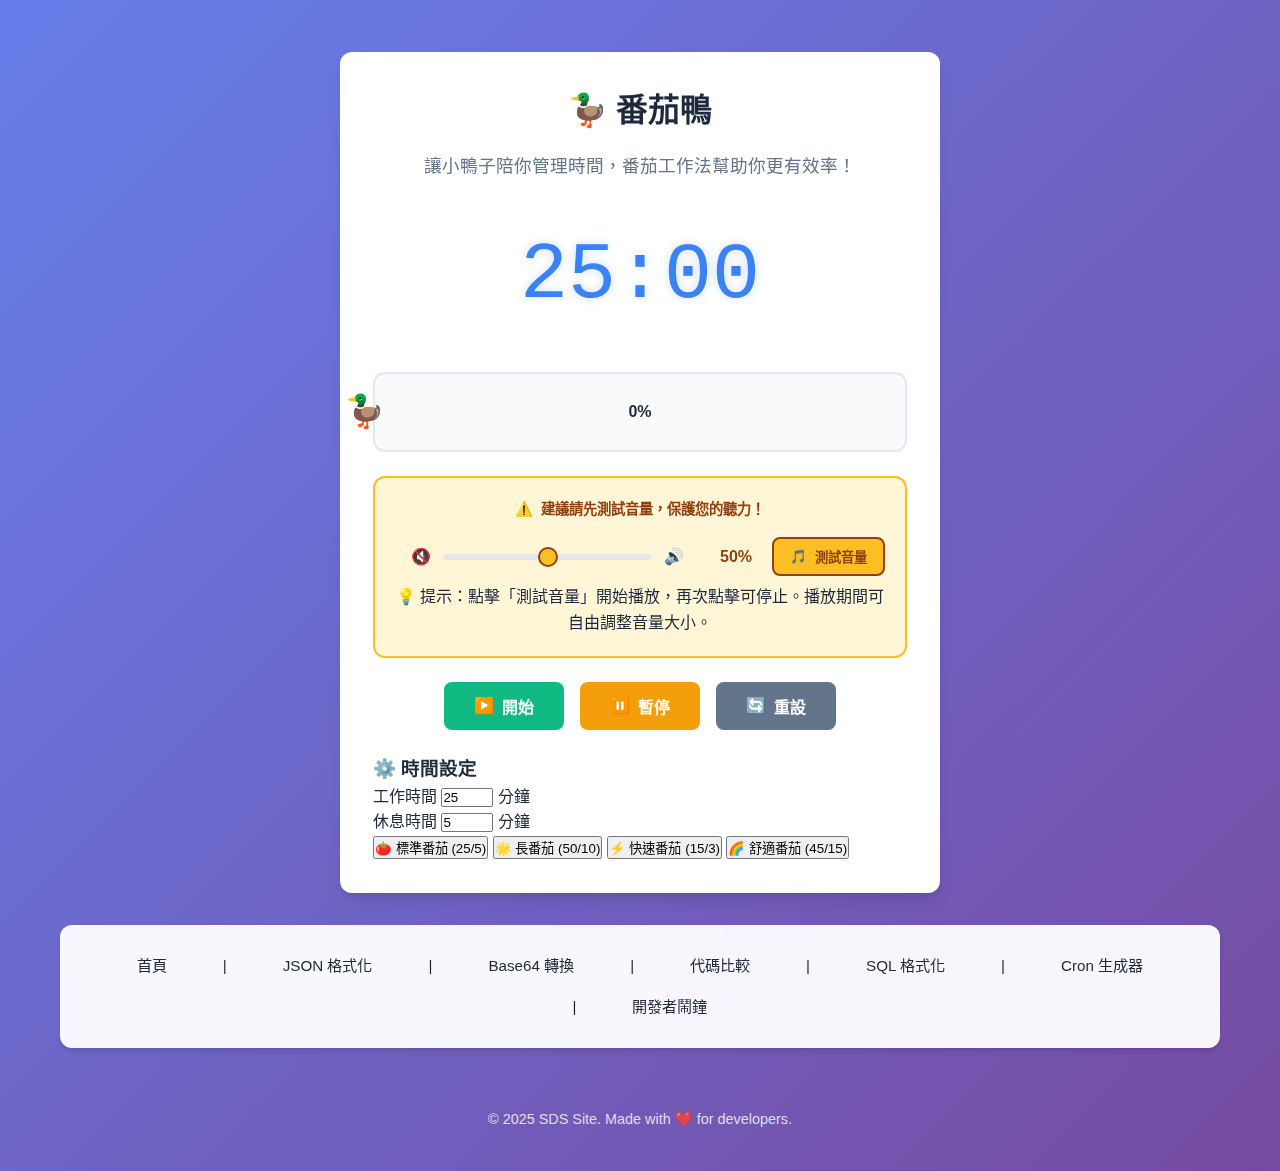
<file: pages/TomatoDuck.html>
<!DOCTYPE html>
<html lang="zh-TW">
<head>
    <meta charset="UTF-8">
    <meta name="viewport" content="width=device-width, initial-scale=1.0">
    <title>Duck Pomodoro - 番茄鴨</title>
    <link rel="stylesheet" href="styles.css">

    <!-- Toast JS -->
    <script src="util/Toast.js"></script>

    <!-- 統一導航組件 -->
    <script src="components/navigation.js"></script>

    <style>
        body {
            background: linear-gradient(135deg, var(--hero-bg-start), var(--hero-bg-end));
            min-height: 100vh;
            color: var(--text-primary);
            line-height: 1.6;
        }

        h1 {
            color: var(--text-primary);
            font-size: 2rem;
            font-weight: 700;
            text-align: center;
            margin-bottom: 1rem;
        }

        .intro-text {
            color: var(--text-secondary);
            font-size: 1.1rem;
            text-align: center;
            margin-bottom: 2rem;
        }

        .timer-container {
            background: var(--bg-primary);
            backdrop-filter: blur(15px);
            border: 1px solid rgba(255, 255, 255, 0.2);
            max-width: 600px;
            margin: 2rem auto;
            padding: 2rem;
            border-radius: var(--radius-lg);
            box-shadow: var(--shadow-lg);
        }

        .timer-display {
            font-size: 5rem;
            text-align: center;
            margin: 2rem 0;
            font-family: 'Digital', monospace;
            color: var(--primary-color);
            text-shadow: 0 0 10px rgba(74, 144, 226, 0.3);
        }

        .timer-controls {
            display: flex;
            gap: 16px;
            justify-content: center;
            flex-wrap: wrap;
            margin: 24px 0;
        }

        .alarm-btn {
            padding: 12px 24px;
            border: none;
            border-radius: var(--radius-md);
            font-weight: 600;
            font-size: 1rem;
            cursor: pointer;
            transition: all 0.3s ease;
            display: flex;
            align-items: center;
            gap: 8px;
            min-width: 120px;
            justify-content: center;
        }

        .btn-start {
            background: var(--success-color);
            color: white;
        }

        .btn-start:hover {
            background: #059669;
            transform: translateY(-2px);
        }

        .btn-pause {
            background: var(--warning-color);
            color: white;
        }

        .btn-pause:hover {
            background: #d97706;
            transform: translateY(-2px);
        }

        .btn-reset {
            background: var(--secondary-color);
            color: white;
        }

        .btn-reset:hover {
            background: #475569;
            transform: translateY(-2px);
        }

        .progress-container {
            position: relative;
            width: 100%;
            height: 80px;
            background: var(--bg-secondary);
            border-radius: var(--radius-lg);
            margin: 24px 0;
            border: 2px solid var(--border-color);
            overflow: visible;
        }

        .progress-bar {
            height: 100%;
            background: linear-gradient(90deg, var(--success-color), var(--primary-color));
            border-radius: var(--radius-lg);
            transition: width 1s ease;
            position: relative;
        }

        .progress-duck {
            position: absolute;
            top: 50%;
            transform: translateY(-50%);
            font-size: 2rem;
            transition: all 1s ease;
            z-index: 10;
            animation: duck-walk 2s infinite;
        }

        .progress-text {
            position: absolute;
            top: 50%;
            left: 50%;
            transform: translate(-50%, -50%);
            font-weight: 600;
            color: var(--text-primary);
            z-index: 5;
            text-shadow: 1px 1px 2px rgba(255, 255, 255, 0.8);
        }

        @keyframes duck-walk {
            0%, 100% { 
                transform: translateY(-50%) rotate(-5deg);
            }
            25% { 
                transform: translateY(-55%) rotate(0deg);
            }
            50% { 
                transform: translateY(-50%) rotate(5deg);
            }
            75% { 
                transform: translateY(-45%) rotate(0deg);
            }
        }

        .volume-test-section {
            background: rgba(255, 243, 205, 0.8);
            border: 2px solid #fbbf24;
            border-radius: var(--radius-lg);
            padding: 20px;
            margin: 20px 0;
            text-align: center;
            backdrop-filter: blur(10px);
        }

        .volume-warning {
            color: #92400e;
            font-size: 0.9rem;
            font-weight: 600;
            margin-bottom: 16px;
            display: flex;
            align-items: center;
            justify-content: center;
            gap: 8px;
        }

        .volume-controls {
            display: flex;
            align-items: center;
            justify-content: space-between;
            gap: 16px;
            margin: 8px 0;
            flex-wrap: nowrap;
        }

        .volume-slider-container {
            flex: 1;
            display: flex;
            align-items: center;
            gap: 12px;
            margin: 0 16px;
        }

        .volume-slider {
            flex: 1;
            height: 6px;
            background: #e5e7eb;
            border-radius: 3px;
            outline: none;
            -webkit-appearance: none;
            appearance: none;
            cursor: pointer;
        }

        .volume-slider::-webkit-slider-thumb {
            -webkit-appearance: none;
            width: 20px;
            height: 20px;
            background: #fbbf24;
            border-radius: 50%;
            cursor: pointer;
            border: 2px solid #92400e;
        }

        .volume-value {
            font-weight: 600;
            color: #92400e;
            min-width: 40px;
        }

        .test-sound-btn {
            background: #fbbf24;
            color: #92400e;
            border: 2px solid #92400e;
            padding: 8px 16px;
            border-radius: var(--radius-md);
            font-weight: 600;
            cursor: pointer;
            transition: all 0.3s ease;
            display: flex;
            align-items: center;
            gap: 8px;
        }

        .test-sound-btn:hover {
            background: #f59e0b;
            transform: translateY(-2px);
        }

        .test-sound-btn.playing {
            background: #ef4444;
            color: white;
            border-color: #dc2626;
            animation: pulse 2s infinite;
        }

        @keyframes pulse {
            0%, 100% { opacity: 1; }
            50% { opacity: 0.7; }
        }

        @media (max-width: 768px) {
            .timer-controls {
                flex-direction: column;
                align-items: center;
            }

            .alarm-btn {
                width: 100%;
                max-width: 200px;
            }

            .volume-controls {
                flex-direction: column;
                align-items: stretch;
                gap: 16px;
            }

            .volume-slider-container {
                margin: 0;
            }

            .test-sound-btn {
                width: 100%;
                max-width: 200px;
                justify-content: center;
            }
        }

        .settings {
            margin-top: 2rem;
            padding: 1.5rem;
            background: var(--bg-secondary);
            border: 1px solid var(--border-color);
            border-radius: var(--radius-lg);
        }

        .settings h3 {
            color: var(--text-primary);
            margin-bottom: 1rem;
        }

        .settings label {
            color: var(--text-primary);
            font-weight: 500;
        }

        .settings div {
            margin: 1rem 0;
            display: flex;
            align-items: center;
            gap: 1rem;
        }

        .settings input[type="number"],
        .settings input[type="range"] {
            background: var(--bg-primary);
            border: 1px solid var(--border-color);
            border-radius: var(--radius-md);
            padding: 0.5rem;
            color: var(--text-primary);
            transition: all 0.3s ease;
        }

        .settings input:focus {
            outline: none;
            border-color: var(--primary-color);
            box-shadow: 0 0 0 3px rgba(59, 130, 246, 0.1);
        }

        .toast {
            position: fixed;
            bottom: 20px;
            right: 20px;
            padding: 1rem 2rem;
            background: var(--success-color);
            color: white;
            border-radius: var(--radius-md);
            box-shadow: var(--shadow-lg);
            z-index: 1000;
            animation: slideIn 0.3s ease;
        }

        @keyframes slideIn {
            from { transform: translateX(100%); }
            to { transform: translateX(0); }
        }

        @keyframes slideOut {
            from { transform: translateX(0); }
            to { transform: translateX(100%); }
        }

        .page-description {
            text-align: center;
            color: white;
            margin-bottom: 2rem;
        }

        .page-description h2 {
            font-size: 2rem;
            font-weight: 700;
            margin-bottom: 1rem;
            text-shadow: 0 2px 4px rgba(0,0,0,0.1);
        }

        .page-description p {
            font-size: 1.1rem;
            opacity: 0.9;
            font-weight: 400;
        }
    </style>
</head>
<body>
    <div class="container">
        <main class="timer-container" role="main">
            <h1>🦆 番茄鴨</h1>
            <p class="intro-text">讓小鴨子陪你管理時間，番茄工作法幫助你更有效率！</p>
            <div class="timer-display" id="timer">25:00</div>
            
            <div class="progress-container">
                <div class="progress-bar" id="progress-bar" style="width: 0%;">
                    <div class="progress-duck" id="progress-duck">🦆</div>
                </div>
                <div class="progress-text" id="progress-text">0%</div>
            </div>

            <div class="volume-test-section">
                <div class="volume-warning">
                    <span>⚠️</span>
                    <span>建議請先測試音量，保護您的聽力！</span>
                </div>
                
                <div class="volume-controls">
                    <div class="volume-slider-container">
                        <span>🔇</span>
                        <input type="range" class="volume-slider" id="volumeControl" 
                               min="0" max="100" value="50" aria-label="音量滑桿">
                        <span>🔊</span>
                    </div>
                    <div class="volume-value" id="volume-value" aria-live="polite">50%</div>
                    <button class="test-sound-btn" id="test-sound-btn">
                        <span>🎵</span> 測試音量
                    </button>
                </div>
                
                <div class="safety-note">
                    💡 提示：點擊「測試音量」開始播放，再次點擊可停止。播放期間可自由調整音量大小。
                </div>
            </div>

            <div class="timer-controls">
                <button class="alarm-btn btn-start" id="startBtn">
                    <span>▶️</span> 開始
                </button>
                <button class="alarm-btn btn-pause" id="pauseBtn">
                    <span>⏸️</span> 暫停
                </button>
                <button class="alarm-btn btn-reset" id="resetBtn">
                    <span>🔄</span> 重設
                </button>
            </div>

            <div class="timer-settings">
                <h3>⚙️ 時間設定</h3>
                <div class="countdown-input">
                    <div class="countdown-group">
                        <label for="workTime" class="countdown-label">工作時間</label>
                        <input type="number" class="countdown-number" id="workTime" 
                               min="1" max="60" value="25" aria-label="工作時間（分鐘）">
                        <span class="countdown-unit">分鐘</span>
                    </div>
                    <div class="countdown-group">
                        <label for="breakTime" class="countdown-label">休息時間</label>
                        <input type="number" class="countdown-number" id="breakTime" 
                               min="1" max="30" value="5" aria-label="休息時間（分鐘）">
                        <span class="countdown-unit">分鐘</span>
                    </div>
                </div>
                
                <div class="quick-time-buttons">
                    <button class="quick-time-btn" data-time="25,5">🍅 標準番茄 (25/5)</button>
                    <button class="quick-time-btn" data-time="50,10">🌟 長番茄 (50/10)</button>
                    <button class="quick-time-btn" data-time="15,3">⚡ 快速番茄 (15/3)</button>
                    <button class="quick-time-btn" data-time="45,15">🌈 舒適番茄 (45/15)</button>
                </div>
            </div>
        </main>

        <!-- Navigation -->
        <nav class="navigation" data-auto-navigation>
            <!-- 導航內容會自動載入 -->
        </nav>
    </div>

    <script>
        let isRunning = false;
        let timeLeft = 25 * 60; // 25 minutes in seconds
        let timerInterval;
        let isWorkTime = true;
        let duckAudio;
        let originalTime = 25 * 60; // 記錄原始設定的時間

        const timerDisplay = document.getElementById('timer');
        const startBtn = document.getElementById('startBtn');
        const pauseBtn = document.getElementById('pauseBtn');
        const resetBtn = document.getElementById('resetBtn');
        const volumeControl = document.getElementById('volumeControl');
        const volumeValue = document.getElementById('volume-value');

        // 加載音效
        function loadDuckSound() {
            duckAudio = new Audio('./assets/sounds/duck-quack.mp3');
            duckAudio.volume = 0.5;
        }

        // 播放音效
        function playDuckSound() {
            if (duckAudio) {
                duckAudio.currentTime = 0;
                duckAudio.play().catch(e => console.log('Audio play failed:', e));
            }
        }

        // Toast 通知
        function showToast(message, duration = 3000) {
            const toast = document.createElement('div');
            toast.className = 'toast';
            toast.textContent = message;
            document.body.appendChild(toast);

            setTimeout(() => {
                toast.style.animation = 'slideOut 0.3s ease forwards';
                setTimeout(() => toast.remove(), 300);
            }, duration);
        }

        function updateTimer() {
            const minutes = Math.floor(timeLeft / 60);
            const seconds = timeLeft % 60;
            timerDisplay.textContent = `${minutes.toString().padStart(2, '0')}:${seconds.toString().padStart(2, '0')}`;
            updateProgress();
        }

        function updateProgress() {
            const progress = ((originalTime - timeLeft) / originalTime) * 100;
            const clampedProgress = Math.min(100, Math.max(0, progress)); // 確保進度在 0-100 之間
            
            document.getElementById('progress-bar').style.width = `${clampedProgress}%`;
            document.getElementById('progress-text').textContent = `${Math.round(clampedProgress)}%`;

            // 更新小鴨子位置
            const containerWidth = document.querySelector('.progress-container').offsetWidth;
            const duckSize = 30;
            const maxPosition = containerWidth - duckSize - 10;
            const duckPosition = (clampedProgress / 100) * maxPosition - 30;
            document.getElementById('progress-duck').style.left = `${Math.max(-30, Math.min(maxPosition, duckPosition))}px`;
        }

        // 修改計時器結束的處理
        function handleTimerEnd() {
            clearInterval(timerInterval);
            isRunning = false;
            playDuckSound();
            if (isWorkTime) {
                showToast('🦆 休息時間到了！嘎嘎嘎~');
                timeLeft = parseInt(document.getElementById('breakTime').value) * 60;
                isWorkTime = false;
            } else {
                showToast('🍅 該開始工作了！加油！');
                timeLeft = parseInt(document.getElementById('workTime').value) * 60;
                isWorkTime = true;
            }
            updateTimer();
        }

        startBtn.addEventListener('click', () => {
            if (!isRunning) {
                originalTime = timeLeft; // 開始時記錄目前的時間
                isRunning = true;
                timerInterval = setInterval(() => {
                    timeLeft--;
                    if (timeLeft <= 0) {
                        handleTimerEnd();
                    } else {
                        updateTimer();
                    }
                }, 1000);
            }
        });

        pauseBtn.addEventListener('click', () => {
            clearInterval(timerInterval);
            isRunning = false;
        });

        resetBtn.addEventListener('click', () => {
            clearInterval(timerInterval);
            isRunning = false;
            timeLeft = parseInt(document.getElementById('workTime').value) * 60;
            originalTime = timeLeft; // 重設時更新原始時間
            isWorkTime = true;
            updateTimer();
        });

        // 修改時間設定的處理
        document.getElementById('workTime').addEventListener('change', (e) => {
            if (!isRunning && isWorkTime) {
                timeLeft = parseInt(e.target.value) * 60;
                updateTimer();
            }
        });

        document.getElementById('breakTime').addEventListener('change', (e) => {
            if (!isRunning && !isWorkTime) {
                timeLeft = parseInt(e.target.value) * 60;
                updateTimer();
            }
        });

        // 音量控制
        volumeControl.addEventListener('input', (e) => {
            const volume = parseInt(e.target.value) / 100;
            volumeValue.textContent = `${e.target.value}%`;
            if (duckAudio) {
                duckAudio.volume = volume;
            }
        });
        
        // 初始化音量顯示
        volumeValue.textContent = `${Math.round(volumeControl.value)}%`;

        // 添加快速時間選項的處理
        document.querySelectorAll('.quick-time-btn').forEach(btn => {
            btn.addEventListener('click', () => {
                if (!isRunning) {
                    const [work, rest] = btn.dataset.time.split(',').map(Number);
                    document.getElementById('workTime').value = work;
                    document.getElementById('breakTime').value = rest;
                    timeLeft = work * 60;
                    originalTime = timeLeft;
                    isWorkTime = true;
                    updateTimer();
                    showToast(`✨ 已設定為 ${work} 分鐘工作 / ${rest} 分鐘休息`);
                } else {
                    showToast('⚠️ 請先停止計時器再更改設定');
                }
            });
        });

        // 初始化
        loadDuckSound();
        updateTimer();
    </script>
</body>
</html>
</file>
<file: pages/styles.css>
/* SDS_Site 統一樣式表 */

* {
    margin: 0;
    padding: 0;
    box-sizing: border-box;
}

/* 輔助功能類別 */
.sr-only {
    position: absolute;
    width: 1px;
    height: 1px;
    padding: 0;
    margin: -1px;
    overflow: hidden;
    clip: rect(0, 0, 0, 0);
    white-space: nowrap;
    border: 0;
}


:root {
    --primary-color: #3b82f6;
    --primary-hover: #2563eb;
    --secondary-color: #64748b;
    --success-color: #10b981;
    --error-color: #ef4444;
    --warning-color: #f59e0b;
    --bg-primary: #ffffff;
    --bg-secondary: #f8fafc;
    --bg-tertiary: #f1f5f9;
    --text-primary: #1e293b;
    --text-secondary: #64748b;
    --border-color: #e2e8f0;
    
    /* 新增特殊區域色彩變量 */
    --hero-bg-start: #667eea;
    --hero-bg-end: #764ba2;
    --hero-card-bg: rgba(255, 255, 255, 0.95);
    --hero-card-border: rgba(102, 126, 234, 0.2);
    --hero-title-color: #4c1d95;
    --hero-text-color: #5b21b6;
    --hero-text-light: #7c3aed;
    --hero-highlight-bg: linear-gradient(135deg, rgba(124, 58, 237, 0.1), rgba(139, 92, 246, 0.15));
    --hero-highlight-border: rgba(124, 58, 237, 0.25);
    
    --shadow-sm: 0 1px 2px 0 rgb(0 0 0 / 0.05);
    --shadow-md: 0 4px 6px -1px rgb(0 0 0 / 0.1), 0 2px 4px -2px rgb(0 0 0 / 0.1);
    --shadow-lg: 0 10px 15px -3px rgb(0 0 0 / 0.1), 0 4px 6px -4px rgb(0 0 0 / 0.1);
    --radius-sm: 6px;
    --radius-md: 8px;
    --radius-lg: 12px;
    
    /* Navigation colors */
    --nav-bg: var(--bg-primary);
    --nav-text: var(--text-primary);
    --nav-link-hover: var(--primary-color);
    --nav-active: var(--primary-color);
    --nav-separator: var(--border-color);
}

body {
    font-family: 'Inter', -apple-system, BlinkMacSystemFont, 'Segoe UI', Roboto, sans-serif;
    background: linear-gradient(135deg, #667eea 0%, #764ba2 100%);
    min-height: 100vh;
    color: var(--text-primary);
    line-height: 1.6;
}

.container {
    max-width: 1200px;
    margin: 0 auto;
    padding: 20px;
    min-height: 100vh;
}

/* Header */
.header {
    text-align: center;
    margin-bottom: 40px;
    color: white;
}

.header h1 {
    font-size: 2.5rem;
    font-weight: 700;
    margin-bottom: 8px;
    text-shadow: 0 2px 4px rgba(0,0,0,0.1);
}

.header p {
    font-size: 1.1rem;
    opacity: 0.9;
    font-weight: 400;
}

/* Main Card */
.main-card {
    background: var(--bg-primary);
    border-radius: var(--radius-lg);
    box-shadow: var(--shadow-lg);
    overflow: hidden;
    margin-bottom: 30px;
}

/* 首頁專用卡片 */
.home-card {
    background: rgba(255, 255, 255, 0.95);
    backdrop-filter: blur(10px);
    border: 1px solid rgba(255, 255, 255, 0.2);
    border-radius: var(--radius-lg);
    padding: 40px;
    margin-bottom: 30px;
    box-shadow: var(--shadow-lg);
}

.home-card h2 {
    color: var(--text-primary);
    font-size: 1.8rem;
    font-weight: 600;
    margin-bottom: 16px;
    text-align: center;
}

.home-card p {
    color: var(--text-secondary);
    font-size: 1.1rem;
    text-align: center;
    margin-bottom: 32px;
}

/* 工具列表 */
.tools-grid {
    display: grid;
    grid-template-columns: repeat(auto-fit, minmax(280px, 1fr));
    gap: 20px;
    margin-bottom: 32px;
}

.tool-item {
    background: var(--bg-secondary);
    border: 1px solid var(--border-color);
    border-radius: var(--radius-md);
    padding: 24px;
    text-align: center;
    transition: all 0.3s ease;
    text-decoration: none;
    color: var(--text-primary);
    display: block;
}

.tool-item:hover {
    transform: translateY(-4px);
    box-shadow: var(--shadow-md);
    border-color: var(--primary-color);
}

.tool-icon {
    width: 64px;
    height: 64px;
    margin: 0 auto 16px;
    background: linear-gradient(135deg, var(--primary-color), var(--primary-hover));
    border-radius: 50%;
    display: flex;
    align-items: center;
    justify-content: center;
    font-size: 28px;
    color: white;
}

.tool-icon img {
    width: 40px;
    height: 40px;
    object-fit: contain;
    border-radius: 8px;
}

.tool-item h3 {
    font-size: 1.2rem;
    font-weight: 600;
    margin-bottom: 8px;
    color: var(--text-primary);
}

.tool-item p {
    font-size: 0.9rem;
    color: var(--text-secondary);
    margin-bottom: 0;
}

/* 按鈕樣式 */
.btn {
    padding: 10px 16px;
    border: none;
    border-radius: var(--radius-sm);
    font-weight: 500;
    font-size: 14px;
    cursor: pointer;
    transition: all 0.2s ease;
    display: inline-flex;
    align-items: center;
    gap: 6px;
    text-decoration: none;
}

.btn-primary {
    background: var(--primary-color);
    color: white;
}

.btn-primary:hover {
    background: var(--primary-hover);
    transform: translateY(-1px);
}

.btn-secondary {
    background: var(--bg-primary);
    color: var(--text-secondary);
    border: 1px solid var(--border-color);
}

.btn-secondary:hover {
    background: var(--bg-tertiary);
    color: var(--text-primary);
}

.btn-success {
    background: var(--success-color);
    color: white;
}

.btn-warning {
    background: var(--warning-color);
    color: white;
}

.button {
    display: inline-block;
    padding: 12px 24px;
    background: var(--primary-color);
    color: white;
    text-decoration: none;
    border-radius: var(--radius-md);
    font-weight: 500;
    transition: all 0.3s ease;
    margin: 8px;
}

.button:hover {
    background: var(--primary-hover);
    transform: translateY(-2px);
    box-shadow: var(--shadow-md);
}

/* Toolbar */
.toolbar {
    background: var(--bg-secondary);
    padding: 20px;
    border-bottom: 1px solid var(--border-color);
    display: flex;
    flex-wrap: wrap;
    gap: 12px;
    align-items: center;
}

/* Editor Container - JSON Formatter 專用 */
.editor-container {
    display: grid;
    grid-template-columns: 1fr 1fr;
    gap: 1px;
    background: var(--border-color);
    min-height: 500px;
}

.editor-panel {
    background: var(--bg-primary);
    display: flex;
    flex-direction: column;
}

.panel-header {
    background: var(--bg-secondary);
    padding: 12px 20px;
    border-bottom: 1px solid var(--border-color);
    font-weight: 600;
    font-size: 14px;
    color: var(--text-secondary);
    text-transform: uppercase;
    letter-spacing: 0.5px;
}

.editor {
    flex: 1;
    padding: 20px;
    border: none;
    outline: none;
    font-family: 'JetBrains Mono', 'Consolas', 'Monaco', monospace;
    font-size: 14px;
    line-height: 1.6;
    resize: none;
    background: var(--bg-primary);
    color: var(--text-primary);
}

.editor:focus {
    background: #fafbfc;
}

.output {
    flex: 1;
    padding: 20px;
    font-family: 'JetBrains Mono', 'Consolas', 'Monaco', monospace;
    font-size: 14px;
    line-height: 1.6;
    white-space: pre-wrap;
    overflow-y: auto;
    background: var(--bg-primary);
}

/* Status Bar */
.status-bar {
    background: var(--bg-secondary);
    padding: 12px 20px;
    border-top: 1px solid var(--border-color);
    display: flex;
    justify-content: space-between;
    align-items: center;
    font-size: 13px;
    color: var(--text-secondary);
}

.status-item {
    display: flex;
    align-items: center;
    gap: 6px;
}

.status-valid {
    color: var(--success-color);
}

.status-error {
    color: var(--error-color);
}

.status-warning {
    color: var(--warning-color);
}

/* 圖片上傳區域樣式 */
.image-drop-zone {
    flex: 1;
    position: relative;
    min-height: 300px;
    display: flex;
    align-items: center;
    justify-content: center;
    border: 2px dashed var(--border-color);
    border-radius: var(--radius-md);
    margin: 20px;
    transition: all 0.3s ease;
    background: var(--bg-secondary);
}

.image-drop-zone.dragover {
    border-color: var(--primary-color);
    background: rgba(59, 130, 246, 0.05);
    transform: scale(1.02);
}

.drop-zone-content {
    text-align: center;
    padding: 20px;
}

.drop-zone-icon {
    font-size: 3rem;
    margin-bottom: 1rem;
    opacity: 0.6;
}

.drop-zone-text {
    margin-bottom: 1rem;
}

.drop-zone-text p {
    margin: 0.5rem 0;
    color: var(--text-secondary);
}

.drop-zone-text strong {
    color: var(--text-primary);
    font-weight: 600;
}

.drop-zone-info {
    font-size: 12px;
    color: var(--text-secondary);
    opacity: 0.8;
}

.btn-outline {
    background: transparent;
    border: 2px solid var(--primary-color);
    color: var(--primary-color);
    padding: 8px 16px;
    border-radius: var(--radius-sm);
    cursor: pointer;
    font-weight: 500;
    transition: all 0.3s ease;
}

.btn-outline:hover {
    background: var(--primary-color);
    color: white;
}

.image-preview {
    position: absolute;
    top: 0;
    left: 0;
    right: 0;
    bottom: 0;
    background: var(--bg-primary);
    border-radius: var(--radius-md);
    margin: 20px;
    padding: 20px;
    display: flex;
    flex-direction: column;
    align-items: center;
    justify-content: center;
    border: 2px solid var(--success-color);
}

.image-preview img {
    max-width: 100%;
    max-height: 200px;
    object-fit: contain;
    border-radius: var(--radius-sm);
    box-shadow: var(--shadow-md);
    margin-bottom: 15px;
}

.image-info {
    text-align: center;
    margin-top: 10px;
}

.image-name {
    font-weight: 600;
    color: var(--text-primary);
    margin-bottom: 5px;
    word-break: break-all;
}

.image-size {
    font-size: 12px;
    color: var(--text-secondary);
}

.image-base64-output {
    font-family: 'JetBrains Mono', 'Consolas', 'Monaco', monospace;
    font-size: 12px;
    word-break: break-all;
    white-space: pre-wrap;
}

/* Loading 覆蓋層樣式 */
.image-loading-overlay {
    position: absolute;
    top: 0;
    left: 0;
    right: 0;
    bottom: 0;
    background: rgba(255, 255, 255, 0.95);
    backdrop-filter: blur(4px);
    border-radius: var(--radius-md);
    margin: 20px;
    display: flex;
    flex-direction: column;
    align-items: center;
    justify-content: center;
    z-index: 10;
    border: 2px solid var(--primary-color);
}

.loading-spinner {
    width: 40px;
    height: 40px;
    border: 4px solid var(--border-color);
    border-top: 4px solid var(--primary-color);
    border-radius: 50%;
    animation: spin 1s linear infinite;
    margin-bottom: 15px;
}

@keyframes spin {
    0% { transform: rotate(0deg); }
    100% { transform: rotate(360deg); }
}

.loading-text {
    font-size: 16px;
    font-weight: 600;
    color: var(--text-primary);
    margin-bottom: 10px;
}

.loading-progress {
    font-size: 14px;
    color: var(--text-secondary);
    text-align: center;
    line-height: 1.4;
}

/* Toast 樣式 (如果不存在) */
.toast-container {
    position: fixed;
    top: 20px;
    right: 20px;
    z-index: 1000;
    pointer-events: none;
}

.toast {
    background: white;
    border-radius: var(--radius-md);
    box-shadow: var(--shadow-lg);
    margin-bottom: 10px;
    min-width: 300px;
    max-width: 400px;
    opacity: 0;
    transform: translateX(100%);
    transition: all 0.3s ease-in-out;
    pointer-events: auto;
    border-left: 4px solid;
}

.toast-success {
    border-left-color: var(--success-color);
}

.toast-error {
    border-left-color: var(--error-color);
}

.toast-warning {
    border-left-color: var(--warning-color);
}

.toast-info {
    border-left-color: var(--primary-color);
}

.toast-show {
    opacity: 1;
    transform: translateX(0);
}

.toast-hide {
    opacity: 0;
    transform: translateX(100%);
}

.toast-content {
    display: flex;
    align-items: center;
    padding: 16px;
    gap: 12px;
}

.toast-icon {
    flex-shrink: 0;
}

.toast-success .toast-icon {
    color: var(--success-color);
}

.toast-error .toast-icon {
    color: var(--error-color);
}

.toast-warning .toast-icon {
    color: var(--warning-color);
}

.toast-info .toast-icon {
    color: var(--primary-color);
}

.toast-message {
    flex: 1;
    font-size: 14px;
    line-height: 1.4;
    color: var(--text-primary);
}

.toast-close {
    background: none;
    border: none;
    cursor: pointer;
    padding: 4px;
    border-radius: 4px;
    color: var(--text-secondary);
    transition: all 0.2s ease;
    flex-shrink: 0;
}

.toast-close:hover {
    background: var(--bg-secondary);
    color: var(--text-primary);
}

.toast-progress {
    position: absolute;
    bottom: 0;
    left: 0;
    height: 3px;
    background: currentColor;
    border-radius: 0 0 var(--radius-md) var(--radius-md);
    opacity: 0.3;
    animation: progress linear;
}

@keyframes progress {
    from { width: 100%; }
    to { width: 0%; }
}

/* JSON Syntax Highlighting */
.json-string { color: #059669; }
.json-number { color: #dc2626; }
.json-boolean { color: #7c3aed; }
.json-null { color: #6b7280; }
.json-key { color: #1d4ed8; font-weight: 500; }
.json-punctuation { color: #374151; }

/* Error Message */
.error-message {
    background: #fef2f2;
    border: 1px solid #fecaca;
    color: var(--error-color);
    padding: 16px;
    border-radius: var(--radius-sm);
    margin: 20px;
    font-family: 'JetBrains Mono', monospace;
    font-size: 13px;
}

/* Features Section */
.features {
    display: grid;
    grid-template-columns: repeat(auto-fit, minmax(250px, 1fr));
    gap: 20px;
    margin-top: 40px;
}

.feature-card {
    background: rgba(255, 255, 255, 0.1);
    backdrop-filter: blur(10px);
    border: 1px solid rgba(255, 255, 255, 0.2);
    border-radius: var(--radius-lg);
    padding: 24px;
    color: white;
    text-align: center;
}

.feature-icon {
    width: 48px;
    height: 48px;
    margin: 0 auto 16px;
    background: rgba(255, 255, 255, 0.2);
    border-radius: 50%;
    display: flex;
    align-items: center;
    justify-content: center;
    font-size: 24px;
}

.feature-card h3 {
    font-size: 1.1rem;
    font-weight: 600;
    margin-bottom: 8px;
}

.feature-card p {
    font-size: 0.9rem;
    opacity: 0.9;
    line-height: 1.5;
}

/* 使用說明區域 */
.how-to-use {
    background: rgba(255, 255, 255, 0.95);
    backdrop-filter: blur(10px);
    border: 1px solid rgba(255, 255, 255, 0.2);
    border-radius: var(--radius-lg);
    padding: 32px;
    margin-top: 24px;
    box-shadow: var(--shadow-md);
}

.how-to-use h2 {
    text-align: center;
    color: var(--hero-title-color);
    font-size: 1.8rem;
    font-weight: 600;
    margin-bottom: 32px;
    background: var(--hero-highlight-bg);
    border: 1px solid var(--hero-highlight-border);
    border-radius: var(--radius-md);
    padding: 16px;
}

.steps {
    display: grid;
    grid-template-columns: repeat(auto-fit, minmax(300px, 1fr));
    gap: 24px;
    max-width: 1000px;
    margin: 0 auto;
}

.step {
    display: flex;
    flex-direction: column;
    align-items: center;
    text-align: center;
    padding: 24px;
    background: rgba(255, 255, 255, 0.8);
    border-radius: var(--radius-md);
    border: 1px solid rgba(255, 255, 255, 0.3);
    transition: all 0.3s ease;
}

.step:hover {
    transform: translateY(-4px);
    box-shadow: var(--shadow-lg);
    background: rgba(255, 255, 255, 0.95);
}

.step-number {
    width: 48px;
    height: 48px;
    background: linear-gradient(135deg, var(--primary-color), var(--primary-hover));
    color: white;
    border-radius: 50%;
    display: flex;
    align-items: center;
    justify-content: center;
    font-size: 1.2rem;
    font-weight: 600;
    margin-bottom: 16px;
    box-shadow: 0 4px 12px rgba(59, 130, 246, 0.3);
}

.step h3 {
    color: var(--hero-title-color);
    font-size: 1.2rem;
    font-weight: 600;
    margin-bottom: 12px;
}

.step p {
    color: var(--text-secondary);
    font-size: 0.95rem;
    line-height: 1.6;
    max-width: 280px;
}

@media (max-width: 768px) {
    .how-to-use {
        padding: 24px 20px;
    }
    
    .how-to-use h2 {
        font-size: 1.5rem;
        padding: 12px;
    }
    
    .steps {
        grid-template-columns: 1fr;
        gap: 20px;
    }
    
    .step {
        padding: 20px;
    }
}

/* 數據庫支援區域 */
.database-support {
    background: rgba(255, 255, 255, 0.95);
    backdrop-filter: blur(10px);
    border: 1px solid rgba(255, 255, 255, 0.2);
    border-radius: var(--radius-lg);
    padding: 32px;
    margin-top: 24px;
    box-shadow: var(--shadow-md);
}

.database-support h2 {
    text-align: center;
    color: var(--hero-title-color);
    font-size: 1.8rem;
    font-weight: 600;
    margin-bottom: 32px;
    background: var(--hero-highlight-bg);
    border: 1px solid var(--hero-highlight-border);
    border-radius: var(--radius-md);
    padding: 16px;
}

.database-grid {
    display: grid;
    grid-template-columns: repeat(auto-fit, minmax(280px, 1fr));
    gap: 20px;
    max-width: 1200px;
    margin: 0 auto;
}

.database-card {
    background: rgba(255, 255, 255, 0.8);
    border: 1px solid rgba(255, 255, 255, 0.3);
    border-radius: var(--radius-md);
    padding: 24px;
    text-align: center;
    transition: all 0.3s ease;
    display: flex;
    flex-direction: column;
    align-items: center;
}

.database-card:hover {
    transform: translateY(-4px);
    box-shadow: var(--shadow-lg);
    background: rgba(255, 255, 255, 0.95);
    border-color: var(--primary-color);
}

.database-icon {
    font-size: 2.5rem;
    margin-bottom: 16px;
    height: 60px;
    display: flex;
    align-items: center;
    justify-content: center;
}

.database-card h3 {
    color: var(--hero-title-color);
    font-size: 1.3rem;
    font-weight: 600;
    margin-bottom: 12px;
}

.database-card p {
    color: var(--text-secondary);
    font-size: 0.9rem;
    line-height: 1.6;
    max-width: 260px;
}

@media (max-width: 768px) {
    .database-support {
        padding: 24px 20px;
    }
    
    .database-support h2 {
        font-size: 1.5rem;
        padding: 12px;
    }
    
    .database-grid {
        grid-template-columns: repeat(auto-fit, minmax(240px, 1fr));
        gap: 16px;
    }
    
    .database-card {
        padding: 20px;
    }
    
    .database-icon {
        font-size: 2rem;
        height: 50px;
    }
}

/* 導航區域 */
.navigation {
    text-align: center;
    margin-top: 24px;
    background: rgba(255, 255, 255, 0.95);
    backdrop-filter: blur(10px);
    border: 1px solid rgba(255, 255, 255, 0.2);
    border-radius: var(--radius-lg);
    padding: 20px;
    box-shadow: var(--shadow-md);
}

.nav-link {
    color: var(--text-primary);
    text-decoration: none;
    font-size: 0.95rem;
    margin: 0 12px;
    padding: 8px 16px;
    border-radius: var(--radius-sm);
    transition: all 0.3s ease;
    font-weight: 500;
    display: inline-block;
}

.nav-link:hover {
    color: var(--primary-color);
    background: rgba(59, 130, 246, 0.1);
    transform: translateY(-1px);
}

/* 響應式設計 */
@media (max-width: 768px) {
    .container {
        padding: 15px;
    }

    .header h1 {
        font-size: 2rem;
    }

    .header p {
        font-size: 1rem;
    }

    .home-card {
        padding: 24px;
    }

    .home-card h2 {
        font-size: 1.5rem;
    }

    .tools-grid {
        grid-template-columns: 1fr;
    }

    .editor-container {
        grid-template-columns: 1fr;
        grid-template-rows: 300px 300px;
    }

    .toolbar {
        padding: 15px;
        flex-wrap: wrap;
        gap: 8px;
    }

    .btn {
        padding: 8px 12px;
        font-size: 13px;
        flex: 1;
        min-width: 120px;
    }

    .features {
        grid-template-columns: 1fr;
    }
    
    /* 圖片上傳區域響應式 */
    .image-drop-zone {
        min-height: 200px;
        margin: 15px;
    }
    
    .drop-zone-icon {
        font-size: 2rem;
    }
    
    .image-preview {
        margin: 15px;
        padding: 15px;
    }
    
    .image-preview img {
        max-height: 150px;
    }
    
    /* Loading 覆蓋層響應式 */
    .image-loading-overlay {
        margin: 15px;
        padding: 15px;
    }
    
    .loading-spinner {
        width: 30px;
        height: 30px;
        border-width: 3px;
    }
    
    .loading-text {
        font-size: 14px;
    }
    
    .loading-progress {
        font-size: 12px;
    }
    
    /* Toast 響應式 */
    .toast-container {
        right: 10px;
        top: 10px;
    }
    
    .toast {
        min-width: 250px;
        max-width: 300px;
    }
    
    /* 導航區域響應式 */
    .navigation {
        padding: 16px;
        margin-top: 20px;
    }
    
    .nav-link {
        display: block;
        margin: 8px 0;
        padding: 12px 20px;
        font-size: 0.9rem;
    }
    
    /* Info Card 響應式 */
    .info-card {
        padding: 20px;
        margin: 20px 0;
    }
    
    .info-card::before {
        top: 20px;
        left: 20px;
        width: 28px;
        height: 28px;
        font-size: 1.1rem;
    }
    
    .info-card-content {
        margin-left: 48px;
    }
    
    .info-card h4 {
        font-size: 1rem;
    }
    
    .info-card p {
        font-size: 0.9rem;
    }
    
    /* 首頁按鈕響應式 */
    .home-card .button {
        width: 100%;
        margin: 8px 0 !important;
        text-align: center;
    }
    
    .home-card div[style*="display: flex"] {
        flex-direction: column !important;
        align-items: center !important;
    }
    
    /* Hero CTA 響應式 */
    .hero-cta-buttons {
        flex-direction: column !important;
        align-items: center !important;
        gap: 12px !important;
    }
    
    .hero-cta-button {
        width: 90%;
        max-width: 280px;
    }
    
    .hero-cta-section h2 {
        font-size: 1.5rem;
    }
    
    .hero-cta-section p {
        font-size: 1rem;
    }
}

/* 建置中狀態樣式 */
.coming-soon {
    color: var(--warning-color) !important;
    font-style: italic;
    position: relative;
}

.coming-soon::after {
    content: " 🚧";
    opacity: 0.7;
}

.contact-item.disabled {
    opacity: 0.7;
    position: relative;
}

.contact-item.disabled .icon {
    color: var(--warning-color);
}

.status-badge {
    display: inline-block;
    padding: 4px 8px;
    background: rgba(245, 158, 11, 0.1);
    border: 1px solid rgba(245, 158, 11, 0.3);
    border-radius: 12px;
    font-size: 0.75rem;
    font-weight: 500;
    color: var(--warning-color);
    margin-left: 8px;
    vertical-align: middle;
}

.info-card {
    background: rgba(255, 255, 255, 0.95);
    backdrop-filter: blur(15px);
    border: 1px solid rgba(102, 126, 234, 0.2);
    border-radius: var(--radius-lg);
    padding: 24px;
    margin: 24px 0;
    position: relative;
    box-shadow: 0 8px 32px rgba(102, 126, 234, 0.1);
    transition: all 0.3s ease;
}

.info-card:hover {
    box-shadow: 0 12px 40px rgba(102, 126, 234, 0.15);
    transform: translateY(-2px);
}

.info-card::before {
    content: "ℹ️";
    position: absolute;
    top: 24px;
    left: 24px;
    font-size: 1.3rem;
    background: linear-gradient(135deg, var(--primary-color), var(--primary-hover));
    border-radius: 50%;
    width: 32px;
    height: 32px;
    display: flex;
    align-items: center;
    justify-content: center;
    box-shadow: 0 4px 12px rgba(59, 130, 246, 0.3);
}

.info-card-content {
    margin-left: 56px;
}

.info-card h4 {
    color: var(--hero-title-color);
    margin-bottom: 12px;
    font-weight: 600;
    font-size: 1.1rem;
}

.info-card p {
    color: var(--text-primary);
    line-height: 1.7;
    font-size: 0.95rem;
}

@media (max-width: 480px) {
    .header h1 {
        font-size: 1.8rem;
    }

    .home-card {
        padding: 20px;
    }

    .tool-icon {
        width: 48px;
        height: 48px;
        font-size: 20px;
    }
    
    .tool-icon img {
        width: 28px;
        height: 28px;
    }
}

/* Toast 通知系統樣式 */
.toast-container {
    position: fixed;
    top: 20px;
    right: 20px;
    z-index: 10000;
    max-width: 400px;
    width: 100%;
    pointer-events: none;
}

.toast {
    background: #ffffff;
    border-radius: var(--radius-md);
    box-shadow: var(--shadow-lg);
    margin-bottom: 12px;
    transform: translateX(400px);
    opacity: 0;
    transition: all 0.3s cubic-bezier(0.175, 0.885, 0.32, 1.275);
    pointer-events: auto;
    position: relative;
    overflow: hidden;
    border-left: 4px solid;
    backdrop-filter: blur(10px);
}

.toast-show {
    transform: translateX(0);
    opacity: 1;
}

.toast-hide {
    transform: translateX(400px);
    opacity: 0;
    transition: all 0.3s ease-in;
}

.toast-content {
    display: flex;
    align-items: flex-start;
    padding: 16px;
    gap: 12px;
    position: relative;
}

.toast-icon {
    flex-shrink: 0;
    width: 24px;
    height: 24px;
    display: flex;
    align-items: center;
    justify-content: center;
    border-radius: 50%;
    margin-top: 2px;
}

.toast-message {
    flex: 1;
    font-size: 14px;
    line-height: 1.5;
    color: var(--text-primary);
    font-weight: 500;
    word-wrap: break-word;
}

.toast-close {
    flex-shrink: 0;
    background: none;
    border: none;
    color: var(--text-secondary);
    cursor: pointer;
    padding: 4px;
    border-radius: var(--radius-sm);
    transition: all 0.2s ease;
    margin-top: -2px;
}

.toast-close:hover {
    background: rgba(0, 0, 0, 0.1);
    color: var(--text-primary);
}

.toast-progress {
    position: absolute;
    bottom: 0;
    left: 0;
    height: 3px;
    background: currentColor;
    border-radius: 0 0 var(--radius-md) var(--radius-md);
    animation: toast-progress 3s linear forwards;
    opacity: 0.7;
}

/* Toast 類型樣式 */
.toast-success {
    border-left-color: var(--success-color);
    background: #ffffff;
}

.toast-success .toast-icon {
    color: var(--success-color);
    background: rgba(16, 185, 129, 0.1);
}

.toast-success .toast-progress {
    color: var(--success-color);
}

.toast-error {
    border-left-color: var(--error-color);
    background: #ffffff;
}

.toast-error .toast-icon {
    color: var(--error-color);
    background: rgba(239, 68, 68, 0.1);
}

.toast-error .toast-progress {
    color: var(--error-color);
}

.toast-warning {
    border-left-color: var(--warning-color);
    background: #ffffff;
}

.toast-warning .toast-icon {
    color: var(--warning-color);
    background: rgba(245, 158, 11, 0.1);
}

.toast-warning .toast-progress {
    color: var(--warning-color);
}

.toast-info {
    border-left-color: var(--primary-color);
    background: #ffffff;
}

.toast-info .toast-icon {
    color: var(--primary-color);
    background: rgba(59, 130, 246, 0.1);
}

.toast-info .toast-progress {
    color: var(--primary-color);
}

/* Toast 進度條動畫 */
@keyframes toast-progress {
    from {
        width: 100%;
    }
    to {
        width: 0%;
    }
}

/* Toast 響應式設計 */
@media (max-width: 768px) {
    .toast-container {
        top: 10px;
        right: 10px;
        left: 10px;
        max-width: none;
    }
    
    .toast {
        transform: translateY(-100px);
    }
    
    .toast-show {
        transform: translateY(0);
    }
    
    .toast-hide {
        transform: translateY(-100px);
    }
    
    .toast-content {
        padding: 14px;
    }
    
    .toast-message {
        font-size: 13px;
    }
}

@media (max-width: 480px) {
    .toast-container {
        top: 5px;
        right: 5px;
        left: 5px;
    }
    
    .toast-content {
        padding: 12px;
        gap: 10px;
    }
    
    .toast-icon {
        width: 20px;
        height: 20px;
    }
    
    .toast-message {
        font-size: 12px;
    }
}

/* Toast 暗色主題支援 */
@media (prefers-color-scheme: dark) {
    .toast {
        background: #ffffff;
        color: #1e293b;
    }
    
    .toast-message {
        color: #1e293b;
    }
    
    .toast-close {
        color: #64748b;
    }
    
    .toast-close:hover {
        background: rgba(0, 0, 0, 0.1);
        color: #1e293b;
    }
}

/* Loading Animation */
.loading {
    display: inline-block;
    width: 16px;
    height: 16px;
    border: 2px solid rgba(255,255,255,0.3);
    border-radius: 50%;
    border-top-color: white;
    animation: spin 1s ease-in-out infinite;
}

@keyframes spin {
    to { transform: rotate(360deg); }
}

/* Copy Success Animation */
.copy-success {
    background: var(--success-color) !important;
    transform: scale(0.95);
}

/* Tooltip */
.tooltip {
    position: relative;
}

.tooltip:hover::after {
    content: attr(data-tooltip);
    position: absolute;
    bottom: 100%;
    left: 50%;
    transform: translateX(-50%);
    background: var(--text-primary);
    color: white;
    padding: 6px 12px;
    border-radius: var(--radius-sm);
    font-size: 12px;
    white-space: nowrap;
    z-index: 1000;
    margin-bottom: 5px;
}

.tooltip:hover::before {
    content: '';
    position: absolute;
    bottom: 100%;
    left: 50%;
    transform: translateX(-50%);
    border: 5px solid transparent;
    border-top-color: var(--text-primary);
    z-index: 1000;
}

/* 頁腳 */
.footer {
    text-align: center;
    color: rgba(255, 255, 255, 0.8);
    font-size: 0.9rem;
    margin-top: 40px;
    padding: 20px 0;
}

.footer a {
    color: rgba(255, 255, 255, 0.9);
    text-decoration: none;
}

.footer a:hover {
    color: white;
    text-decoration: underline;
}

/* Hero CTA 區域專用樣式 */
.hero-cta-section {
    background: var(--hero-card-bg);
    backdrop-filter: blur(15px);
    border: 1px solid var(--hero-card-border);
    border-radius: var(--radius-lg);
    padding: 40px;
    margin-bottom: 30px;
    box-shadow: 0 8px 32px rgba(102, 126, 234, 0.1);
    text-align: center;
    position: relative;
    overflow: hidden;
    transition: all 0.3s ease;
}

.hero-cta-section:hover {
    box-shadow: 0 12px 40px rgba(102, 126, 234, 0.15);
    transform: translateY(-2px);
}

.hero-cta-section::before {
    content: '';
    position: absolute;
    top: 0;
    left: 0;
    right: 0;
    bottom: 0;
    background: var(--hero-highlight-bg);
    opacity: 0.6;
    z-index: -1;
    transition: opacity 0.3s ease;
}

.hero-cta-section:hover::before {
    opacity: 0.8;
}

.hero-cta-section h2 {
    color: var(--hero-title-color);
    font-size: 1.8rem;
    font-weight: 700;
    margin-bottom: 20px;
    text-shadow: 0 1px 2px rgba(76, 29, 149, 0.1);
    position: relative;
    z-index: 1;
}

.hero-cta-section p {
    color: var(--hero-text-color);
    font-size: 1.15rem;
    line-height: 1.8;
    margin-bottom: 32px;
    font-weight: 500;
    text-shadow: 0 1px 2px rgba(91, 33, 182, 0.1);
    position: relative;
    z-index: 1;
}

.hero-cta-buttons {
    display: flex;
    gap: 20px;
    justify-content: center;
    flex-wrap: wrap;
}

.hero-cta-button {
    padding: 14px 28px;
    border-radius: var(--radius-md);
    font-weight: 600;
    font-size: 1rem;
    text-decoration: none;
    transition: all 0.3s ease;
    border: none;
    cursor: pointer;
    box-shadow: 0 4px 12px rgba(0, 0, 0, 0.1);
    margin: 0;
    position: relative;
    overflow: hidden;
    z-index: 1;
}

.hero-cta-button::before {
    content: '';
    position: absolute;
    top: 0;
    left: -100%;
    width: 100%;
    height: 100%;
    background: linear-gradient(90deg, transparent, rgba(255, 255, 255, 0.2), transparent);
    transition: left 0.5s ease;
    z-index: -1;
}

.hero-cta-button:hover::before {
    left: 100%;
}

.hero-cta-button.primary {
    background: linear-gradient(135deg, var(--hero-title-color), var(--hero-text-color));
    color: white;
    border: 2px solid transparent;
}

.hero-cta-button.primary:hover {
    background: linear-gradient(135deg, #5b21b6, #7c3aed);
    transform: translateY(-2px);
    box-shadow: 0 8px 25px rgba(76, 29, 149, 0.4);
}

.hero-cta-button.secondary {
    background: linear-gradient(135deg, var(--success-color), #059669);
    color: white;
    border: 2px solid transparent;
}

.hero-cta-button.secondary:hover {
    background: linear-gradient(135deg, #059669, #047857);
    transform: translateY(-2px);
    box-shadow: 0 8px 25px rgba(16, 185, 129, 0.4);
}

.hero-cta-button.building {
    background: linear-gradient(135deg, var(--warning-color), #d97706);
    color: white;
    border: 2px solid transparent;
}

.hero-cta-button.building:hover {
    background: linear-gradient(135deg, #d97706, #b45309);
    transform: translateY(-2px);
    box-shadow: 0 8px 25px rgba(245, 158, 11, 0.4);
}

/* ==================================================
   共用元件樣式 - Common Components
   ================================================== */

/* 自定義複選框組件 - Custom Checkbox Component */
.checkbox-container {
    display: flex;
    align-items: center;
    margin-right: 20px;
    max-width: 280px;
}

.custom-checkbox {
    position: absolute;
    opacity: 0;
    height: 0;
    width: 0;
}

.checkbox-label {
    position: relative;
    padding-left: 30px;
    cursor: pointer;
    font-size: 13px;
    font-weight: 500;
    color: var(--text-primary);
    user-select: none;
    display: flex;
    align-items: center;
    line-height: 1.3;
    word-wrap: break-word;
}

.checkbox-label:before {
    content: '';
    position: absolute;
    left: 0;
    top: 0;
    width: 20px;
    height: 20px;
    border: 2px solid var(--border-color);
    background: var(--bg-primary);
    border-radius: 4px;
    transition: all 0.2s ease;
}

.custom-checkbox:checked + .checkbox-label:before {
    background: var(--primary-color);
    border-color: var(--primary-color);
}

.custom-checkbox:checked + .checkbox-label:after {
    content: '✓';
    position: absolute;
    left: 5px;
    top: 1px;
    color: white;
    font-size: 14px;
}

.custom-checkbox:focus + .checkbox-label:before {
    box-shadow: 0 0 0 3px rgba(99, 102, 241, 0.2);
}

.custom-checkbox:hover + .checkbox-label:before {
    border-color: var(--primary-hover);
}

.custom-checkbox:disabled + .checkbox-label {
    opacity: 0.6;
    cursor: not-allowed;
}

.custom-checkbox:disabled + .checkbox-label:before {
    background: var(--bg-tertiary);
    border-color: var(--border-color);
}

/* 響應式設計 */
@media (max-width: 768px) {
    .checkbox-container {
        max-width: 100%;
        margin-bottom: 12px;
        margin-right: 0;
    }

    .checkbox-label {
        font-size: 12px;
        line-height: 1.4;
    }
}

@media (max-width: 480px) {
    .checkbox-container {
        margin-bottom: 8px;
    }
    
    .checkbox-label {
        font-size: 11px;
        padding-left: 25px;
    }
    
    .checkbox-label:before {
        width: 18px;
        height: 18px;
    }
    
    .custom-checkbox:checked + .checkbox-label:after {
        left: 4px;
        font-size: 12px;
    }
}
</file>
